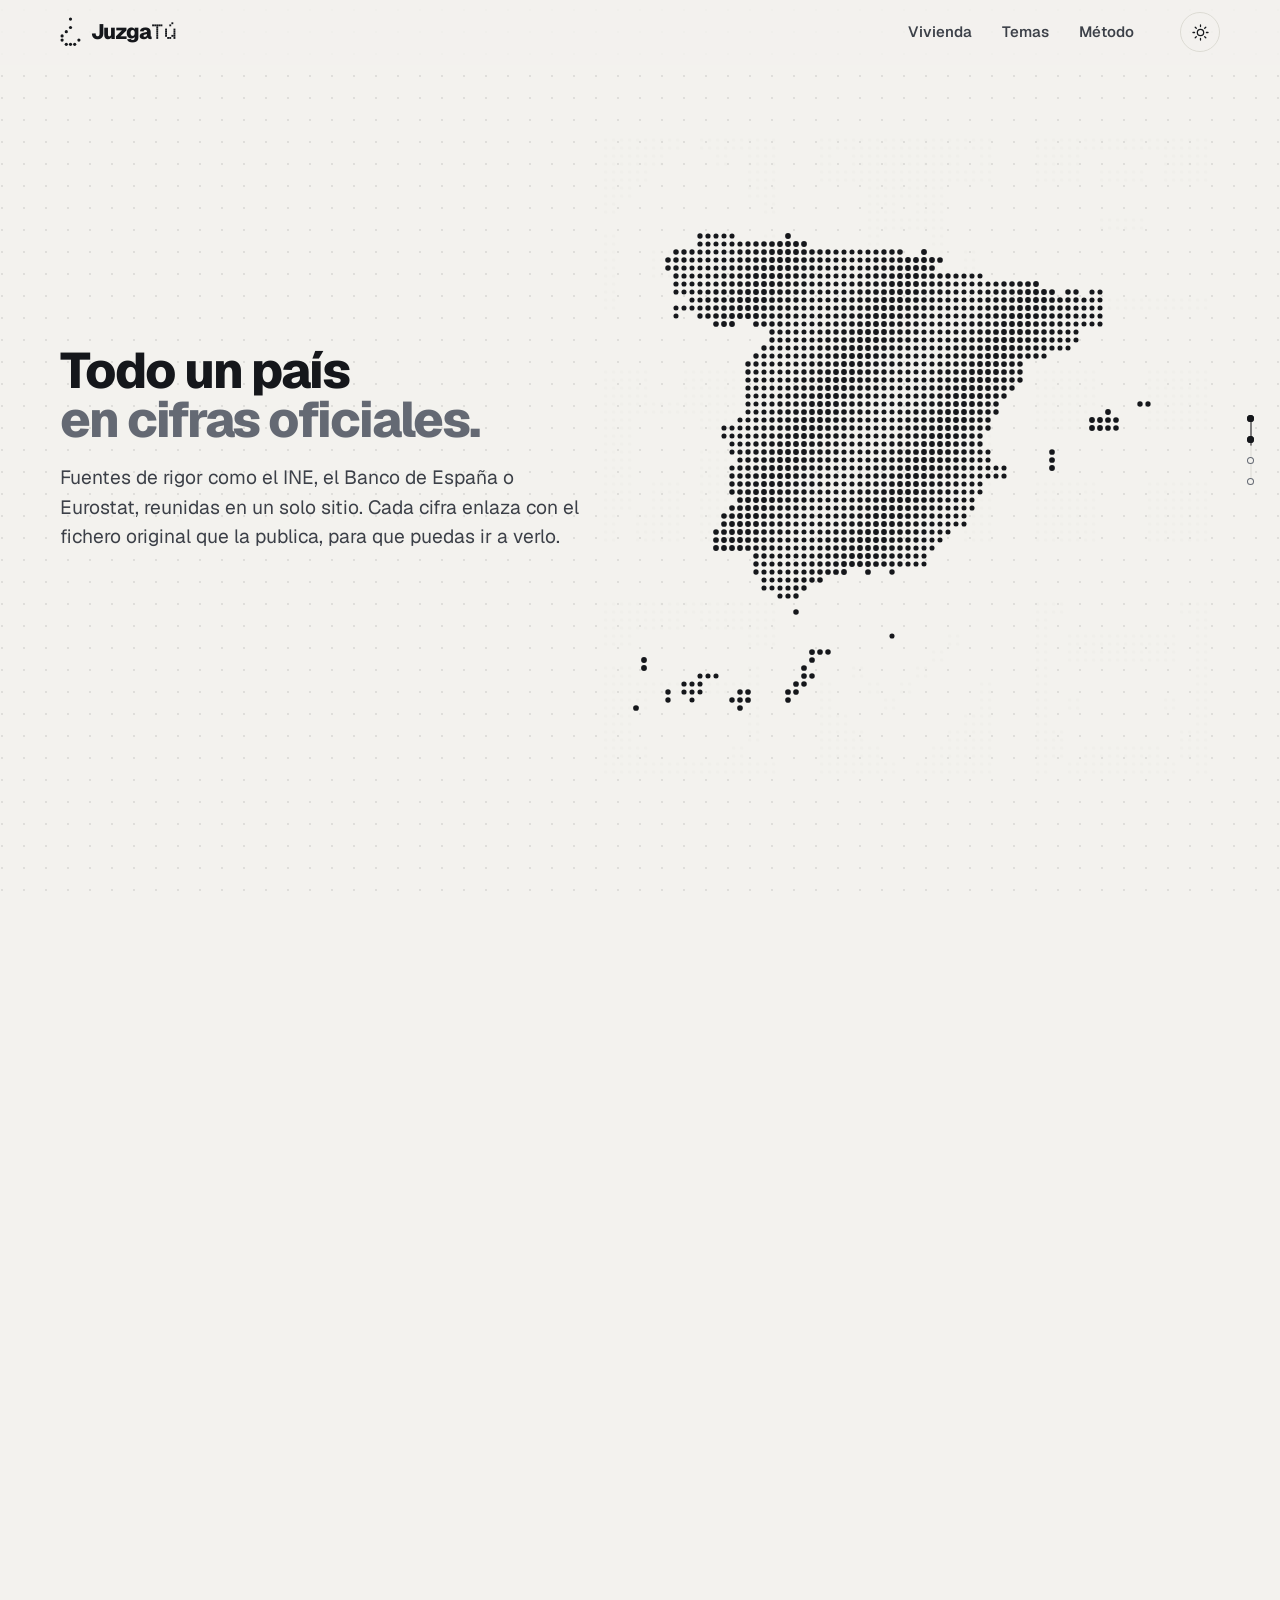
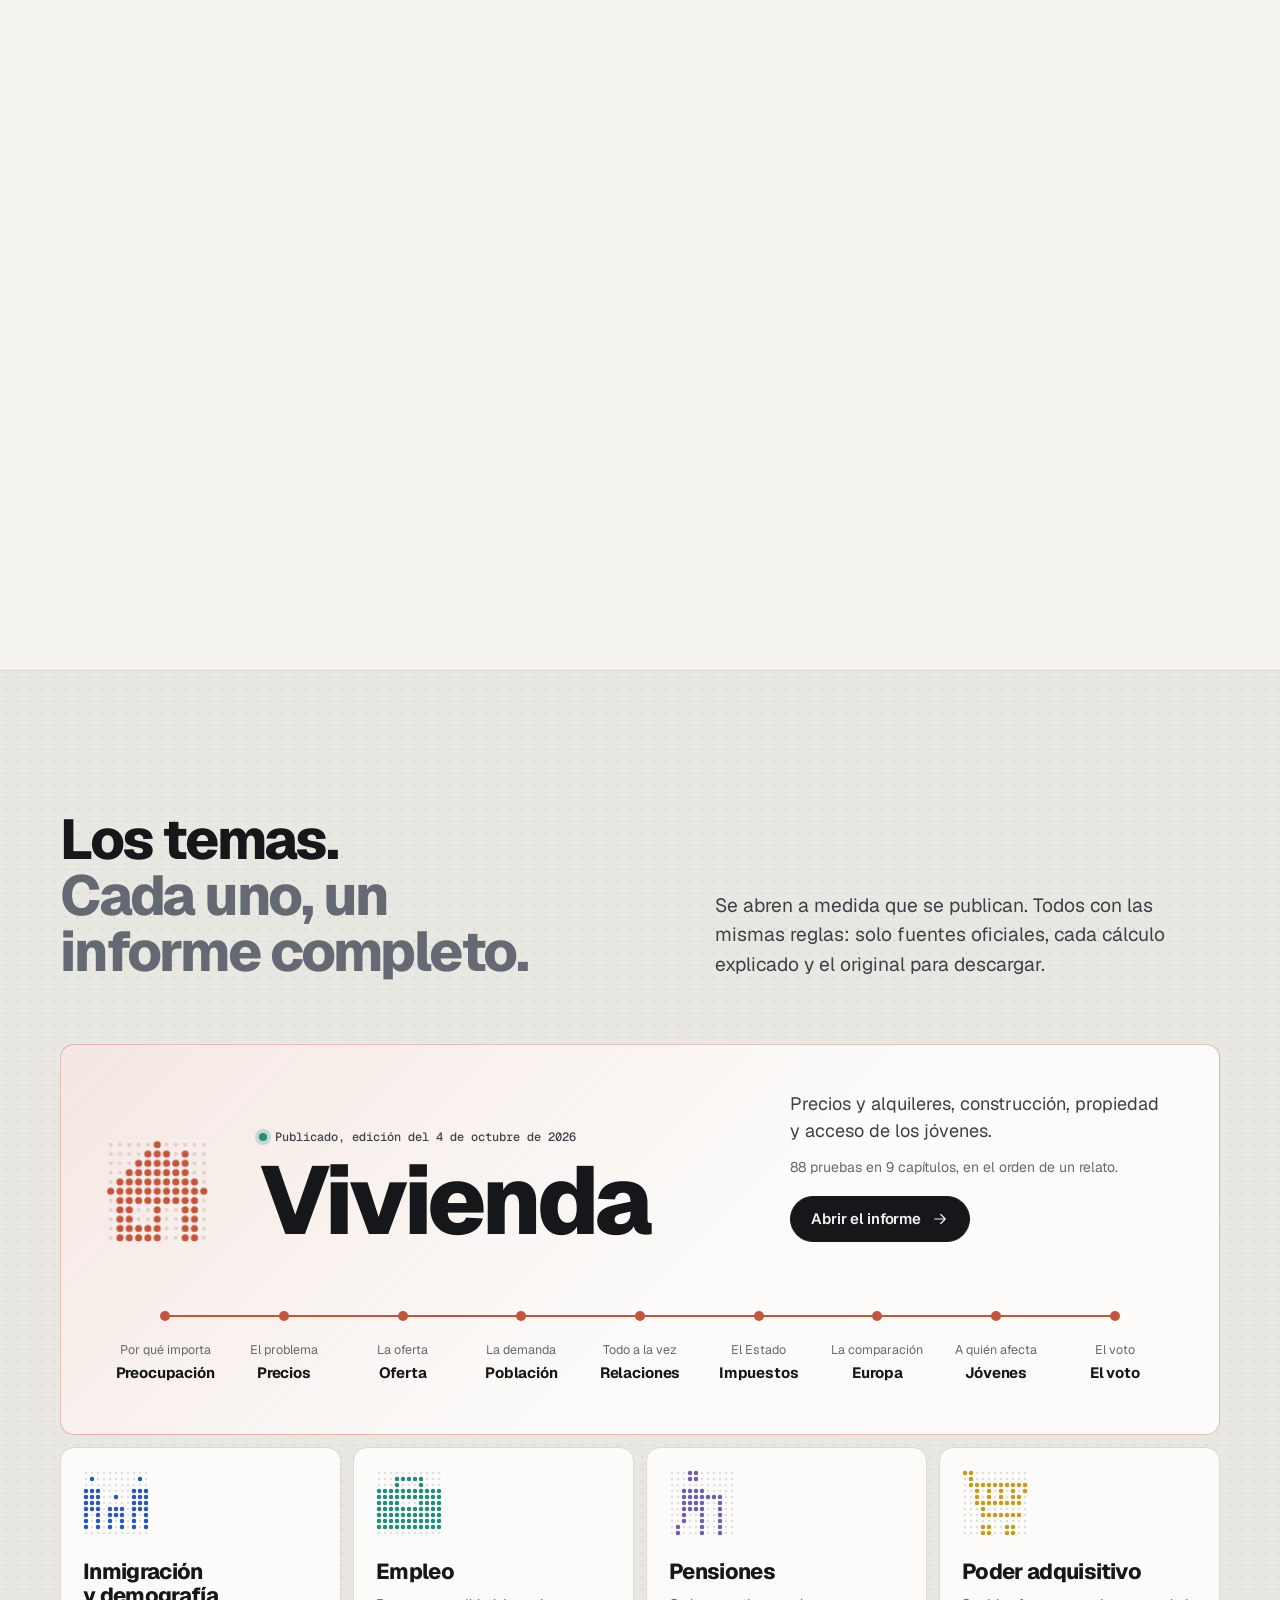
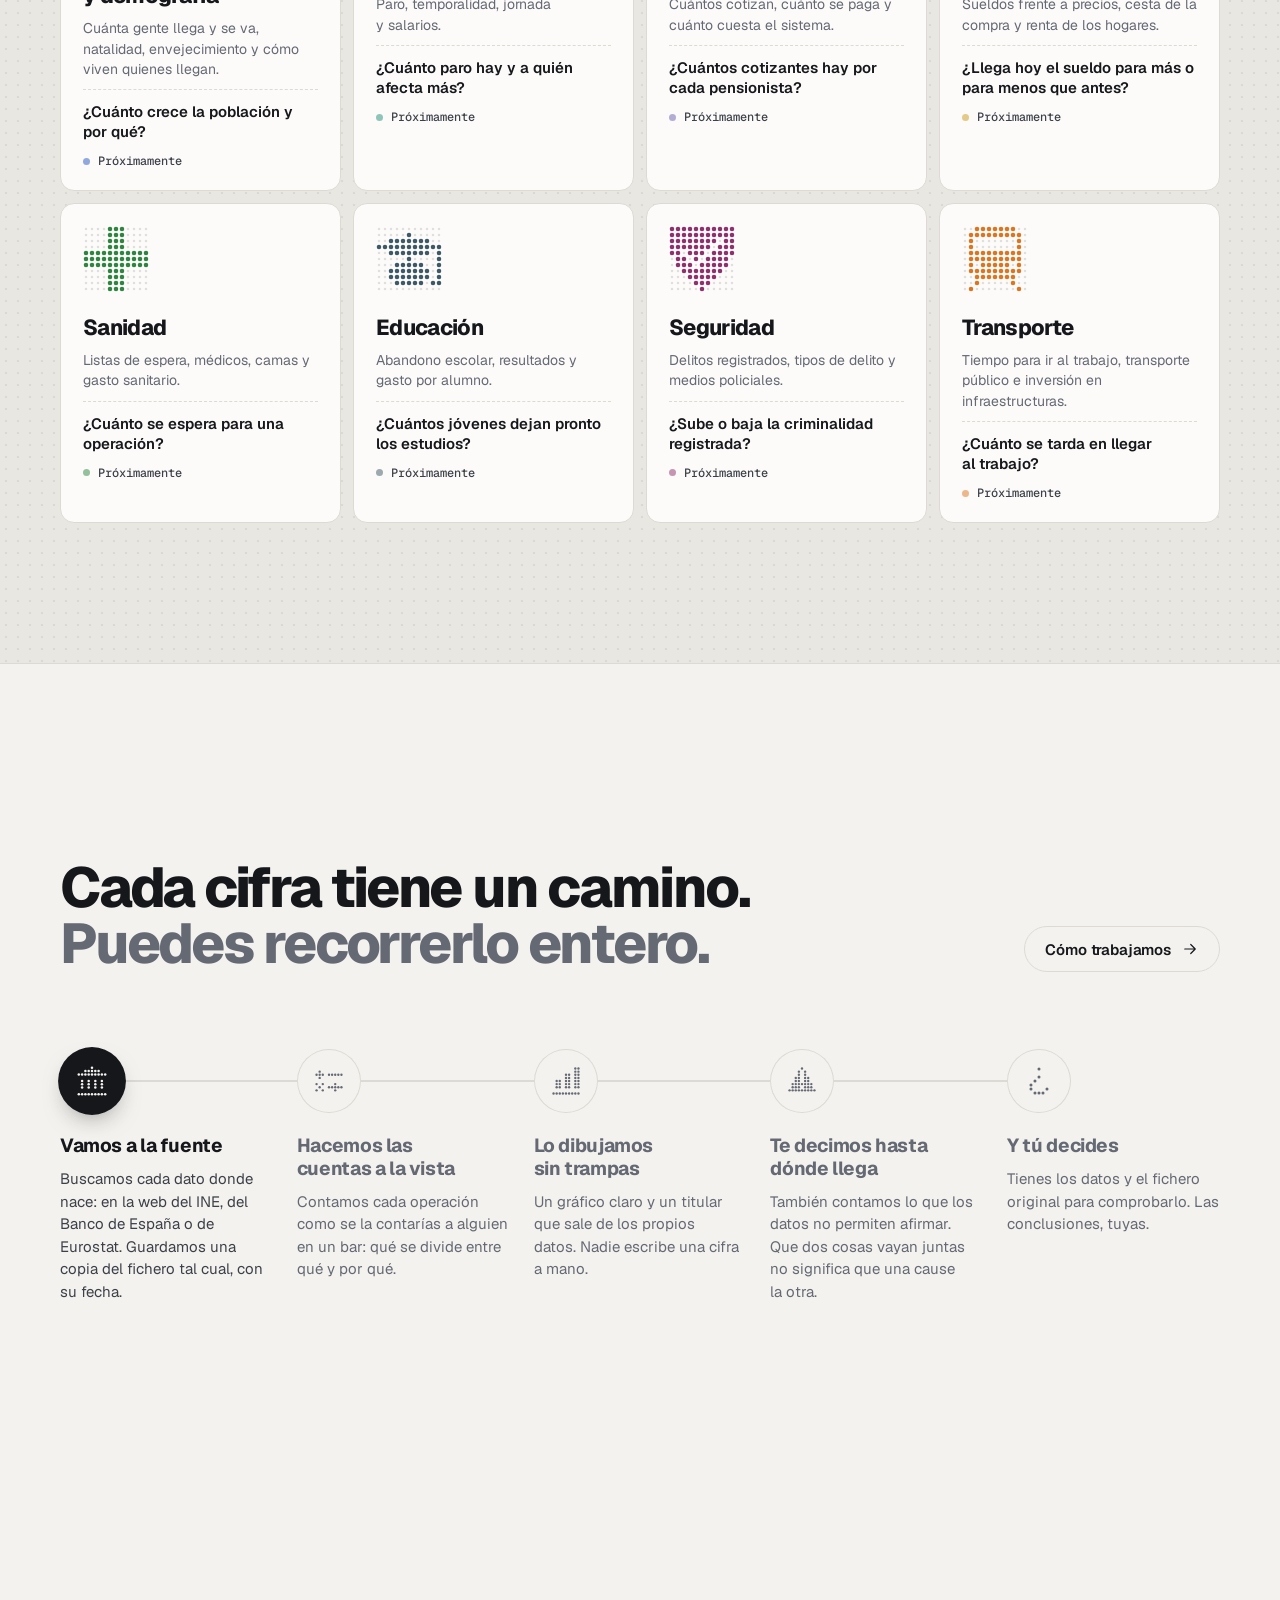
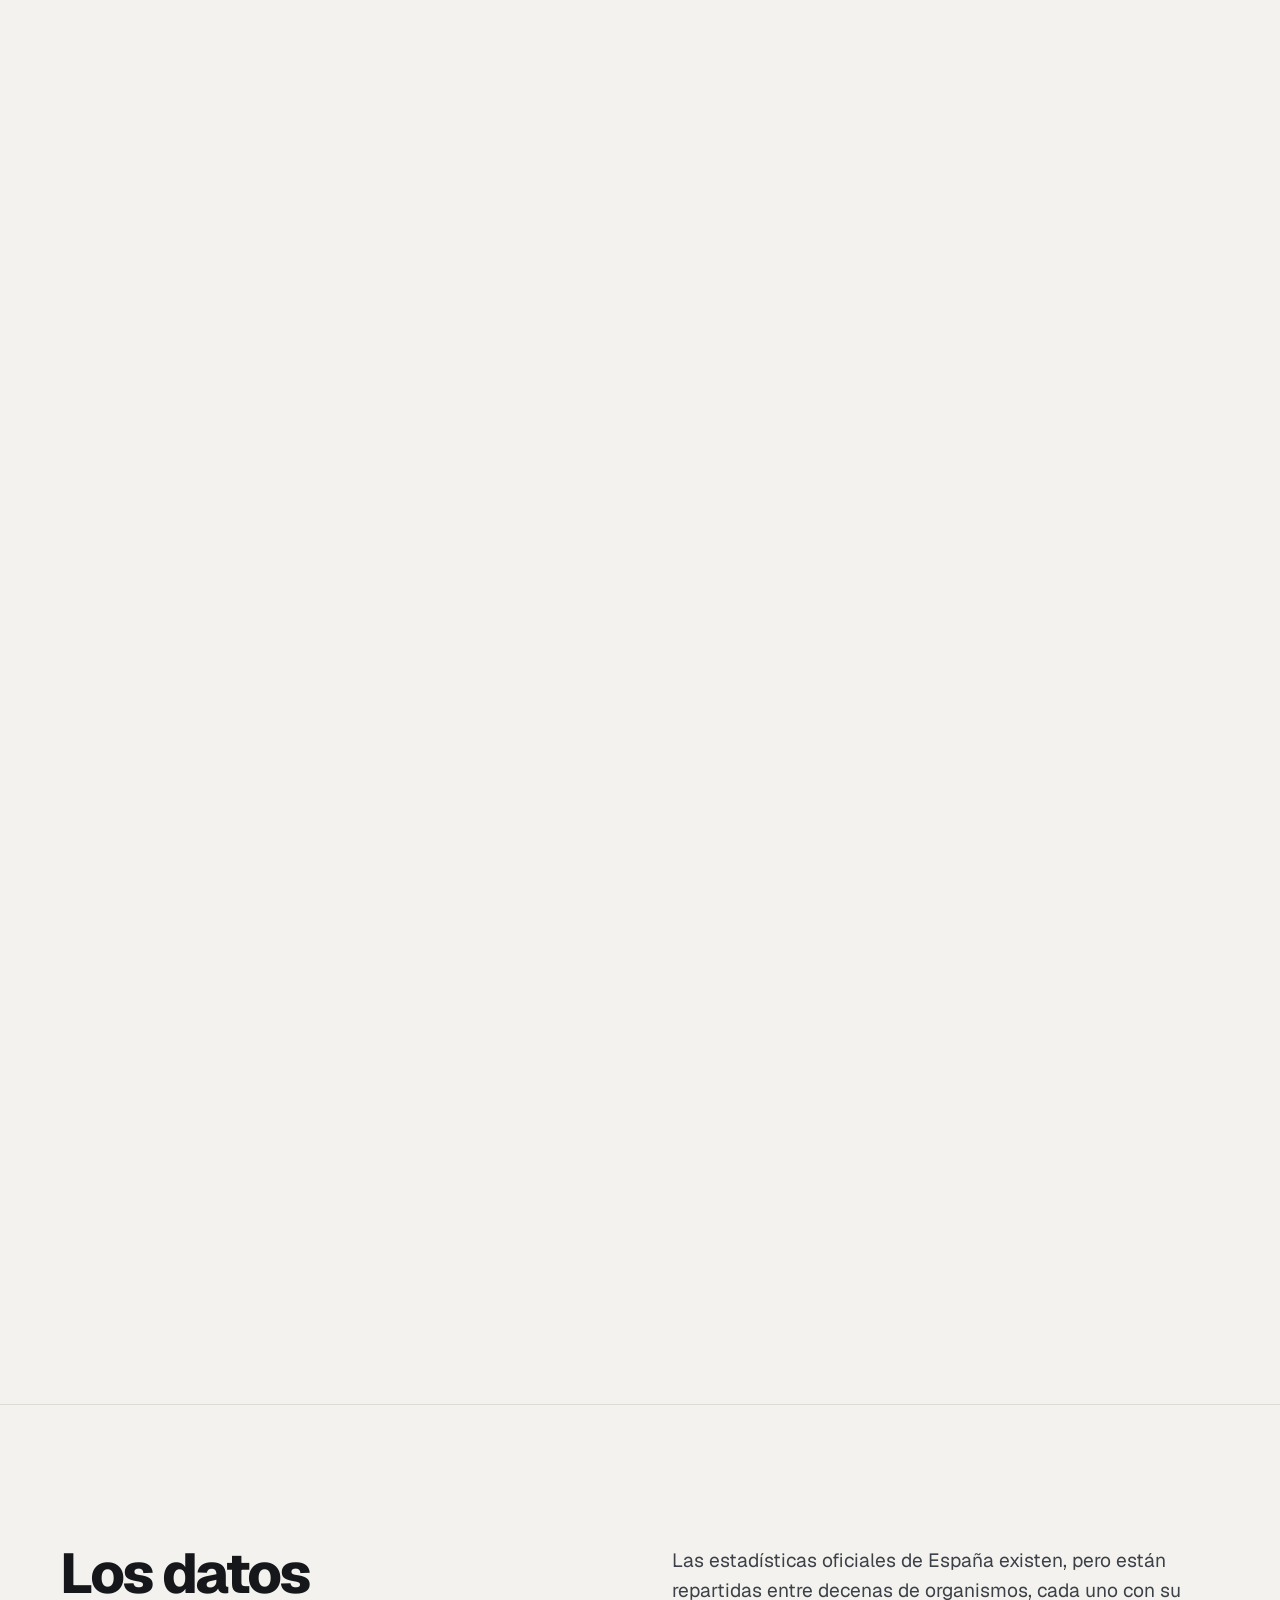
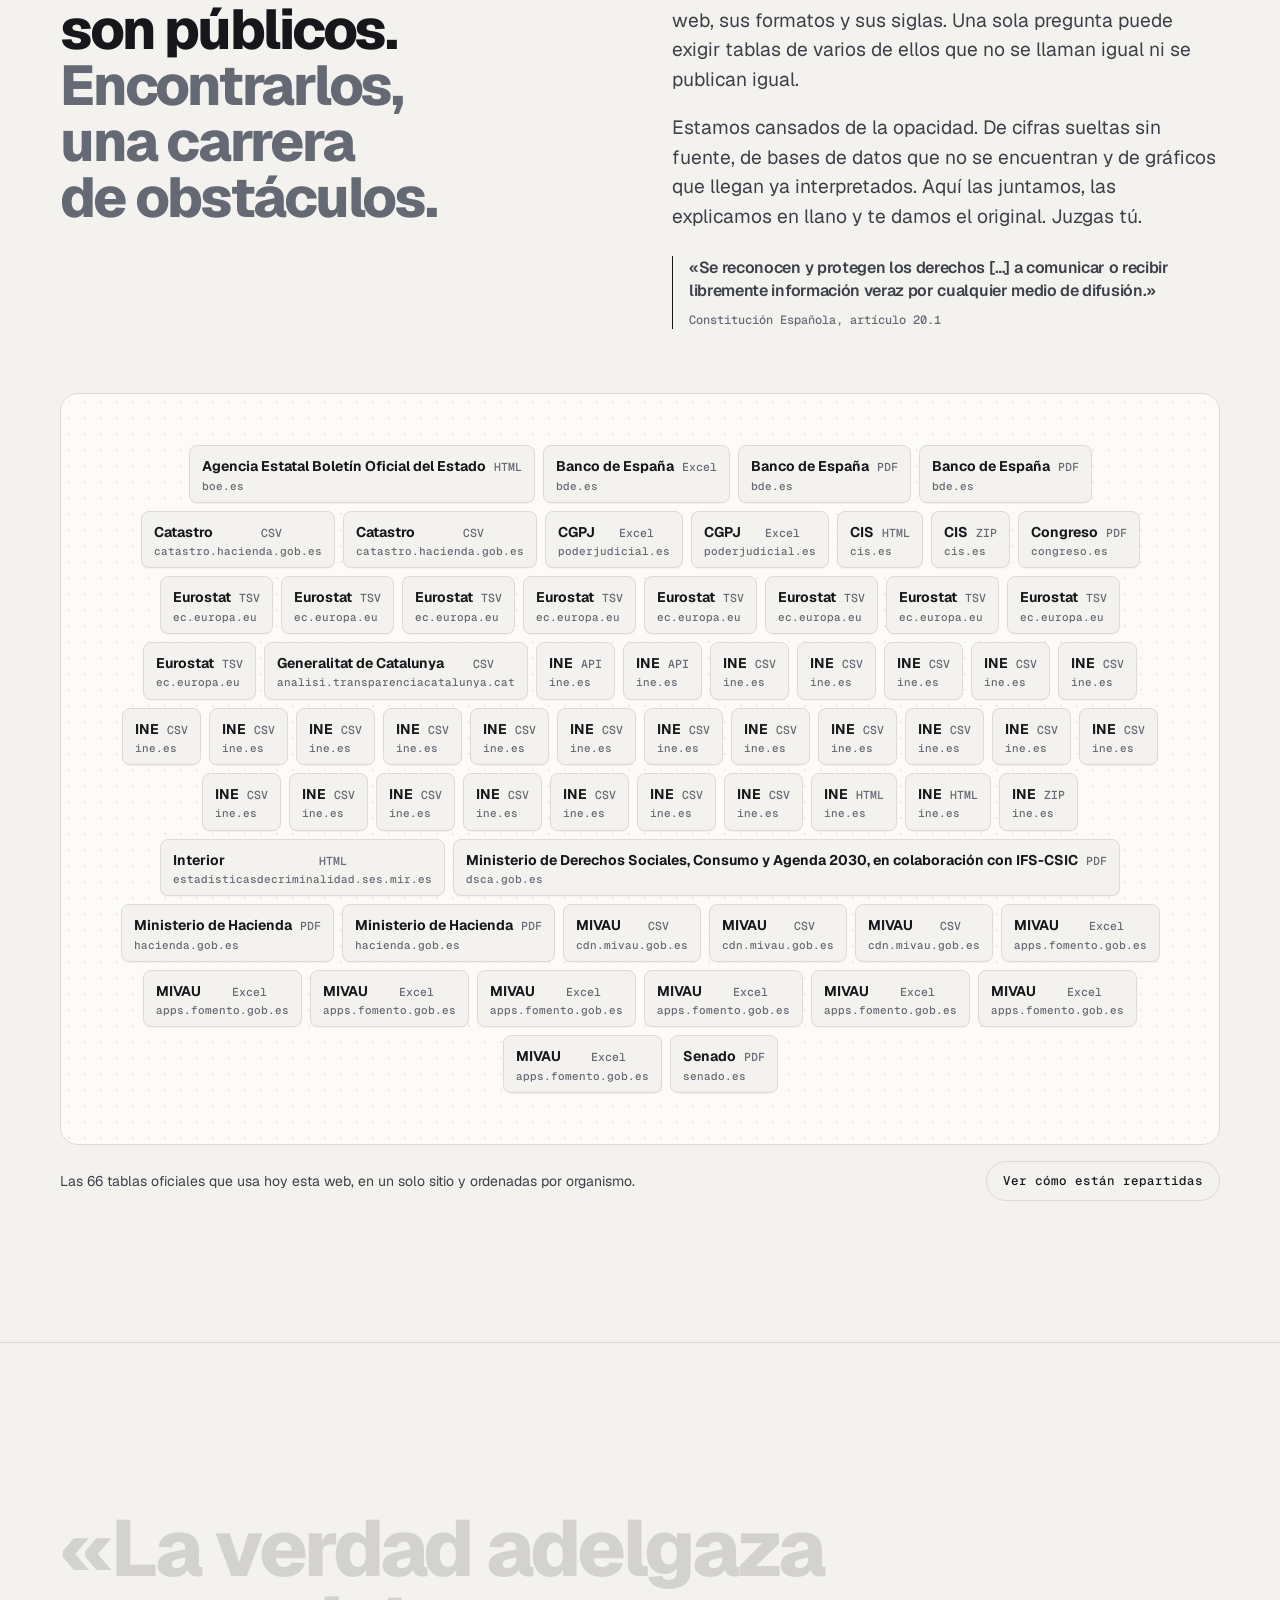
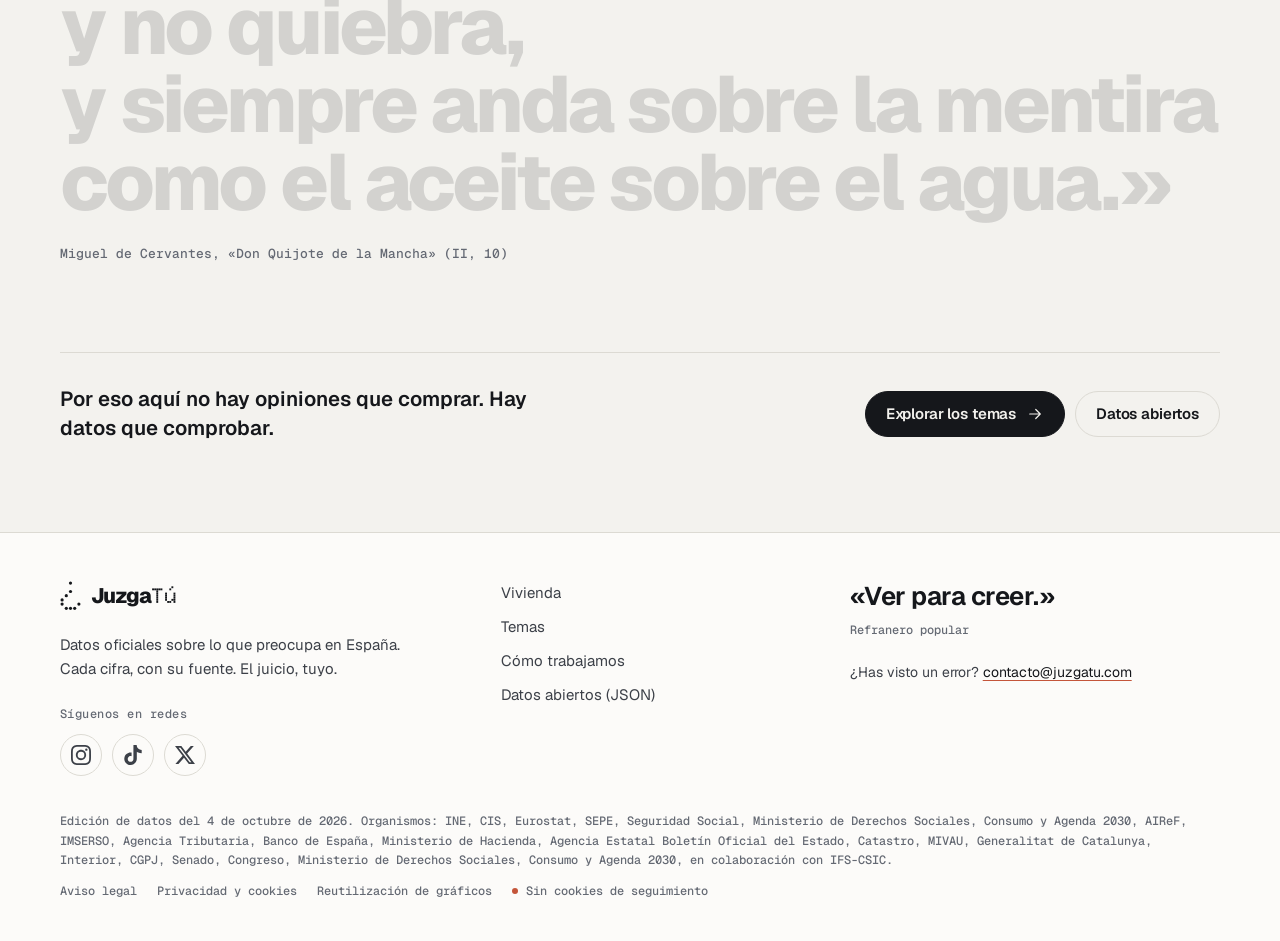
<file: index.html>
<!DOCTYPE html><html lang="es" class="astro-hkbrpulz"><head><meta charset="utf-8"><meta name="viewport" content="width=device-width, initial-scale=1, viewport-fit=cover"><title>JuzgaTú, datos oficiales de España con su fuente</title><meta name="description" content="Los datos oficiales sobre los temas que más preocupan en España: vivienda, inmigración, empleo, pensiones, sanidad, educación, seguridad y transporte. Gráficos claros y el fichero original de cada cifra."><link rel="canonical" href="https://juzgatu.com/"><meta property="og:type" content="website"><meta property="og:locale" content="es_ES"><meta property="og:site_name" content="JuzgaTú"><meta property="og:title" content="JuzgaTú, datos oficiales de España con su fuente"><meta property="og:description" content="Los datos oficiales sobre los temas que más preocupan en España: vivienda, inmigración, empleo, pensiones, sanidad, educación, seguridad y transporte. Gráficos claros y el fichero original de cada cifra."><meta property="og:url" content="https://juzgatu.com/"><meta property="og:image" content="https://juzgatu.com/compartir/juzgatu.jpg"><meta property="og:image:width" content="1200"><meta property="og:image:height" content="630"><meta property="og:image:alt" content="JuzgaTú, datos oficiales de España con su fuente"><meta name="twitter:card" content="summary_large_image"><link rel="sitemap" href="/sitemap.xml"><script type="application/ld+json">{"@context":"https://schema.org","@type":"WebSite","name":"JuzgaTú","url":"https://juzgatu.com/","inLanguage":"es-ES","description":"Datos oficiales de España con su fuente: gráficos claros y el fichero original de cada cifra.","publisher":{"@type":"Organization","name":"JuzgaTú","url":"https://juzgatu.com/","logo":"https://juzgatu.com/favicon.svg","sameAs":["https://www.instagram.com/juzgatu/","https://www.tiktok.com/@JuzgaTu","https://x.com/JuzgaTu"]}}</script><!-- Fondo del tema antes de cargar los estilos: el navegador nunca pinta su blanco por defecto al cambiar de página. --><meta name="color-scheme" content="light dark"><style>html{background:#f3f2ee}@media (prefers-color-scheme:dark){html:not([data-tema="claro"]){background:#111317}}html[data-tema="oscuro"]{background:#111317}</style><meta name="theme-color" media="(prefers-color-scheme: light)" content="#f3f2ee"><meta name="theme-color" media="(prefers-color-scheme: dark)" content="#111317"><!-- La primera pintura espera a tener el contenido principal: al cambiar de página no se ve una página a medias. --><link rel="expect" href="#contenido" blocking="render"><link rel="icon" href="/favicon.svg" type="image/svg+xml"><link rel="preload" href="/fuentes/geist.woff2" as="font" type="font/woff2" crossorigin><link rel="preload" href="/fuentes/doto-v2.woff2" as="font" type="font/woff2" crossorigin><!-- Tema antes de pintar, para que no haya destello. --><script>
      (() => {
        const r = document.documentElement;
        r.classList.add("js");
        try { const t = localStorage.getItem("juzgatu-tema"); if (t === "claro" || t === "oscuro") r.dataset.tema = t; } catch {}
        const m = matchMedia("(prefers-color-scheme: dark)");
        r.dataset.esquema = r.dataset.tema || (m.matches ? "oscuro" : "claro");
        // Volver a la misma página (p. ej. «Inicio» estando en la portada): la transición es solo un fundido, sin desplazamiento
        addEventListener("pagereveal", e => {
          try {
            const de = e.viewTransition && navigation.activation && navigation.activation.from;
            if (de && new URL(de.url).pathname === location.pathname) e.viewTransition.types.add("misma");
          } catch {}
        });
      })();
    </script><link rel="stylesheet" href="/_astro/Base.wthWQyot.css"><link rel="stylesheet" href="/_astro/index.QqpNznGr.css"><script type="module" src="/_astro/page.CMFgH77u.js"></script></head><body data-sitio="juzgatu.com" class="astro-hkbrpulz"><svg width="0" height="0" style="position:absolute" aria-hidden="true" focusable="false"><symbol id="i-flecha" viewBox="0 0 24 24"><path d="M5 12h14M13 6l6 6-6 6"/></symbol><symbol id="i-externo" viewBox="0 0 24 24"><path d="M14 5h5v5M19 5l-8 8M18 14v4a1 1 0 0 1-1 1H6a1 1 0 0 1-1-1V7a1 1 0 0 1 1-1h4"/></symbol><symbol id="i-lupa" viewBox="0 0 24 24"><circle cx="11" cy="11" r="6"/><path d="M20 20l-4.5-4.5"/></symbol><symbol id="i-tabla" viewBox="0 0 24 24"><rect x="4" y="5" width="16" height="14" rx="1.5"/><path d="M4 10h16M4 14.5h16M10 10v9"/></symbol><symbol id="i-descarga" viewBox="0 0 24 24"><path d="M12 4v11M7 10l5 5 5-5M5 19h14"/></symbol><symbol id="i-sol" viewBox="0 0 24 24"><circle cx="12" cy="12" r="4"/><path d="M12 2.5v2M12 19.5v2M2.5 12h2M19.5 12h2M5.3 5.3l1.4 1.4M17.3 17.3l1.4 1.4M5.3 18.7l1.4-1.4M17.3 6.7l1.4-1.4"/></symbol><symbol id="i-luna" viewBox="0 0 24 24"><path d="M19.5 14.5A8 8 0 0 1 9.5 4.5a8 8 0 1 0 10 10z"/></symbol><symbol id="i-cerrar" viewBox="0 0 24 24"><path d="M6 6l12 12M18 6L6 18"/></symbol><symbol id="i-imagen" viewBox="0 0 24 24"><rect x="4" y="5" width="16" height="14" rx="1.5"/><circle cx="9" cy="10" r="1.6"/><path d="M20 16l-4.5-4.5L7 19"/></symbol><symbol id="i-entender" viewBox="0 0 24 24"><path d="M9 18h6M10 21h4M12 3a6 6 0 0 0-3.5 10.9c.6.5 1 1.2 1 2.1V16h5v-.1c0-.9.4-1.6 1-2.1A6 6 0 0 0 12 3z"/></symbol><symbol id="i-verificado" viewBox="0 0 24 24"><path d="M12 3l7 3v5c0 4.5-3 8-7 10-4-2-7-5.5-7-10V6l7-3z"/><path d="M9 12l2.2 2.2L15.5 10"/></symbol><symbol id="i-copiar" viewBox="0 0 24 24"><rect x="8" y="8" width="11" height="11" rx="1.5"/><path d="M16 8V6a1 1 0 0 0-1-1H6a1 1 0 0 0-1 1v9a1 1 0 0 0 1 1h2"/></symbol></svg><a class="saltar astro-hkbrpulz" href="#contenido">Saltar al contenido</a><header class="cabecera astro-6y2w7637"><div class="envoltura fila astro-6y2w7637"><a class="marca astro-wrydisaj" href="/" aria-label="JuzgaTú, inicio"><svg class="puntos signo" viewBox="0 0 21 29.400000000000002" width="21" height="29.400000000000002" aria-hidden="true"><circle cx="10.5" cy="2.1" r="1.596" fill="var(--acento)" style="--i:2" class="on"></circle><circle cx="10.5" cy="10.5" r="1.596" fill="var(--acento)" style="--i:12" class="on"></circle><circle cx="6.300000000000001" cy="14.700000000000001" r="1.596" fill="var(--acento)" style="--i:16" class="on"></circle><circle cx="2.1" cy="18.900000000000002" r="1.596" fill="var(--acento)" style="--i:20" class="on"></circle><circle cx="2.1" cy="23.1" r="1.596" fill="var(--acento)" style="--i:25" class="on"></circle><circle cx="18.900000000000002" cy="23.1" r="1.596" fill="var(--acento)" style="--i:29" class="on"></circle><circle cx="6.300000000000001" cy="27.300000000000004" r="1.596" fill="var(--acento)" style="--i:31" class="on"></circle><circle cx="10.5" cy="27.300000000000004" r="1.596" fill="var(--acento)" style="--i:32" class="on"></circle><circle cx="14.700000000000001" cy="27.300000000000004" r="1.596" fill="var(--acento)" style="--i:33" class="on"></circle></svg><span class="nombre astro-wrydisaj">Juzga<b class="astro-wrydisaj">Tú</b></span></a><nav aria-label="Principal" class="astro-6y2w7637"><a href="/vivienda/" class="astro-6y2w7637">Vivienda</a><a href="/#temas" class="astro-6y2w7637">Temas</a><a href="/metodo/" class="astro-6y2w7637">Método</a></nav><button class="tema astro-6y2w7637" type="button" data-tema-boton aria-label="Cambiar entre tema claro y oscuro"><svg class="ico sol" aria-hidden="true"><use href="#i-sol"></use></svg><svg class="ico luna" aria-hidden="true"><use href="#i-luna"></use></svg></button></div></header><main id="contenido" class="astro-hkbrpulz"><section class="relato astro-lcdefpme" data-constelacion data-colores="teja,cobalto,triana,alhucema,albero,farmacia,pizarra,nazareno,butano" data-mapa="[[312,221],[327,221],[334,221],[293,228],[300,228],[308,228],[315,228],[323,228],[331,228],[338,228],[289,234],[296,234],[304,234],[312,234],[319,234],[327,234],[334,234],[285,241],[293,241],[300,241],[308,241],[315,241],[323,241],[331,241],[338,241],[346,241],[289,247],[296,247],[304,247],[312,247],[319,247],[327,247],[334,247],[342,247],[350,247],[293,254],[300,254],[308,254],[315,254],[323,254],[331,254],[289,261],[296,261],[304,261],[312,261],[319,261],[327,261],[300,267],[308,267],[315,267],[323,267],[331,267],[304,274],[300,280],[372,247],[380,247],[388,247],[395,247],[353,254],[361,254],[369,254],[376,254],[384,254],[357,261],[365,261],[372,261],[353,267],[361,267],[369,267],[357,274],[365,274],[353,280],[361,280],[357,287],[308,293],[304,300],[312,300],[308,307],[315,307],[296,313],[304,313],[312,313],[319,313],[327,313],[293,320],[300,320],[308,320],[315,320],[323,320],[281,326],[289,326],[296,326],[304,326],[312,326],[319,326],[285,333],[293,333],[300,333],[308,333],[315,333],[281,340],[289,340],[296,340],[304,340],[312,340],[285,346],[201,135],[205,142],[213,142],[201,149],[209,149],[217,149],[198,155],[205,155],[213,155],[220,155],[194,162],[201,162],[209,162],[217,162],[224,162],[182,168],[190,168],[198,168],[205,168],[213,168],[220,168],[228,168],[179,175],[186,175],[194,175],[201,175],[209,175],[217,175],[198,182],[205,182],[129,221],[137,221],[205,221],[213,221],[125,228],[133,228],[141,228],[194,228],[201,228],[209,228],[137,234],[144,234],[152,234],[160,234],[167,234],[175,234],[182,234],[190,234],[198,234],[205,234],[133,241],[141,241],[148,241],[156,241],[163,241],[171,241],[179,241],[186,241],[194,241],[201,241],[122,247],[129,247],[137,247],[144,247],[152,247],[160,247],[167,247],[175,247],[182,247],[190,247],[198,247],[125,254],[133,254],[141,254],[148,254],[156,254],[163,254],[171,254],[179,254],[186,254],[194,254],[122,261],[129,261],[137,261],[144,261],[152,261],[160,261],[167,261],[175,261],[182,261],[125,267],[133,267],[141,267],[148,267],[156,267],[163,267],[171,267],[179,267],[137,274],[144,274],[152,274],[160,274],[167,274],[175,274],[182,274],[148,280],[156,280],[163,280],[532,182],[540,182],[498,188],[486,195],[494,195],[502,195],[509,195],[483,201],[490,201],[498,201],[505,201],[479,208],[494,208],[502,208],[445,228],[441,234],[441,247],[448,76],[445,83],[452,83],[460,83],[448,89],[456,89],[464,89],[445,96],[452,96],[460,96],[441,103],[448,103],[456,103],[464,103],[471,103],[479,103],[437,109],[445,109],[452,109],[460,109],[467,109],[441,116],[448,116],[456,116],[464,116],[445,122],[452,122],[460,122],[247,43],[255,43],[262,43],[270,43],[243,50],[251,50],[258,50],[266,50],[274,50],[255,57],[262,57],[270,57],[236,63],[243,63],[251,63],[258,63],[266,63],[274,63],[289,63],[232,70],[239,70],[247,70],[255,70],[262,70],[270,70],[236,76],[243,76],[251,76],[258,76],[266,76],[274,76],[239,83],[247,83],[255,83],[262,83],[270,83],[243,89],[251,89],[258,89],[266,89],[274,89],[247,96],[255,96],[262,96],[270,96],[277,96],[243,103],[251,103],[258,103],[266,103],[247,109],[255,109],[262,109],[251,116],[160,168],[148,175],[156,175],[163,175],[137,182],[144,182],[152,182],[160,182],[167,182],[175,182],[182,182],[190,182],[141,188],[148,188],[156,188],[163,188],[171,188],[179,188],[186,188],[137,195],[144,195],[152,195],[160,195],[167,195],[175,195],[182,195],[133,201],[141,201],[148,201],[156,201],[163,201],[171,201],[179,201],[186,201],[114,208],[122,208],[129,208],[137,208],[144,208],[152,208],[160,208],[167,208],[175,208],[182,208],[190,208],[125,214],[133,214],[141,214],[148,214],[156,214],[163,214],[171,214],[179,214],[186,214],[194,214],[122,221],[144,221],[152,221],[160,221],[167,221],[175,221],[182,221],[190,221],[198,221],[148,228],[156,228],[163,228],[171,228],[179,228],[186,228],[152,340],[160,340],[167,340],[175,340],[182,340],[148,346],[156,346],[163,346],[171,346],[179,346],[186,346],[160,353],[167,353],[175,353],[182,353],[156,359],[163,359],[171,359],[179,359],[186,359],[160,366],[167,366],[175,366],[182,366],[190,366],[171,372],[179,372],[186,372],[380,155],[388,155],[395,155],[376,162],[384,162],[391,162],[399,162],[380,168],[388,168],[395,168],[376,175],[384,175],[391,175],[372,182],[380,182],[388,182],[361,188],[369,188],[376,188],[384,188],[365,195],[372,195],[380,195],[209,214],[224,214],[220,221],[228,221],[236,221],[266,221],[274,221],[217,228],[224,228],[232,228],[239,228],[247,228],[255,228],[262,228],[270,228],[277,228],[285,228],[213,234],[220,234],[228,234],[236,234],[243,234],[251,234],[258,234],[266,234],[274,234],[281,234],[209,241],[217,241],[224,241],[232,241],[239,241],[247,241],[255,241],[262,241],[270,241],[277,241],[205,247],[213,247],[220,247],[228,247],[236,247],[243,247],[251,247],[258,247],[266,247],[274,247],[281,247],[209,254],[217,254],[224,254],[232,254],[239,254],[247,254],[255,254],[262,254],[270,254],[277,254],[285,254],[220,261],[228,261],[236,261],[243,261],[251,261],[258,261],[266,261],[274,261],[281,261],[239,267],[201,254],[190,261],[198,261],[205,261],[213,261],[186,267],[194,267],[201,267],[209,267],[217,267],[224,267],[190,274],[198,274],[205,274],[213,274],[220,274],[228,274],[186,280],[194,280],[201,280],[209,280],[217,280],[224,280],[232,280],[190,287],[198,287],[205,287],[213,287],[220,287],[228,287],[194,293],[201,293],[209,293],[217,293],[224,293],[190,300],[205,300],[213,300],[220,300],[228,300],[209,307],[217,307],[224,307],[232,307],[213,313],[220,313],[228,313],[236,313],[217,320],[224,320],[106,10],[95,17],[103,17],[110,17],[91,24],[99,24],[106,24],[72,30],[80,30],[87,30],[95,30],[103,30],[61,37],[68,37],[76,37],[84,37],[91,37],[99,37],[57,43],[65,43],[72,43],[80,43],[87,43],[95,43],[103,43],[68,50],[76,50],[84,50],[91,50],[99,50],[65,57],[72,57],[308,162],[315,162],[296,168],[304,168],[312,168],[285,175],[293,175],[300,175],[308,175],[315,175],[323,175],[289,182],[296,182],[304,182],[312,182],[319,182],[327,182],[277,188],[285,188],[293,188],[300,188],[308,188],[315,188],[323,188],[331,188],[274,195],[281,195],[289,195],[296,195],[304,195],[312,195],[319,195],[327,195],[334,195],[342,195],[277,201],[285,201],[293,201],[300,201],[308,201],[315,201],[323,201],[331,201],[338,201],[281,208],[289,208],[296,208],[304,208],[312,208],[319,208],[327,208],[285,214],[293,214],[300,214],[308,214],[315,214],[323,214],[331,214],[281,221],[289,221],[296,221],[304,221],[319,221],[460,70],[467,70],[483,70],[490,70],[456,76],[464,76],[471,76],[479,76],[486,76],[467,83],[475,83],[483,83],[490,83],[471,89],[479,89],[486,89],[494,89],[467,96],[475,96],[483,96],[490,96],[296,287],[304,287],[285,293],[293,293],[300,293],[281,300],[289,300],[296,300],[270,307],[277,307],[285,307],[293,307],[300,307],[251,313],[258,313],[266,313],[274,313],[281,313],[289,313],[232,320],[239,320],[247,320],[255,320],[262,320],[270,320],[277,320],[285,320],[228,326],[236,326],[243,326],[251,326],[258,326],[266,326],[274,326],[232,333],[239,333],[247,333],[255,333],[262,333],[270,333],[277,333],[243,340],[251,340],[258,340],[266,340],[274,340],[262,346],[262,135],[270,135],[277,135],[285,135],[293,135],[266,142],[274,142],[281,142],[289,142],[296,142],[304,142],[312,142],[319,142],[262,149],[270,149],[277,149],[285,149],[293,149],[300,149],[308,149],[315,149],[323,149],[266,155],[274,155],[281,155],[289,155],[296,155],[304,155],[312,155],[319,155],[327,155],[270,162],[277,162],[285,162],[293,162],[300,162],[323,162],[274,168],[281,168],[289,168],[319,168],[277,175],[281,182],[315,30],[296,37],[304,37],[312,37],[293,43],[300,43],[308,43],[133,280],[141,280],[122,287],[129,287],[137,287],[144,287],[152,287],[118,293],[125,293],[133,293],[141,293],[148,293],[156,293],[114,300],[122,300],[129,300],[137,300],[110,307],[118,307],[125,307],[133,307],[141,307],[148,307],[114,313],[122,313],[129,313],[137,313],[144,313],[110,320],[118,320],[125,320],[133,320],[141,320],[148,320],[137,326],[144,326],[148,333],[353,57],[361,57],[369,57],[376,57],[350,63],[357,63],[365,63],[372,63],[380,63],[388,63],[395,63],[403,63],[353,70],[361,70],[369,70],[376,70],[384,70],[391,70],[399,70],[407,70],[357,76],[365,76],[372,76],[380,76],[388,76],[395,76],[403,76],[361,83],[369,83],[376,83],[384,83],[391,83],[399,83],[407,83],[357,89],[365,89],[372,89],[380,89],[388,89],[395,89],[403,89],[361,96],[369,96],[376,96],[384,96],[391,96],[399,96],[372,103],[380,103],[388,103],[395,103],[376,109],[384,109],[391,109],[380,116],[388,116],[395,116],[232,267],[247,267],[255,267],[262,267],[270,267],[277,267],[285,267],[293,267],[236,274],[243,274],[251,274],[258,274],[266,274],[274,274],[281,274],[289,274],[296,274],[239,280],[247,280],[255,280],[262,280],[270,280],[277,280],[285,280],[293,280],[236,287],[243,287],[251,287],[258,287],[266,287],[274,287],[281,287],[289,287],[232,293],[239,293],[247,293],[255,293],[262,293],[270,293],[277,293],[236,300],[243,300],[251,300],[258,300],[266,300],[274,300],[239,307],[247,307],[255,307],[262,307],[243,313],[171,43],[194,43],[201,43],[209,43],[152,50],[160,50],[167,50],[175,50],[182,50],[190,50],[198,50],[205,50],[141,57],[148,57],[156,57],[163,57],[171,57],[179,57],[186,57],[194,57],[201,57],[209,57],[137,63],[144,63],[152,63],[160,63],[167,63],[175,63],[182,63],[190,63],[198,63],[205,63],[148,70],[156,70],[163,70],[171,70],[179,70],[186,70],[194,70],[201,70],[209,70],[144,76],[152,76],[160,76],[167,76],[175,76],[182,76],[190,76],[198,76],[205,76],[148,83],[156,83],[163,83],[171,83],[179,83],[186,83],[190,89],[407,57],[414,57],[422,57],[410,63],[418,63],[426,63],[414,70],[422,70],[429,70],[437,70],[445,70],[410,76],[418,76],[426,76],[433,76],[441,76],[414,83],[422,83],[429,83],[437,83],[410,89],[418,89],[426,89],[433,89],[441,89],[407,96],[414,96],[422,96],[429,96],[437,96],[403,103],[410,103],[418,103],[426,103],[433,103],[399,109],[407,109],[414,109],[422,109],[429,109],[403,116],[410,116],[418,116],[399,122],[407,122],[277,70],[285,70],[281,76],[289,76],[296,76],[304,76],[277,83],[285,83],[293,83],[300,83],[308,83],[315,83],[281,89],[289,89],[304,89],[312,89],[308,96],[315,96],[114,10],[118,17],[125,17],[114,24],[122,24],[129,24],[110,30],[118,30],[125,30],[133,30],[106,37],[114,37],[122,37],[129,37],[137,37],[110,43],[118,43],[125,43],[133,43],[106,50],[114,50],[122,50],[129,50],[137,50],[110,57],[118,57],[125,57],[133,57],[106,63],[114,63],[122,63],[129,63],[110,70],[118,70],[125,70],[251,142],[258,142],[247,149],[255,149],[243,155],[251,155],[258,155],[232,162],[239,162],[247,162],[255,162],[262,162],[236,168],[243,168],[251,168],[258,168],[266,168],[224,175],[232,175],[239,175],[247,175],[255,175],[262,175],[270,175],[251,182],[258,182],[266,182],[274,182],[255,188],[262,188],[205,326],[213,326],[220,326],[201,333],[209,333],[217,333],[224,333],[190,340],[198,340],[205,340],[213,340],[220,340],[228,340],[236,340],[194,346],[201,346],[209,346],[217,346],[224,346],[232,346],[190,353],[198,353],[205,353],[213,353],[194,359],[338,254],[346,254],[334,261],[342,261],[350,261],[338,267],[346,267],[312,274],[319,274],[327,274],[334,274],[342,274],[350,274],[308,280],[315,280],[323,280],[331,280],[338,280],[346,280],[312,287],[319,287],[327,287],[334,287],[342,287],[350,287],[315,293],[323,293],[331,293],[338,293],[346,293],[353,293],[319,300],[327,300],[334,300],[342,300],[350,300],[357,300],[323,307],[331,307],[338,307],[319,37],[327,37],[315,43],[323,43],[304,50],[312,50],[319,50],[327,50],[334,50],[342,50],[350,50],[308,57],[315,57],[323,57],[331,57],[338,57],[346,57],[304,63],[312,63],[319,63],[327,63],[334,63],[300,70],[308,70],[315,70],[323,70],[331,70],[312,76],[319,76],[327,76],[334,76],[323,83],[331,83],[319,89],[327,89],[323,96],[331,96],[95,70],[103,70],[133,70],[141,70],[91,76],[99,76],[106,76],[114,76],[122,76],[129,76],[137,76],[95,83],[103,83],[110,83],[118,83],[125,83],[133,83],[99,89],[106,89],[114,89],[122,89],[129,89],[95,96],[110,96],[118,96],[125,96],[179,17],[137,24],[144,24],[152,24],[160,24],[167,24],[175,24],[182,24],[190,24],[198,24],[141,30],[148,30],[156,30],[163,30],[171,30],[179,30],[186,30],[194,30],[201,30],[209,30],[217,30],[144,37],[152,37],[160,37],[167,37],[175,37],[182,37],[190,37],[198,37],[205,37],[213,37],[141,43],[148,43],[156,43],[163,43],[179,43],[186,43],[144,50],[213,50],[220,50],[228,50],[217,57],[224,57],[232,57],[213,63],[220,63],[228,63],[217,70],[224,70],[213,76],[220,76],[228,76],[209,83],[217,83],[224,83],[232,83],[213,89],[220,89],[228,89],[236,89],[209,96],[217,96],[224,96],[232,96],[239,96],[213,103],[220,103],[228,103],[236,103],[80,57],[87,57],[95,57],[103,57],[76,63],[84,63],[91,63],[99,63],[72,70],[80,70],[87,70],[84,76],[72,83],[80,83],[87,83],[68,89],[152,129],[148,135],[156,135],[163,135],[171,135],[179,135],[186,135],[137,142],[144,142],[152,142],[160,142],[167,142],[175,142],[182,142],[190,142],[198,142],[141,149],[148,149],[156,149],[163,149],[171,149],[179,149],[186,149],[194,149],[144,155],[152,155],[160,155],[167,155],[175,155],[182,155],[190,155],[141,162],[148,162],[156,162],[163,162],[171,162],[179,162],[186,162],[144,168],[152,168],[167,168],[175,168],[141,175],[171,175],[224,30],[232,30],[239,30],[247,30],[255,30],[262,30],[270,30],[220,37],[228,37],[236,37],[243,37],[251,37],[258,37],[266,37],[217,43],[224,43],[232,43],[239,43],[236,50],[239,57],[247,57],[243,116],[232,122],[239,122],[247,122],[255,122],[262,122],[220,129],[228,129],[236,129],[243,129],[251,129],[258,129],[266,129],[217,135],[224,135],[232,135],[239,135],[247,135],[255,135],[220,142],[228,142],[236,142],[243,142],[224,149],[232,149],[239,149],[228,155],[236,155],[171,280],[179,280],[160,287],[167,287],[175,287],[182,287],[163,293],[171,293],[179,293],[186,293],[144,300],[152,300],[160,300],[167,300],[175,300],[182,300],[198,300],[156,307],[163,307],[171,307],[179,307],[186,307],[194,307],[201,307],[152,313],[160,313],[167,313],[175,313],[182,313],[190,313],[198,313],[205,313],[156,320],[163,320],[171,320],[179,320],[186,320],[194,320],[201,320],[209,320],[152,326],[160,326],[167,326],[175,326],[182,326],[190,326],[198,326],[156,333],[163,333],[171,333],[179,333],[186,333],[194,333],[296,89],[285,96],[293,96],[300,96],[274,103],[281,103],[289,103],[296,103],[304,103],[312,103],[270,109],[277,109],[285,109],[293,109],[300,109],[308,109],[315,109],[258,116],[266,116],[274,116],[281,116],[289,116],[296,116],[304,116],[312,116],[270,122],[277,122],[285,122],[293,122],[300,122],[308,122],[274,129],[281,129],[289,129],[296,129],[304,129],[300,135],[308,135],[426,116],[433,116],[414,122],[422,122],[429,122],[437,122],[403,129],[410,129],[418,129],[426,129],[433,129],[399,135],[407,135],[414,135],[422,135],[395,142],[403,142],[410,142],[399,149],[407,149],[403,155],[410,155],[346,135],[361,135],[369,135],[376,135],[384,135],[334,142],[342,142],[350,142],[357,142],[365,142],[372,142],[380,142],[388,142],[331,149],[338,149],[346,149],[353,149],[361,149],[369,149],[376,149],[384,149],[391,149],[334,155],[342,155],[350,155],[357,155],[365,155],[372,155],[331,162],[338,162],[346,162],[353,162],[361,162],[369,162],[327,168],[334,168],[342,168],[350,168],[357,168],[365,168],[372,168],[331,175],[338,175],[346,175],[353,175],[361,175],[369,175],[334,182],[342,182],[350,182],[357,182],[365,182],[346,188],[353,188],[357,195],[213,182],[220,182],[228,182],[236,182],[243,182],[194,188],[201,188],[209,188],[217,188],[224,188],[232,188],[239,188],[247,188],[270,188],[190,195],[198,195],[205,195],[213,195],[220,195],[228,195],[236,195],[243,195],[251,195],[258,195],[266,195],[194,201],[201,201],[209,201],[217,201],[224,201],[232,201],[239,201],[247,201],[255,201],[262,201],[270,201],[198,208],[205,208],[213,208],[220,208],[228,208],[236,208],[243,208],[251,208],[258,208],[266,208],[274,208],[201,214],[217,214],[232,214],[239,214],[247,214],[255,214],[262,214],[270,214],[277,214],[243,221],[251,221],[258,221],[338,188],[350,195],[346,201],[353,201],[361,201],[369,201],[376,201],[334,208],[342,208],[350,208],[357,208],[365,208],[372,208],[338,214],[346,214],[353,214],[361,214],[369,214],[342,221],[350,221],[357,221],[365,221],[372,221],[346,228],[353,228],[361,228],[369,228],[376,228],[342,234],[350,234],[357,234],[365,234],[372,234],[380,234],[353,241],[361,241],[369,241],[376,241],[384,241],[357,247],[365,247],[194,83],[201,83],[198,89],[205,89],[201,96],[198,103],[205,103],[194,109],[201,109],[209,109],[217,109],[224,109],[232,109],[239,109],[198,116],[205,116],[213,116],[220,116],[228,116],[236,116],[194,122],[201,122],[209,122],[217,122],[224,122],[198,129],[205,129],[213,129],[209,135],[277,30],[285,30],[293,30],[274,37],[281,37],[289,37],[285,43],[141,83],[137,89],[144,89],[152,89],[160,89],[167,89],[175,89],[182,89],[156,96],[163,96],[171,96],[179,96],[186,96],[194,96],[152,103],[160,103],[167,103],[175,103],[182,103],[190,103],[163,109],[171,109],[179,109],[186,109],[167,116],[175,116],[182,116],[190,116],[156,122],[163,122],[171,122],[179,122],[186,122],[160,129],[167,129],[175,129],[182,129],[190,129],[194,135],[342,63],[338,70],[346,70],[342,76],[350,76],[338,83],[346,83],[353,83],[334,89],[342,89],[350,89],[338,96],[346,96],[353,96],[319,103],[327,103],[334,103],[342,103],[350,103],[357,103],[365,103],[323,109],[331,109],[338,109],[346,109],[353,109],[361,109],[369,109],[319,116],[327,116],[334,116],[342,116],[350,116],[357,116],[365,116],[372,116],[315,122],[323,122],[331,122],[338,122],[346,122],[353,122],[361,122],[369,122],[376,122],[384,122],[391,122],[312,129],[319,129],[327,129],[334,129],[342,129],[350,129],[357,129],[365,129],[372,129],[380,129],[388,129],[395,129],[315,135],[323,135],[331,135],[338,135],[353,135],[391,135],[327,142],[186,386],[280,415],[277,43],[281,50],[289,50],[296,50],[277,57],[285,57],[293,57],[300,57],[281,63],[296,63],[293,70],[209,425],[217,425],[205,432],[198,445],[194,451],[201,451],[190,458],[198,458],[186,465],[129,471],[137,471],[182,471],[125,478],[133,478],[129,484],[34,438],[38,445],[95,451],[103,451],[76,458],[84,458],[91,458],[80,465],[87,465],[95,465],[61,471],[84,471],[30,484]]" style="--n:4" aria-labelledby="t-inicio"><div class="escenario astro-lcdefpme" data-escenario><canvas aria-hidden="true" class="astro-lcdefpme"></canvas><div class="envoltura textos astro-lcdefpme"><div class="escena activa astro-lcdefpme" data-escena data-forma="signo"><h1 id="t-inicio" class="astro-lcdefpme"><span class="astro-lcdefpme">¿Qué está pasando</span> <span class="astro-lcdefpme">en España?</span></h1><p class="entradilla astro-lcdefpme">Los temas que más preocupan, contados con estadísticas oficiales y con el fichero original de cada cifra a un clic. Sin consignas ni intermediarios.</p><p class="lema astro-lcdefpme">Las conclusiones, tuyas.</p><div class="botones astro-lcdefpme"><a class="boton astro-lcdefpme" href="#temas">Explorar los temas<svg class="ico" aria-hidden="true"><use href="#i-flecha"></use></svg></a><a class="boton secundario astro-lcdefpme" href="/metodo/">Cómo trabajamos</a></div></div><div class="escena astro-lcdefpme" data-escena data-forma="mapa"><h2 class="titulo-escena astro-lcdefpme"><span class="astro-lcdefpme">Todo un país</span> <span class="astro-lcdefpme">en cifras oficiales.</span></h2><p class="entradilla astro-lcdefpme">Fuentes de rigor como el INE, el Banco de España o Eurostat, reunidas en un solo sitio. Cada cifra enlaza con el fichero original que la publica, para que puedas ir a verlo.</p></div><div class="escena astro-lcdefpme" data-escena data-forma="temas"><h2 class="titulo-escena astro-lcdefpme"><span class="astro-lcdefpme">Los asuntos que más preocupan.</span> <span class="astro-lcdefpme">Uno a uno.</span></h2><p class="entradilla astro-lcdefpme">Vivienda ya está publicado. Los demás llegarán con el mismo método: fuentes oficiales, cálculos a la vista y lo que los datos no permiten afirmar.</p></div><div class="escena astro-lcdefpme" data-escena data-forma="texto" data-texto="TÚ" data-color="ciclo"><h2 class="titulo-escena astro-lcdefpme"><span class="astro-lcdefpme">Sin consignas.</span> <span class="astro-lcdefpme">Juzgas tú.</span></h2><p class="entradilla astro-lcdefpme">Mostramos lo que dicen las estadísticas oficiales y también lo que no permiten afirmar. Para cualquier opinión, con el original a un clic.</p><a class="boton astro-lcdefpme" href="#temas">Ver los temas<svg class="ico" aria-hidden="true"><use href="#i-flecha"></use></svg></a></div></div><ol class="etiquetas astro-lcdefpme" aria-label="Temas"><li data-etiqueta data-picto=".....#.....,....###.#..,...######..,..#######..,.#########.,###########,.#########.,.##..#..##.,.##..#..##.,.#####..##.,.#####..##." data-publicado style="--c: var(--teja-texto); --k:0" class="astro-lcdefpme"><a href="#tema-vivienda" tabindex="-1" class="astro-lcdefpme">Vivienda<small class="astro-lcdefpme">Publicado</small></a></li><li data-etiqueta data-picto="...........,.#.......#.,...........,###.....###,###..#..###,###.....###,###.###.###,#.#.###.#.#,#.#.#.#.#.#,#.#.#.#.#.#,..........." style="--c: var(--cobalto-texto); --k:1" class="astro-lcdefpme"><a href="#tema-inmigracion" tabindex="-1" class="astro-lcdefpme">Inmigración y demografía<small class="astro-lcdefpme">Próximamente</small></a></li><li data-etiqueta data-picto="...........,...#####...,...#...#...,###########,###########,####...####,###########,###########,###########,###########,..........." style="--c: var(--triana-texto); --k:2" class="astro-lcdefpme"><a href="#tema-empleo" tabindex="-1" class="astro-lcdefpme">Empleo<small class="astro-lcdefpme">Próximamente</small></a></li><li data-etiqueta data-picto="...##......,...##......,...........,..####.....,..#######..,..####..#..,..####..#..,..#..#..#..,..#..#..#..,.#...#..#..,.#...#..#.." style="--c: var(--alhucema-texto); --k:3" class="astro-lcdefpme"><a href="#tema-pensiones" tabindex="-1" class="astro-lcdefpme">Pensiones<small class="astro-lcdefpme">Próximamente</small></a></li><li data-etiqueta data-picto="##.........,.#.........,.##########,..#.#.#.#.#,..#.#.#.##.,..########.,...#.......,...#######.,...........,...##..##..,...##..##.." style="--c: var(--albero-texto); --k:4" class="astro-lcdefpme"><a href="#tema-poder-adquisitivo" tabindex="-1" class="astro-lcdefpme">Poder adquisitivo<small class="astro-lcdefpme">Próximamente</small></a></li><li data-etiqueta data-picto="....###....,....###....,....###....,....###....,###########,###########,###########,....###....,....###....,....###....,....###...." style="--c: var(--farmacia-texto); --k:5" class="astro-lcdefpme"><a href="#tema-sanidad" tabindex="-1" class="astro-lcdefpme">Sanidad<small class="astro-lcdefpme">Próximamente</small></a></li><li data-etiqueta data-picto="...........,.....#.....,..#######..,###########,..#######.#,.....#....#,...#####..#,..#######.#,..#######.#,...#####.##,..........." style="--c: var(--pizarra-texto); --k:6" class="astro-lcdefpme"><a href="#tema-educacion" tabindex="-1" class="astro-lcdefpme">Educación<small class="astro-lcdefpme">Próximamente</small></a></li><li data-etiqueta data-picto="###########,###########,########.##,#######.###,##.###.####,.##.#.####.,.###.#####.,..#######..,...#####...,....###....,.....#....." style="--c: var(--nazareno-texto); --k:7" class="astro-lcdefpme"><a href="#tema-seguridad" tabindex="-1" class="astro-lcdefpme">Seguridad<small class="astro-lcdefpme">Próximamente</small></a></li><li data-etiqueta data-picto="..#######..,.#########.,.#.......#.,.#.......#.,.#########.,.#########.,.#.#####.#.,.#########.,..#######..,..#.....#..,.#.......#." style="--c: var(--butano-texto); --k:8" class="astro-lcdefpme"><a href="#tema-transporte" tabindex="-1" class="astro-lcdefpme">Transporte<small class="astro-lcdefpme">Próximamente</small></a></li></ol><ol class="riel astro-lcdefpme" data-riel aria-hidden="true"><li class="astro-lcdefpme"></li><li class="astro-lcdefpme"></li><li class="astro-lcdefpme"></li><li class="astro-lcdefpme"></li></ol><p class="desliza astro-lcdefpme" aria-hidden="true"><i class="astro-lcdefpme"></i>Desliza</p></div></section><section class="temas astro-lcdefpme" id="temas" aria-labelledby="t-temas"><div class="envoltura astro-lcdefpme"><div class="temas-cab astro-lcdefpme" data-aparece><h2 id="t-temas" class="titulo-seccion astro-lcdefpme"><span class="astro-lcdefpme">Los temas.</span> <span class="astro-lcdefpme">Cada uno, un informe completo.</span></h2><p class="entradilla astro-lcdefpme">Se abren a medida que se publican. Todos con las mismas reglas: solo fuentes oficiales, cada cálculo explicado y el original para descargar.</p></div><ul class="fichas publicadas astro-lcdefpme"><li class="ficha publicada astro-lcdefpme" id="tema-vivienda" style="--c: var(--teja); --c-texto: var(--teja-texto)" data-acento="teja" data-foco data-aparece><div class="pub-cab astro-lcdefpme"><svg class="puntos picto-grande" viewBox="0 0 110 110" width="110" height="110" aria-hidden="true"><circle cx="5" cy="5" r="2.09" fill="currentColor" opacity="0.12"></circle><circle cx="15" cy="5" r="2.09" fill="currentColor" opacity="0.12"></circle><circle cx="25" cy="5" r="2.09" fill="currentColor" opacity="0.12"></circle><circle cx="35" cy="5" r="2.09" fill="currentColor" opacity="0.12"></circle><circle cx="45" cy="5" r="2.09" fill="currentColor" opacity="0.12"></circle><circle cx="55" cy="5" r="3.8" fill="var(--c)" style="--i:5; --dx:0.9px; --dy:-50.5px; --r:0.52" class="on"></circle><circle cx="65" cy="5" r="2.09" fill="currentColor" opacity="0.12"></circle><circle cx="75" cy="5" r="2.09" fill="currentColor" opacity="0.12"></circle><circle cx="85" cy="5" r="2.09" fill="currentColor" opacity="0.12"></circle><circle cx="95" cy="5" r="2.09" fill="currentColor" opacity="0.12"></circle><circle cx="105" cy="5" r="2.09" fill="currentColor" opacity="0.12"></circle><circle cx="5" cy="15" r="2.09" fill="currentColor" opacity="0.12"></circle><circle cx="15" cy="15" r="2.09" fill="currentColor" opacity="0.12"></circle><circle cx="25" cy="15" r="2.09" fill="currentColor" opacity="0.12"></circle><circle cx="35" cy="15" r="2.09" fill="currentColor" opacity="0.12"></circle><circle cx="45" cy="15" r="3.8" fill="var(--c)" style="--i:15; --dx:-19.6px; --dy:10.4px; --r:0.99" class="on"></circle><circle cx="55" cy="15" r="3.8" fill="var(--c)" style="--i:16; --dx:3.9px; --dy:51.3px; --r:0.71" class="on"></circle><circle cx="65" cy="15" r="3.8" fill="var(--c)" style="--i:17; --dx:66.5px; --dy:-5.3px; --r:0.87" class="on"></circle><circle cx="75" cy="15" r="2.09" fill="currentColor" opacity="0.12"></circle><circle cx="85" cy="15" r="3.8" fill="var(--c)" style="--i:19; --dx:38.7px; --dy:-43.6px; --r:0.04" class="on"></circle><circle cx="95" cy="15" r="2.09" fill="currentColor" opacity="0.12"></circle><circle cx="105" cy="15" r="2.09" fill="currentColor" opacity="0.12"></circle><circle cx="5" cy="25" r="2.09" fill="currentColor" opacity="0.12"></circle><circle cx="15" cy="25" r="2.09" fill="currentColor" opacity="0.12"></circle><circle cx="25" cy="25" r="2.09" fill="currentColor" opacity="0.12"></circle><circle cx="35" cy="25" r="3.8" fill="var(--c)" style="--i:25; --dx:3.8px; --dy:-38.2px; --r:0.91" class="on"></circle><circle cx="45" cy="25" r="3.8" fill="var(--c)" style="--i:26; --dx:22.6px; --dy:33.2px; --r:0.18" class="on"></circle><circle cx="55" cy="25" r="3.8" fill="var(--c)" style="--i:27; --dx:41.3px; --dy:-25.5px; --r:0.34" class="on"></circle><circle cx="65" cy="25" r="3.8" fill="var(--c)" style="--i:28; --dx:11.2px; --dy:23.1px; --r:0.56" class="on"></circle><circle cx="75" cy="25" r="3.8" fill="var(--c)" style="--i:29; --dx:-28.9px; --dy:43.2px; --r:0.37" class="on"></circle><circle cx="85" cy="25" r="3.8" fill="var(--c)" style="--i:30; --dx:-62.7px; --dy:-26.5px; --r:0.40" class="on"></circle><circle cx="95" cy="25" r="2.09" fill="currentColor" opacity="0.12"></circle><circle cx="105" cy="25" r="2.09" fill="currentColor" opacity="0.12"></circle><circle cx="5" cy="35" r="2.09" fill="currentColor" opacity="0.12"></circle><circle cx="15" cy="35" r="2.09" fill="currentColor" opacity="0.12"></circle><circle cx="25" cy="35" r="3.8" fill="var(--c)" style="--i:35; --dx:-33.2px; --dy:-40.0px; --r:0.25" class="on"></circle><circle cx="35" cy="35" r="3.8" fill="var(--c)" style="--i:36; --dx:23.3px; --dy:-5.9px; --r:0.26" class="on"></circle><circle cx="45" cy="35" r="3.8" fill="var(--c)" style="--i:37; --dx:0.3px; --dy:44.9px; --r:0.78" class="on"></circle><circle cx="55" cy="35" r="3.8" fill="var(--c)" style="--i:38; --dx:-4.6px; --dy:60.3px; --r:0.85" class="on"></circle><circle cx="65" cy="35" r="3.8" fill="var(--c)" style="--i:39; --dx:11.4px; --dy:-55.8px; --r:0.64" class="on"></circle><circle cx="75" cy="35" r="3.8" fill="var(--c)" style="--i:40; --dx:14.8px; --dy:-19.4px; --r:0.08" class="on"></circle><circle cx="85" cy="35" r="3.8" fill="var(--c)" style="--i:41; --dx:-26.6px; --dy:-32.1px; --r:0.50" class="on"></circle><circle cx="95" cy="35" r="2.09" fill="currentColor" opacity="0.12"></circle><circle cx="105" cy="35" r="2.09" fill="currentColor" opacity="0.12"></circle><circle cx="5" cy="45" r="2.09" fill="currentColor" opacity="0.12"></circle><circle cx="15" cy="45" r="3.8" fill="var(--c)" style="--i:45; --dx:-2.7px; --dy:-37.5px; --r:0.43" class="on"></circle><circle cx="25" cy="45" r="3.8" fill="var(--c)" style="--i:46; --dx:37.8px; --dy:23.5px; --r:0.99" class="on"></circle><circle cx="35" cy="45" r="3.8" fill="var(--c)" style="--i:47; --dx:-21.8px; --dy:9.7px; --r:0.91" class="on"></circle><circle cx="45" cy="45" r="3.8" fill="var(--c)" style="--i:48; --dx:65.2px; --dy:-6.1px; --r:0.48" class="on"></circle><circle cx="55" cy="45" r="3.8" fill="var(--c)" style="--i:49; --dx:29.0px; --dy:-19.0px; --r:0.35" class="on"></circle><circle cx="65" cy="45" r="3.8" fill="var(--c)" style="--i:50; --dx:-36.8px; --dy:4.3px; --r:0.49" class="on"></circle><circle cx="75" cy="45" r="3.8" fill="var(--c)" style="--i:51; --dx:-30.2px; --dy:40.9px; --r:0.08" class="on"></circle><circle cx="85" cy="45" r="3.8" fill="var(--c)" style="--i:52; --dx:-49.6px; --dy:2.8px; --r:0.91" class="on"></circle><circle cx="95" cy="45" r="3.8" fill="var(--c)" style="--i:53; --dx:40.5px; --dy:21.1px; --r:0.29" class="on"></circle><circle cx="105" cy="45" r="2.09" fill="currentColor" opacity="0.12"></circle><circle cx="5" cy="55" r="3.8" fill="var(--c)" style="--i:55; --dx:-18.2px; --dy:64.5px; --r:0.62" class="on"></circle><circle cx="15" cy="55" r="3.8" fill="var(--c)" style="--i:56; --dx:-36.7px; --dy:57.0px; --r:0.59" class="on"></circle><circle cx="25" cy="55" r="3.8" fill="var(--c)" style="--i:57; --dx:-20.0px; --dy:-18.1px; --r:0.51" class="on"></circle><circle cx="35" cy="55" r="3.8" fill="var(--c)" style="--i:58; --dx:-45.5px; --dy:-30.8px; --r:0.28" class="on"></circle><circle cx="45" cy="55" r="3.8" fill="var(--c)" style="--i:59; --dx:-24.0px; --dy:-2.1px; --r:0.94" class="on"></circle><circle cx="55" cy="55" r="3.8" fill="var(--c)" style="--i:60; --dx:-14.5px; --dy:67.8px; --r:0.96" class="on"></circle><circle cx="65" cy="55" r="3.8" fill="var(--c)" style="--i:61; --dx:43.3px; --dy:-17.1px; --r:0.14" class="on"></circle><circle cx="75" cy="55" r="3.8" fill="var(--c)" style="--i:62; --dx:38.5px; --dy:-11.0px; --r:0.70" class="on"></circle><circle cx="85" cy="55" r="3.8" fill="var(--c)" style="--i:63; --dx:31.9px; --dy:38.3px; --r:0.08" class="on"></circle><circle cx="95" cy="55" r="3.8" fill="var(--c)" style="--i:64; --dx:-13.2px; --dy:-40.2px; --r:0.99" class="on"></circle><circle cx="105" cy="55" r="3.8" fill="var(--c)" style="--i:65; --dx:37.6px; --dy:21.2px; --r:0.53" class="on"></circle><circle cx="5" cy="65" r="2.09" fill="currentColor" opacity="0.12"></circle><circle cx="15" cy="65" r="3.8" fill="var(--c)" style="--i:67; --dx:-55.3px; --dy:-11.1px; --r:0.60" class="on"></circle><circle cx="25" cy="65" r="3.8" fill="var(--c)" style="--i:68; --dx:-29.6px; --dy:21.6px; --r:0.45" class="on"></circle><circle cx="35" cy="65" r="3.8" fill="var(--c)" style="--i:69; --dx:-26.0px; --dy:-18.3px; --r:0.46" class="on"></circle><circle cx="45" cy="65" r="3.8" fill="var(--c)" style="--i:70; --dx:-57.7px; --dy:19.9px; --r:0.00" class="on"></circle><circle cx="55" cy="65" r="3.8" fill="var(--c)" style="--i:71; --dx:-67.3px; --dy:15.4px; --r:0.73" class="on"></circle><circle cx="65" cy="65" r="3.8" fill="var(--c)" style="--i:72; --dx:33.4px; --dy:1.0px; --r:0.33" class="on"></circle><circle cx="75" cy="65" r="3.8" fill="var(--c)" style="--i:73; --dx:-3.2px; --dy:-24.2px; --r:0.24" class="on"></circle><circle cx="85" cy="65" r="3.8" fill="var(--c)" style="--i:74; --dx:-23.2px; --dy:40.3px; --r:0.82" class="on"></circle><circle cx="95" cy="65" r="3.8" fill="var(--c)" style="--i:75; --dx:3.5px; --dy:38.8px; --r:0.98" class="on"></circle><circle cx="105" cy="65" r="2.09" fill="currentColor" opacity="0.12"></circle><circle cx="5" cy="75" r="2.09" fill="currentColor" opacity="0.12"></circle><circle cx="15" cy="75" r="3.8" fill="var(--c)" style="--i:78; --dx:-6.0px; --dy:50.7px; --r:0.53" class="on"></circle><circle cx="25" cy="75" r="3.8" fill="var(--c)" style="--i:79; --dx:43.3px; --dy:26.4px; --r:0.38" class="on"></circle><circle cx="35" cy="75" r="2.09" fill="currentColor" opacity="0.12"></circle><circle cx="45" cy="75" r="2.09" fill="currentColor" opacity="0.12"></circle><circle cx="55" cy="75" r="3.8" fill="var(--c)" style="--i:82; --dx:-20.0px; --dy:-44.8px; --r:0.62" class="on"></circle><circle cx="65" cy="75" r="2.09" fill="currentColor" opacity="0.12"></circle><circle cx="75" cy="75" r="2.09" fill="currentColor" opacity="0.12"></circle><circle cx="85" cy="75" r="3.8" fill="var(--c)" style="--i:85; --dx:-50.4px; --dy:-43.8px; --r:0.46" class="on"></circle><circle cx="95" cy="75" r="3.8" fill="var(--c)" style="--i:86; --dx:34.9px; --dy:37.1px; --r:0.58" class="on"></circle><circle cx="105" cy="75" r="2.09" fill="currentColor" opacity="0.12"></circle><circle cx="5" cy="85" r="2.09" fill="currentColor" opacity="0.12"></circle><circle cx="15" cy="85" r="3.8" fill="var(--c)" style="--i:89; --dx:17.4px; --dy:33.6px; --r:0.93" class="on"></circle><circle cx="25" cy="85" r="3.8" fill="var(--c)" style="--i:90; --dx:-8.6px; --dy:61.3px; --r:0.62" class="on"></circle><circle cx="35" cy="85" r="2.09" fill="currentColor" opacity="0.12"></circle><circle cx="45" cy="85" r="2.09" fill="currentColor" opacity="0.12"></circle><circle cx="55" cy="85" r="3.8" fill="var(--c)" style="--i:93; --dx:-25.8px; --dy:-42.2px; --r:0.36" class="on"></circle><circle cx="65" cy="85" r="2.09" fill="currentColor" opacity="0.12"></circle><circle cx="75" cy="85" r="2.09" fill="currentColor" opacity="0.12"></circle><circle cx="85" cy="85" r="3.8" fill="var(--c)" style="--i:96; --dx:34.0px; --dy:-54.3px; --r:0.27" class="on"></circle><circle cx="95" cy="85" r="3.8" fill="var(--c)" style="--i:97; --dx:-28.7px; --dy:7.6px; --r:0.59" class="on"></circle><circle cx="105" cy="85" r="2.09" fill="currentColor" opacity="0.12"></circle><circle cx="5" cy="95" r="2.09" fill="currentColor" opacity="0.12"></circle><circle cx="15" cy="95" r="3.8" fill="var(--c)" style="--i:100; --dx:56.3px; --dy:13.9px; --r:0.88" class="on"></circle><circle cx="25" cy="95" r="3.8" fill="var(--c)" style="--i:101; --dx:-14.3px; --dy:18.5px; --r:0.19" class="on"></circle><circle cx="35" cy="95" r="3.8" fill="var(--c)" style="--i:102; --dx:39.4px; --dy:-36.5px; --r:0.91" class="on"></circle><circle cx="45" cy="95" r="3.8" fill="var(--c)" style="--i:103; --dx:23.4px; --dy:62.8px; --r:0.65" class="on"></circle><circle cx="55" cy="95" r="3.8" fill="var(--c)" style="--i:104; --dx:41.2px; --dy:-26.2px; --r:0.76" class="on"></circle><circle cx="65" cy="95" r="2.09" fill="currentColor" opacity="0.12"></circle><circle cx="75" cy="95" r="2.09" fill="currentColor" opacity="0.12"></circle><circle cx="85" cy="95" r="3.8" fill="var(--c)" style="--i:107; --dx:46.5px; --dy:21.0px; --r:0.94" class="on"></circle><circle cx="95" cy="95" r="3.8" fill="var(--c)" style="--i:108; --dx:-31.0px; --dy:-60.7px; --r:0.58" class="on"></circle><circle cx="105" cy="95" r="2.09" fill="currentColor" opacity="0.12"></circle><circle cx="5" cy="105" r="2.09" fill="currentColor" opacity="0.12"></circle><circle cx="15" cy="105" r="3.8" fill="var(--c)" style="--i:111; --dx:-58.9px; --dy:-15.7px; --r:0.62" class="on"></circle><circle cx="25" cy="105" r="3.8" fill="var(--c)" style="--i:112; --dx:-43.6px; --dy:-48.4px; --r:0.96" class="on"></circle><circle cx="35" cy="105" r="3.8" fill="var(--c)" style="--i:113; --dx:-26.1px; --dy:-24.6px; --r:0.91" class="on"></circle><circle cx="45" cy="105" r="3.8" fill="var(--c)" style="--i:114; --dx:26.7px; --dy:-6.4px; --r:0.03" class="on"></circle><circle cx="55" cy="105" r="3.8" fill="var(--c)" style="--i:115; --dx:60.1px; --dy:-35.7px; --r:0.82" class="on"></circle><circle cx="65" cy="105" r="2.09" fill="currentColor" opacity="0.12"></circle><circle cx="75" cy="105" r="2.09" fill="currentColor" opacity="0.12"></circle><circle cx="85" cy="105" r="3.8" fill="var(--c)" style="--i:118; --dx:41.1px; --dy:-28.8px; --r:0.15" class="on"></circle><circle cx="95" cy="105" r="3.8" fill="var(--c)" style="--i:119; --dx:-23.8px; --dy:52.7px; --r:1.00" class="on"></circle><circle cx="105" cy="105" r="2.09" fill="currentColor" opacity="0.12"></circle></svg><div class="pub-titulo astro-lcdefpme"><p class="estado vivo astro-lcdefpme"><i aria-hidden="true" class="astro-lcdefpme"></i>Publicado, edición del 4 de octubre de 2026</p><h3 style="view-transition-name: pilar-vivienda" class="astro-lcdefpme"><a href="/vivienda/" class="astro-lcdefpme">Vivienda</a></h3></div><div class="pub-texto astro-lcdefpme"><p class="resumen astro-lcdefpme">Precios y alquileres, construcción, propiedad y acceso de los jóvenes.</p><p class="pub-cifras astro-lcdefpme">88 pruebas en 9 capítulos, en el orden de un relato.</p><a class="boton astro-lcdefpme" href="/vivienda/">Abrir el informe<svg class="ico" aria-hidden="true"><use href="#i-flecha"></use></svg></a></div></div><ol class="paradas astro-lcdefpme" style="--n:9" aria-label="Capítulos del informe de vivienda"><li style="--k:0" class="astro-lcdefpme"><a href="/vivienda/#sociedad" class="astro-lcdefpme"><i aria-hidden="true" class="astro-lcdefpme"></i><span class="rol astro-lcdefpme">Por qué importa</span><b class="astro-lcdefpme">Preocupación</b></a></li><li style="--k:1" class="astro-lcdefpme"><a href="/vivienda/#precios" class="astro-lcdefpme"><i aria-hidden="true" class="astro-lcdefpme"></i><span class="rol astro-lcdefpme">El problema</span><b class="astro-lcdefpme">Precios</b></a></li><li style="--k:2" class="astro-lcdefpme"><a href="/vivienda/#oferta" class="astro-lcdefpme"><i aria-hidden="true" class="astro-lcdefpme"></i><span class="rol astro-lcdefpme">La oferta</span><b class="astro-lcdefpme">Oferta</b></a></li><li style="--k:3" class="astro-lcdefpme"><a href="/vivienda/#poblacion" class="astro-lcdefpme"><i aria-hidden="true" class="astro-lcdefpme"></i><span class="rol astro-lcdefpme">La demanda</span><b class="astro-lcdefpme">Población</b></a></li><li style="--k:4" class="astro-lcdefpme"><a href="/vivienda/#balance" class="astro-lcdefpme"><i aria-hidden="true" class="astro-lcdefpme"></i><span class="rol astro-lcdefpme">Todo a la vez</span><b class="astro-lcdefpme">Relaciones</b></a></li><li style="--k:5" class="astro-lcdefpme"><a href="/vivienda/#impuestos" class="astro-lcdefpme"><i aria-hidden="true" class="astro-lcdefpme"></i><span class="rol astro-lcdefpme">El Estado</span><b class="astro-lcdefpme">Impuestos</b></a></li><li style="--k:6" class="astro-lcdefpme"><a href="/vivienda/#europa" class="astro-lcdefpme"><i aria-hidden="true" class="astro-lcdefpme"></i><span class="rol astro-lcdefpme">La comparación</span><b class="astro-lcdefpme">Europa</b></a></li><li style="--k:7" class="astro-lcdefpme"><a href="/vivienda/#generaciones" class="astro-lcdefpme"><i aria-hidden="true" class="astro-lcdefpme"></i><span class="rol astro-lcdefpme">A quién afecta</span><b class="astro-lcdefpme">Jóvenes</b></a></li><li style="--k:8" class="astro-lcdefpme"><a href="/vivienda/#voto" class="astro-lcdefpme"><i aria-hidden="true" class="astro-lcdefpme"></i><span class="rol astro-lcdefpme">El voto</span><b class="astro-lcdefpme">El voto</b></a></li></ol></li></ul><ul class="fichas proximas astro-lcdefpme" aria-label="Próximamente" tabindex="0"><li class="ficha astro-lcdefpme" id="tema-inmigracion" style="--c: var(--cobalto); --k:0; --i:0; --col:0" data-acento="cobalto" data-foco data-aparece><svg class="puntos picto" viewBox="0 0 66 66" width="66" height="66" aria-hidden="true"><circle cx="3" cy="3" r="1.2540000000000002" fill="currentColor" opacity="0.12"></circle><circle cx="9" cy="3" r="1.2540000000000002" fill="currentColor" opacity="0.12"></circle><circle cx="15" cy="3" r="1.2540000000000002" fill="currentColor" opacity="0.12"></circle><circle cx="21" cy="3" r="1.2540000000000002" fill="currentColor" opacity="0.12"></circle><circle cx="27" cy="3" r="1.2540000000000002" fill="currentColor" opacity="0.12"></circle><circle cx="33" cy="3" r="1.2540000000000002" fill="currentColor" opacity="0.12"></circle><circle cx="39" cy="3" r="1.2540000000000002" fill="currentColor" opacity="0.12"></circle><circle cx="45" cy="3" r="1.2540000000000002" fill="currentColor" opacity="0.12"></circle><circle cx="51" cy="3" r="1.2540000000000002" fill="currentColor" opacity="0.12"></circle><circle cx="57" cy="3" r="1.2540000000000002" fill="currentColor" opacity="0.12"></circle><circle cx="63" cy="3" r="1.2540000000000002" fill="currentColor" opacity="0.12"></circle><circle cx="3" cy="9" r="1.2540000000000002" fill="currentColor" opacity="0.12"></circle><circle cx="9" cy="9" r="2.2800000000000002" fill="var(--c)" style="--i:12; --dx:-27.1px; --dy:19.3px; --r:0.34" class="on"></circle><circle cx="15" cy="9" r="1.2540000000000002" fill="currentColor" opacity="0.12"></circle><circle cx="21" cy="9" r="1.2540000000000002" fill="currentColor" opacity="0.12"></circle><circle cx="27" cy="9" r="1.2540000000000002" fill="currentColor" opacity="0.12"></circle><circle cx="33" cy="9" r="1.2540000000000002" fill="currentColor" opacity="0.12"></circle><circle cx="39" cy="9" r="1.2540000000000002" fill="currentColor" opacity="0.12"></circle><circle cx="45" cy="9" r="1.2540000000000002" fill="currentColor" opacity="0.12"></circle><circle cx="51" cy="9" r="1.2540000000000002" fill="currentColor" opacity="0.12"></circle><circle cx="57" cy="9" r="2.2800000000000002" fill="var(--c)" style="--i:20; --dx:9.9px; --dy:-13.3px; --r:0.63" class="on"></circle><circle cx="63" cy="9" r="1.2540000000000002" fill="currentColor" opacity="0.12"></circle><circle cx="3" cy="15" r="1.2540000000000002" fill="currentColor" opacity="0.12"></circle><circle cx="9" cy="15" r="1.2540000000000002" fill="currentColor" opacity="0.12"></circle><circle cx="15" cy="15" r="1.2540000000000002" fill="currentColor" opacity="0.12"></circle><circle cx="21" cy="15" r="1.2540000000000002" fill="currentColor" opacity="0.12"></circle><circle cx="27" cy="15" r="1.2540000000000002" fill="currentColor" opacity="0.12"></circle><circle cx="33" cy="15" r="1.2540000000000002" fill="currentColor" opacity="0.12"></circle><circle cx="39" cy="15" r="1.2540000000000002" fill="currentColor" opacity="0.12"></circle><circle cx="45" cy="15" r="1.2540000000000002" fill="currentColor" opacity="0.12"></circle><circle cx="51" cy="15" r="1.2540000000000002" fill="currentColor" opacity="0.12"></circle><circle cx="57" cy="15" r="1.2540000000000002" fill="currentColor" opacity="0.12"></circle><circle cx="63" cy="15" r="1.2540000000000002" fill="currentColor" opacity="0.12"></circle><circle cx="3" cy="21" r="2.2800000000000002" fill="var(--c)" style="--i:33; --dx:-32.1px; --dy:-15.1px; --r:0.64" class="on"></circle><circle cx="9" cy="21" r="2.2800000000000002" fill="var(--c)" style="--i:34; --dx:28.3px; --dy:24.8px; --r:0.96" class="on"></circle><circle cx="15" cy="21" r="2.2800000000000002" fill="var(--c)" style="--i:35; --dx:-19.9px; --dy:-24.0px; --r:0.25" class="on"></circle><circle cx="21" cy="21" r="1.2540000000000002" fill="currentColor" opacity="0.12"></circle><circle cx="27" cy="21" r="1.2540000000000002" fill="currentColor" opacity="0.12"></circle><circle cx="33" cy="21" r="1.2540000000000002" fill="currentColor" opacity="0.12"></circle><circle cx="39" cy="21" r="1.2540000000000002" fill="currentColor" opacity="0.12"></circle><circle cx="45" cy="21" r="1.2540000000000002" fill="currentColor" opacity="0.12"></circle><circle cx="51" cy="21" r="2.2800000000000002" fill="var(--c)" style="--i:41; --dx:-16.0px; --dy:-19.2px; --r:0.50" class="on"></circle><circle cx="57" cy="21" r="2.2800000000000002" fill="var(--c)" style="--i:42; --dx:36.4px; --dy:20.0px; --r:0.81" class="on"></circle><circle cx="63" cy="21" r="2.2800000000000002" fill="var(--c)" style="--i:43; --dx:-39.2px; --dy:0.5px; --r:0.74" class="on"></circle><circle cx="3" cy="27" r="2.2800000000000002" fill="var(--c)" style="--i:44; --dx:9.5px; --dy:-24.7px; --r:0.09" class="on"></circle><circle cx="9" cy="27" r="2.2800000000000002" fill="var(--c)" style="--i:45; --dx:-1.6px; --dy:-22.5px; --r:0.43" class="on"></circle><circle cx="15" cy="27" r="2.2800000000000002" fill="var(--c)" style="--i:46; --dx:22.7px; --dy:14.1px; --r:0.99" class="on"></circle><circle cx="21" cy="27" r="1.2540000000000002" fill="currentColor" opacity="0.12"></circle><circle cx="27" cy="27" r="1.2540000000000002" fill="currentColor" opacity="0.12"></circle><circle cx="33" cy="27" r="2.2800000000000002" fill="var(--c)" style="--i:49; --dx:17.4px; --dy:-11.4px; --r:0.35" class="on"></circle><circle cx="39" cy="27" r="1.2540000000000002" fill="currentColor" opacity="0.12"></circle><circle cx="45" cy="27" r="1.2540000000000002" fill="currentColor" opacity="0.12"></circle><circle cx="51" cy="27" r="2.2800000000000002" fill="var(--c)" style="--i:52; --dx:-29.8px; --dy:1.7px; --r:0.91" class="on"></circle><circle cx="57" cy="27" r="2.2800000000000002" fill="var(--c)" style="--i:53; --dx:24.3px; --dy:12.7px; --r:0.29" class="on"></circle><circle cx="63" cy="27" r="2.2800000000000002" fill="var(--c)" style="--i:54; --dx:17.3px; --dy:-10.9px; --r:0.34" class="on"></circle><circle cx="3" cy="33" r="2.2800000000000002" fill="var(--c)" style="--i:55; --dx:-10.9px; --dy:38.7px; --r:0.62" class="on"></circle><circle cx="9" cy="33" r="2.2800000000000002" fill="var(--c)" style="--i:56; --dx:-22.0px; --dy:34.2px; --r:0.59" class="on"></circle><circle cx="15" cy="33" r="2.2800000000000002" fill="var(--c)" style="--i:57; --dx:-12.0px; --dy:-10.8px; --r:0.51" class="on"></circle><circle cx="21" cy="33" r="1.2540000000000002" fill="currentColor" opacity="0.12"></circle><circle cx="27" cy="33" r="1.2540000000000002" fill="currentColor" opacity="0.12"></circle><circle cx="33" cy="33" r="1.2540000000000002" fill="currentColor" opacity="0.12"></circle><circle cx="39" cy="33" r="1.2540000000000002" fill="currentColor" opacity="0.12"></circle><circle cx="45" cy="33" r="1.2540000000000002" fill="currentColor" opacity="0.12"></circle><circle cx="51" cy="33" r="2.2800000000000002" fill="var(--c)" style="--i:63; --dx:19.1px; --dy:23.0px; --r:0.08" class="on"></circle><circle cx="57" cy="33" r="2.2800000000000002" fill="var(--c)" style="--i:64; --dx:-7.9px; --dy:-24.1px; --r:0.99" class="on"></circle><circle cx="63" cy="33" r="2.2800000000000002" fill="var(--c)" style="--i:65; --dx:22.6px; --dy:12.7px; --r:0.53" class="on"></circle><circle cx="3" cy="39" r="2.2800000000000002" fill="var(--c)" style="--i:66; --dx:12.1px; --dy:-1.0px; --r:0.40" class="on"></circle><circle cx="9" cy="39" r="2.2800000000000002" fill="var(--c)" style="--i:67; --dx:-33.2px; --dy:-6.7px; --r:0.60" class="on"></circle><circle cx="15" cy="39" r="2.2800000000000002" fill="var(--c)" style="--i:68; --dx:-17.8px; --dy:12.9px; --r:0.45" class="on"></circle><circle cx="21" cy="39" r="1.2540000000000002" fill="currentColor" opacity="0.12"></circle><circle cx="27" cy="39" r="2.2800000000000002" fill="var(--c)" style="--i:70; --dx:-34.6px; --dy:11.9px; --r:0.00" class="on"></circle><circle cx="33" cy="39" r="2.2800000000000002" fill="var(--c)" style="--i:71; --dx:-40.4px; --dy:9.2px; --r:0.73" class="on"></circle><circle cx="39" cy="39" r="2.2800000000000002" fill="var(--c)" style="--i:72; --dx:20.0px; --dy:0.6px; --r:0.33" class="on"></circle><circle cx="45" cy="39" r="1.2540000000000002" fill="currentColor" opacity="0.12"></circle><circle cx="51" cy="39" r="2.2800000000000002" fill="var(--c)" style="--i:74; --dx:-13.9px; --dy:24.2px; --r:0.82" class="on"></circle><circle cx="57" cy="39" r="2.2800000000000002" fill="var(--c)" style="--i:75; --dx:2.1px; --dy:23.3px; --r:0.98" class="on"></circle><circle cx="63" cy="39" r="2.2800000000000002" fill="var(--c)" style="--i:76; --dx:13.8px; --dy:-29.4px; --r:0.27" class="on"></circle><circle cx="3" cy="45" r="2.2800000000000002" fill="var(--c)" style="--i:77; --dx:34.7px; --dy:-4.4px; --r:0.09" class="on"></circle><circle cx="9" cy="45" r="1.2540000000000002" fill="currentColor" opacity="0.12"></circle><circle cx="15" cy="45" r="2.2800000000000002" fill="var(--c)" style="--i:79; --dx:26.0px; --dy:15.8px; --r:0.38" class="on"></circle><circle cx="21" cy="45" r="1.2540000000000002" fill="currentColor" opacity="0.12"></circle><circle cx="27" cy="45" r="2.2800000000000002" fill="var(--c)" style="--i:81; --dx:-18.7px; --dy:17.7px; --r:0.77" class="on"></circle><circle cx="33" cy="45" r="2.2800000000000002" fill="var(--c)" style="--i:82; --dx:-12.0px; --dy:-26.9px; --r:0.62" class="on"></circle><circle cx="39" cy="45" r="2.2800000000000002" fill="var(--c)" style="--i:83; --dx:1.6px; --dy:-17.1px; --r:0.61" class="on"></circle><circle cx="45" cy="45" r="1.2540000000000002" fill="currentColor" opacity="0.12"></circle><circle cx="51" cy="45" r="2.2800000000000002" fill="var(--c)" style="--i:85; --dx:-30.2px; --dy:-26.3px; --r:0.46" class="on"></circle><circle cx="57" cy="45" r="1.2540000000000002" fill="currentColor" opacity="0.12"></circle><circle cx="63" cy="45" r="2.2800000000000002" fill="var(--c)" style="--i:87; --dx:-30.8px; --dy:8.2px; --r:0.17" class="on"></circle><circle cx="3" cy="51" r="2.2800000000000002" fill="var(--c)" style="--i:88; --dx:-32.4px; --dy:-18.3px; --r:0.27" class="on"></circle><circle cx="9" cy="51" r="1.2540000000000002" fill="currentColor" opacity="0.12"></circle><circle cx="15" cy="51" r="2.2800000000000002" fill="var(--c)" style="--i:90; --dx:-5.2px; --dy:36.8px; --r:0.62" class="on"></circle><circle cx="21" cy="51" r="1.2540000000000002" fill="currentColor" opacity="0.12"></circle><circle cx="27" cy="51" r="2.2800000000000002" fill="var(--c)" style="--i:92; --dx:-14.7px; --dy:-13.6px; --r:0.84" class="on"></circle><circle cx="33" cy="51" r="1.2540000000000002" fill="currentColor" opacity="0.12"></circle><circle cx="39" cy="51" r="2.2800000000000002" fill="var(--c)" style="--i:94; --dx:7.2px; --dy:-11.0px; --r:0.84" class="on"></circle><circle cx="45" cy="51" r="1.2540000000000002" fill="currentColor" opacity="0.12"></circle><circle cx="51" cy="51" r="2.2800000000000002" fill="var(--c)" style="--i:96; --dx:20.4px; --dy:-32.6px; --r:0.27" class="on"></circle><circle cx="57" cy="51" r="1.2540000000000002" fill="currentColor" opacity="0.12"></circle><circle cx="63" cy="51" r="2.2800000000000002" fill="var(--c)" style="--i:98; --dx:-4.5px; --dy:39.0px; --r:0.04" class="on"></circle><circle cx="3" cy="57" r="2.2800000000000002" fill="var(--c)" style="--i:99; --dx:-26.7px; --dy:-16.7px; --r:0.36" class="on"></circle><circle cx="9" cy="57" r="1.2540000000000002" fill="currentColor" opacity="0.12"></circle><circle cx="15" cy="57" r="2.2800000000000002" fill="var(--c)" style="--i:101; --dx:-8.6px; --dy:11.1px; --r:0.19" class="on"></circle><circle cx="21" cy="57" r="1.2540000000000002" fill="currentColor" opacity="0.12"></circle><circle cx="27" cy="57" r="2.2800000000000002" fill="var(--c)" style="--i:103; --dx:14.0px; --dy:37.7px; --r:0.65" class="on"></circle><circle cx="33" cy="57" r="1.2540000000000002" fill="currentColor" opacity="0.12"></circle><circle cx="39" cy="57" r="2.2800000000000002" fill="var(--c)" style="--i:105; --dx:-16.7px; --dy:-22.8px; --r:0.07" class="on"></circle><circle cx="45" cy="57" r="1.2540000000000002" fill="currentColor" opacity="0.12"></circle><circle cx="51" cy="57" r="2.2800000000000002" fill="var(--c)" style="--i:107; --dx:27.9px; --dy:12.6px; --r:0.94" class="on"></circle><circle cx="57" cy="57" r="1.2540000000000002" fill="currentColor" opacity="0.12"></circle><circle cx="63" cy="57" r="2.2800000000000002" fill="var(--c)" style="--i:109; --dx:36.7px; --dy:-14.5px; --r:0.54" class="on"></circle><circle cx="3" cy="63" r="1.2540000000000002" fill="currentColor" opacity="0.12"></circle><circle cx="9" cy="63" r="1.2540000000000002" fill="currentColor" opacity="0.12"></circle><circle cx="15" cy="63" r="1.2540000000000002" fill="currentColor" opacity="0.12"></circle><circle cx="21" cy="63" r="1.2540000000000002" fill="currentColor" opacity="0.12"></circle><circle cx="27" cy="63" r="1.2540000000000002" fill="currentColor" opacity="0.12"></circle><circle cx="33" cy="63" r="1.2540000000000002" fill="currentColor" opacity="0.12"></circle><circle cx="39" cy="63" r="1.2540000000000002" fill="currentColor" opacity="0.12"></circle><circle cx="45" cy="63" r="1.2540000000000002" fill="currentColor" opacity="0.12"></circle><circle cx="51" cy="63" r="1.2540000000000002" fill="currentColor" opacity="0.12"></circle><circle cx="57" cy="63" r="1.2540000000000002" fill="currentColor" opacity="0.12"></circle><circle cx="63" cy="63" r="1.2540000000000002" fill="currentColor" opacity="0.12"></circle></svg><h3 class="astro-lcdefpme">Inmigración y demografía</h3><p class="ficha-resumen astro-lcdefpme">Cuánta gente llega y se va, natalidad, envejecimiento y cómo viven quienes llegan.</p><p class="cartel astro-lcdefpme" aria-hidden="true" data-preguntas="[&quot;¿Cuánto crece la población y por qué?&quot;,&quot;¿Cuántos residentes nacieron fuera de España?&quot;,&quot;¿Cuántos niños nacen y cuánto envejecemos?&quot;]"><span class="ventana astro-lcdefpme"><span class="astro-lcdefpme">¿Cuánto crece la población y por qué?</span></span></p><ul class="solo-lectores astro-lcdefpme"><li class="astro-lcdefpme">¿Cuánto crece la población y por qué?</li><li class="astro-lcdefpme">¿Cuántos residentes nacieron fuera de España?</li><li class="astro-lcdefpme">¿Cuántos niños nacen y cuánto envejecemos?</li></ul><p class="estado astro-lcdefpme"><i aria-hidden="true" class="astro-lcdefpme"></i>Próximamente</p></li><li class="ficha astro-lcdefpme" id="tema-empleo" style="--c: var(--triana); --k:1; --i:1; --col:1" data-acento="triana" data-foco data-aparece><svg class="puntos picto" viewBox="0 0 66 66" width="66" height="66" aria-hidden="true"><circle cx="3" cy="3" r="1.2540000000000002" fill="currentColor" opacity="0.12"></circle><circle cx="9" cy="3" r="1.2540000000000002" fill="currentColor" opacity="0.12"></circle><circle cx="15" cy="3" r="1.2540000000000002" fill="currentColor" opacity="0.12"></circle><circle cx="21" cy="3" r="1.2540000000000002" fill="currentColor" opacity="0.12"></circle><circle cx="27" cy="3" r="1.2540000000000002" fill="currentColor" opacity="0.12"></circle><circle cx="33" cy="3" r="1.2540000000000002" fill="currentColor" opacity="0.12"></circle><circle cx="39" cy="3" r="1.2540000000000002" fill="currentColor" opacity="0.12"></circle><circle cx="45" cy="3" r="1.2540000000000002" fill="currentColor" opacity="0.12"></circle><circle cx="51" cy="3" r="1.2540000000000002" fill="currentColor" opacity="0.12"></circle><circle cx="57" cy="3" r="1.2540000000000002" fill="currentColor" opacity="0.12"></circle><circle cx="63" cy="3" r="1.2540000000000002" fill="currentColor" opacity="0.12"></circle><circle cx="3" cy="9" r="1.2540000000000002" fill="currentColor" opacity="0.12"></circle><circle cx="9" cy="9" r="1.2540000000000002" fill="currentColor" opacity="0.12"></circle><circle cx="15" cy="9" r="1.2540000000000002" fill="currentColor" opacity="0.12"></circle><circle cx="21" cy="9" r="2.2800000000000002" fill="var(--c)" style="--i:14; --dx:-20.3px; --dy:31.6px; --r:0.24" class="on"></circle><circle cx="27" cy="9" r="2.2800000000000002" fill="var(--c)" style="--i:15; --dx:-11.8px; --dy:6.2px; --r:0.99" class="on"></circle><circle cx="33" cy="9" r="2.2800000000000002" fill="var(--c)" style="--i:16; --dx:2.4px; --dy:30.8px; --r:0.71" class="on"></circle><circle cx="39" cy="9" r="2.2800000000000002" fill="var(--c)" style="--i:17; --dx:39.9px; --dy:-3.2px; --r:0.87" class="on"></circle><circle cx="45" cy="9" r="2.2800000000000002" fill="var(--c)" style="--i:18; --dx:-4.7px; --dy:-18.3px; --r:0.85" class="on"></circle><circle cx="51" cy="9" r="1.2540000000000002" fill="currentColor" opacity="0.12"></circle><circle cx="57" cy="9" r="1.2540000000000002" fill="currentColor" opacity="0.12"></circle><circle cx="63" cy="9" r="1.2540000000000002" fill="currentColor" opacity="0.12"></circle><circle cx="3" cy="15" r="1.2540000000000002" fill="currentColor" opacity="0.12"></circle><circle cx="9" cy="15" r="1.2540000000000002" fill="currentColor" opacity="0.12"></circle><circle cx="15" cy="15" r="1.2540000000000002" fill="currentColor" opacity="0.12"></circle><circle cx="21" cy="15" r="2.2800000000000002" fill="var(--c)" style="--i:25; --dx:2.3px; --dy:-22.9px; --r:0.91" class="on"></circle><circle cx="27" cy="15" r="1.2540000000000002" fill="currentColor" opacity="0.12"></circle><circle cx="33" cy="15" r="1.2540000000000002" fill="currentColor" opacity="0.12"></circle><circle cx="39" cy="15" r="1.2540000000000002" fill="currentColor" opacity="0.12"></circle><circle cx="45" cy="15" r="2.2800000000000002" fill="var(--c)" style="--i:29; --dx:-17.3px; --dy:25.9px; --r:0.37" class="on"></circle><circle cx="51" cy="15" r="1.2540000000000002" fill="currentColor" opacity="0.12"></circle><circle cx="57" cy="15" r="1.2540000000000002" fill="currentColor" opacity="0.12"></circle><circle cx="63" cy="15" r="1.2540000000000002" fill="currentColor" opacity="0.12"></circle><circle cx="3" cy="21" r="2.2800000000000002" fill="var(--c)" style="--i:33; --dx:-32.1px; --dy:-15.1px; --r:0.64" class="on"></circle><circle cx="9" cy="21" r="2.2800000000000002" fill="var(--c)" style="--i:34; --dx:28.3px; --dy:24.8px; --r:0.96" class="on"></circle><circle cx="15" cy="21" r="2.2800000000000002" fill="var(--c)" style="--i:35; --dx:-19.9px; --dy:-24.0px; --r:0.25" class="on"></circle><circle cx="21" cy="21" r="2.2800000000000002" fill="var(--c)" style="--i:36; --dx:14.0px; --dy:-3.5px; --r:0.26" class="on"></circle><circle cx="27" cy="21" r="2.2800000000000002" fill="var(--c)" style="--i:37; --dx:0.2px; --dy:26.9px; --r:0.78" class="on"></circle><circle cx="33" cy="21" r="2.2800000000000002" fill="var(--c)" style="--i:38; --dx:-2.8px; --dy:36.2px; --r:0.85" class="on"></circle><circle cx="39" cy="21" r="2.2800000000000002" fill="var(--c)" style="--i:39; --dx:6.9px; --dy:-33.5px; --r:0.64" class="on"></circle><circle cx="45" cy="21" r="2.2800000000000002" fill="var(--c)" style="--i:40; --dx:8.9px; --dy:-11.6px; --r:0.08" class="on"></circle><circle cx="51" cy="21" r="2.2800000000000002" fill="var(--c)" style="--i:41; --dx:-16.0px; --dy:-19.2px; --r:0.50" class="on"></circle><circle cx="57" cy="21" r="2.2800000000000002" fill="var(--c)" style="--i:42; --dx:36.4px; --dy:20.0px; --r:0.81" class="on"></circle><circle cx="63" cy="21" r="2.2800000000000002" fill="var(--c)" style="--i:43; --dx:-39.2px; --dy:0.5px; --r:0.74" class="on"></circle><circle cx="3" cy="27" r="2.2800000000000002" fill="var(--c)" style="--i:44; --dx:9.5px; --dy:-24.7px; --r:0.09" class="on"></circle><circle cx="9" cy="27" r="2.2800000000000002" fill="var(--c)" style="--i:45; --dx:-1.6px; --dy:-22.5px; --r:0.43" class="on"></circle><circle cx="15" cy="27" r="2.2800000000000002" fill="var(--c)" style="--i:46; --dx:22.7px; --dy:14.1px; --r:0.99" class="on"></circle><circle cx="21" cy="27" r="2.2800000000000002" fill="var(--c)" style="--i:47; --dx:-13.1px; --dy:5.8px; --r:0.91" class="on"></circle><circle cx="27" cy="27" r="2.2800000000000002" fill="var(--c)" style="--i:48; --dx:39.1px; --dy:-3.6px; --r:0.48" class="on"></circle><circle cx="33" cy="27" r="2.2800000000000002" fill="var(--c)" style="--i:49; --dx:17.4px; --dy:-11.4px; --r:0.35" class="on"></circle><circle cx="39" cy="27" r="2.2800000000000002" fill="var(--c)" style="--i:50; --dx:-22.1px; --dy:2.6px; --r:0.49" class="on"></circle><circle cx="45" cy="27" r="2.2800000000000002" fill="var(--c)" style="--i:51; --dx:-18.1px; --dy:24.5px; --r:0.08" class="on"></circle><circle cx="51" cy="27" r="2.2800000000000002" fill="var(--c)" style="--i:52; --dx:-29.8px; --dy:1.7px; --r:0.91" class="on"></circle><circle cx="57" cy="27" r="2.2800000000000002" fill="var(--c)" style="--i:53; --dx:24.3px; --dy:12.7px; --r:0.29" class="on"></circle><circle cx="63" cy="27" r="2.2800000000000002" fill="var(--c)" style="--i:54; --dx:17.3px; --dy:-10.9px; --r:0.34" class="on"></circle><circle cx="3" cy="33" r="2.2800000000000002" fill="var(--c)" style="--i:55; --dx:-10.9px; --dy:38.7px; --r:0.62" class="on"></circle><circle cx="9" cy="33" r="2.2800000000000002" fill="var(--c)" style="--i:56; --dx:-22.0px; --dy:34.2px; --r:0.59" class="on"></circle><circle cx="15" cy="33" r="2.2800000000000002" fill="var(--c)" style="--i:57; --dx:-12.0px; --dy:-10.8px; --r:0.51" class="on"></circle><circle cx="21" cy="33" r="2.2800000000000002" fill="var(--c)" style="--i:58; --dx:-27.3px; --dy:-18.5px; --r:0.28" class="on"></circle><circle cx="27" cy="33" r="1.2540000000000002" fill="currentColor" opacity="0.12"></circle><circle cx="33" cy="33" r="1.2540000000000002" fill="currentColor" opacity="0.12"></circle><circle cx="39" cy="33" r="1.2540000000000002" fill="currentColor" opacity="0.12"></circle><circle cx="45" cy="33" r="2.2800000000000002" fill="var(--c)" style="--i:62; --dx:23.1px; --dy:-6.6px; --r:0.70" class="on"></circle><circle cx="51" cy="33" r="2.2800000000000002" fill="var(--c)" style="--i:63; --dx:19.1px; --dy:23.0px; --r:0.08" class="on"></circle><circle cx="57" cy="33" r="2.2800000000000002" fill="var(--c)" style="--i:64; --dx:-7.9px; --dy:-24.1px; --r:0.99" class="on"></circle><circle cx="63" cy="33" r="2.2800000000000002" fill="var(--c)" style="--i:65; --dx:22.6px; --dy:12.7px; --r:0.53" class="on"></circle><circle cx="3" cy="39" r="2.2800000000000002" fill="var(--c)" style="--i:66; --dx:12.1px; --dy:-1.0px; --r:0.40" class="on"></circle><circle cx="9" cy="39" r="2.2800000000000002" fill="var(--c)" style="--i:67; --dx:-33.2px; --dy:-6.7px; --r:0.60" class="on"></circle><circle cx="15" cy="39" r="2.2800000000000002" fill="var(--c)" style="--i:68; --dx:-17.8px; --dy:12.9px; --r:0.45" class="on"></circle><circle cx="21" cy="39" r="2.2800000000000002" fill="var(--c)" style="--i:69; --dx:-15.6px; --dy:-11.0px; --r:0.46" class="on"></circle><circle cx="27" cy="39" r="2.2800000000000002" fill="var(--c)" style="--i:70; --dx:-34.6px; --dy:11.9px; --r:0.00" class="on"></circle><circle cx="33" cy="39" r="2.2800000000000002" fill="var(--c)" style="--i:71; --dx:-40.4px; --dy:9.2px; --r:0.73" class="on"></circle><circle cx="39" cy="39" r="2.2800000000000002" fill="var(--c)" style="--i:72; --dx:20.0px; --dy:0.6px; --r:0.33" class="on"></circle><circle cx="45" cy="39" r="2.2800000000000002" fill="var(--c)" style="--i:73; --dx:-1.9px; --dy:-14.5px; --r:0.24" class="on"></circle><circle cx="51" cy="39" r="2.2800000000000002" fill="var(--c)" style="--i:74; --dx:-13.9px; --dy:24.2px; --r:0.82" class="on"></circle><circle cx="57" cy="39" r="2.2800000000000002" fill="var(--c)" style="--i:75; --dx:2.1px; --dy:23.3px; --r:0.98" class="on"></circle><circle cx="63" cy="39" r="2.2800000000000002" fill="var(--c)" style="--i:76; --dx:13.8px; --dy:-29.4px; --r:0.27" class="on"></circle><circle cx="3" cy="45" r="2.2800000000000002" fill="var(--c)" style="--i:77; --dx:34.7px; --dy:-4.4px; --r:0.09" class="on"></circle><circle cx="9" cy="45" r="2.2800000000000002" fill="var(--c)" style="--i:78; --dx:-3.6px; --dy:30.4px; --r:0.53" class="on"></circle><circle cx="15" cy="45" r="2.2800000000000002" fill="var(--c)" style="--i:79; --dx:26.0px; --dy:15.8px; --r:0.38" class="on"></circle><circle cx="21" cy="45" r="2.2800000000000002" fill="var(--c)" style="--i:80; --dx:-15.6px; --dy:-3.0px; --r:0.68" class="on"></circle><circle cx="27" cy="45" r="2.2800000000000002" fill="var(--c)" style="--i:81; --dx:-18.7px; --dy:17.7px; --r:0.77" class="on"></circle><circle cx="33" cy="45" r="2.2800000000000002" fill="var(--c)" style="--i:82; --dx:-12.0px; --dy:-26.9px; --r:0.62" class="on"></circle><circle cx="39" cy="45" r="2.2800000000000002" fill="var(--c)" style="--i:83; --dx:1.6px; --dy:-17.1px; --r:0.61" class="on"></circle><circle cx="45" cy="45" r="2.2800000000000002" fill="var(--c)" style="--i:84; --dx:-14.6px; --dy:-14.0px; --r:0.13" class="on"></circle><circle cx="51" cy="45" r="2.2800000000000002" fill="var(--c)" style="--i:85; --dx:-30.2px; --dy:-26.3px; --r:0.46" class="on"></circle><circle cx="57" cy="45" r="2.2800000000000002" fill="var(--c)" style="--i:86; --dx:21.0px; --dy:22.2px; --r:0.58" class="on"></circle><circle cx="63" cy="45" r="2.2800000000000002" fill="var(--c)" style="--i:87; --dx:-30.8px; --dy:8.2px; --r:0.17" class="on"></circle><circle cx="3" cy="51" r="2.2800000000000002" fill="var(--c)" style="--i:88; --dx:-32.4px; --dy:-18.3px; --r:0.27" class="on"></circle><circle cx="9" cy="51" r="2.2800000000000002" fill="var(--c)" style="--i:89; --dx:10.4px; --dy:20.1px; --r:0.93" class="on"></circle><circle cx="15" cy="51" r="2.2800000000000002" fill="var(--c)" style="--i:90; --dx:-5.2px; --dy:36.8px; --r:0.62" class="on"></circle><circle cx="21" cy="51" r="2.2800000000000002" fill="var(--c)" style="--i:91; --dx:23.6px; --dy:-10.3px; --r:0.66" class="on"></circle><circle cx="27" cy="51" r="2.2800000000000002" fill="var(--c)" style="--i:92; --dx:-14.7px; --dy:-13.6px; --r:0.84" class="on"></circle><circle cx="33" cy="51" r="2.2800000000000002" fill="var(--c)" style="--i:93; --dx:-15.5px; --dy:-25.3px; --r:0.36" class="on"></circle><circle cx="39" cy="51" r="2.2800000000000002" fill="var(--c)" style="--i:94; --dx:7.2px; --dy:-11.0px; --r:0.84" class="on"></circle><circle cx="45" cy="51" r="2.2800000000000002" fill="var(--c)" style="--i:95; --dx:-14.0px; --dy:17.8px; --r:0.46" class="on"></circle><circle cx="51" cy="51" r="2.2800000000000002" fill="var(--c)" style="--i:96; --dx:20.4px; --dy:-32.6px; --r:0.27" class="on"></circle><circle cx="57" cy="51" r="2.2800000000000002" fill="var(--c)" style="--i:97; --dx:-17.2px; --dy:4.6px; --r:0.59" class="on"></circle><circle cx="63" cy="51" r="2.2800000000000002" fill="var(--c)" style="--i:98; --dx:-4.5px; --dy:39.0px; --r:0.04" class="on"></circle><circle cx="3" cy="57" r="2.2800000000000002" fill="var(--c)" style="--i:99; --dx:-26.7px; --dy:-16.7px; --r:0.36" class="on"></circle><circle cx="9" cy="57" r="2.2800000000000002" fill="var(--c)" style="--i:100; --dx:33.8px; --dy:8.3px; --r:0.88" class="on"></circle><circle cx="15" cy="57" r="2.2800000000000002" fill="var(--c)" style="--i:101; --dx:-8.6px; --dy:11.1px; --r:0.19" class="on"></circle><circle cx="21" cy="57" r="2.2800000000000002" fill="var(--c)" style="--i:102; --dx:23.7px; --dy:-21.9px; --r:0.91" class="on"></circle><circle cx="27" cy="57" r="2.2800000000000002" fill="var(--c)" style="--i:103; --dx:14.0px; --dy:37.7px; --r:0.65" class="on"></circle><circle cx="33" cy="57" r="2.2800000000000002" fill="var(--c)" style="--i:104; --dx:24.7px; --dy:-15.7px; --r:0.76" class="on"></circle><circle cx="39" cy="57" r="2.2800000000000002" fill="var(--c)" style="--i:105; --dx:-16.7px; --dy:-22.8px; --r:0.07" class="on"></circle><circle cx="45" cy="57" r="2.2800000000000002" fill="var(--c)" style="--i:106; --dx:1.8px; --dy:-30.9px; --r:0.67" class="on"></circle><circle cx="51" cy="57" r="2.2800000000000002" fill="var(--c)" style="--i:107; --dx:27.9px; --dy:12.6px; --r:0.94" class="on"></circle><circle cx="57" cy="57" r="2.2800000000000002" fill="var(--c)" style="--i:108; --dx:-18.6px; --dy:-36.4px; --r:0.58" class="on"></circle><circle cx="63" cy="57" r="2.2800000000000002" fill="var(--c)" style="--i:109; --dx:36.7px; --dy:-14.5px; --r:0.54" class="on"></circle><circle cx="3" cy="63" r="1.2540000000000002" fill="currentColor" opacity="0.12"></circle><circle cx="9" cy="63" r="1.2540000000000002" fill="currentColor" opacity="0.12"></circle><circle cx="15" cy="63" r="1.2540000000000002" fill="currentColor" opacity="0.12"></circle><circle cx="21" cy="63" r="1.2540000000000002" fill="currentColor" opacity="0.12"></circle><circle cx="27" cy="63" r="1.2540000000000002" fill="currentColor" opacity="0.12"></circle><circle cx="33" cy="63" r="1.2540000000000002" fill="currentColor" opacity="0.12"></circle><circle cx="39" cy="63" r="1.2540000000000002" fill="currentColor" opacity="0.12"></circle><circle cx="45" cy="63" r="1.2540000000000002" fill="currentColor" opacity="0.12"></circle><circle cx="51" cy="63" r="1.2540000000000002" fill="currentColor" opacity="0.12"></circle><circle cx="57" cy="63" r="1.2540000000000002" fill="currentColor" opacity="0.12"></circle><circle cx="63" cy="63" r="1.2540000000000002" fill="currentColor" opacity="0.12"></circle></svg><h3 class="astro-lcdefpme">Empleo</h3><p class="ficha-resumen astro-lcdefpme">Paro, temporalidad, jornada y salarios.</p><p class="cartel astro-lcdefpme" aria-hidden="true" data-preguntas="[&quot;¿Cuánto paro hay y a quién afecta más?&quot;,&quot;¿Cuánto empleo es temporal o a tiempo parcial?&quot;,&quot;¿Suben los salarios más que los precios?&quot;]"><span class="ventana astro-lcdefpme"><span class="astro-lcdefpme">¿Cuánto paro hay y a quién afecta más?</span></span></p><ul class="solo-lectores astro-lcdefpme"><li class="astro-lcdefpme">¿Cuánto paro hay y a quién afecta más?</li><li class="astro-lcdefpme">¿Cuánto empleo es temporal o a tiempo parcial?</li><li class="astro-lcdefpme">¿Suben los salarios más que los precios?</li></ul><p class="estado astro-lcdefpme"><i aria-hidden="true" class="astro-lcdefpme"></i>Próximamente</p></li><li class="ficha astro-lcdefpme" id="tema-pensiones" style="--c: var(--alhucema); --k:2; --i:2; --col:2" data-acento="alhucema" data-foco data-aparece><svg class="puntos picto" viewBox="0 0 66 66" width="66" height="66" aria-hidden="true"><circle cx="3" cy="3" r="1.2540000000000002" fill="currentColor" opacity="0.12"></circle><circle cx="9" cy="3" r="1.2540000000000002" fill="currentColor" opacity="0.12"></circle><circle cx="15" cy="3" r="1.2540000000000002" fill="currentColor" opacity="0.12"></circle><circle cx="21" cy="3" r="2.2800000000000002" fill="var(--c)" style="--i:3; --dx:-1.8px; --dy:12.5px; --r:0.75" class="on"></circle><circle cx="27" cy="3" r="2.2800000000000002" fill="var(--c)" style="--i:4; --dx:13.3px; --dy:-26.7px; --r:0.50" class="on"></circle><circle cx="33" cy="3" r="1.2540000000000002" fill="currentColor" opacity="0.12"></circle><circle cx="39" cy="3" r="1.2540000000000002" fill="currentColor" opacity="0.12"></circle><circle cx="45" cy="3" r="1.2540000000000002" fill="currentColor" opacity="0.12"></circle><circle cx="51" cy="3" r="1.2540000000000002" fill="currentColor" opacity="0.12"></circle><circle cx="57" cy="3" r="1.2540000000000002" fill="currentColor" opacity="0.12"></circle><circle cx="63" cy="3" r="1.2540000000000002" fill="currentColor" opacity="0.12"></circle><circle cx="3" cy="9" r="1.2540000000000002" fill="currentColor" opacity="0.12"></circle><circle cx="9" cy="9" r="1.2540000000000002" fill="currentColor" opacity="0.12"></circle><circle cx="15" cy="9" r="1.2540000000000002" fill="currentColor" opacity="0.12"></circle><circle cx="21" cy="9" r="2.2800000000000002" fill="var(--c)" style="--i:14; --dx:-20.3px; --dy:31.6px; --r:0.24" class="on"></circle><circle cx="27" cy="9" r="2.2800000000000002" fill="var(--c)" style="--i:15; --dx:-11.8px; --dy:6.2px; --r:0.99" class="on"></circle><circle cx="33" cy="9" r="1.2540000000000002" fill="currentColor" opacity="0.12"></circle><circle cx="39" cy="9" r="1.2540000000000002" fill="currentColor" opacity="0.12"></circle><circle cx="45" cy="9" r="1.2540000000000002" fill="currentColor" opacity="0.12"></circle><circle cx="51" cy="9" r="1.2540000000000002" fill="currentColor" opacity="0.12"></circle><circle cx="57" cy="9" r="1.2540000000000002" fill="currentColor" opacity="0.12"></circle><circle cx="63" cy="9" r="1.2540000000000002" fill="currentColor" opacity="0.12"></circle><circle cx="3" cy="15" r="1.2540000000000002" fill="currentColor" opacity="0.12"></circle><circle cx="9" cy="15" r="1.2540000000000002" fill="currentColor" opacity="0.12"></circle><circle cx="15" cy="15" r="1.2540000000000002" fill="currentColor" opacity="0.12"></circle><circle cx="21" cy="15" r="1.2540000000000002" fill="currentColor" opacity="0.12"></circle><circle cx="27" cy="15" r="1.2540000000000002" fill="currentColor" opacity="0.12"></circle><circle cx="33" cy="15" r="1.2540000000000002" fill="currentColor" opacity="0.12"></circle><circle cx="39" cy="15" r="1.2540000000000002" fill="currentColor" opacity="0.12"></circle><circle cx="45" cy="15" r="1.2540000000000002" fill="currentColor" opacity="0.12"></circle><circle cx="51" cy="15" r="1.2540000000000002" fill="currentColor" opacity="0.12"></circle><circle cx="57" cy="15" r="1.2540000000000002" fill="currentColor" opacity="0.12"></circle><circle cx="63" cy="15" r="1.2540000000000002" fill="currentColor" opacity="0.12"></circle><circle cx="3" cy="21" r="1.2540000000000002" fill="currentColor" opacity="0.12"></circle><circle cx="9" cy="21" r="1.2540000000000002" fill="currentColor" opacity="0.12"></circle><circle cx="15" cy="21" r="2.2800000000000002" fill="var(--c)" style="--i:35; --dx:-19.9px; --dy:-24.0px; --r:0.25" class="on"></circle><circle cx="21" cy="21" r="2.2800000000000002" fill="var(--c)" style="--i:36; --dx:14.0px; --dy:-3.5px; --r:0.26" class="on"></circle><circle cx="27" cy="21" r="2.2800000000000002" fill="var(--c)" style="--i:37; --dx:0.2px; --dy:26.9px; --r:0.78" class="on"></circle><circle cx="33" cy="21" r="2.2800000000000002" fill="var(--c)" style="--i:38; --dx:-2.8px; --dy:36.2px; --r:0.85" class="on"></circle><circle cx="39" cy="21" r="1.2540000000000002" fill="currentColor" opacity="0.12"></circle><circle cx="45" cy="21" r="1.2540000000000002" fill="currentColor" opacity="0.12"></circle><circle cx="51" cy="21" r="1.2540000000000002" fill="currentColor" opacity="0.12"></circle><circle cx="57" cy="21" r="1.2540000000000002" fill="currentColor" opacity="0.12"></circle><circle cx="63" cy="21" r="1.2540000000000002" fill="currentColor" opacity="0.12"></circle><circle cx="3" cy="27" r="1.2540000000000002" fill="currentColor" opacity="0.12"></circle><circle cx="9" cy="27" r="1.2540000000000002" fill="currentColor" opacity="0.12"></circle><circle cx="15" cy="27" r="2.2800000000000002" fill="var(--c)" style="--i:46; --dx:22.7px; --dy:14.1px; --r:0.99" class="on"></circle><circle cx="21" cy="27" r="2.2800000000000002" fill="var(--c)" style="--i:47; --dx:-13.1px; --dy:5.8px; --r:0.91" class="on"></circle><circle cx="27" cy="27" r="2.2800000000000002" fill="var(--c)" style="--i:48; --dx:39.1px; --dy:-3.6px; --r:0.48" class="on"></circle><circle cx="33" cy="27" r="2.2800000000000002" fill="var(--c)" style="--i:49; --dx:17.4px; --dy:-11.4px; --r:0.35" class="on"></circle><circle cx="39" cy="27" r="2.2800000000000002" fill="var(--c)" style="--i:50; --dx:-22.1px; --dy:2.6px; --r:0.49" class="on"></circle><circle cx="45" cy="27" r="2.2800000000000002" fill="var(--c)" style="--i:51; --dx:-18.1px; --dy:24.5px; --r:0.08" class="on"></circle><circle cx="51" cy="27" r="2.2800000000000002" fill="var(--c)" style="--i:52; --dx:-29.8px; --dy:1.7px; --r:0.91" class="on"></circle><circle cx="57" cy="27" r="1.2540000000000002" fill="currentColor" opacity="0.12"></circle><circle cx="63" cy="27" r="1.2540000000000002" fill="currentColor" opacity="0.12"></circle><circle cx="3" cy="33" r="1.2540000000000002" fill="currentColor" opacity="0.12"></circle><circle cx="9" cy="33" r="1.2540000000000002" fill="currentColor" opacity="0.12"></circle><circle cx="15" cy="33" r="2.2800000000000002" fill="var(--c)" style="--i:57; --dx:-12.0px; --dy:-10.8px; --r:0.51" class="on"></circle><circle cx="21" cy="33" r="2.2800000000000002" fill="var(--c)" style="--i:58; --dx:-27.3px; --dy:-18.5px; --r:0.28" class="on"></circle><circle cx="27" cy="33" r="2.2800000000000002" fill="var(--c)" style="--i:59; --dx:-14.4px; --dy:-1.2px; --r:0.94" class="on"></circle><circle cx="33" cy="33" r="2.2800000000000002" fill="var(--c)" style="--i:60; --dx:-8.7px; --dy:40.7px; --r:0.96" class="on"></circle><circle cx="39" cy="33" r="1.2540000000000002" fill="currentColor" opacity="0.12"></circle><circle cx="45" cy="33" r="1.2540000000000002" fill="currentColor" opacity="0.12"></circle><circle cx="51" cy="33" r="2.2800000000000002" fill="var(--c)" style="--i:63; --dx:19.1px; --dy:23.0px; --r:0.08" class="on"></circle><circle cx="57" cy="33" r="1.2540000000000002" fill="currentColor" opacity="0.12"></circle><circle cx="63" cy="33" r="1.2540000000000002" fill="currentColor" opacity="0.12"></circle><circle cx="3" cy="39" r="1.2540000000000002" fill="currentColor" opacity="0.12"></circle><circle cx="9" cy="39" r="1.2540000000000002" fill="currentColor" opacity="0.12"></circle><circle cx="15" cy="39" r="2.2800000000000002" fill="var(--c)" style="--i:68; --dx:-17.8px; --dy:12.9px; --r:0.45" class="on"></circle><circle cx="21" cy="39" r="2.2800000000000002" fill="var(--c)" style="--i:69; --dx:-15.6px; --dy:-11.0px; --r:0.46" class="on"></circle><circle cx="27" cy="39" r="2.2800000000000002" fill="var(--c)" style="--i:70; --dx:-34.6px; --dy:11.9px; --r:0.00" class="on"></circle><circle cx="33" cy="39" r="2.2800000000000002" fill="var(--c)" style="--i:71; --dx:-40.4px; --dy:9.2px; --r:0.73" class="on"></circle><circle cx="39" cy="39" r="1.2540000000000002" fill="currentColor" opacity="0.12"></circle><circle cx="45" cy="39" r="1.2540000000000002" fill="currentColor" opacity="0.12"></circle><circle cx="51" cy="39" r="2.2800000000000002" fill="var(--c)" style="--i:74; --dx:-13.9px; --dy:24.2px; --r:0.82" class="on"></circle><circle cx="57" cy="39" r="1.2540000000000002" fill="currentColor" opacity="0.12"></circle><circle cx="63" cy="39" r="1.2540000000000002" fill="currentColor" opacity="0.12"></circle><circle cx="3" cy="45" r="1.2540000000000002" fill="currentColor" opacity="0.12"></circle><circle cx="9" cy="45" r="1.2540000000000002" fill="currentColor" opacity="0.12"></circle><circle cx="15" cy="45" r="2.2800000000000002" fill="var(--c)" style="--i:79; --dx:26.0px; --dy:15.8px; --r:0.38" class="on"></circle><circle cx="21" cy="45" r="1.2540000000000002" fill="currentColor" opacity="0.12"></circle><circle cx="27" cy="45" r="1.2540000000000002" fill="currentColor" opacity="0.12"></circle><circle cx="33" cy="45" r="2.2800000000000002" fill="var(--c)" style="--i:82; --dx:-12.0px; --dy:-26.9px; --r:0.62" class="on"></circle><circle cx="39" cy="45" r="1.2540000000000002" fill="currentColor" opacity="0.12"></circle><circle cx="45" cy="45" r="1.2540000000000002" fill="currentColor" opacity="0.12"></circle><circle cx="51" cy="45" r="2.2800000000000002" fill="var(--c)" style="--i:85; --dx:-30.2px; --dy:-26.3px; --r:0.46" class="on"></circle><circle cx="57" cy="45" r="1.2540000000000002" fill="currentColor" opacity="0.12"></circle><circle cx="63" cy="45" r="1.2540000000000002" fill="currentColor" opacity="0.12"></circle><circle cx="3" cy="51" r="1.2540000000000002" fill="currentColor" opacity="0.12"></circle><circle cx="9" cy="51" r="1.2540000000000002" fill="currentColor" opacity="0.12"></circle><circle cx="15" cy="51" r="2.2800000000000002" fill="var(--c)" style="--i:90; --dx:-5.2px; --dy:36.8px; --r:0.62" class="on"></circle><circle cx="21" cy="51" r="1.2540000000000002" fill="currentColor" opacity="0.12"></circle><circle cx="27" cy="51" r="1.2540000000000002" fill="currentColor" opacity="0.12"></circle><circle cx="33" cy="51" r="2.2800000000000002" fill="var(--c)" style="--i:93; --dx:-15.5px; --dy:-25.3px; --r:0.36" class="on"></circle><circle cx="39" cy="51" r="1.2540000000000002" fill="currentColor" opacity="0.12"></circle><circle cx="45" cy="51" r="1.2540000000000002" fill="currentColor" opacity="0.12"></circle><circle cx="51" cy="51" r="2.2800000000000002" fill="var(--c)" style="--i:96; --dx:20.4px; --dy:-32.6px; --r:0.27" class="on"></circle><circle cx="57" cy="51" r="1.2540000000000002" fill="currentColor" opacity="0.12"></circle><circle cx="63" cy="51" r="1.2540000000000002" fill="currentColor" opacity="0.12"></circle><circle cx="3" cy="57" r="1.2540000000000002" fill="currentColor" opacity="0.12"></circle><circle cx="9" cy="57" r="2.2800000000000002" fill="var(--c)" style="--i:100; --dx:33.8px; --dy:8.3px; --r:0.88" class="on"></circle><circle cx="15" cy="57" r="1.2540000000000002" fill="currentColor" opacity="0.12"></circle><circle cx="21" cy="57" r="1.2540000000000002" fill="currentColor" opacity="0.12"></circle><circle cx="27" cy="57" r="1.2540000000000002" fill="currentColor" opacity="0.12"></circle><circle cx="33" cy="57" r="2.2800000000000002" fill="var(--c)" style="--i:104; --dx:24.7px; --dy:-15.7px; --r:0.76" class="on"></circle><circle cx="39" cy="57" r="1.2540000000000002" fill="currentColor" opacity="0.12"></circle><circle cx="45" cy="57" r="1.2540000000000002" fill="currentColor" opacity="0.12"></circle><circle cx="51" cy="57" r="2.2800000000000002" fill="var(--c)" style="--i:107; --dx:27.9px; --dy:12.6px; --r:0.94" class="on"></circle><circle cx="57" cy="57" r="1.2540000000000002" fill="currentColor" opacity="0.12"></circle><circle cx="63" cy="57" r="1.2540000000000002" fill="currentColor" opacity="0.12"></circle><circle cx="3" cy="63" r="1.2540000000000002" fill="currentColor" opacity="0.12"></circle><circle cx="9" cy="63" r="2.2800000000000002" fill="var(--c)" style="--i:111; --dx:-35.3px; --dy:-9.4px; --r:0.62" class="on"></circle><circle cx="15" cy="63" r="1.2540000000000002" fill="currentColor" opacity="0.12"></circle><circle cx="21" cy="63" r="1.2540000000000002" fill="currentColor" opacity="0.12"></circle><circle cx="27" cy="63" r="1.2540000000000002" fill="currentColor" opacity="0.12"></circle><circle cx="33" cy="63" r="2.2800000000000002" fill="var(--c)" style="--i:115; --dx:36.1px; --dy:-21.4px; --r:0.82" class="on"></circle><circle cx="39" cy="63" r="1.2540000000000002" fill="currentColor" opacity="0.12"></circle><circle cx="45" cy="63" r="1.2540000000000002" fill="currentColor" opacity="0.12"></circle><circle cx="51" cy="63" r="2.2800000000000002" fill="var(--c)" style="--i:118; --dx:24.6px; --dy:-17.3px; --r:0.15" class="on"></circle><circle cx="57" cy="63" r="1.2540000000000002" fill="currentColor" opacity="0.12"></circle><circle cx="63" cy="63" r="1.2540000000000002" fill="currentColor" opacity="0.12"></circle></svg><h3 class="astro-lcdefpme">Pensiones</h3><p class="ficha-resumen astro-lcdefpme">Cuántos cotizan, cuánto se paga y cuánto cuesta el sistema.</p><p class="cartel astro-lcdefpme" aria-hidden="true" data-preguntas="[&quot;¿Cuántos cotizantes hay por cada pensionista?&quot;,&quot;¿Cuánto cuestan las pensiones y cómo se pagan?&quot;,&quot;¿Mantienen las pensiones su poder de compra?&quot;]"><span class="ventana astro-lcdefpme"><span class="astro-lcdefpme">¿Cuántos cotizantes hay por cada pensionista?</span></span></p><ul class="solo-lectores astro-lcdefpme"><li class="astro-lcdefpme">¿Cuántos cotizantes hay por cada pensionista?</li><li class="astro-lcdefpme">¿Cuánto cuestan las pensiones y cómo se pagan?</li><li class="astro-lcdefpme">¿Mantienen las pensiones su poder de compra?</li></ul><p class="estado astro-lcdefpme"><i aria-hidden="true" class="astro-lcdefpme"></i>Próximamente</p></li><li class="ficha astro-lcdefpme" id="tema-poder-adquisitivo" style="--c: var(--albero); --k:3; --i:3; --col:3" data-acento="albero" data-foco data-aparece><svg class="puntos picto" viewBox="0 0 66 66" width="66" height="66" aria-hidden="true"><circle cx="3" cy="3" r="2.2800000000000002" fill="var(--c)" style="--i:0; --dx:-1.7px; --dy:-27.1px; --r:0.45" class="on"></circle><circle cx="9" cy="3" r="2.2800000000000002" fill="var(--c)" style="--i:1; --dx:-25.5px; --dy:-10.9px; --r:0.27" class="on"></circle><circle cx="15" cy="3" r="1.2540000000000002" fill="currentColor" opacity="0.12"></circle><circle cx="21" cy="3" r="1.2540000000000002" fill="currentColor" opacity="0.12"></circle><circle cx="27" cy="3" r="1.2540000000000002" fill="currentColor" opacity="0.12"></circle><circle cx="33" cy="3" r="1.2540000000000002" fill="currentColor" opacity="0.12"></circle><circle cx="39" cy="3" r="1.2540000000000002" fill="currentColor" opacity="0.12"></circle><circle cx="45" cy="3" r="1.2540000000000002" fill="currentColor" opacity="0.12"></circle><circle cx="51" cy="3" r="1.2540000000000002" fill="currentColor" opacity="0.12"></circle><circle cx="57" cy="3" r="1.2540000000000002" fill="currentColor" opacity="0.12"></circle><circle cx="63" cy="3" r="1.2540000000000002" fill="currentColor" opacity="0.12"></circle><circle cx="3" cy="9" r="1.2540000000000002" fill="currentColor" opacity="0.12"></circle><circle cx="9" cy="9" r="2.2800000000000002" fill="var(--c)" style="--i:12; --dx:-27.1px; --dy:19.3px; --r:0.34" class="on"></circle><circle cx="15" cy="9" r="1.2540000000000002" fill="currentColor" opacity="0.12"></circle><circle cx="21" cy="9" r="1.2540000000000002" fill="currentColor" opacity="0.12"></circle><circle cx="27" cy="9" r="1.2540000000000002" fill="currentColor" opacity="0.12"></circle><circle cx="33" cy="9" r="1.2540000000000002" fill="currentColor" opacity="0.12"></circle><circle cx="39" cy="9" r="1.2540000000000002" fill="currentColor" opacity="0.12"></circle><circle cx="45" cy="9" r="1.2540000000000002" fill="currentColor" opacity="0.12"></circle><circle cx="51" cy="9" r="1.2540000000000002" fill="currentColor" opacity="0.12"></circle><circle cx="57" cy="9" r="1.2540000000000002" fill="currentColor" opacity="0.12"></circle><circle cx="63" cy="9" r="1.2540000000000002" fill="currentColor" opacity="0.12"></circle><circle cx="3" cy="15" r="1.2540000000000002" fill="currentColor" opacity="0.12"></circle><circle cx="9" cy="15" r="2.2800000000000002" fill="var(--c)" style="--i:23; --dx:20.4px; --dy:-9.1px; --r:0.77" class="on"></circle><circle cx="15" cy="15" r="2.2800000000000002" fill="var(--c)" style="--i:24; --dx:4.0px; --dy:28.6px; --r:0.15" class="on"></circle><circle cx="21" cy="15" r="2.2800000000000002" fill="var(--c)" style="--i:25; --dx:2.3px; --dy:-22.9px; --r:0.91" class="on"></circle><circle cx="27" cy="15" r="2.2800000000000002" fill="var(--c)" style="--i:26; --dx:13.6px; --dy:19.9px; --r:0.18" class="on"></circle><circle cx="33" cy="15" r="2.2800000000000002" fill="var(--c)" style="--i:27; --dx:24.8px; --dy:-15.3px; --r:0.34" class="on"></circle><circle cx="39" cy="15" r="2.2800000000000002" fill="var(--c)" style="--i:28; --dx:6.7px; --dy:13.9px; --r:0.56" class="on"></circle><circle cx="45" cy="15" r="2.2800000000000002" fill="var(--c)" style="--i:29; --dx:-17.3px; --dy:25.9px; --r:0.37" class="on"></circle><circle cx="51" cy="15" r="2.2800000000000002" fill="var(--c)" style="--i:30; --dx:-37.6px; --dy:-15.9px; --r:0.40" class="on"></circle><circle cx="57" cy="15" r="2.2800000000000002" fill="var(--c)" style="--i:31; --dx:-13.1px; --dy:14.4px; --r:0.57" class="on"></circle><circle cx="63" cy="15" r="2.2800000000000002" fill="var(--c)" style="--i:32; --dx:-16.4px; --dy:11.2px; --r:0.11" class="on"></circle><circle cx="3" cy="21" r="1.2540000000000002" fill="currentColor" opacity="0.12"></circle><circle cx="9" cy="21" r="1.2540000000000002" fill="currentColor" opacity="0.12"></circle><circle cx="15" cy="21" r="2.2800000000000002" fill="var(--c)" style="--i:35; --dx:-19.9px; --dy:-24.0px; --r:0.25" class="on"></circle><circle cx="21" cy="21" r="1.2540000000000002" fill="currentColor" opacity="0.12"></circle><circle cx="27" cy="21" r="2.2800000000000002" fill="var(--c)" style="--i:37; --dx:0.2px; --dy:26.9px; --r:0.78" class="on"></circle><circle cx="33" cy="21" r="1.2540000000000002" fill="currentColor" opacity="0.12"></circle><circle cx="39" cy="21" r="2.2800000000000002" fill="var(--c)" style="--i:39; --dx:6.9px; --dy:-33.5px; --r:0.64" class="on"></circle><circle cx="45" cy="21" r="1.2540000000000002" fill="currentColor" opacity="0.12"></circle><circle cx="51" cy="21" r="2.2800000000000002" fill="var(--c)" style="--i:41; --dx:-16.0px; --dy:-19.2px; --r:0.50" class="on"></circle><circle cx="57" cy="21" r="1.2540000000000002" fill="currentColor" opacity="0.12"></circle><circle cx="63" cy="21" r="2.2800000000000002" fill="var(--c)" style="--i:43; --dx:-39.2px; --dy:0.5px; --r:0.74" class="on"></circle><circle cx="3" cy="27" r="1.2540000000000002" fill="currentColor" opacity="0.12"></circle><circle cx="9" cy="27" r="1.2540000000000002" fill="currentColor" opacity="0.12"></circle><circle cx="15" cy="27" r="2.2800000000000002" fill="var(--c)" style="--i:46; --dx:22.7px; --dy:14.1px; --r:0.99" class="on"></circle><circle cx="21" cy="27" r="1.2540000000000002" fill="currentColor" opacity="0.12"></circle><circle cx="27" cy="27" r="2.2800000000000002" fill="var(--c)" style="--i:48; --dx:39.1px; --dy:-3.6px; --r:0.48" class="on"></circle><circle cx="33" cy="27" r="1.2540000000000002" fill="currentColor" opacity="0.12"></circle><circle cx="39" cy="27" r="2.2800000000000002" fill="var(--c)" style="--i:50; --dx:-22.1px; --dy:2.6px; --r:0.49" class="on"></circle><circle cx="45" cy="27" r="1.2540000000000002" fill="currentColor" opacity="0.12"></circle><circle cx="51" cy="27" r="2.2800000000000002" fill="var(--c)" style="--i:52; --dx:-29.8px; --dy:1.7px; --r:0.91" class="on"></circle><circle cx="57" cy="27" r="2.2800000000000002" fill="var(--c)" style="--i:53; --dx:24.3px; --dy:12.7px; --r:0.29" class="on"></circle><circle cx="63" cy="27" r="1.2540000000000002" fill="currentColor" opacity="0.12"></circle><circle cx="3" cy="33" r="1.2540000000000002" fill="currentColor" opacity="0.12"></circle><circle cx="9" cy="33" r="1.2540000000000002" fill="currentColor" opacity="0.12"></circle><circle cx="15" cy="33" r="2.2800000000000002" fill="var(--c)" style="--i:57; --dx:-12.0px; --dy:-10.8px; --r:0.51" class="on"></circle><circle cx="21" cy="33" r="2.2800000000000002" fill="var(--c)" style="--i:58; --dx:-27.3px; --dy:-18.5px; --r:0.28" class="on"></circle><circle cx="27" cy="33" r="2.2800000000000002" fill="var(--c)" style="--i:59; --dx:-14.4px; --dy:-1.2px; --r:0.94" class="on"></circle><circle cx="33" cy="33" r="2.2800000000000002" fill="var(--c)" style="--i:60; --dx:-8.7px; --dy:40.7px; --r:0.96" class="on"></circle><circle cx="39" cy="33" r="2.2800000000000002" fill="var(--c)" style="--i:61; --dx:26.0px; --dy:-10.3px; --r:0.14" class="on"></circle><circle cx="45" cy="33" r="2.2800000000000002" fill="var(--c)" style="--i:62; --dx:23.1px; --dy:-6.6px; --r:0.70" class="on"></circle><circle cx="51" cy="33" r="2.2800000000000002" fill="var(--c)" style="--i:63; --dx:19.1px; --dy:23.0px; --r:0.08" class="on"></circle><circle cx="57" cy="33" r="2.2800000000000002" fill="var(--c)" style="--i:64; --dx:-7.9px; --dy:-24.1px; --r:0.99" class="on"></circle><circle cx="63" cy="33" r="1.2540000000000002" fill="currentColor" opacity="0.12"></circle><circle cx="3" cy="39" r="1.2540000000000002" fill="currentColor" opacity="0.12"></circle><circle cx="9" cy="39" r="1.2540000000000002" fill="currentColor" opacity="0.12"></circle><circle cx="15" cy="39" r="1.2540000000000002" fill="currentColor" opacity="0.12"></circle><circle cx="21" cy="39" r="2.2800000000000002" fill="var(--c)" style="--i:69; --dx:-15.6px; --dy:-11.0px; --r:0.46" class="on"></circle><circle cx="27" cy="39" r="1.2540000000000002" fill="currentColor" opacity="0.12"></circle><circle cx="33" cy="39" r="1.2540000000000002" fill="currentColor" opacity="0.12"></circle><circle cx="39" cy="39" r="1.2540000000000002" fill="currentColor" opacity="0.12"></circle><circle cx="45" cy="39" r="1.2540000000000002" fill="currentColor" opacity="0.12"></circle><circle cx="51" cy="39" r="1.2540000000000002" fill="currentColor" opacity="0.12"></circle><circle cx="57" cy="39" r="1.2540000000000002" fill="currentColor" opacity="0.12"></circle><circle cx="63" cy="39" r="1.2540000000000002" fill="currentColor" opacity="0.12"></circle><circle cx="3" cy="45" r="1.2540000000000002" fill="currentColor" opacity="0.12"></circle><circle cx="9" cy="45" r="1.2540000000000002" fill="currentColor" opacity="0.12"></circle><circle cx="15" cy="45" r="1.2540000000000002" fill="currentColor" opacity="0.12"></circle><circle cx="21" cy="45" r="2.2800000000000002" fill="var(--c)" style="--i:80; --dx:-15.6px; --dy:-3.0px; --r:0.68" class="on"></circle><circle cx="27" cy="45" r="2.2800000000000002" fill="var(--c)" style="--i:81; --dx:-18.7px; --dy:17.7px; --r:0.77" class="on"></circle><circle cx="33" cy="45" r="2.2800000000000002" fill="var(--c)" style="--i:82; --dx:-12.0px; --dy:-26.9px; --r:0.62" class="on"></circle><circle cx="39" cy="45" r="2.2800000000000002" fill="var(--c)" style="--i:83; --dx:1.6px; --dy:-17.1px; --r:0.61" class="on"></circle><circle cx="45" cy="45" r="2.2800000000000002" fill="var(--c)" style="--i:84; --dx:-14.6px; --dy:-14.0px; --r:0.13" class="on"></circle><circle cx="51" cy="45" r="2.2800000000000002" fill="var(--c)" style="--i:85; --dx:-30.2px; --dy:-26.3px; --r:0.46" class="on"></circle><circle cx="57" cy="45" r="2.2800000000000002" fill="var(--c)" style="--i:86; --dx:21.0px; --dy:22.2px; --r:0.58" class="on"></circle><circle cx="63" cy="45" r="1.2540000000000002" fill="currentColor" opacity="0.12"></circle><circle cx="3" cy="51" r="1.2540000000000002" fill="currentColor" opacity="0.12"></circle><circle cx="9" cy="51" r="1.2540000000000002" fill="currentColor" opacity="0.12"></circle><circle cx="15" cy="51" r="1.2540000000000002" fill="currentColor" opacity="0.12"></circle><circle cx="21" cy="51" r="1.2540000000000002" fill="currentColor" opacity="0.12"></circle><circle cx="27" cy="51" r="1.2540000000000002" fill="currentColor" opacity="0.12"></circle><circle cx="33" cy="51" r="1.2540000000000002" fill="currentColor" opacity="0.12"></circle><circle cx="39" cy="51" r="1.2540000000000002" fill="currentColor" opacity="0.12"></circle><circle cx="45" cy="51" r="1.2540000000000002" fill="currentColor" opacity="0.12"></circle><circle cx="51" cy="51" r="1.2540000000000002" fill="currentColor" opacity="0.12"></circle><circle cx="57" cy="51" r="1.2540000000000002" fill="currentColor" opacity="0.12"></circle><circle cx="63" cy="51" r="1.2540000000000002" fill="currentColor" opacity="0.12"></circle><circle cx="3" cy="57" r="1.2540000000000002" fill="currentColor" opacity="0.12"></circle><circle cx="9" cy="57" r="1.2540000000000002" fill="currentColor" opacity="0.12"></circle><circle cx="15" cy="57" r="1.2540000000000002" fill="currentColor" opacity="0.12"></circle><circle cx="21" cy="57" r="2.2800000000000002" fill="var(--c)" style="--i:102; --dx:23.7px; --dy:-21.9px; --r:0.91" class="on"></circle><circle cx="27" cy="57" r="2.2800000000000002" fill="var(--c)" style="--i:103; --dx:14.0px; --dy:37.7px; --r:0.65" class="on"></circle><circle cx="33" cy="57" r="1.2540000000000002" fill="currentColor" opacity="0.12"></circle><circle cx="39" cy="57" r="1.2540000000000002" fill="currentColor" opacity="0.12"></circle><circle cx="45" cy="57" r="2.2800000000000002" fill="var(--c)" style="--i:106; --dx:1.8px; --dy:-30.9px; --r:0.67" class="on"></circle><circle cx="51" cy="57" r="2.2800000000000002" fill="var(--c)" style="--i:107; --dx:27.9px; --dy:12.6px; --r:0.94" class="on"></circle><circle cx="57" cy="57" r="1.2540000000000002" fill="currentColor" opacity="0.12"></circle><circle cx="63" cy="57" r="1.2540000000000002" fill="currentColor" opacity="0.12"></circle><circle cx="3" cy="63" r="1.2540000000000002" fill="currentColor" opacity="0.12"></circle><circle cx="9" cy="63" r="1.2540000000000002" fill="currentColor" opacity="0.12"></circle><circle cx="15" cy="63" r="1.2540000000000002" fill="currentColor" opacity="0.12"></circle><circle cx="21" cy="63" r="2.2800000000000002" fill="var(--c)" style="--i:113; --dx:-15.7px; --dy:-14.7px; --r:0.91" class="on"></circle><circle cx="27" cy="63" r="2.2800000000000002" fill="var(--c)" style="--i:114; --dx:16.0px; --dy:-3.9px; --r:0.03" class="on"></circle><circle cx="33" cy="63" r="1.2540000000000002" fill="currentColor" opacity="0.12"></circle><circle cx="39" cy="63" r="1.2540000000000002" fill="currentColor" opacity="0.12"></circle><circle cx="45" cy="63" r="2.2800000000000002" fill="var(--c)" style="--i:117; --dx:14.3px; --dy:-30.9px; --r:0.32" class="on"></circle><circle cx="51" cy="63" r="2.2800000000000002" fill="var(--c)" style="--i:118; --dx:24.6px; --dy:-17.3px; --r:0.15" class="on"></circle><circle cx="57" cy="63" r="1.2540000000000002" fill="currentColor" opacity="0.12"></circle><circle cx="63" cy="63" r="1.2540000000000002" fill="currentColor" opacity="0.12"></circle></svg><h3 class="astro-lcdefpme">Poder adquisitivo</h3><p class="ficha-resumen astro-lcdefpme">Sueldos frente a precios, cesta de la compra y renta de los hogares.</p><p class="cartel astro-lcdefpme" aria-hidden="true" data-preguntas="[&quot;¿Llega hoy el sueldo para más o para menos que antes?&quot;,&quot;¿Cuánto ha subido la cesta de la compra?&quot;,&quot;¿Cómo cambia la renta de los hogares por región?&quot;]"><span class="ventana astro-lcdefpme"><span class="astro-lcdefpme">¿Llega hoy el sueldo para más o para menos que antes?</span></span></p><ul class="solo-lectores astro-lcdefpme"><li class="astro-lcdefpme">¿Llega hoy el sueldo para más o para menos que antes?</li><li class="astro-lcdefpme">¿Cuánto ha subido la cesta de la compra?</li><li class="astro-lcdefpme">¿Cómo cambia la renta de los hogares por región?</li></ul><p class="estado astro-lcdefpme"><i aria-hidden="true" class="astro-lcdefpme"></i>Próximamente</p></li><li class="ficha astro-lcdefpme" id="tema-sanidad" style="--c: var(--farmacia); --k:4; --i:0; --col:0" data-acento="farmacia" data-foco data-aparece><svg class="puntos picto" viewBox="0 0 66 66" width="66" height="66" aria-hidden="true"><circle cx="3" cy="3" r="1.2540000000000002" fill="currentColor" opacity="0.12"></circle><circle cx="9" cy="3" r="1.2540000000000002" fill="currentColor" opacity="0.12"></circle><circle cx="15" cy="3" r="1.2540000000000002" fill="currentColor" opacity="0.12"></circle><circle cx="21" cy="3" r="1.2540000000000002" fill="currentColor" opacity="0.12"></circle><circle cx="27" cy="3" r="2.2800000000000002" fill="var(--c)" style="--i:4; --dx:13.3px; --dy:-26.7px; --r:0.50" class="on"></circle><circle cx="33" cy="3" r="2.2800000000000002" fill="var(--c)" style="--i:5; --dx:0.5px; --dy:-30.3px; --r:0.52" class="on"></circle><circle cx="39" cy="3" r="2.2800000000000002" fill="var(--c)" style="--i:6; --dx:-24.0px; --dy:-0.6px; --r:0.52" class="on"></circle><circle cx="45" cy="3" r="1.2540000000000002" fill="currentColor" opacity="0.12"></circle><circle cx="51" cy="3" r="1.2540000000000002" fill="currentColor" opacity="0.12"></circle><circle cx="57" cy="3" r="1.2540000000000002" fill="currentColor" opacity="0.12"></circle><circle cx="63" cy="3" r="1.2540000000000002" fill="currentColor" opacity="0.12"></circle><circle cx="3" cy="9" r="1.2540000000000002" fill="currentColor" opacity="0.12"></circle><circle cx="9" cy="9" r="1.2540000000000002" fill="currentColor" opacity="0.12"></circle><circle cx="15" cy="9" r="1.2540000000000002" fill="currentColor" opacity="0.12"></circle><circle cx="21" cy="9" r="1.2540000000000002" fill="currentColor" opacity="0.12"></circle><circle cx="27" cy="9" r="2.2800000000000002" fill="var(--c)" style="--i:15; --dx:-11.8px; --dy:6.2px; --r:0.99" class="on"></circle><circle cx="33" cy="9" r="2.2800000000000002" fill="var(--c)" style="--i:16; --dx:2.4px; --dy:30.8px; --r:0.71" class="on"></circle><circle cx="39" cy="9" r="2.2800000000000002" fill="var(--c)" style="--i:17; --dx:39.9px; --dy:-3.2px; --r:0.87" class="on"></circle><circle cx="45" cy="9" r="1.2540000000000002" fill="currentColor" opacity="0.12"></circle><circle cx="51" cy="9" r="1.2540000000000002" fill="currentColor" opacity="0.12"></circle><circle cx="57" cy="9" r="1.2540000000000002" fill="currentColor" opacity="0.12"></circle><circle cx="63" cy="9" r="1.2540000000000002" fill="currentColor" opacity="0.12"></circle><circle cx="3" cy="15" r="1.2540000000000002" fill="currentColor" opacity="0.12"></circle><circle cx="9" cy="15" r="1.2540000000000002" fill="currentColor" opacity="0.12"></circle><circle cx="15" cy="15" r="1.2540000000000002" fill="currentColor" opacity="0.12"></circle><circle cx="21" cy="15" r="1.2540000000000002" fill="currentColor" opacity="0.12"></circle><circle cx="27" cy="15" r="2.2800000000000002" fill="var(--c)" style="--i:26; --dx:13.6px; --dy:19.9px; --r:0.18" class="on"></circle><circle cx="33" cy="15" r="2.2800000000000002" fill="var(--c)" style="--i:27; --dx:24.8px; --dy:-15.3px; --r:0.34" class="on"></circle><circle cx="39" cy="15" r="2.2800000000000002" fill="var(--c)" style="--i:28; --dx:6.7px; --dy:13.9px; --r:0.56" class="on"></circle><circle cx="45" cy="15" r="1.2540000000000002" fill="currentColor" opacity="0.12"></circle><circle cx="51" cy="15" r="1.2540000000000002" fill="currentColor" opacity="0.12"></circle><circle cx="57" cy="15" r="1.2540000000000002" fill="currentColor" opacity="0.12"></circle><circle cx="63" cy="15" r="1.2540000000000002" fill="currentColor" opacity="0.12"></circle><circle cx="3" cy="21" r="1.2540000000000002" fill="currentColor" opacity="0.12"></circle><circle cx="9" cy="21" r="1.2540000000000002" fill="currentColor" opacity="0.12"></circle><circle cx="15" cy="21" r="1.2540000000000002" fill="currentColor" opacity="0.12"></circle><circle cx="21" cy="21" r="1.2540000000000002" fill="currentColor" opacity="0.12"></circle><circle cx="27" cy="21" r="2.2800000000000002" fill="var(--c)" style="--i:37; --dx:0.2px; --dy:26.9px; --r:0.78" class="on"></circle><circle cx="33" cy="21" r="2.2800000000000002" fill="var(--c)" style="--i:38; --dx:-2.8px; --dy:36.2px; --r:0.85" class="on"></circle><circle cx="39" cy="21" r="2.2800000000000002" fill="var(--c)" style="--i:39; --dx:6.9px; --dy:-33.5px; --r:0.64" class="on"></circle><circle cx="45" cy="21" r="1.2540000000000002" fill="currentColor" opacity="0.12"></circle><circle cx="51" cy="21" r="1.2540000000000002" fill="currentColor" opacity="0.12"></circle><circle cx="57" cy="21" r="1.2540000000000002" fill="currentColor" opacity="0.12"></circle><circle cx="63" cy="21" r="1.2540000000000002" fill="currentColor" opacity="0.12"></circle><circle cx="3" cy="27" r="2.2800000000000002" fill="var(--c)" style="--i:44; --dx:9.5px; --dy:-24.7px; --r:0.09" class="on"></circle><circle cx="9" cy="27" r="2.2800000000000002" fill="var(--c)" style="--i:45; --dx:-1.6px; --dy:-22.5px; --r:0.43" class="on"></circle><circle cx="15" cy="27" r="2.2800000000000002" fill="var(--c)" style="--i:46; --dx:22.7px; --dy:14.1px; --r:0.99" class="on"></circle><circle cx="21" cy="27" r="2.2800000000000002" fill="var(--c)" style="--i:47; --dx:-13.1px; --dy:5.8px; --r:0.91" class="on"></circle><circle cx="27" cy="27" r="2.2800000000000002" fill="var(--c)" style="--i:48; --dx:39.1px; --dy:-3.6px; --r:0.48" class="on"></circle><circle cx="33" cy="27" r="2.2800000000000002" fill="var(--c)" style="--i:49; --dx:17.4px; --dy:-11.4px; --r:0.35" class="on"></circle><circle cx="39" cy="27" r="2.2800000000000002" fill="var(--c)" style="--i:50; --dx:-22.1px; --dy:2.6px; --r:0.49" class="on"></circle><circle cx="45" cy="27" r="2.2800000000000002" fill="var(--c)" style="--i:51; --dx:-18.1px; --dy:24.5px; --r:0.08" class="on"></circle><circle cx="51" cy="27" r="2.2800000000000002" fill="var(--c)" style="--i:52; --dx:-29.8px; --dy:1.7px; --r:0.91" class="on"></circle><circle cx="57" cy="27" r="2.2800000000000002" fill="var(--c)" style="--i:53; --dx:24.3px; --dy:12.7px; --r:0.29" class="on"></circle><circle cx="63" cy="27" r="2.2800000000000002" fill="var(--c)" style="--i:54; --dx:17.3px; --dy:-10.9px; --r:0.34" class="on"></circle><circle cx="3" cy="33" r="2.2800000000000002" fill="var(--c)" style="--i:55; --dx:-10.9px; --dy:38.7px; --r:0.62" class="on"></circle><circle cx="9" cy="33" r="2.2800000000000002" fill="var(--c)" style="--i:56; --dx:-22.0px; --dy:34.2px; --r:0.59" class="on"></circle><circle cx="15" cy="33" r="2.2800000000000002" fill="var(--c)" style="--i:57; --dx:-12.0px; --dy:-10.8px; --r:0.51" class="on"></circle><circle cx="21" cy="33" r="2.2800000000000002" fill="var(--c)" style="--i:58; --dx:-27.3px; --dy:-18.5px; --r:0.28" class="on"></circle><circle cx="27" cy="33" r="2.2800000000000002" fill="var(--c)" style="--i:59; --dx:-14.4px; --dy:-1.2px; --r:0.94" class="on"></circle><circle cx="33" cy="33" r="2.2800000000000002" fill="var(--c)" style="--i:60; --dx:-8.7px; --dy:40.7px; --r:0.96" class="on"></circle><circle cx="39" cy="33" r="2.2800000000000002" fill="var(--c)" style="--i:61; --dx:26.0px; --dy:-10.3px; --r:0.14" class="on"></circle><circle cx="45" cy="33" r="2.2800000000000002" fill="var(--c)" style="--i:62; --dx:23.1px; --dy:-6.6px; --r:0.70" class="on"></circle><circle cx="51" cy="33" r="2.2800000000000002" fill="var(--c)" style="--i:63; --dx:19.1px; --dy:23.0px; --r:0.08" class="on"></circle><circle cx="57" cy="33" r="2.2800000000000002" fill="var(--c)" style="--i:64; --dx:-7.9px; --dy:-24.1px; --r:0.99" class="on"></circle><circle cx="63" cy="33" r="2.2800000000000002" fill="var(--c)" style="--i:65; --dx:22.6px; --dy:12.7px; --r:0.53" class="on"></circle><circle cx="3" cy="39" r="2.2800000000000002" fill="var(--c)" style="--i:66; --dx:12.1px; --dy:-1.0px; --r:0.40" class="on"></circle><circle cx="9" cy="39" r="2.2800000000000002" fill="var(--c)" style="--i:67; --dx:-33.2px; --dy:-6.7px; --r:0.60" class="on"></circle><circle cx="15" cy="39" r="2.2800000000000002" fill="var(--c)" style="--i:68; --dx:-17.8px; --dy:12.9px; --r:0.45" class="on"></circle><circle cx="21" cy="39" r="2.2800000000000002" fill="var(--c)" style="--i:69; --dx:-15.6px; --dy:-11.0px; --r:0.46" class="on"></circle><circle cx="27" cy="39" r="2.2800000000000002" fill="var(--c)" style="--i:70; --dx:-34.6px; --dy:11.9px; --r:0.00" class="on"></circle><circle cx="33" cy="39" r="2.2800000000000002" fill="var(--c)" style="--i:71; --dx:-40.4px; --dy:9.2px; --r:0.73" class="on"></circle><circle cx="39" cy="39" r="2.2800000000000002" fill="var(--c)" style="--i:72; --dx:20.0px; --dy:0.6px; --r:0.33" class="on"></circle><circle cx="45" cy="39" r="2.2800000000000002" fill="var(--c)" style="--i:73; --dx:-1.9px; --dy:-14.5px; --r:0.24" class="on"></circle><circle cx="51" cy="39" r="2.2800000000000002" fill="var(--c)" style="--i:74; --dx:-13.9px; --dy:24.2px; --r:0.82" class="on"></circle><circle cx="57" cy="39" r="2.2800000000000002" fill="var(--c)" style="--i:75; --dx:2.1px; --dy:23.3px; --r:0.98" class="on"></circle><circle cx="63" cy="39" r="2.2800000000000002" fill="var(--c)" style="--i:76; --dx:13.8px; --dy:-29.4px; --r:0.27" class="on"></circle><circle cx="3" cy="45" r="1.2540000000000002" fill="currentColor" opacity="0.12"></circle><circle cx="9" cy="45" r="1.2540000000000002" fill="currentColor" opacity="0.12"></circle><circle cx="15" cy="45" r="1.2540000000000002" fill="currentColor" opacity="0.12"></circle><circle cx="21" cy="45" r="1.2540000000000002" fill="currentColor" opacity="0.12"></circle><circle cx="27" cy="45" r="2.2800000000000002" fill="var(--c)" style="--i:81; --dx:-18.7px; --dy:17.7px; --r:0.77" class="on"></circle><circle cx="33" cy="45" r="2.2800000000000002" fill="var(--c)" style="--i:82; --dx:-12.0px; --dy:-26.9px; --r:0.62" class="on"></circle><circle cx="39" cy="45" r="2.2800000000000002" fill="var(--c)" style="--i:83; --dx:1.6px; --dy:-17.1px; --r:0.61" class="on"></circle><circle cx="45" cy="45" r="1.2540000000000002" fill="currentColor" opacity="0.12"></circle><circle cx="51" cy="45" r="1.2540000000000002" fill="currentColor" opacity="0.12"></circle><circle cx="57" cy="45" r="1.2540000000000002" fill="currentColor" opacity="0.12"></circle><circle cx="63" cy="45" r="1.2540000000000002" fill="currentColor" opacity="0.12"></circle><circle cx="3" cy="51" r="1.2540000000000002" fill="currentColor" opacity="0.12"></circle><circle cx="9" cy="51" r="1.2540000000000002" fill="currentColor" opacity="0.12"></circle><circle cx="15" cy="51" r="1.2540000000000002" fill="currentColor" opacity="0.12"></circle><circle cx="21" cy="51" r="1.2540000000000002" fill="currentColor" opacity="0.12"></circle><circle cx="27" cy="51" r="2.2800000000000002" fill="var(--c)" style="--i:92; --dx:-14.7px; --dy:-13.6px; --r:0.84" class="on"></circle><circle cx="33" cy="51" r="2.2800000000000002" fill="var(--c)" style="--i:93; --dx:-15.5px; --dy:-25.3px; --r:0.36" class="on"></circle><circle cx="39" cy="51" r="2.2800000000000002" fill="var(--c)" style="--i:94; --dx:7.2px; --dy:-11.0px; --r:0.84" class="on"></circle><circle cx="45" cy="51" r="1.2540000000000002" fill="currentColor" opacity="0.12"></circle><circle cx="51" cy="51" r="1.2540000000000002" fill="currentColor" opacity="0.12"></circle><circle cx="57" cy="51" r="1.2540000000000002" fill="currentColor" opacity="0.12"></circle><circle cx="63" cy="51" r="1.2540000000000002" fill="currentColor" opacity="0.12"></circle><circle cx="3" cy="57" r="1.2540000000000002" fill="currentColor" opacity="0.12"></circle><circle cx="9" cy="57" r="1.2540000000000002" fill="currentColor" opacity="0.12"></circle><circle cx="15" cy="57" r="1.2540000000000002" fill="currentColor" opacity="0.12"></circle><circle cx="21" cy="57" r="1.2540000000000002" fill="currentColor" opacity="0.12"></circle><circle cx="27" cy="57" r="2.2800000000000002" fill="var(--c)" style="--i:103; --dx:14.0px; --dy:37.7px; --r:0.65" class="on"></circle><circle cx="33" cy="57" r="2.2800000000000002" fill="var(--c)" style="--i:104; --dx:24.7px; --dy:-15.7px; --r:0.76" class="on"></circle><circle cx="39" cy="57" r="2.2800000000000002" fill="var(--c)" style="--i:105; --dx:-16.7px; --dy:-22.8px; --r:0.07" class="on"></circle><circle cx="45" cy="57" r="1.2540000000000002" fill="currentColor" opacity="0.12"></circle><circle cx="51" cy="57" r="1.2540000000000002" fill="currentColor" opacity="0.12"></circle><circle cx="57" cy="57" r="1.2540000000000002" fill="currentColor" opacity="0.12"></circle><circle cx="63" cy="57" r="1.2540000000000002" fill="currentColor" opacity="0.12"></circle><circle cx="3" cy="63" r="1.2540000000000002" fill="currentColor" opacity="0.12"></circle><circle cx="9" cy="63" r="1.2540000000000002" fill="currentColor" opacity="0.12"></circle><circle cx="15" cy="63" r="1.2540000000000002" fill="currentColor" opacity="0.12"></circle><circle cx="21" cy="63" r="1.2540000000000002" fill="currentColor" opacity="0.12"></circle><circle cx="27" cy="63" r="2.2800000000000002" fill="var(--c)" style="--i:114; --dx:16.0px; --dy:-3.9px; --r:0.03" class="on"></circle><circle cx="33" cy="63" r="2.2800000000000002" fill="var(--c)" style="--i:115; --dx:36.1px; --dy:-21.4px; --r:0.82" class="on"></circle><circle cx="39" cy="63" r="2.2800000000000002" fill="var(--c)" style="--i:116; --dx:29.2px; --dy:5.6px; --r:0.90" class="on"></circle><circle cx="45" cy="63" r="1.2540000000000002" fill="currentColor" opacity="0.12"></circle><circle cx="51" cy="63" r="1.2540000000000002" fill="currentColor" opacity="0.12"></circle><circle cx="57" cy="63" r="1.2540000000000002" fill="currentColor" opacity="0.12"></circle><circle cx="63" cy="63" r="1.2540000000000002" fill="currentColor" opacity="0.12"></circle></svg><h3 class="astro-lcdefpme">Sanidad</h3><p class="ficha-resumen astro-lcdefpme">Listas de espera, médicos, camas y gasto sanitario.</p><p class="cartel astro-lcdefpme" aria-hidden="true" data-preguntas="[&quot;¿Cuánto se espera para una operación?&quot;,&quot;¿Cuántos médicos hay por cada mil habitantes?&quot;,&quot;¿Cuánto se gasta en sanidad por habitante y región?&quot;]"><span class="ventana astro-lcdefpme"><span class="astro-lcdefpme">¿Cuánto se espera para una operación?</span></span></p><ul class="solo-lectores astro-lcdefpme"><li class="astro-lcdefpme">¿Cuánto se espera para una operación?</li><li class="astro-lcdefpme">¿Cuántos médicos hay por cada mil habitantes?</li><li class="astro-lcdefpme">¿Cuánto se gasta en sanidad por habitante y región?</li></ul><p class="estado astro-lcdefpme"><i aria-hidden="true" class="astro-lcdefpme"></i>Próximamente</p></li><li class="ficha astro-lcdefpme" id="tema-educacion" style="--c: var(--pizarra); --k:5; --i:1; --col:1" data-acento="pizarra" data-foco data-aparece><svg class="puntos picto" viewBox="0 0 66 66" width="66" height="66" aria-hidden="true"><circle cx="3" cy="3" r="1.2540000000000002" fill="currentColor" opacity="0.12"></circle><circle cx="9" cy="3" r="1.2540000000000002" fill="currentColor" opacity="0.12"></circle><circle cx="15" cy="3" r="1.2540000000000002" fill="currentColor" opacity="0.12"></circle><circle cx="21" cy="3" r="1.2540000000000002" fill="currentColor" opacity="0.12"></circle><circle cx="27" cy="3" r="1.2540000000000002" fill="currentColor" opacity="0.12"></circle><circle cx="33" cy="3" r="1.2540000000000002" fill="currentColor" opacity="0.12"></circle><circle cx="39" cy="3" r="1.2540000000000002" fill="currentColor" opacity="0.12"></circle><circle cx="45" cy="3" r="1.2540000000000002" fill="currentColor" opacity="0.12"></circle><circle cx="51" cy="3" r="1.2540000000000002" fill="currentColor" opacity="0.12"></circle><circle cx="57" cy="3" r="1.2540000000000002" fill="currentColor" opacity="0.12"></circle><circle cx="63" cy="3" r="1.2540000000000002" fill="currentColor" opacity="0.12"></circle><circle cx="3" cy="9" r="1.2540000000000002" fill="currentColor" opacity="0.12"></circle><circle cx="9" cy="9" r="1.2540000000000002" fill="currentColor" opacity="0.12"></circle><circle cx="15" cy="9" r="1.2540000000000002" fill="currentColor" opacity="0.12"></circle><circle cx="21" cy="9" r="1.2540000000000002" fill="currentColor" opacity="0.12"></circle><circle cx="27" cy="9" r="1.2540000000000002" fill="currentColor" opacity="0.12"></circle><circle cx="33" cy="9" r="2.2800000000000002" fill="var(--c)" style="--i:16; --dx:2.4px; --dy:30.8px; --r:0.71" class="on"></circle><circle cx="39" cy="9" r="1.2540000000000002" fill="currentColor" opacity="0.12"></circle><circle cx="45" cy="9" r="1.2540000000000002" fill="currentColor" opacity="0.12"></circle><circle cx="51" cy="9" r="1.2540000000000002" fill="currentColor" opacity="0.12"></circle><circle cx="57" cy="9" r="1.2540000000000002" fill="currentColor" opacity="0.12"></circle><circle cx="63" cy="9" r="1.2540000000000002" fill="currentColor" opacity="0.12"></circle><circle cx="3" cy="15" r="1.2540000000000002" fill="currentColor" opacity="0.12"></circle><circle cx="9" cy="15" r="1.2540000000000002" fill="currentColor" opacity="0.12"></circle><circle cx="15" cy="15" r="2.2800000000000002" fill="var(--c)" style="--i:24; --dx:4.0px; --dy:28.6px; --r:0.15" class="on"></circle><circle cx="21" cy="15" r="2.2800000000000002" fill="var(--c)" style="--i:25; --dx:2.3px; --dy:-22.9px; --r:0.91" class="on"></circle><circle cx="27" cy="15" r="2.2800000000000002" fill="var(--c)" style="--i:26; --dx:13.6px; --dy:19.9px; --r:0.18" class="on"></circle><circle cx="33" cy="15" r="2.2800000000000002" fill="var(--c)" style="--i:27; --dx:24.8px; --dy:-15.3px; --r:0.34" class="on"></circle><circle cx="39" cy="15" r="2.2800000000000002" fill="var(--c)" style="--i:28; --dx:6.7px; --dy:13.9px; --r:0.56" class="on"></circle><circle cx="45" cy="15" r="2.2800000000000002" fill="var(--c)" style="--i:29; --dx:-17.3px; --dy:25.9px; --r:0.37" class="on"></circle><circle cx="51" cy="15" r="2.2800000000000002" fill="var(--c)" style="--i:30; --dx:-37.6px; --dy:-15.9px; --r:0.40" class="on"></circle><circle cx="57" cy="15" r="1.2540000000000002" fill="currentColor" opacity="0.12"></circle><circle cx="63" cy="15" r="1.2540000000000002" fill="currentColor" opacity="0.12"></circle><circle cx="3" cy="21" r="2.2800000000000002" fill="var(--c)" style="--i:33; --dx:-32.1px; --dy:-15.1px; --r:0.64" class="on"></circle><circle cx="9" cy="21" r="2.2800000000000002" fill="var(--c)" style="--i:34; --dx:28.3px; --dy:24.8px; --r:0.96" class="on"></circle><circle cx="15" cy="21" r="2.2800000000000002" fill="var(--c)" style="--i:35; --dx:-19.9px; --dy:-24.0px; --r:0.25" class="on"></circle><circle cx="21" cy="21" r="2.2800000000000002" fill="var(--c)" style="--i:36; --dx:14.0px; --dy:-3.5px; --r:0.26" class="on"></circle><circle cx="27" cy="21" r="2.2800000000000002" fill="var(--c)" style="--i:37; --dx:0.2px; --dy:26.9px; --r:0.78" class="on"></circle><circle cx="33" cy="21" r="2.2800000000000002" fill="var(--c)" style="--i:38; --dx:-2.8px; --dy:36.2px; --r:0.85" class="on"></circle><circle cx="39" cy="21" r="2.2800000000000002" fill="var(--c)" style="--i:39; --dx:6.9px; --dy:-33.5px; --r:0.64" class="on"></circle><circle cx="45" cy="21" r="2.2800000000000002" fill="var(--c)" style="--i:40; --dx:8.9px; --dy:-11.6px; --r:0.08" class="on"></circle><circle cx="51" cy="21" r="2.2800000000000002" fill="var(--c)" style="--i:41; --dx:-16.0px; --dy:-19.2px; --r:0.50" class="on"></circle><circle cx="57" cy="21" r="2.2800000000000002" fill="var(--c)" style="--i:42; --dx:36.4px; --dy:20.0px; --r:0.81" class="on"></circle><circle cx="63" cy="21" r="2.2800000000000002" fill="var(--c)" style="--i:43; --dx:-39.2px; --dy:0.5px; --r:0.74" class="on"></circle><circle cx="3" cy="27" r="1.2540000000000002" fill="currentColor" opacity="0.12"></circle><circle cx="9" cy="27" r="1.2540000000000002" fill="currentColor" opacity="0.12"></circle><circle cx="15" cy="27" r="2.2800000000000002" fill="var(--c)" style="--i:46; --dx:22.7px; --dy:14.1px; --r:0.99" class="on"></circle><circle cx="21" cy="27" r="2.2800000000000002" fill="var(--c)" style="--i:47; --dx:-13.1px; --dy:5.8px; --r:0.91" class="on"></circle><circle cx="27" cy="27" r="2.2800000000000002" fill="var(--c)" style="--i:48; --dx:39.1px; --dy:-3.6px; --r:0.48" class="on"></circle><circle cx="33" cy="27" r="2.2800000000000002" fill="var(--c)" style="--i:49; --dx:17.4px; --dy:-11.4px; --r:0.35" class="on"></circle><circle cx="39" cy="27" r="2.2800000000000002" fill="var(--c)" style="--i:50; --dx:-22.1px; --dy:2.6px; --r:0.49" class="on"></circle><circle cx="45" cy="27" r="2.2800000000000002" fill="var(--c)" style="--i:51; --dx:-18.1px; --dy:24.5px; --r:0.08" class="on"></circle><circle cx="51" cy="27" r="2.2800000000000002" fill="var(--c)" style="--i:52; --dx:-29.8px; --dy:1.7px; --r:0.91" class="on"></circle><circle cx="57" cy="27" r="1.2540000000000002" fill="currentColor" opacity="0.12"></circle><circle cx="63" cy="27" r="2.2800000000000002" fill="var(--c)" style="--i:54; --dx:17.3px; --dy:-10.9px; --r:0.34" class="on"></circle><circle cx="3" cy="33" r="1.2540000000000002" fill="currentColor" opacity="0.12"></circle><circle cx="9" cy="33" r="1.2540000000000002" fill="currentColor" opacity="0.12"></circle><circle cx="15" cy="33" r="1.2540000000000002" fill="currentColor" opacity="0.12"></circle><circle cx="21" cy="33" r="1.2540000000000002" fill="currentColor" opacity="0.12"></circle><circle cx="27" cy="33" r="1.2540000000000002" fill="currentColor" opacity="0.12"></circle><circle cx="33" cy="33" r="2.2800000000000002" fill="var(--c)" style="--i:60; --dx:-8.7px; --dy:40.7px; --r:0.96" class="on"></circle><circle cx="39" cy="33" r="1.2540000000000002" fill="currentColor" opacity="0.12"></circle><circle cx="45" cy="33" r="1.2540000000000002" fill="currentColor" opacity="0.12"></circle><circle cx="51" cy="33" r="1.2540000000000002" fill="currentColor" opacity="0.12"></circle><circle cx="57" cy="33" r="1.2540000000000002" fill="currentColor" opacity="0.12"></circle><circle cx="63" cy="33" r="2.2800000000000002" fill="var(--c)" style="--i:65; --dx:22.6px; --dy:12.7px; --r:0.53" class="on"></circle><circle cx="3" cy="39" r="1.2540000000000002" fill="currentColor" opacity="0.12"></circle><circle cx="9" cy="39" r="1.2540000000000002" fill="currentColor" opacity="0.12"></circle><circle cx="15" cy="39" r="1.2540000000000002" fill="currentColor" opacity="0.12"></circle><circle cx="21" cy="39" r="2.2800000000000002" fill="var(--c)" style="--i:69; --dx:-15.6px; --dy:-11.0px; --r:0.46" class="on"></circle><circle cx="27" cy="39" r="2.2800000000000002" fill="var(--c)" style="--i:70; --dx:-34.6px; --dy:11.9px; --r:0.00" class="on"></circle><circle cx="33" cy="39" r="2.2800000000000002" fill="var(--c)" style="--i:71; --dx:-40.4px; --dy:9.2px; --r:0.73" class="on"></circle><circle cx="39" cy="39" r="2.2800000000000002" fill="var(--c)" style="--i:72; --dx:20.0px; --dy:0.6px; --r:0.33" class="on"></circle><circle cx="45" cy="39" r="2.2800000000000002" fill="var(--c)" style="--i:73; --dx:-1.9px; --dy:-14.5px; --r:0.24" class="on"></circle><circle cx="51" cy="39" r="1.2540000000000002" fill="currentColor" opacity="0.12"></circle><circle cx="57" cy="39" r="1.2540000000000002" fill="currentColor" opacity="0.12"></circle><circle cx="63" cy="39" r="2.2800000000000002" fill="var(--c)" style="--i:76; --dx:13.8px; --dy:-29.4px; --r:0.27" class="on"></circle><circle cx="3" cy="45" r="1.2540000000000002" fill="currentColor" opacity="0.12"></circle><circle cx="9" cy="45" r="1.2540000000000002" fill="currentColor" opacity="0.12"></circle><circle cx="15" cy="45" r="2.2800000000000002" fill="var(--c)" style="--i:79; --dx:26.0px; --dy:15.8px; --r:0.38" class="on"></circle><circle cx="21" cy="45" r="2.2800000000000002" fill="var(--c)" style="--i:80; --dx:-15.6px; --dy:-3.0px; --r:0.68" class="on"></circle><circle cx="27" cy="45" r="2.2800000000000002" fill="var(--c)" style="--i:81; --dx:-18.7px; --dy:17.7px; --r:0.77" class="on"></circle><circle cx="33" cy="45" r="2.2800000000000002" fill="var(--c)" style="--i:82; --dx:-12.0px; --dy:-26.9px; --r:0.62" class="on"></circle><circle cx="39" cy="45" r="2.2800000000000002" fill="var(--c)" style="--i:83; --dx:1.6px; --dy:-17.1px; --r:0.61" class="on"></circle><circle cx="45" cy="45" r="2.2800000000000002" fill="var(--c)" style="--i:84; --dx:-14.6px; --dy:-14.0px; --r:0.13" class="on"></circle><circle cx="51" cy="45" r="2.2800000000000002" fill="var(--c)" style="--i:85; --dx:-30.2px; --dy:-26.3px; --r:0.46" class="on"></circle><circle cx="57" cy="45" r="1.2540000000000002" fill="currentColor" opacity="0.12"></circle><circle cx="63" cy="45" r="2.2800000000000002" fill="var(--c)" style="--i:87; --dx:-30.8px; --dy:8.2px; --r:0.17" class="on"></circle><circle cx="3" cy="51" r="1.2540000000000002" fill="currentColor" opacity="0.12"></circle><circle cx="9" cy="51" r="1.2540000000000002" fill="currentColor" opacity="0.12"></circle><circle cx="15" cy="51" r="2.2800000000000002" fill="var(--c)" style="--i:90; --dx:-5.2px; --dy:36.8px; --r:0.62" class="on"></circle><circle cx="21" cy="51" r="2.2800000000000002" fill="var(--c)" style="--i:91; --dx:23.6px; --dy:-10.3px; --r:0.66" class="on"></circle><circle cx="27" cy="51" r="2.2800000000000002" fill="var(--c)" style="--i:92; --dx:-14.7px; --dy:-13.6px; --r:0.84" class="on"></circle><circle cx="33" cy="51" r="2.2800000000000002" fill="var(--c)" style="--i:93; --dx:-15.5px; --dy:-25.3px; --r:0.36" class="on"></circle><circle cx="39" cy="51" r="2.2800000000000002" fill="var(--c)" style="--i:94; --dx:7.2px; --dy:-11.0px; --r:0.84" class="on"></circle><circle cx="45" cy="51" r="2.2800000000000002" fill="var(--c)" style="--i:95; --dx:-14.0px; --dy:17.8px; --r:0.46" class="on"></circle><circle cx="51" cy="51" r="2.2800000000000002" fill="var(--c)" style="--i:96; --dx:20.4px; --dy:-32.6px; --r:0.27" class="on"></circle><circle cx="57" cy="51" r="1.2540000000000002" fill="currentColor" opacity="0.12"></circle><circle cx="63" cy="51" r="2.2800000000000002" fill="var(--c)" style="--i:98; --dx:-4.5px; --dy:39.0px; --r:0.04" class="on"></circle><circle cx="3" cy="57" r="1.2540000000000002" fill="currentColor" opacity="0.12"></circle><circle cx="9" cy="57" r="1.2540000000000002" fill="currentColor" opacity="0.12"></circle><circle cx="15" cy="57" r="1.2540000000000002" fill="currentColor" opacity="0.12"></circle><circle cx="21" cy="57" r="2.2800000000000002" fill="var(--c)" style="--i:102; --dx:23.7px; --dy:-21.9px; --r:0.91" class="on"></circle><circle cx="27" cy="57" r="2.2800000000000002" fill="var(--c)" style="--i:103; --dx:14.0px; --dy:37.7px; --r:0.65" class="on"></circle><circle cx="33" cy="57" r="2.2800000000000002" fill="var(--c)" style="--i:104; --dx:24.7px; --dy:-15.7px; --r:0.76" class="on"></circle><circle cx="39" cy="57" r="2.2800000000000002" fill="var(--c)" style="--i:105; --dx:-16.7px; --dy:-22.8px; --r:0.07" class="on"></circle><circle cx="45" cy="57" r="2.2800000000000002" fill="var(--c)" style="--i:106; --dx:1.8px; --dy:-30.9px; --r:0.67" class="on"></circle><circle cx="51" cy="57" r="1.2540000000000002" fill="currentColor" opacity="0.12"></circle><circle cx="57" cy="57" r="2.2800000000000002" fill="var(--c)" style="--i:108; --dx:-18.6px; --dy:-36.4px; --r:0.58" class="on"></circle><circle cx="63" cy="57" r="2.2800000000000002" fill="var(--c)" style="--i:109; --dx:36.7px; --dy:-14.5px; --r:0.54" class="on"></circle><circle cx="3" cy="63" r="1.2540000000000002" fill="currentColor" opacity="0.12"></circle><circle cx="9" cy="63" r="1.2540000000000002" fill="currentColor" opacity="0.12"></circle><circle cx="15" cy="63" r="1.2540000000000002" fill="currentColor" opacity="0.12"></circle><circle cx="21" cy="63" r="1.2540000000000002" fill="currentColor" opacity="0.12"></circle><circle cx="27" cy="63" r="1.2540000000000002" fill="currentColor" opacity="0.12"></circle><circle cx="33" cy="63" r="1.2540000000000002" fill="currentColor" opacity="0.12"></circle><circle cx="39" cy="63" r="1.2540000000000002" fill="currentColor" opacity="0.12"></circle><circle cx="45" cy="63" r="1.2540000000000002" fill="currentColor" opacity="0.12"></circle><circle cx="51" cy="63" r="1.2540000000000002" fill="currentColor" opacity="0.12"></circle><circle cx="57" cy="63" r="1.2540000000000002" fill="currentColor" opacity="0.12"></circle><circle cx="63" cy="63" r="1.2540000000000002" fill="currentColor" opacity="0.12"></circle></svg><h3 class="astro-lcdefpme">Educación</h3><p class="ficha-resumen astro-lcdefpme">Abandono escolar, resultados y gasto por alumno.</p><p class="cartel astro-lcdefpme" aria-hidden="true" data-preguntas="[&quot;¿Cuántos jóvenes dejan pronto los estudios?&quot;,&quot;¿Qué nivel tienen los alumnos frente a Europa?&quot;,&quot;¿Cuánto se invierte por alumno en cada comunidad?&quot;]"><span class="ventana astro-lcdefpme"><span class="astro-lcdefpme">¿Cuántos jóvenes dejan pronto los estudios?</span></span></p><ul class="solo-lectores astro-lcdefpme"><li class="astro-lcdefpme">¿Cuántos jóvenes dejan pronto los estudios?</li><li class="astro-lcdefpme">¿Qué nivel tienen los alumnos frente a Europa?</li><li class="astro-lcdefpme">¿Cuánto se invierte por alumno en cada comunidad?</li></ul><p class="estado astro-lcdefpme"><i aria-hidden="true" class="astro-lcdefpme"></i>Próximamente</p></li><li class="ficha astro-lcdefpme" id="tema-seguridad" style="--c: var(--nazareno); --k:6; --i:2; --col:2" data-acento="nazareno" data-foco data-aparece><svg class="puntos picto" viewBox="0 0 66 66" width="66" height="66" aria-hidden="true"><circle cx="3" cy="3" r="2.2800000000000002" fill="var(--c)" style="--i:0; --dx:-1.7px; --dy:-27.1px; --r:0.45" class="on"></circle><circle cx="9" cy="3" r="2.2800000000000002" fill="var(--c)" style="--i:1; --dx:-25.5px; --dy:-10.9px; --r:0.27" class="on"></circle><circle cx="15" cy="3" r="2.2800000000000002" fill="var(--c)" style="--i:2; --dx:-26.5px; --dy:7.8px; --r:0.82" class="on"></circle><circle cx="21" cy="3" r="2.2800000000000002" fill="var(--c)" style="--i:3; --dx:-1.8px; --dy:12.5px; --r:0.75" class="on"></circle><circle cx="27" cy="3" r="2.2800000000000002" fill="var(--c)" style="--i:4; --dx:13.3px; --dy:-26.7px; --r:0.50" class="on"></circle><circle cx="33" cy="3" r="2.2800000000000002" fill="var(--c)" style="--i:5; --dx:0.5px; --dy:-30.3px; --r:0.52" class="on"></circle><circle cx="39" cy="3" r="2.2800000000000002" fill="var(--c)" style="--i:6; --dx:-24.0px; --dy:-0.6px; --r:0.52" class="on"></circle><circle cx="45" cy="3" r="2.2800000000000002" fill="var(--c)" style="--i:7; --dx:-37.1px; --dy:-5.5px; --r:0.02" class="on"></circle><circle cx="51" cy="3" r="2.2800000000000002" fill="var(--c)" style="--i:8; --dx:-22.0px; --dy:-3.0px; --r:0.59" class="on"></circle><circle cx="57" cy="3" r="2.2800000000000002" fill="var(--c)" style="--i:9; --dx:24.5px; --dy:3.1px; --r:0.61" class="on"></circle><circle cx="63" cy="3" r="2.2800000000000002" fill="var(--c)" style="--i:10; --dx:-16.0px; --dy:-10.5px; --r:0.40" class="on"></circle><circle cx="3" cy="9" r="2.2800000000000002" fill="var(--c)" style="--i:11; --dx:-31.9px; --dy:-26.8px; --r:0.85" class="on"></circle><circle cx="9" cy="9" r="2.2800000000000002" fill="var(--c)" style="--i:12; --dx:-27.1px; --dy:19.3px; --r:0.34" class="on"></circle><circle cx="15" cy="9" r="2.2800000000000002" fill="var(--c)" style="--i:13; --dx:22.1px; --dy:-30.8px; --r:0.42" class="on"></circle><circle cx="21" cy="9" r="2.2800000000000002" fill="var(--c)" style="--i:14; --dx:-20.3px; --dy:31.6px; --r:0.24" class="on"></circle><circle cx="27" cy="9" r="2.2800000000000002" fill="var(--c)" style="--i:15; --dx:-11.8px; --dy:6.2px; --r:0.99" class="on"></circle><circle cx="33" cy="9" r="2.2800000000000002" fill="var(--c)" style="--i:16; --dx:2.4px; --dy:30.8px; --r:0.71" class="on"></circle><circle cx="39" cy="9" r="2.2800000000000002" fill="var(--c)" style="--i:17; --dx:39.9px; --dy:-3.2px; --r:0.87" class="on"></circle><circle cx="45" cy="9" r="2.2800000000000002" fill="var(--c)" style="--i:18; --dx:-4.7px; --dy:-18.3px; --r:0.85" class="on"></circle><circle cx="51" cy="9" r="2.2800000000000002" fill="var(--c)" style="--i:19; --dx:23.2px; --dy:-26.2px; --r:0.04" class="on"></circle><circle cx="57" cy="9" r="2.2800000000000002" fill="var(--c)" style="--i:20; --dx:9.9px; --dy:-13.3px; --r:0.63" class="on"></circle><circle cx="63" cy="9" r="2.2800000000000002" fill="var(--c)" style="--i:21; --dx:37.9px; --dy:10.6px; --r:0.93" class="on"></circle><circle cx="3" cy="15" r="2.2800000000000002" fill="var(--c)" style="--i:22; --dx:-12.0px; --dy:-12.5px; --r:0.23" class="on"></circle><circle cx="9" cy="15" r="2.2800000000000002" fill="var(--c)" style="--i:23; --dx:20.4px; --dy:-9.1px; --r:0.77" class="on"></circle><circle cx="15" cy="15" r="2.2800000000000002" fill="var(--c)" style="--i:24; --dx:4.0px; --dy:28.6px; --r:0.15" class="on"></circle><circle cx="21" cy="15" r="2.2800000000000002" fill="var(--c)" style="--i:25; --dx:2.3px; --dy:-22.9px; --r:0.91" class="on"></circle><circle cx="27" cy="15" r="2.2800000000000002" fill="var(--c)" style="--i:26; --dx:13.6px; --dy:19.9px; --r:0.18" class="on"></circle><circle cx="33" cy="15" r="2.2800000000000002" fill="var(--c)" style="--i:27; --dx:24.8px; --dy:-15.3px; --r:0.34" class="on"></circle><circle cx="39" cy="15" r="2.2800000000000002" fill="var(--c)" style="--i:28; --dx:6.7px; --dy:13.9px; --r:0.56" class="on"></circle><circle cx="45" cy="15" r="2.2800000000000002" fill="var(--c)" style="--i:29; --dx:-17.3px; --dy:25.9px; --r:0.37" class="on"></circle><circle cx="51" cy="15" r="1.2540000000000002" fill="currentColor" opacity="0.12"></circle><circle cx="57" cy="15" r="2.2800000000000002" fill="var(--c)" style="--i:31; --dx:-13.1px; --dy:14.4px; --r:0.57" class="on"></circle><circle cx="63" cy="15" r="2.2800000000000002" fill="var(--c)" style="--i:32; --dx:-16.4px; --dy:11.2px; --r:0.11" class="on"></circle><circle cx="3" cy="21" r="2.2800000000000002" fill="var(--c)" style="--i:33; --dx:-32.1px; --dy:-15.1px; --r:0.64" class="on"></circle><circle cx="9" cy="21" r="2.2800000000000002" fill="var(--c)" style="--i:34; --dx:28.3px; --dy:24.8px; --r:0.96" class="on"></circle><circle cx="15" cy="21" r="2.2800000000000002" fill="var(--c)" style="--i:35; --dx:-19.9px; --dy:-24.0px; --r:0.25" class="on"></circle><circle cx="21" cy="21" r="2.2800000000000002" fill="var(--c)" style="--i:36; --dx:14.0px; --dy:-3.5px; --r:0.26" class="on"></circle><circle cx="27" cy="21" r="2.2800000000000002" fill="var(--c)" style="--i:37; --dx:0.2px; --dy:26.9px; --r:0.78" class="on"></circle><circle cx="33" cy="21" r="2.2800000000000002" fill="var(--c)" style="--i:38; --dx:-2.8px; --dy:36.2px; --r:0.85" class="on"></circle><circle cx="39" cy="21" r="2.2800000000000002" fill="var(--c)" style="--i:39; --dx:6.9px; --dy:-33.5px; --r:0.64" class="on"></circle><circle cx="45" cy="21" r="1.2540000000000002" fill="currentColor" opacity="0.12"></circle><circle cx="51" cy="21" r="2.2800000000000002" fill="var(--c)" style="--i:41; --dx:-16.0px; --dy:-19.2px; --r:0.50" class="on"></circle><circle cx="57" cy="21" r="2.2800000000000002" fill="var(--c)" style="--i:42; --dx:36.4px; --dy:20.0px; --r:0.81" class="on"></circle><circle cx="63" cy="21" r="2.2800000000000002" fill="var(--c)" style="--i:43; --dx:-39.2px; --dy:0.5px; --r:0.74" class="on"></circle><circle cx="3" cy="27" r="2.2800000000000002" fill="var(--c)" style="--i:44; --dx:9.5px; --dy:-24.7px; --r:0.09" class="on"></circle><circle cx="9" cy="27" r="2.2800000000000002" fill="var(--c)" style="--i:45; --dx:-1.6px; --dy:-22.5px; --r:0.43" class="on"></circle><circle cx="15" cy="27" r="1.2540000000000002" fill="currentColor" opacity="0.12"></circle><circle cx="21" cy="27" r="2.2800000000000002" fill="var(--c)" style="--i:47; --dx:-13.1px; --dy:5.8px; --r:0.91" class="on"></circle><circle cx="27" cy="27" r="2.2800000000000002" fill="var(--c)" style="--i:48; --dx:39.1px; --dy:-3.6px; --r:0.48" class="on"></circle><circle cx="33" cy="27" r="2.2800000000000002" fill="var(--c)" style="--i:49; --dx:17.4px; --dy:-11.4px; --r:0.35" class="on"></circle><circle cx="39" cy="27" r="1.2540000000000002" fill="currentColor" opacity="0.12"></circle><circle cx="45" cy="27" r="2.2800000000000002" fill="var(--c)" style="--i:51; --dx:-18.1px; --dy:24.5px; --r:0.08" class="on"></circle><circle cx="51" cy="27" r="2.2800000000000002" fill="var(--c)" style="--i:52; --dx:-29.8px; --dy:1.7px; --r:0.91" class="on"></circle><circle cx="57" cy="27" r="2.2800000000000002" fill="var(--c)" style="--i:53; --dx:24.3px; --dy:12.7px; --r:0.29" class="on"></circle><circle cx="63" cy="27" r="2.2800000000000002" fill="var(--c)" style="--i:54; --dx:17.3px; --dy:-10.9px; --r:0.34" class="on"></circle><circle cx="3" cy="33" r="1.2540000000000002" fill="currentColor" opacity="0.12"></circle><circle cx="9" cy="33" r="2.2800000000000002" fill="var(--c)" style="--i:56; --dx:-22.0px; --dy:34.2px; --r:0.59" class="on"></circle><circle cx="15" cy="33" r="2.2800000000000002" fill="var(--c)" style="--i:57; --dx:-12.0px; --dy:-10.8px; --r:0.51" class="on"></circle><circle cx="21" cy="33" r="1.2540000000000002" fill="currentColor" opacity="0.12"></circle><circle cx="27" cy="33" r="2.2800000000000002" fill="var(--c)" style="--i:59; --dx:-14.4px; --dy:-1.2px; --r:0.94" class="on"></circle><circle cx="33" cy="33" r="1.2540000000000002" fill="currentColor" opacity="0.12"></circle><circle cx="39" cy="33" r="2.2800000000000002" fill="var(--c)" style="--i:61; --dx:26.0px; --dy:-10.3px; --r:0.14" class="on"></circle><circle cx="45" cy="33" r="2.2800000000000002" fill="var(--c)" style="--i:62; --dx:23.1px; --dy:-6.6px; --r:0.70" class="on"></circle><circle cx="51" cy="33" r="2.2800000000000002" fill="var(--c)" style="--i:63; --dx:19.1px; --dy:23.0px; --r:0.08" class="on"></circle><circle cx="57" cy="33" r="2.2800000000000002" fill="var(--c)" style="--i:64; --dx:-7.9px; --dy:-24.1px; --r:0.99" class="on"></circle><circle cx="63" cy="33" r="1.2540000000000002" fill="currentColor" opacity="0.12"></circle><circle cx="3" cy="39" r="1.2540000000000002" fill="currentColor" opacity="0.12"></circle><circle cx="9" cy="39" r="2.2800000000000002" fill="var(--c)" style="--i:67; --dx:-33.2px; --dy:-6.7px; --r:0.60" class="on"></circle><circle cx="15" cy="39" r="2.2800000000000002" fill="var(--c)" style="--i:68; --dx:-17.8px; --dy:12.9px; --r:0.45" class="on"></circle><circle cx="21" cy="39" r="2.2800000000000002" fill="var(--c)" style="--i:69; --dx:-15.6px; --dy:-11.0px; --r:0.46" class="on"></circle><circle cx="27" cy="39" r="1.2540000000000002" fill="currentColor" opacity="0.12"></circle><circle cx="33" cy="39" r="2.2800000000000002" fill="var(--c)" style="--i:71; --dx:-40.4px; --dy:9.2px; --r:0.73" class="on"></circle><circle cx="39" cy="39" r="2.2800000000000002" fill="var(--c)" style="--i:72; --dx:20.0px; --dy:0.6px; --r:0.33" class="on"></circle><circle cx="45" cy="39" r="2.2800000000000002" fill="var(--c)" style="--i:73; --dx:-1.9px; --dy:-14.5px; --r:0.24" class="on"></circle><circle cx="51" cy="39" r="2.2800000000000002" fill="var(--c)" style="--i:74; --dx:-13.9px; --dy:24.2px; --r:0.82" class="on"></circle><circle cx="57" cy="39" r="2.2800000000000002" fill="var(--c)" style="--i:75; --dx:2.1px; --dy:23.3px; --r:0.98" class="on"></circle><circle cx="63" cy="39" r="1.2540000000000002" fill="currentColor" opacity="0.12"></circle><circle cx="3" cy="45" r="1.2540000000000002" fill="currentColor" opacity="0.12"></circle><circle cx="9" cy="45" r="1.2540000000000002" fill="currentColor" opacity="0.12"></circle><circle cx="15" cy="45" r="2.2800000000000002" fill="var(--c)" style="--i:79; --dx:26.0px; --dy:15.8px; --r:0.38" class="on"></circle><circle cx="21" cy="45" r="2.2800000000000002" fill="var(--c)" style="--i:80; --dx:-15.6px; --dy:-3.0px; --r:0.68" class="on"></circle><circle cx="27" cy="45" r="2.2800000000000002" fill="var(--c)" style="--i:81; --dx:-18.7px; --dy:17.7px; --r:0.77" class="on"></circle><circle cx="33" cy="45" r="2.2800000000000002" fill="var(--c)" style="--i:82; --dx:-12.0px; --dy:-26.9px; --r:0.62" class="on"></circle><circle cx="39" cy="45" r="2.2800000000000002" fill="var(--c)" style="--i:83; --dx:1.6px; --dy:-17.1px; --r:0.61" class="on"></circle><circle cx="45" cy="45" r="2.2800000000000002" fill="var(--c)" style="--i:84; --dx:-14.6px; --dy:-14.0px; --r:0.13" class="on"></circle><circle cx="51" cy="45" r="2.2800000000000002" fill="var(--c)" style="--i:85; --dx:-30.2px; --dy:-26.3px; --r:0.46" class="on"></circle><circle cx="57" cy="45" r="1.2540000000000002" fill="currentColor" opacity="0.12"></circle><circle cx="63" cy="45" r="1.2540000000000002" fill="currentColor" opacity="0.12"></circle><circle cx="3" cy="51" r="1.2540000000000002" fill="currentColor" opacity="0.12"></circle><circle cx="9" cy="51" r="1.2540000000000002" fill="currentColor" opacity="0.12"></circle><circle cx="15" cy="51" r="1.2540000000000002" fill="currentColor" opacity="0.12"></circle><circle cx="21" cy="51" r="2.2800000000000002" fill="var(--c)" style="--i:91; --dx:23.6px; --dy:-10.3px; --r:0.66" class="on"></circle><circle cx="27" cy="51" r="2.2800000000000002" fill="var(--c)" style="--i:92; --dx:-14.7px; --dy:-13.6px; --r:0.84" class="on"></circle><circle cx="33" cy="51" r="2.2800000000000002" fill="var(--c)" style="--i:93; --dx:-15.5px; --dy:-25.3px; --r:0.36" class="on"></circle><circle cx="39" cy="51" r="2.2800000000000002" fill="var(--c)" style="--i:94; --dx:7.2px; --dy:-11.0px; --r:0.84" class="on"></circle><circle cx="45" cy="51" r="2.2800000000000002" fill="var(--c)" style="--i:95; --dx:-14.0px; --dy:17.8px; --r:0.46" class="on"></circle><circle cx="51" cy="51" r="1.2540000000000002" fill="currentColor" opacity="0.12"></circle><circle cx="57" cy="51" r="1.2540000000000002" fill="currentColor" opacity="0.12"></circle><circle cx="63" cy="51" r="1.2540000000000002" fill="currentColor" opacity="0.12"></circle><circle cx="3" cy="57" r="1.2540000000000002" fill="currentColor" opacity="0.12"></circle><circle cx="9" cy="57" r="1.2540000000000002" fill="currentColor" opacity="0.12"></circle><circle cx="15" cy="57" r="1.2540000000000002" fill="currentColor" opacity="0.12"></circle><circle cx="21" cy="57" r="1.2540000000000002" fill="currentColor" opacity="0.12"></circle><circle cx="27" cy="57" r="2.2800000000000002" fill="var(--c)" style="--i:103; --dx:14.0px; --dy:37.7px; --r:0.65" class="on"></circle><circle cx="33" cy="57" r="2.2800000000000002" fill="var(--c)" style="--i:104; --dx:24.7px; --dy:-15.7px; --r:0.76" class="on"></circle><circle cx="39" cy="57" r="2.2800000000000002" fill="var(--c)" style="--i:105; --dx:-16.7px; --dy:-22.8px; --r:0.07" class="on"></circle><circle cx="45" cy="57" r="1.2540000000000002" fill="currentColor" opacity="0.12"></circle><circle cx="51" cy="57" r="1.2540000000000002" fill="currentColor" opacity="0.12"></circle><circle cx="57" cy="57" r="1.2540000000000002" fill="currentColor" opacity="0.12"></circle><circle cx="63" cy="57" r="1.2540000000000002" fill="currentColor" opacity="0.12"></circle><circle cx="3" cy="63" r="1.2540000000000002" fill="currentColor" opacity="0.12"></circle><circle cx="9" cy="63" r="1.2540000000000002" fill="currentColor" opacity="0.12"></circle><circle cx="15" cy="63" r="1.2540000000000002" fill="currentColor" opacity="0.12"></circle><circle cx="21" cy="63" r="1.2540000000000002" fill="currentColor" opacity="0.12"></circle><circle cx="27" cy="63" r="1.2540000000000002" fill="currentColor" opacity="0.12"></circle><circle cx="33" cy="63" r="2.2800000000000002" fill="var(--c)" style="--i:115; --dx:36.1px; --dy:-21.4px; --r:0.82" class="on"></circle><circle cx="39" cy="63" r="1.2540000000000002" fill="currentColor" opacity="0.12"></circle><circle cx="45" cy="63" r="1.2540000000000002" fill="currentColor" opacity="0.12"></circle><circle cx="51" cy="63" r="1.2540000000000002" fill="currentColor" opacity="0.12"></circle><circle cx="57" cy="63" r="1.2540000000000002" fill="currentColor" opacity="0.12"></circle><circle cx="63" cy="63" r="1.2540000000000002" fill="currentColor" opacity="0.12"></circle></svg><h3 class="astro-lcdefpme">Seguridad</h3><p class="ficha-resumen astro-lcdefpme">Delitos registrados, tipos de delito y medios policiales.</p><p class="cartel astro-lcdefpme" aria-hidden="true" data-preguntas="[&quot;¿Sube o baja la criminalidad registrada?&quot;,&quot;¿Qué delitos crecen más?&quot;,&quot;¿Cuántos agentes hay por habitante?&quot;]"><span class="ventana astro-lcdefpme"><span class="astro-lcdefpme">¿Sube o baja la criminalidad registrada?</span></span></p><ul class="solo-lectores astro-lcdefpme"><li class="astro-lcdefpme">¿Sube o baja la criminalidad registrada?</li><li class="astro-lcdefpme">¿Qué delitos crecen más?</li><li class="astro-lcdefpme">¿Cuántos agentes hay por habitante?</li></ul><p class="estado astro-lcdefpme"><i aria-hidden="true" class="astro-lcdefpme"></i>Próximamente</p></li><li class="ficha astro-lcdefpme" id="tema-transporte" style="--c: var(--butano); --k:7; --i:3; --col:3" data-acento="butano" data-foco data-aparece><svg class="puntos picto" viewBox="0 0 66 66" width="66" height="66" aria-hidden="true"><circle cx="3" cy="3" r="1.2540000000000002" fill="currentColor" opacity="0.12"></circle><circle cx="9" cy="3" r="1.2540000000000002" fill="currentColor" opacity="0.12"></circle><circle cx="15" cy="3" r="2.2800000000000002" fill="var(--c)" style="--i:2; --dx:-26.5px; --dy:7.8px; --r:0.82" class="on"></circle><circle cx="21" cy="3" r="2.2800000000000002" fill="var(--c)" style="--i:3; --dx:-1.8px; --dy:12.5px; --r:0.75" class="on"></circle><circle cx="27" cy="3" r="2.2800000000000002" fill="var(--c)" style="--i:4; --dx:13.3px; --dy:-26.7px; --r:0.50" class="on"></circle><circle cx="33" cy="3" r="2.2800000000000002" fill="var(--c)" style="--i:5; --dx:0.5px; --dy:-30.3px; --r:0.52" class="on"></circle><circle cx="39" cy="3" r="2.2800000000000002" fill="var(--c)" style="--i:6; --dx:-24.0px; --dy:-0.6px; --r:0.52" class="on"></circle><circle cx="45" cy="3" r="2.2800000000000002" fill="var(--c)" style="--i:7; --dx:-37.1px; --dy:-5.5px; --r:0.02" class="on"></circle><circle cx="51" cy="3" r="2.2800000000000002" fill="var(--c)" style="--i:8; --dx:-22.0px; --dy:-3.0px; --r:0.59" class="on"></circle><circle cx="57" cy="3" r="1.2540000000000002" fill="currentColor" opacity="0.12"></circle><circle cx="63" cy="3" r="1.2540000000000002" fill="currentColor" opacity="0.12"></circle><circle cx="3" cy="9" r="1.2540000000000002" fill="currentColor" opacity="0.12"></circle><circle cx="9" cy="9" r="2.2800000000000002" fill="var(--c)" style="--i:12; --dx:-27.1px; --dy:19.3px; --r:0.34" class="on"></circle><circle cx="15" cy="9" r="2.2800000000000002" fill="var(--c)" style="--i:13; --dx:22.1px; --dy:-30.8px; --r:0.42" class="on"></circle><circle cx="21" cy="9" r="2.2800000000000002" fill="var(--c)" style="--i:14; --dx:-20.3px; --dy:31.6px; --r:0.24" class="on"></circle><circle cx="27" cy="9" r="2.2800000000000002" fill="var(--c)" style="--i:15; --dx:-11.8px; --dy:6.2px; --r:0.99" class="on"></circle><circle cx="33" cy="9" r="2.2800000000000002" fill="var(--c)" style="--i:16; --dx:2.4px; --dy:30.8px; --r:0.71" class="on"></circle><circle cx="39" cy="9" r="2.2800000000000002" fill="var(--c)" style="--i:17; --dx:39.9px; --dy:-3.2px; --r:0.87" class="on"></circle><circle cx="45" cy="9" r="2.2800000000000002" fill="var(--c)" style="--i:18; --dx:-4.7px; --dy:-18.3px; --r:0.85" class="on"></circle><circle cx="51" cy="9" r="2.2800000000000002" fill="var(--c)" style="--i:19; --dx:23.2px; --dy:-26.2px; --r:0.04" class="on"></circle><circle cx="57" cy="9" r="2.2800000000000002" fill="var(--c)" style="--i:20; --dx:9.9px; --dy:-13.3px; --r:0.63" class="on"></circle><circle cx="63" cy="9" r="1.2540000000000002" fill="currentColor" opacity="0.12"></circle><circle cx="3" cy="15" r="1.2540000000000002" fill="currentColor" opacity="0.12"></circle><circle cx="9" cy="15" r="2.2800000000000002" fill="var(--c)" style="--i:23; --dx:20.4px; --dy:-9.1px; --r:0.77" class="on"></circle><circle cx="15" cy="15" r="1.2540000000000002" fill="currentColor" opacity="0.12"></circle><circle cx="21" cy="15" r="1.2540000000000002" fill="currentColor" opacity="0.12"></circle><circle cx="27" cy="15" r="1.2540000000000002" fill="currentColor" opacity="0.12"></circle><circle cx="33" cy="15" r="1.2540000000000002" fill="currentColor" opacity="0.12"></circle><circle cx="39" cy="15" r="1.2540000000000002" fill="currentColor" opacity="0.12"></circle><circle cx="45" cy="15" r="1.2540000000000002" fill="currentColor" opacity="0.12"></circle><circle cx="51" cy="15" r="1.2540000000000002" fill="currentColor" opacity="0.12"></circle><circle cx="57" cy="15" r="2.2800000000000002" fill="var(--c)" style="--i:31; --dx:-13.1px; --dy:14.4px; --r:0.57" class="on"></circle><circle cx="63" cy="15" r="1.2540000000000002" fill="currentColor" opacity="0.12"></circle><circle cx="3" cy="21" r="1.2540000000000002" fill="currentColor" opacity="0.12"></circle><circle cx="9" cy="21" r="2.2800000000000002" fill="var(--c)" style="--i:34; --dx:28.3px; --dy:24.8px; --r:0.96" class="on"></circle><circle cx="15" cy="21" r="1.2540000000000002" fill="currentColor" opacity="0.12"></circle><circle cx="21" cy="21" r="1.2540000000000002" fill="currentColor" opacity="0.12"></circle><circle cx="27" cy="21" r="1.2540000000000002" fill="currentColor" opacity="0.12"></circle><circle cx="33" cy="21" r="1.2540000000000002" fill="currentColor" opacity="0.12"></circle><circle cx="39" cy="21" r="1.2540000000000002" fill="currentColor" opacity="0.12"></circle><circle cx="45" cy="21" r="1.2540000000000002" fill="currentColor" opacity="0.12"></circle><circle cx="51" cy="21" r="1.2540000000000002" fill="currentColor" opacity="0.12"></circle><circle cx="57" cy="21" r="2.2800000000000002" fill="var(--c)" style="--i:42; --dx:36.4px; --dy:20.0px; --r:0.81" class="on"></circle><circle cx="63" cy="21" r="1.2540000000000002" fill="currentColor" opacity="0.12"></circle><circle cx="3" cy="27" r="1.2540000000000002" fill="currentColor" opacity="0.12"></circle><circle cx="9" cy="27" r="2.2800000000000002" fill="var(--c)" style="--i:45; --dx:-1.6px; --dy:-22.5px; --r:0.43" class="on"></circle><circle cx="15" cy="27" r="2.2800000000000002" fill="var(--c)" style="--i:46; --dx:22.7px; --dy:14.1px; --r:0.99" class="on"></circle><circle cx="21" cy="27" r="2.2800000000000002" fill="var(--c)" style="--i:47; --dx:-13.1px; --dy:5.8px; --r:0.91" class="on"></circle><circle cx="27" cy="27" r="2.2800000000000002" fill="var(--c)" style="--i:48; --dx:39.1px; --dy:-3.6px; --r:0.48" class="on"></circle><circle cx="33" cy="27" r="2.2800000000000002" fill="var(--c)" style="--i:49; --dx:17.4px; --dy:-11.4px; --r:0.35" class="on"></circle><circle cx="39" cy="27" r="2.2800000000000002" fill="var(--c)" style="--i:50; --dx:-22.1px; --dy:2.6px; --r:0.49" class="on"></circle><circle cx="45" cy="27" r="2.2800000000000002" fill="var(--c)" style="--i:51; --dx:-18.1px; --dy:24.5px; --r:0.08" class="on"></circle><circle cx="51" cy="27" r="2.2800000000000002" fill="var(--c)" style="--i:52; --dx:-29.8px; --dy:1.7px; --r:0.91" class="on"></circle><circle cx="57" cy="27" r="2.2800000000000002" fill="var(--c)" style="--i:53; --dx:24.3px; --dy:12.7px; --r:0.29" class="on"></circle><circle cx="63" cy="27" r="1.2540000000000002" fill="currentColor" opacity="0.12"></circle><circle cx="3" cy="33" r="1.2540000000000002" fill="currentColor" opacity="0.12"></circle><circle cx="9" cy="33" r="2.2800000000000002" fill="var(--c)" style="--i:56; --dx:-22.0px; --dy:34.2px; --r:0.59" class="on"></circle><circle cx="15" cy="33" r="2.2800000000000002" fill="var(--c)" style="--i:57; --dx:-12.0px; --dy:-10.8px; --r:0.51" class="on"></circle><circle cx="21" cy="33" r="2.2800000000000002" fill="var(--c)" style="--i:58; --dx:-27.3px; --dy:-18.5px; --r:0.28" class="on"></circle><circle cx="27" cy="33" r="2.2800000000000002" fill="var(--c)" style="--i:59; --dx:-14.4px; --dy:-1.2px; --r:0.94" class="on"></circle><circle cx="33" cy="33" r="2.2800000000000002" fill="var(--c)" style="--i:60; --dx:-8.7px; --dy:40.7px; --r:0.96" class="on"></circle><circle cx="39" cy="33" r="2.2800000000000002" fill="var(--c)" style="--i:61; --dx:26.0px; --dy:-10.3px; --r:0.14" class="on"></circle><circle cx="45" cy="33" r="2.2800000000000002" fill="var(--c)" style="--i:62; --dx:23.1px; --dy:-6.6px; --r:0.70" class="on"></circle><circle cx="51" cy="33" r="2.2800000000000002" fill="var(--c)" style="--i:63; --dx:19.1px; --dy:23.0px; --r:0.08" class="on"></circle><circle cx="57" cy="33" r="2.2800000000000002" fill="var(--c)" style="--i:64; --dx:-7.9px; --dy:-24.1px; --r:0.99" class="on"></circle><circle cx="63" cy="33" r="1.2540000000000002" fill="currentColor" opacity="0.12"></circle><circle cx="3" cy="39" r="1.2540000000000002" fill="currentColor" opacity="0.12"></circle><circle cx="9" cy="39" r="2.2800000000000002" fill="var(--c)" style="--i:67; --dx:-33.2px; --dy:-6.7px; --r:0.60" class="on"></circle><circle cx="15" cy="39" r="1.2540000000000002" fill="currentColor" opacity="0.12"></circle><circle cx="21" cy="39" r="2.2800000000000002" fill="var(--c)" style="--i:69; --dx:-15.6px; --dy:-11.0px; --r:0.46" class="on"></circle><circle cx="27" cy="39" r="2.2800000000000002" fill="var(--c)" style="--i:70; --dx:-34.6px; --dy:11.9px; --r:0.00" class="on"></circle><circle cx="33" cy="39" r="2.2800000000000002" fill="var(--c)" style="--i:71; --dx:-40.4px; --dy:9.2px; --r:0.73" class="on"></circle><circle cx="39" cy="39" r="2.2800000000000002" fill="var(--c)" style="--i:72; --dx:20.0px; --dy:0.6px; --r:0.33" class="on"></circle><circle cx="45" cy="39" r="2.2800000000000002" fill="var(--c)" style="--i:73; --dx:-1.9px; --dy:-14.5px; --r:0.24" class="on"></circle><circle cx="51" cy="39" r="1.2540000000000002" fill="currentColor" opacity="0.12"></circle><circle cx="57" cy="39" r="2.2800000000000002" fill="var(--c)" style="--i:75; --dx:2.1px; --dy:23.3px; --r:0.98" class="on"></circle><circle cx="63" cy="39" r="1.2540000000000002" fill="currentColor" opacity="0.12"></circle><circle cx="3" cy="45" r="1.2540000000000002" fill="currentColor" opacity="0.12"></circle><circle cx="9" cy="45" r="2.2800000000000002" fill="var(--c)" style="--i:78; --dx:-3.6px; --dy:30.4px; --r:0.53" class="on"></circle><circle cx="15" cy="45" r="2.2800000000000002" fill="var(--c)" style="--i:79; --dx:26.0px; --dy:15.8px; --r:0.38" class="on"></circle><circle cx="21" cy="45" r="2.2800000000000002" fill="var(--c)" style="--i:80; --dx:-15.6px; --dy:-3.0px; --r:0.68" class="on"></circle><circle cx="27" cy="45" r="2.2800000000000002" fill="var(--c)" style="--i:81; --dx:-18.7px; --dy:17.7px; --r:0.77" class="on"></circle><circle cx="33" cy="45" r="2.2800000000000002" fill="var(--c)" style="--i:82; --dx:-12.0px; --dy:-26.9px; --r:0.62" class="on"></circle><circle cx="39" cy="45" r="2.2800000000000002" fill="var(--c)" style="--i:83; --dx:1.6px; --dy:-17.1px; --r:0.61" class="on"></circle><circle cx="45" cy="45" r="2.2800000000000002" fill="var(--c)" style="--i:84; --dx:-14.6px; --dy:-14.0px; --r:0.13" class="on"></circle><circle cx="51" cy="45" r="2.2800000000000002" fill="var(--c)" style="--i:85; --dx:-30.2px; --dy:-26.3px; --r:0.46" class="on"></circle><circle cx="57" cy="45" r="2.2800000000000002" fill="var(--c)" style="--i:86; --dx:21.0px; --dy:22.2px; --r:0.58" class="on"></circle><circle cx="63" cy="45" r="1.2540000000000002" fill="currentColor" opacity="0.12"></circle><circle cx="3" cy="51" r="1.2540000000000002" fill="currentColor" opacity="0.12"></circle><circle cx="9" cy="51" r="1.2540000000000002" fill="currentColor" opacity="0.12"></circle><circle cx="15" cy="51" r="2.2800000000000002" fill="var(--c)" style="--i:90; --dx:-5.2px; --dy:36.8px; --r:0.62" class="on"></circle><circle cx="21" cy="51" r="2.2800000000000002" fill="var(--c)" style="--i:91; --dx:23.6px; --dy:-10.3px; --r:0.66" class="on"></circle><circle cx="27" cy="51" r="2.2800000000000002" fill="var(--c)" style="--i:92; --dx:-14.7px; --dy:-13.6px; --r:0.84" class="on"></circle><circle cx="33" cy="51" r="2.2800000000000002" fill="var(--c)" style="--i:93; --dx:-15.5px; --dy:-25.3px; --r:0.36" class="on"></circle><circle cx="39" cy="51" r="2.2800000000000002" fill="var(--c)" style="--i:94; --dx:7.2px; --dy:-11.0px; --r:0.84" class="on"></circle><circle cx="45" cy="51" r="2.2800000000000002" fill="var(--c)" style="--i:95; --dx:-14.0px; --dy:17.8px; --r:0.46" class="on"></circle><circle cx="51" cy="51" r="2.2800000000000002" fill="var(--c)" style="--i:96; --dx:20.4px; --dy:-32.6px; --r:0.27" class="on"></circle><circle cx="57" cy="51" r="1.2540000000000002" fill="currentColor" opacity="0.12"></circle><circle cx="63" cy="51" r="1.2540000000000002" fill="currentColor" opacity="0.12"></circle><circle cx="3" cy="57" r="1.2540000000000002" fill="currentColor" opacity="0.12"></circle><circle cx="9" cy="57" r="1.2540000000000002" fill="currentColor" opacity="0.12"></circle><circle cx="15" cy="57" r="2.2800000000000002" fill="var(--c)" style="--i:101; --dx:-8.6px; --dy:11.1px; --r:0.19" class="on"></circle><circle cx="21" cy="57" r="1.2540000000000002" fill="currentColor" opacity="0.12"></circle><circle cx="27" cy="57" r="1.2540000000000002" fill="currentColor" opacity="0.12"></circle><circle cx="33" cy="57" r="1.2540000000000002" fill="currentColor" opacity="0.12"></circle><circle cx="39" cy="57" r="1.2540000000000002" fill="currentColor" opacity="0.12"></circle><circle cx="45" cy="57" r="1.2540000000000002" fill="currentColor" opacity="0.12"></circle><circle cx="51" cy="57" r="2.2800000000000002" fill="var(--c)" style="--i:107; --dx:27.9px; --dy:12.6px; --r:0.94" class="on"></circle><circle cx="57" cy="57" r="1.2540000000000002" fill="currentColor" opacity="0.12"></circle><circle cx="63" cy="57" r="1.2540000000000002" fill="currentColor" opacity="0.12"></circle><circle cx="3" cy="63" r="1.2540000000000002" fill="currentColor" opacity="0.12"></circle><circle cx="9" cy="63" r="2.2800000000000002" fill="var(--c)" style="--i:111; --dx:-35.3px; --dy:-9.4px; --r:0.62" class="on"></circle><circle cx="15" cy="63" r="1.2540000000000002" fill="currentColor" opacity="0.12"></circle><circle cx="21" cy="63" r="1.2540000000000002" fill="currentColor" opacity="0.12"></circle><circle cx="27" cy="63" r="1.2540000000000002" fill="currentColor" opacity="0.12"></circle><circle cx="33" cy="63" r="1.2540000000000002" fill="currentColor" opacity="0.12"></circle><circle cx="39" cy="63" r="1.2540000000000002" fill="currentColor" opacity="0.12"></circle><circle cx="45" cy="63" r="1.2540000000000002" fill="currentColor" opacity="0.12"></circle><circle cx="51" cy="63" r="1.2540000000000002" fill="currentColor" opacity="0.12"></circle><circle cx="57" cy="63" r="2.2800000000000002" fill="var(--c)" style="--i:119; --dx:-14.3px; --dy:31.6px; --r:1.00" class="on"></circle><circle cx="63" cy="63" r="1.2540000000000002" fill="currentColor" opacity="0.12"></circle></svg><h3 class="astro-lcdefpme">Transporte</h3><p class="ficha-resumen astro-lcdefpme">Tiempo para ir al trabajo, transporte público e inversión en infraestructuras.</p><p class="cartel astro-lcdefpme" aria-hidden="true" data-preguntas="[&quot;¿Cuánto se tarda en llegar al trabajo?&quot;,&quot;¿Ha subido el transporte más que el resto de precios?&quot;,&quot;¿Cuánto se invierte en trenes y carreteras por comunidad?&quot;]"><span class="ventana astro-lcdefpme"><span class="astro-lcdefpme">¿Cuánto se tarda en llegar al trabajo?</span></span></p><ul class="solo-lectores astro-lcdefpme"><li class="astro-lcdefpme">¿Cuánto se tarda en llegar al trabajo?</li><li class="astro-lcdefpme">¿Ha subido el transporte más que el resto de precios?</li><li class="astro-lcdefpme">¿Cuánto se invierte en trenes y carreteras por comunidad?</li></ul><p class="estado astro-lcdefpme"><i aria-hidden="true" class="astro-lcdefpme"></i>Próximamente</p></li></ul></div></section><section class="camino astro-lcdefpme" aria-labelledby="t-camino"><div class="envoltura astro-lcdefpme"><div class="camino-cab astro-lcdefpme" data-aparece><h2 id="t-camino" class="titulo-seccion astro-lcdefpme"><span class="astro-lcdefpme">Cada cifra tiene un camino.</span> <span class="astro-lcdefpme">Puedes recorrerlo entero.</span></h2><a class="boton secundario astro-lcdefpme" href="/metodo/">Cómo trabajamos<svg class="ico" aria-hidden="true"><use href="#i-flecha"></use></svg></a></div><div class="estaciones-caja astro-lcdefpme" data-progreso="camino"><span class="via astro-lcdefpme" aria-hidden="true"><span class="dato astro-lcdefpme"></span></span><ol class="estaciones astro-lcdefpme" style="--n:5"><li style="--k:0" data-estacion class="astro-lcdefpme"><span class="parada astro-lcdefpme"><svg class="puntos icono-paso" viewBox="0 0 45 45" width="45" height="45" aria-hidden="true"><circle cx="22.5" cy="2.5" r="1.9" fill="currentColor" style="--i:4" class="on"></circle><circle cx="12.5" cy="7.5" r="1.9" fill="currentColor" style="--i:11" class="on"></circle><circle cx="17.5" cy="7.5" r="1.9" fill="currentColor" style="--i:12" class="on"></circle><circle cx="22.5" cy="7.5" r="1.9" fill="currentColor" style="--i:13" class="on"></circle><circle cx="27.5" cy="7.5" r="1.9" fill="currentColor" style="--i:14" class="on"></circle><circle cx="32.5" cy="7.5" r="1.9" fill="currentColor" style="--i:15" class="on"></circle><circle cx="2.5" cy="12.5" r="1.9" fill="currentColor" style="--i:18" class="on"></circle><circle cx="7.5" cy="12.5" r="1.9" fill="currentColor" style="--i:19" class="on"></circle><circle cx="12.5" cy="12.5" r="1.9" fill="currentColor" style="--i:20" class="on"></circle><circle cx="17.5" cy="12.5" r="1.9" fill="currentColor" style="--i:21" class="on"></circle><circle cx="22.5" cy="12.5" r="1.9" fill="currentColor" style="--i:22" class="on"></circle><circle cx="27.5" cy="12.5" r="1.9" fill="currentColor" style="--i:23" class="on"></circle><circle cx="32.5" cy="12.5" r="1.9" fill="currentColor" style="--i:24" class="on"></circle><circle cx="37.5" cy="12.5" r="1.9" fill="currentColor" style="--i:25" class="on"></circle><circle cx="42.5" cy="12.5" r="1.9" fill="currentColor" style="--i:26" class="on"></circle><circle cx="7.5" cy="22.5" r="1.9" fill="currentColor" style="--i:37" class="on"></circle><circle cx="17.5" cy="22.5" r="1.9" fill="currentColor" style="--i:39" class="on"></circle><circle cx="27.5" cy="22.5" r="1.9" fill="currentColor" style="--i:41" class="on"></circle><circle cx="37.5" cy="22.5" r="1.9" fill="currentColor" style="--i:43" class="on"></circle><circle cx="7.5" cy="27.5" r="1.9" fill="currentColor" style="--i:46" class="on"></circle><circle cx="17.5" cy="27.5" r="1.9" fill="currentColor" style="--i:48" class="on"></circle><circle cx="27.5" cy="27.5" r="1.9" fill="currentColor" style="--i:50" class="on"></circle><circle cx="37.5" cy="27.5" r="1.9" fill="currentColor" style="--i:52" class="on"></circle><circle cx="7.5" cy="32.5" r="1.9" fill="currentColor" style="--i:55" class="on"></circle><circle cx="17.5" cy="32.5" r="1.9" fill="currentColor" style="--i:57" class="on"></circle><circle cx="27.5" cy="32.5" r="1.9" fill="currentColor" style="--i:59" class="on"></circle><circle cx="37.5" cy="32.5" r="1.9" fill="currentColor" style="--i:61" class="on"></circle><circle cx="2.5" cy="42.5" r="1.9" fill="currentColor" style="--i:72" class="on"></circle><circle cx="7.5" cy="42.5" r="1.9" fill="currentColor" style="--i:73" class="on"></circle><circle cx="12.5" cy="42.5" r="1.9" fill="currentColor" style="--i:74" class="on"></circle><circle cx="17.5" cy="42.5" r="1.9" fill="currentColor" style="--i:75" class="on"></circle><circle cx="22.5" cy="42.5" r="1.9" fill="currentColor" style="--i:76" class="on"></circle><circle cx="27.5" cy="42.5" r="1.9" fill="currentColor" style="--i:77" class="on"></circle><circle cx="32.5" cy="42.5" r="1.9" fill="currentColor" style="--i:78" class="on"></circle><circle cx="37.5" cy="42.5" r="1.9" fill="currentColor" style="--i:79" class="on"></circle><circle cx="42.5" cy="42.5" r="1.9" fill="currentColor" style="--i:80" class="on"></circle></svg></span><h3 class="astro-lcdefpme">Vamos a la fuente</h3><p class="astro-lcdefpme">Buscamos cada dato donde nace: en la web del INE, del Banco de España o de Eurostat. Guardamos una copia del fichero tal cual, con su fecha.</p></li><li style="--k:1" data-estacion class="astro-lcdefpme"><span class="parada astro-lcdefpme"><svg class="puntos icono-paso" viewBox="0 0 45 45" width="45" height="45" aria-hidden="true"><circle cx="7.5" cy="7.5" r="1.9" fill="currentColor" style="--i:10" class="on"></circle><circle cx="2.5" cy="12.5" r="1.9" fill="currentColor" style="--i:18" class="on"></circle><circle cx="7.5" cy="12.5" r="1.9" fill="currentColor" style="--i:19" class="on"></circle><circle cx="12.5" cy="12.5" r="1.9" fill="currentColor" style="--i:20" class="on"></circle><circle cx="22.5" cy="12.5" r="1.9" fill="currentColor" style="--i:22" class="on"></circle><circle cx="27.5" cy="12.5" r="1.9" fill="currentColor" style="--i:23" class="on"></circle><circle cx="32.5" cy="12.5" r="1.9" fill="currentColor" style="--i:24" class="on"></circle><circle cx="37.5" cy="12.5" r="1.9" fill="currentColor" style="--i:25" class="on"></circle><circle cx="42.5" cy="12.5" r="1.9" fill="currentColor" style="--i:26" class="on"></circle><circle cx="7.5" cy="17.5" r="1.9" fill="currentColor" style="--i:28" class="on"></circle><circle cx="2.5" cy="27.5" r="1.9" fill="currentColor" style="--i:45" class="on"></circle><circle cx="12.5" cy="27.5" r="1.9" fill="currentColor" style="--i:47" class="on"></circle><circle cx="32.5" cy="27.5" r="1.9" fill="currentColor" style="--i:51" class="on"></circle><circle cx="7.5" cy="32.5" r="1.9" fill="currentColor" style="--i:55" class="on"></circle><circle cx="22.5" cy="32.5" r="1.9" fill="currentColor" style="--i:58" class="on"></circle><circle cx="27.5" cy="32.5" r="1.9" fill="currentColor" style="--i:59" class="on"></circle><circle cx="32.5" cy="32.5" r="1.9" fill="currentColor" style="--i:60" class="on"></circle><circle cx="37.5" cy="32.5" r="1.9" fill="currentColor" style="--i:61" class="on"></circle><circle cx="42.5" cy="32.5" r="1.9" fill="currentColor" style="--i:62" class="on"></circle><circle cx="2.5" cy="37.5" r="1.9" fill="currentColor" style="--i:63" class="on"></circle><circle cx="12.5" cy="37.5" r="1.9" fill="currentColor" style="--i:65" class="on"></circle><circle cx="32.5" cy="37.5" r="1.9" fill="currentColor" style="--i:69" class="on"></circle></svg></span><h3 class="astro-lcdefpme">Hacemos las cuentas a la vista</h3><p class="astro-lcdefpme">Contamos cada operación como se la contarías a alguien en un bar: qué se divide entre qué y por qué.</p></li><li style="--k:2" data-estacion class="astro-lcdefpme"><span class="parada astro-lcdefpme"><svg class="puntos icono-paso" viewBox="0 0 45 45" width="45" height="45" aria-hidden="true"><circle cx="37.5" cy="2.5" r="1.9" fill="currentColor" style="--i:7" class="on"></circle><circle cx="42.5" cy="2.5" r="1.9" fill="currentColor" style="--i:8" class="on"></circle><circle cx="37.5" cy="7.5" r="1.9" fill="currentColor" style="--i:16" class="on"></circle><circle cx="42.5" cy="7.5" r="1.9" fill="currentColor" style="--i:17" class="on"></circle><circle cx="22.5" cy="12.5" r="1.9" fill="currentColor" style="--i:22" class="on"></circle><circle cx="27.5" cy="12.5" r="1.9" fill="currentColor" style="--i:23" class="on"></circle><circle cx="37.5" cy="12.5" r="1.9" fill="currentColor" style="--i:25" class="on"></circle><circle cx="42.5" cy="12.5" r="1.9" fill="currentColor" style="--i:26" class="on"></circle><circle cx="22.5" cy="17.5" r="1.9" fill="currentColor" style="--i:31" class="on"></circle><circle cx="27.5" cy="17.5" r="1.9" fill="currentColor" style="--i:32" class="on"></circle><circle cx="37.5" cy="17.5" r="1.9" fill="currentColor" style="--i:34" class="on"></circle><circle cx="42.5" cy="17.5" r="1.9" fill="currentColor" style="--i:35" class="on"></circle><circle cx="7.5" cy="22.5" r="1.9" fill="currentColor" style="--i:37" class="on"></circle><circle cx="12.5" cy="22.5" r="1.9" fill="currentColor" style="--i:38" class="on"></circle><circle cx="22.5" cy="22.5" r="1.9" fill="currentColor" style="--i:40" class="on"></circle><circle cx="27.5" cy="22.5" r="1.9" fill="currentColor" style="--i:41" class="on"></circle><circle cx="37.5" cy="22.5" r="1.9" fill="currentColor" style="--i:43" class="on"></circle><circle cx="42.5" cy="22.5" r="1.9" fill="currentColor" style="--i:44" class="on"></circle><circle cx="7.5" cy="27.5" r="1.9" fill="currentColor" style="--i:46" class="on"></circle><circle cx="12.5" cy="27.5" r="1.9" fill="currentColor" style="--i:47" class="on"></circle><circle cx="22.5" cy="27.5" r="1.9" fill="currentColor" style="--i:49" class="on"></circle><circle cx="27.5" cy="27.5" r="1.9" fill="currentColor" style="--i:50" class="on"></circle><circle cx="37.5" cy="27.5" r="1.9" fill="currentColor" style="--i:52" class="on"></circle><circle cx="42.5" cy="27.5" r="1.9" fill="currentColor" style="--i:53" class="on"></circle><circle cx="7.5" cy="32.5" r="1.9" fill="currentColor" style="--i:55" class="on"></circle><circle cx="12.5" cy="32.5" r="1.9" fill="currentColor" style="--i:56" class="on"></circle><circle cx="22.5" cy="32.5" r="1.9" fill="currentColor" style="--i:58" class="on"></circle><circle cx="27.5" cy="32.5" r="1.9" fill="currentColor" style="--i:59" class="on"></circle><circle cx="37.5" cy="32.5" r="1.9" fill="currentColor" style="--i:61" class="on"></circle><circle cx="42.5" cy="32.5" r="1.9" fill="currentColor" style="--i:62" class="on"></circle><circle cx="2.5" cy="42.5" r="1.9" fill="currentColor" style="--i:72" class="on"></circle><circle cx="7.5" cy="42.5" r="1.9" fill="currentColor" style="--i:73" class="on"></circle><circle cx="12.5" cy="42.5" r="1.9" fill="currentColor" style="--i:74" class="on"></circle><circle cx="17.5" cy="42.5" r="1.9" fill="currentColor" style="--i:75" class="on"></circle><circle cx="22.5" cy="42.5" r="1.9" fill="currentColor" style="--i:76" class="on"></circle><circle cx="27.5" cy="42.5" r="1.9" fill="currentColor" style="--i:77" class="on"></circle><circle cx="32.5" cy="42.5" r="1.9" fill="currentColor" style="--i:78" class="on"></circle><circle cx="37.5" cy="42.5" r="1.9" fill="currentColor" style="--i:79" class="on"></circle><circle cx="42.5" cy="42.5" r="1.9" fill="currentColor" style="--i:80" class="on"></circle></svg></span><h3 class="astro-lcdefpme">Lo dibujamos sin trampas</h3><p class="astro-lcdefpme">Un gráfico claro y un titular que sale de los propios datos. Nadie escribe una cifra a mano.</p></li><li style="--k:3" data-estacion class="astro-lcdefpme"><span class="parada astro-lcdefpme"><svg class="puntos icono-paso" viewBox="0 0 45 45" width="45" height="45" aria-hidden="true"><circle cx="22.5" cy="2.5" r="1.9" fill="currentColor" style="--i:4" class="on"></circle><circle cx="17.5" cy="7.5" r="1.9" fill="currentColor" style="--i:12" class="on"></circle><circle cx="27.5" cy="7.5" r="1.9" fill="currentColor" style="--i:14" class="on"></circle><circle cx="17.5" cy="12.5" r="1.9" fill="currentColor" style="--i:21" class="on"></circle><circle cx="27.5" cy="12.5" r="1.9" fill="currentColor" style="--i:23" class="on"></circle><circle cx="12.5" cy="17.5" r="1.9" fill="currentColor" style="--i:29" class="on"></circle><circle cx="17.5" cy="17.5" r="1.9" fill="currentColor" style="--i:30" class="on"></circle><circle cx="27.5" cy="17.5" r="1.9" fill="currentColor" style="--i:32" class="on"></circle><circle cx="32.5" cy="17.5" r="1.9" fill="currentColor" style="--i:33" class="on"></circle><circle cx="12.5" cy="22.5" r="1.9" fill="currentColor" style="--i:38" class="on"></circle><circle cx="17.5" cy="22.5" r="1.9" fill="currentColor" style="--i:39" class="on"></circle><circle cx="27.5" cy="22.5" r="1.9" fill="currentColor" style="--i:41" class="on"></circle><circle cx="32.5" cy="22.5" r="1.9" fill="currentColor" style="--i:42" class="on"></circle><circle cx="7.5" cy="27.5" r="1.9" fill="currentColor" style="--i:46" class="on"></circle><circle cx="12.5" cy="27.5" r="1.9" fill="currentColor" style="--i:47" class="on"></circle><circle cx="17.5" cy="27.5" r="1.9" fill="currentColor" style="--i:48" class="on"></circle><circle cx="22.5" cy="27.5" r="1.9" fill="currentColor" style="--i:49" class="on"></circle><circle cx="27.5" cy="27.5" r="1.9" fill="currentColor" style="--i:50" class="on"></circle><circle cx="32.5" cy="27.5" r="1.9" fill="currentColor" style="--i:51" class="on"></circle><circle cx="37.5" cy="27.5" r="1.9" fill="currentColor" style="--i:52" class="on"></circle><circle cx="7.5" cy="32.5" r="1.9" fill="currentColor" style="--i:55" class="on"></circle><circle cx="12.5" cy="32.5" r="1.9" fill="currentColor" style="--i:56" class="on"></circle><circle cx="17.5" cy="32.5" r="1.9" fill="currentColor" style="--i:57" class="on"></circle><circle cx="27.5" cy="32.5" r="1.9" fill="currentColor" style="--i:59" class="on"></circle><circle cx="32.5" cy="32.5" r="1.9" fill="currentColor" style="--i:60" class="on"></circle><circle cx="37.5" cy="32.5" r="1.9" fill="currentColor" style="--i:61" class="on"></circle><circle cx="2.5" cy="37.5" r="1.9" fill="currentColor" style="--i:63" class="on"></circle><circle cx="7.5" cy="37.5" r="1.9" fill="currentColor" style="--i:64" class="on"></circle><circle cx="12.5" cy="37.5" r="1.9" fill="currentColor" style="--i:65" class="on"></circle><circle cx="17.5" cy="37.5" r="1.9" fill="currentColor" style="--i:66" class="on"></circle><circle cx="22.5" cy="37.5" r="1.9" fill="currentColor" style="--i:67" class="on"></circle><circle cx="27.5" cy="37.5" r="1.9" fill="currentColor" style="--i:68" class="on"></circle><circle cx="32.5" cy="37.5" r="1.9" fill="currentColor" style="--i:69" class="on"></circle><circle cx="37.5" cy="37.5" r="1.9" fill="currentColor" style="--i:70" class="on"></circle><circle cx="42.5" cy="37.5" r="1.9" fill="currentColor" style="--i:71" class="on"></circle></svg></span><h3 class="astro-lcdefpme">Te decimos hasta dónde llega</h3><p class="astro-lcdefpme">También contamos lo que los datos no permiten afirmar. Que dos cosas vayan juntas no significa que una cause la otra.</p></li><li style="--k:4" data-estacion class="astro-lcdefpme"><span class="parada astro-lcdefpme"><svg class="puntos icono-paso" viewBox="0 0 25 35" width="25" height="35" aria-hidden="true"><circle cx="12.5" cy="2.5" r="1.9" fill="currentColor" style="--i:2" class="on"></circle><circle cx="12.5" cy="12.5" r="1.9" fill="currentColor" style="--i:12" class="on"></circle><circle cx="7.5" cy="17.5" r="1.9" fill="currentColor" style="--i:16" class="on"></circle><circle cx="2.5" cy="22.5" r="1.9" fill="currentColor" style="--i:20" class="on"></circle><circle cx="2.5" cy="27.5" r="1.9" fill="currentColor" style="--i:25" class="on"></circle><circle cx="22.5" cy="27.5" r="1.9" fill="currentColor" style="--i:29" class="on"></circle><circle cx="7.5" cy="32.5" r="1.9" fill="currentColor" style="--i:31" class="on"></circle><circle cx="12.5" cy="32.5" r="1.9" fill="currentColor" style="--i:32" class="on"></circle><circle cx="17.5" cy="32.5" r="1.9" fill="currentColor" style="--i:33" class="on"></circle></svg></span><h3 class="astro-lcdefpme">Y tú decides</h3><p class="astro-lcdefpme">Tienes los datos y el fichero original para comprobarlo. Las conclusiones, tuyas.</p></li></ol></div></div></section><section class="opacidad astro-lcdefpme" aria-labelledby="t-opacidad"><div class="envoltura astro-lcdefpme"><div class="op-cab astro-lcdefpme" data-aparece><h2 id="t-opacidad" class="titulo-seccion astro-lcdefpme"><span class="astro-lcdefpme">Los datos son públicos.</span><span class="astro-lcdefpme">Encontrarlos, una carrera de obstáculos.</span></h2><div class="op-texto astro-lcdefpme"><p class="entradilla astro-lcdefpme">Las estadísticas oficiales de España existen, pero están repartidas entre decenas de organismos, cada uno con su web, sus formatos y sus siglas. Una sola pregunta puede exigir tablas de varios de ellos que no se llaman igual ni se publican igual.</p><p class="entradilla astro-lcdefpme">Estamos cansados de la opacidad. De cifras sueltas sin fuente, de bases de datos que no se encuentran y de gráficos que llegan ya interpretados. Aquí las juntamos, las explicamos en llano y te damos el original. Juzgas tú.</p><figure class="cita ley astro-lcdefpme"><blockquote class="astro-lcdefpme">Se reconocen y protegen los derechos […] a comunicar o recibir libremente información veraz por cualquier medio de difusión.</blockquote><figcaption class="astro-lcdefpme">Constitución Española, artículo 20.1</figcaption></figure></div></div><figure class="mesa-caja astro-lcdefpme" data-aparece><div class="mesa astro-lcdefpme" data-mesa><span class="tabla astro-lcdefpme" style="--dx:9.6; --dy:-15.3; --giro:-3.2deg; --k:0"><b class="astro-lcdefpme">Agencia Estatal Boletín Oficial del Estado</b><span class="astro-lcdefpme">HTML</span><small class="astro-lcdefpme">boe.es</small></span><span class="tabla astro-lcdefpme" style="--dx:2.6; --dy:-4.9; --giro:-8.1deg; --k:1"><b class="astro-lcdefpme">Banco de España</b><span class="astro-lcdefpme">Excel</span><small class="astro-lcdefpme">bde.es</small></span><span class="tabla astro-lcdefpme" style="--dx:-1.8; --dy:-5.9; --giro:16.1deg; --k:2"><b class="astro-lcdefpme">Banco de España</b><span class="astro-lcdefpme">PDF</span><small class="astro-lcdefpme">bde.es</small></span><span class="tabla astro-lcdefpme" style="--dx:-9.1; --dy:15.9; --giro:4.7deg; --k:3"><b class="astro-lcdefpme">Banco de España</b><span class="astro-lcdefpme">PDF</span><small class="astro-lcdefpme">bde.es</small></span><span class="tabla astro-lcdefpme" style="--dx:12.9; --dy:1.4; --giro:16.3deg; --k:4"><b class="astro-lcdefpme">Catastro</b><span class="astro-lcdefpme">CSV</span><small class="astro-lcdefpme">catastro.hacienda.gob.es</small></span><span class="tabla astro-lcdefpme" style="--dx:10.1; --dy:2.5; --giro:7.5deg; --k:5"><b class="astro-lcdefpme">Catastro</b><span class="astro-lcdefpme">CSV</span><small class="astro-lcdefpme">catastro.hacienda.gob.es</small></span><span class="tabla astro-lcdefpme" style="--dx:0.2; --dy:2.4; --giro:-15.2deg; --k:6"><b class="astro-lcdefpme">CGPJ</b><span class="astro-lcdefpme">Excel</span><small class="astro-lcdefpme">poderjudicial.es</small></span><span class="tabla astro-lcdefpme" style="--dx:0.9; --dy:2.7; --giro:13.8deg; --k:7"><b class="astro-lcdefpme">CGPJ</b><span class="astro-lcdefpme">Excel</span><small class="astro-lcdefpme">poderjudicial.es</small></span><span class="tabla astro-lcdefpme" style="--dx:0.9; --dy:2.5; --giro:-17.6deg; --k:8"><b class="astro-lcdefpme">CIS</b><span class="astro-lcdefpme">HTML</span><small class="astro-lcdefpme">cis.es</small></span><span class="tabla astro-lcdefpme" style="--dx:-19.2; --dy:-4.4; --giro:-8.5deg; --k:9"><b class="astro-lcdefpme">CIS</b><span class="astro-lcdefpme">ZIP</span><small class="astro-lcdefpme">cis.es</small></span><span class="tabla astro-lcdefpme" style="--dx:3.7; --dy:15.0; --giro:9.6deg; --k:10"><b class="astro-lcdefpme">Congreso</b><span class="astro-lcdefpme">PDF</span><small class="astro-lcdefpme">congreso.es</small></span><span class="tabla astro-lcdefpme" style="--dx:4.4; --dy:11.2; --giro:5.3deg; --k:11"><b class="astro-lcdefpme">Eurostat</b><span class="astro-lcdefpme">TSV</span><small class="astro-lcdefpme">ec.europa.eu</small></span><span class="tabla astro-lcdefpme" style="--dx:-3.9; --dy:-10.9; --giro:-14.7deg; --k:12"><b class="astro-lcdefpme">Eurostat</b><span class="astro-lcdefpme">TSV</span><small class="astro-lcdefpme">ec.europa.eu</small></span><span class="tabla astro-lcdefpme" style="--dx:14.0; --dy:8.9; --giro:-17.5deg; --k:13"><b class="astro-lcdefpme">Eurostat</b><span class="astro-lcdefpme">TSV</span><small class="astro-lcdefpme">ec.europa.eu</small></span><span class="tabla astro-lcdefpme" style="--dx:-6.4; --dy:6.0; --giro:-11.7deg; --k:14"><b class="astro-lcdefpme">Eurostat</b><span class="astro-lcdefpme">TSV</span><small class="astro-lcdefpme">ec.europa.eu</small></span><span class="tabla astro-lcdefpme" style="--dx:-3.1; --dy:16.5; --giro:-0.4deg; --k:15"><b class="astro-lcdefpme">Eurostat</b><span class="astro-lcdefpme">TSV</span><small class="astro-lcdefpme">ec.europa.eu</small></span><span class="tabla astro-lcdefpme" style="--dx:-10.5; --dy:-1.6; --giro:-2.4deg; --k:16"><b class="astro-lcdefpme">Eurostat</b><span class="astro-lcdefpme">TSV</span><small class="astro-lcdefpme">ec.europa.eu</small></span><span class="tabla astro-lcdefpme" style="--dx:19.5; --dy:15.3; --giro:-13.7deg; --k:17"><b class="astro-lcdefpme">Eurostat</b><span class="astro-lcdefpme">TSV</span><small class="astro-lcdefpme">ec.europa.eu</small></span><span class="tabla astro-lcdefpme" style="--dx:8.4; --dy:0.0; --giro:-18.9deg; --k:18"><b class="astro-lcdefpme">Eurostat</b><span class="astro-lcdefpme">TSV</span><small class="astro-lcdefpme">ec.europa.eu</small></span><span class="tabla astro-lcdefpme" style="--dx:14.6; --dy:0.9; --giro:-14.5deg; --k:19"><b class="astro-lcdefpme">Eurostat</b><span class="astro-lcdefpme">TSV</span><small class="astro-lcdefpme">ec.europa.eu</small></span><span class="tabla astro-lcdefpme" style="--dx:14.1; --dy:-0.1; --giro:4.9deg; --k:20"><b class="astro-lcdefpme">Generalitat de Catalunya</b><span class="astro-lcdefpme">CSV</span><small class="astro-lcdefpme">analisi.transparenciacatalunya.cat</small></span><span class="tabla astro-lcdefpme" style="--dx:-18.3; --dy:-14.3; --giro:11.6deg; --k:21"><b class="astro-lcdefpme">INE</b><span class="astro-lcdefpme">API</span><small class="astro-lcdefpme">ine.es</small></span><span class="tabla astro-lcdefpme" style="--dx:5.1; --dy:-15.0; --giro:-12.3deg; --k:22"><b class="astro-lcdefpme">INE</b><span class="astro-lcdefpme">API</span><small class="astro-lcdefpme">ine.es</small></span><span class="tabla astro-lcdefpme" style="--dx:17.3; --dy:-3.2; --giro:-13.0deg; --k:23"><b class="astro-lcdefpme">INE</b><span class="astro-lcdefpme">CSV</span><small class="astro-lcdefpme">ine.es</small></span><span class="tabla astro-lcdefpme" style="--dx:-10.9; --dy:13.6; --giro:-16.1deg; --k:24"><b class="astro-lcdefpme">INE</b><span class="astro-lcdefpme">CSV</span><small class="astro-lcdefpme">ine.es</small></span><span class="tabla astro-lcdefpme" style="--dx:10.6; --dy:2.7; --giro:19.7deg; --k:25"><b class="astro-lcdefpme">INE</b><span class="astro-lcdefpme">CSV</span><small class="astro-lcdefpme">ine.es</small></span><span class="tabla astro-lcdefpme" style="--dx:-13.8; --dy:-12.7; --giro:-17.1deg; --k:26"><b class="astro-lcdefpme">INE</b><span class="astro-lcdefpme">CSV</span><small class="astro-lcdefpme">ine.es</small></span><span class="tabla astro-lcdefpme" style="--dx:16.5; --dy:1.6; --giro:12.1deg; --k:27"><b class="astro-lcdefpme">INE</b><span class="astro-lcdefpme">CSV</span><small class="astro-lcdefpme">ine.es</small></span><span class="tabla astro-lcdefpme" style="--dx:-12.9; --dy:9.7; --giro:-4.5deg; --k:28"><b class="astro-lcdefpme">INE</b><span class="astro-lcdefpme">CSV</span><small class="astro-lcdefpme">ine.es</small></span><span class="tabla astro-lcdefpme" style="--dx:-6.3; --dy:-17.5; --giro:10.1deg; --k:29"><b class="astro-lcdefpme">INE</b><span class="astro-lcdefpme">CSV</span><small class="astro-lcdefpme">ine.es</small></span><span class="tabla astro-lcdefpme" style="--dx:2.5; --dy:4.7; --giro:13.5deg; --k:30"><b class="astro-lcdefpme">INE</b><span class="astro-lcdefpme">CSV</span><small class="astro-lcdefpme">ine.es</small></span><span class="tabla astro-lcdefpme" style="--dx:-5.3; --dy:-16.7; --giro:-0.1deg; --k:31"><b class="astro-lcdefpme">INE</b><span class="astro-lcdefpme">CSV</span><small class="astro-lcdefpme">ine.es</small></span><span class="tabla astro-lcdefpme" style="--dx:-3.8; --dy:-3.8; --giro:-13.8deg; --k:32"><b class="astro-lcdefpme">INE</b><span class="astro-lcdefpme">CSV</span><small class="astro-lcdefpme">ine.es</small></span><span class="tabla astro-lcdefpme" style="--dx:2.8; --dy:-11.0; --giro:-4.5deg; --k:33"><b class="astro-lcdefpme">INE</b><span class="astro-lcdefpme">CSV</span><small class="astro-lcdefpme">ine.es</small></span><span class="tabla astro-lcdefpme" style="--dx:-15.4; --dy:8.2; --giro:7.7deg; --k:34"><b class="astro-lcdefpme">INE</b><span class="astro-lcdefpme">CSV</span><small class="astro-lcdefpme">ine.es</small></span><span class="tabla astro-lcdefpme" style="--dx:5.6; --dy:8.0; --giro:17.3deg; --k:35"><b class="astro-lcdefpme">INE</b><span class="astro-lcdefpme">CSV</span><small class="astro-lcdefpme">ine.es</small></span><span class="tabla astro-lcdefpme" style="--dx:18.4; --dy:11.2; --giro:-14.5deg; --k:36"><b class="astro-lcdefpme">INE</b><span class="astro-lcdefpme">CSV</span><small class="astro-lcdefpme">ine.es</small></span><span class="tabla astro-lcdefpme" style="--dx:-10.0; --dy:-1.4; --giro:6.9deg; --k:37"><b class="astro-lcdefpme">INE</b><span class="astro-lcdefpme">CSV</span><small class="astro-lcdefpme">ine.es</small></span><span class="tabla astro-lcdefpme" style="--dx:-9.5; --dy:-2.3; --giro:-5.6deg; --k:38"><b class="astro-lcdefpme">INE</b><span class="astro-lcdefpme">CSV</span><small class="astro-lcdefpme">ine.es</small></span><span class="tabla astro-lcdefpme" style="--dx:11.3; --dy:-2.6; --giro:-5.3deg; --k:39"><b class="astro-lcdefpme">INE</b><span class="astro-lcdefpme">CSV</span><small class="astro-lcdefpme">ine.es</small></span><span class="tabla astro-lcdefpme" style="--dx:14.2; --dy:-2.9; --giro:6.7deg; --k:40"><b class="astro-lcdefpme">INE</b><span class="astro-lcdefpme">CSV</span><small class="astro-lcdefpme">ine.es</small></span><span class="tabla astro-lcdefpme" style="--dx:5.6; --dy:-14.5; --giro:-16.8deg; --k:41"><b class="astro-lcdefpme">INE</b><span class="astro-lcdefpme">CSV</span><small class="astro-lcdefpme">ine.es</small></span><span class="tabla astro-lcdefpme" style="--dx:-16.8; --dy:0.0; --giro:-17.8deg; --k:42"><b class="astro-lcdefpme">INE</b><span class="astro-lcdefpme">CSV</span><small class="astro-lcdefpme">ine.es</small></span><span class="tabla astro-lcdefpme" style="--dx:-0.1; --dy:-0.4; --giro:-10.5deg; --k:43"><b class="astro-lcdefpme">INE</b><span class="astro-lcdefpme">CSV</span><small class="astro-lcdefpme">ine.es</small></span><span class="tabla astro-lcdefpme" style="--dx:12.3; --dy:16.1; --giro:-3.5deg; --k:44"><b class="astro-lcdefpme">INE</b><span class="astro-lcdefpme">CSV</span><small class="astro-lcdefpme">ine.es</small></span><span class="tabla astro-lcdefpme" style="--dx:9.5; --dy:-9.4; --giro:-7.9deg; --k:45"><b class="astro-lcdefpme">INE</b><span class="astro-lcdefpme">CSV</span><small class="astro-lcdefpme">ine.es</small></span><span class="tabla astro-lcdefpme" style="--dx:-16.5; --dy:17.2; --giro:-5.3deg; --k:46"><b class="astro-lcdefpme">INE</b><span class="astro-lcdefpme">CSV</span><small class="astro-lcdefpme">ine.es</small></span><span class="tabla astro-lcdefpme" style="--dx:-2.7; --dy:5.4; --giro:-4.1deg; --k:47"><b class="astro-lcdefpme">INE</b><span class="astro-lcdefpme">HTML</span><small class="astro-lcdefpme">ine.es</small></span><span class="tabla astro-lcdefpme" style="--dx:19.4; --dy:9.1; --giro:4.4deg; --k:48"><b class="astro-lcdefpme">INE</b><span class="astro-lcdefpme">HTML</span><small class="astro-lcdefpme">ine.es</small></span><span class="tabla astro-lcdefpme" style="--dx:16.3; --dy:4.9; --giro:-7.7deg; --k:49"><b class="astro-lcdefpme">INE</b><span class="astro-lcdefpme">ZIP</span><small class="astro-lcdefpme">ine.es</small></span><span class="tabla astro-lcdefpme" style="--dx:-0.7; --dy:-3.7; --giro:0.7deg; --k:50"><b class="astro-lcdefpme">Interior</b><span class="astro-lcdefpme">HTML</span><small class="astro-lcdefpme">estadisticasdecriminalidad.ses.mir.es</small></span><span class="tabla astro-lcdefpme" style="--dx:-6.0; --dy:-2.5; --giro:4.1deg; --k:51"><b class="astro-lcdefpme">Ministerio de Derechos Sociales, Consumo y Agenda 2030, en colaboración con IFS-CSIC</b><span class="astro-lcdefpme">PDF</span><small class="astro-lcdefpme">dsca.gob.es</small></span><span class="tabla astro-lcdefpme" style="--dx:-0.4; --dy:-13.4; --giro:3.7deg; --k:52"><b class="astro-lcdefpme">Ministerio de Hacienda</b><span class="astro-lcdefpme">PDF</span><small class="astro-lcdefpme">hacienda.gob.es</small></span><span class="tabla astro-lcdefpme" style="--dx:-16.9; --dy:-4.3; --giro:14.4deg; --k:53"><b class="astro-lcdefpme">Ministerio de Hacienda</b><span class="astro-lcdefpme">PDF</span><small class="astro-lcdefpme">hacienda.gob.es</small></span><span class="tabla astro-lcdefpme" style="--dx:16.4; --dy:5.3; --giro:8.5deg; --k:54"><b class="astro-lcdefpme">MIVAU</b><span class="astro-lcdefpme">CSV</span><small class="astro-lcdefpme">cdn.mivau.gob.es</small></span><span class="tabla astro-lcdefpme" style="--dx:-8.3; --dy:14.6; --giro:-15.4deg; --k:55"><b class="astro-lcdefpme">MIVAU</b><span class="astro-lcdefpme">CSV</span><small class="astro-lcdefpme">cdn.mivau.gob.es</small></span><span class="tabla astro-lcdefpme" style="--dx:-6.4; --dy:4.9; --giro:4.7deg; --k:56"><b class="astro-lcdefpme">MIVAU</b><span class="astro-lcdefpme">CSV</span><small class="astro-lcdefpme">cdn.mivau.gob.es</small></span><span class="tabla astro-lcdefpme" style="--dx:4.7; --dy:-10.5; --giro:1.2deg; --k:57"><b class="astro-lcdefpme">MIVAU</b><span class="astro-lcdefpme">Excel</span><small class="astro-lcdefpme">apps.fomento.gob.es</small></span><span class="tabla astro-lcdefpme" style="--dx:3.8; --dy:14.5; --giro:19.9deg; --k:58"><b class="astro-lcdefpme">MIVAU</b><span class="astro-lcdefpme">Excel</span><small class="astro-lcdefpme">apps.fomento.gob.es</small></span><span class="tabla astro-lcdefpme" style="--dx:0.5; --dy:14.3; --giro:-5.5deg; --k:59"><b class="astro-lcdefpme">MIVAU</b><span class="astro-lcdefpme">Excel</span><small class="astro-lcdefpme">apps.fomento.gob.es</small></span><span class="tabla astro-lcdefpme" style="--dx:-8.7; --dy:13.7; --giro:-17.9deg; --k:60"><b class="astro-lcdefpme">MIVAU</b><span class="astro-lcdefpme">Excel</span><small class="astro-lcdefpme">apps.fomento.gob.es</small></span><span class="tabla astro-lcdefpme" style="--dx:17.6; --dy:-0.5; --giro:15.8deg; --k:61"><b class="astro-lcdefpme">MIVAU</b><span class="astro-lcdefpme">Excel</span><small class="astro-lcdefpme">apps.fomento.gob.es</small></span><span class="tabla astro-lcdefpme" style="--dx:18.2; --dy:-7.9; --giro:18.3deg; --k:62"><b class="astro-lcdefpme">MIVAU</b><span class="astro-lcdefpme">Excel</span><small class="astro-lcdefpme">apps.fomento.gob.es</small></span><span class="tabla astro-lcdefpme" style="--dx:-14.4; --dy:10.9; --giro:14.0deg; --k:63"><b class="astro-lcdefpme">MIVAU</b><span class="astro-lcdefpme">Excel</span><small class="astro-lcdefpme">apps.fomento.gob.es</small></span><span class="tabla astro-lcdefpme" style="--dx:8.0; --dy:6.6; --giro:11.7deg; --k:64"><b class="astro-lcdefpme">MIVAU</b><span class="astro-lcdefpme">Excel</span><small class="astro-lcdefpme">apps.fomento.gob.es</small></span><span class="tabla astro-lcdefpme" style="--dx:-16.7; --dy:0.5; --giro:-6.4deg; --k:65"><b class="astro-lcdefpme">Senado</b><span class="astro-lcdefpme">PDF</span><small class="astro-lcdefpme">senado.es</small></span></div><figcaption class="astro-lcdefpme"><p class="leyenda-mesa astro-lcdefpme" aria-live="polite"><span class="si-orden astro-lcdefpme">Las 66 tablas oficiales que usa hoy esta web, en un solo sitio y ordenadas por organismo.</span><span class="si-desorden astro-lcdefpme">Así están: 15 webs y formatos HTML, Excel, PDF, CSV, ZIP, TSV y API.</span></p><button type="button" class="alternar astro-lcdefpme" data-alternar aria-pressed="true">Ver cómo están repartidas</button></figcaption></figure></div></section><section class="cierre astro-lcdefpme" aria-labelledby="t-cierre" data-progreso="cita"><div class="envoltura astro-lcdefpme"><figure class="cita verso astro-lcdefpme" style="--n:18"><blockquote id="t-cierre" class="astro-lcdefpme"><span class="linea astro-lcdefpme"><span class="palabra astro-lcdefpme" style="--i:0">La</span> <span class="palabra astro-lcdefpme" style="--i:1">verdad</span> <span class="palabra astro-lcdefpme" style="--i:2">adelgaza</span> <span class="palabra astro-lcdefpme" style="--i:3">y</span> <span class="palabra astro-lcdefpme" style="--i:4">no</span> <span class="palabra astro-lcdefpme" style="--i:5">quiebra,</span> </span><span class="linea astro-lcdefpme"><span class="palabra astro-lcdefpme" style="--i:6">y</span> <span class="palabra astro-lcdefpme" style="--i:7">siempre</span> <span class="palabra astro-lcdefpme" style="--i:8">anda</span> <span class="palabra astro-lcdefpme" style="--i:9">sobre</span> <span class="palabra astro-lcdefpme" style="--i:10">la</span> <span class="palabra astro-lcdefpme" style="--i:11">mentira</span> </span><span class="linea astro-lcdefpme"><span class="palabra astro-lcdefpme" style="--i:12">como</span> <span class="palabra astro-lcdefpme" style="--i:13">el</span> <span class="palabra astro-lcdefpme" style="--i:14">aceite</span> <span class="palabra astro-lcdefpme" style="--i:15">sobre</span> <span class="palabra astro-lcdefpme" style="--i:16">el</span> <span class="palabra astro-lcdefpme" style="--i:17">agua.</span> </span></blockquote><figcaption class="astro-lcdefpme">Miguel de Cervantes, «Don Quijote de la Mancha» (II, 10)</figcaption></figure><div class="cierre-accion astro-lcdefpme" data-aparece><p class="astro-lcdefpme">Por eso aquí no hay opiniones que comprar. Hay datos que comprobar.</p><div class="botones astro-lcdefpme"><a class="boton astro-lcdefpme" href="#temas">Explorar los temas<svg class="ico" aria-hidden="true"><use href="#i-flecha"></use></svg></a><a class="boton secundario astro-lcdefpme" href="/datos/vivienda.json">Datos abiertos</a></div></div></div></section></main><footer class="pie astro-u77toawe"><div class="envoltura rejilla astro-u77toawe"><div class="firma astro-u77toawe"><a class="marca astro-wrydisaj" href="/" aria-label="JuzgaTú, inicio"><svg class="puntos signo" viewBox="0 0 21 29.400000000000002" width="21" height="29.400000000000002" aria-hidden="true"><circle cx="10.5" cy="2.1" r="1.596" fill="var(--acento)" style="--i:2" class="on"></circle><circle cx="10.5" cy="10.5" r="1.596" fill="var(--acento)" style="--i:12" class="on"></circle><circle cx="6.300000000000001" cy="14.700000000000001" r="1.596" fill="var(--acento)" style="--i:16" class="on"></circle><circle cx="2.1" cy="18.900000000000002" r="1.596" fill="var(--acento)" style="--i:20" class="on"></circle><circle cx="2.1" cy="23.1" r="1.596" fill="var(--acento)" style="--i:25" class="on"></circle><circle cx="18.900000000000002" cy="23.1" r="1.596" fill="var(--acento)" style="--i:29" class="on"></circle><circle cx="6.300000000000001" cy="27.300000000000004" r="1.596" fill="var(--acento)" style="--i:31" class="on"></circle><circle cx="10.5" cy="27.300000000000004" r="1.596" fill="var(--acento)" style="--i:32" class="on"></circle><circle cx="14.700000000000001" cy="27.300000000000004" r="1.596" fill="var(--acento)" style="--i:33" class="on"></circle></svg><span class="nombre astro-wrydisaj">Juzga<b class="astro-wrydisaj">Tú</b></span></a><p class="astro-u77toawe">Datos oficiales sobre lo que preocupa en España. Cada cifra, con su fuente. El juicio, tuyo.</p><div class="siguenos astro-u77toawe"><p class="astro-u77toawe">Síguenos en redes</p><ul class="redes astro-o2uavecd"><li class="astro-o2uavecd"><a href="https://www.instagram.com/juzgatu/" class="red red-instagram astro-o2uavecd" rel="me noopener" target="_blank" aria-label="Instagram: @juzgatu"><span class="logo astro-o2uavecd" aria-hidden="true"><svg viewBox="0 0 24 24" width="20" height="20" class="astro-o2uavecd"><defs class="astro-o2uavecd"><radialGradient id="ig-degradado" cx="0.3" cy="1.07" r="1.3" class="astro-o2uavecd"><stop offset="0" stop-color="#fdf497" class="astro-o2uavecd"></stop><stop offset="0.1" stop-color="#fdf497" class="astro-o2uavecd"></stop><stop offset="0.5" stop-color="#fd5949" class="astro-o2uavecd"></stop><stop offset="0.68" stop-color="#d6249f" class="astro-o2uavecd"></stop><stop offset="1" stop-color="#285AEB" class="astro-o2uavecd"></stop></radialGradient></defs><path class="trazo astro-o2uavecd" d="M7.0301.084c-1.2768.0602-2.1487.264-2.911.5634-.7888.3075-1.4575.72-2.1228 1.3877-.6652.6677-1.075 1.3368-1.3802 2.127-.2954.7638-.4956 1.6365-.552 2.914-.0564 1.2775-.0689 1.6882-.0626 4.947.0062 3.2586.0206 3.6671.0825 4.9473.061 1.2765.264 2.1482.5635 2.9107.308.7889.72 1.4573 1.388 2.1228.6679.6655 1.3365 1.0743 2.1285 1.38.7632.295 1.6361.4961 2.9134.552 1.2773.056 1.6884.069 4.9462.0627 3.2578-.0062 3.668-.0207 4.9478-.0814 1.28-.0607 2.147-.2652 2.9098-.5633.7889-.3086 1.4578-.72 2.1228-1.3881.665-.6682 1.0745-1.3378 1.3795-2.1284.2957-.7632.4966-1.636.552-2.9124.056-1.2809.0692-1.6898.063-4.948-.0063-3.2583-.021-3.6668-.0817-4.9465-.0607-1.2797-.264-2.1487-.5633-2.9117-.3084-.7889-.72-1.4568-1.3876-2.1228C21.2982 1.33 20.628.9208 19.8378.6165 19.074.321 18.2017.1197 16.9244.0645 15.6471.0093 15.236-.005 11.977.0014 8.718.0076 8.31.0215 7.0301.0839m.1402 21.6932c-1.17-.0509-1.8053-.2453-2.2287-.408-.5606-.216-.96-.4771-1.3819-.895-.422-.4178-.6811-.8186-.9-1.378-.1644-.4234-.3624-1.058-.4171-2.228-.0595-1.2645-.072-1.6442-.079-4.848-.007-3.2037.0053-3.583.0607-4.848.05-1.169.2456-1.805.408-2.2282.216-.5613.4762-.96.895-1.3816.4188-.4217.8184-.6814 1.3783-.9003.423-.1651 1.0575-.3614 2.227-.4171 1.2655-.06 1.6447-.072 4.848-.079 3.2033-.007 3.5835.005 4.8495.0608 1.169.0508 1.8053.2445 2.228.408.5608.216.96.4754 1.3816.895.4217.4194.6816.8176.9005 1.3787.1653.4217.3617 1.056.4169 2.2263.0602 1.2655.0739 1.645.0796 4.848.0058 3.203-.0055 3.5834-.061 4.848-.051 1.17-.245 1.8055-.408 2.2294-.216.5604-.4763.96-.8954 1.3814-.419.4215-.8181.6811-1.3783.9-.4224.1649-1.0577.3617-2.2262.4174-1.2656.0595-1.6448.072-4.8493.079-3.2045.007-3.5825-.006-4.848-.0608M16.953 5.5864A1.44 1.44 0 1 0 18.39 4.144a1.44 1.44 0 0 0-1.437 1.4424M5.8385 12.012c.0067 3.4032 2.7706 6.1557 6.173 6.1493 3.4026-.0065 6.157-2.7701 6.1506-6.1733-.0065-3.4032-2.771-6.1565-6.174-6.1498-3.403.0067-6.156 2.771-6.1496 6.1738M8 12.0077a4 4 0 1 1 4.008 3.9921A3.9996 3.9996 0 0 1 8 12.0077"></path></svg></span></a></li><li class="astro-o2uavecd"><a href="https://www.tiktok.com/@JuzgaTu" class="red red-tiktok astro-o2uavecd" rel="me noopener" target="_blank" aria-label="TikTok: @JuzgaTu"><span class="logo astro-o2uavecd" aria-hidden="true"><svg viewBox="0 0 24 24" width="20" height="20" class="astro-o2uavecd"><path class="tt-cian astro-o2uavecd" d="M12.525.02c1.31-.02 2.61-.01 3.91-.02.08 1.53.63 3.09 1.75 4.17 1.12 1.11 2.7 1.62 4.24 1.79v4.03c-1.44-.05-2.89-.35-4.2-.97-.57-.26-1.1-.59-1.62-.93-.01 2.92.01 5.84-.02 8.75-.08 1.4-.54 2.79-1.35 3.94-1.31 1.92-3.58 3.17-5.91 3.21-1.43.08-2.86-.31-4.08-1.03-2.02-1.19-3.44-3.37-3.65-5.71-.02-.5-.03-1-.01-1.49.18-1.9 1.12-3.72 2.58-4.96 1.66-1.44 3.98-2.13 6.15-1.72.02 1.48-.04 2.96-.04 4.44-.99-.32-2.15-.23-3.02.37-.63.41-1.11 1.04-1.36 1.75-.21.51-.15 1.07-.14 1.61.24 1.64 1.82 3.02 3.5 2.87 1.12-.01 2.19-.66 2.77-1.61.19-.33.4-.67.41-1.06.1-1.79.06-3.57.07-5.36.01-4.03-.01-8.05.02-12.07z"></path><path class="tt-rojo astro-o2uavecd" d="M12.525.02c1.31-.02 2.61-.01 3.91-.02.08 1.53.63 3.09 1.75 4.17 1.12 1.11 2.7 1.62 4.24 1.79v4.03c-1.44-.05-2.89-.35-4.2-.97-.57-.26-1.1-.59-1.62-.93-.01 2.92.01 5.84-.02 8.75-.08 1.4-.54 2.79-1.35 3.94-1.31 1.92-3.58 3.17-5.91 3.21-1.43.08-2.86-.31-4.08-1.03-2.02-1.19-3.44-3.37-3.65-5.71-.02-.5-.03-1-.01-1.49.18-1.9 1.12-3.72 2.58-4.96 1.66-1.44 3.98-2.13 6.15-1.72.02 1.48-.04 2.96-.04 4.44-.99-.32-2.15-.23-3.02.37-.63.41-1.11 1.04-1.36 1.75-.21.51-.15 1.07-.14 1.61.24 1.64 1.82 3.02 3.5 2.87 1.12-.01 2.19-.66 2.77-1.61.19-.33.4-.67.41-1.06.1-1.79.06-3.57.07-5.36.01-4.03-.01-8.05.02-12.07z"></path><path class="trazo astro-o2uavecd" d="M12.525.02c1.31-.02 2.61-.01 3.91-.02.08 1.53.63 3.09 1.75 4.17 1.12 1.11 2.7 1.62 4.24 1.79v4.03c-1.44-.05-2.89-.35-4.2-.97-.57-.26-1.1-.59-1.62-.93-.01 2.92.01 5.84-.02 8.75-.08 1.4-.54 2.79-1.35 3.94-1.31 1.92-3.58 3.17-5.91 3.21-1.43.08-2.86-.31-4.08-1.03-2.02-1.19-3.44-3.37-3.65-5.71-.02-.5-.03-1-.01-1.49.18-1.9 1.12-3.72 2.58-4.96 1.66-1.44 3.98-2.13 6.15-1.72.02 1.48-.04 2.96-.04 4.44-.99-.32-2.15-.23-3.02.37-.63.41-1.11 1.04-1.36 1.75-.21.51-.15 1.07-.14 1.61.24 1.64 1.82 3.02 3.5 2.87 1.12-.01 2.19-.66 2.77-1.61.19-.33.4-.67.41-1.06.1-1.79.06-3.57.07-5.36.01-4.03-.01-8.05.02-12.07z"></path></svg></span></a></li><li class="astro-o2uavecd"><a href="https://x.com/JuzgaTu" class="red red-x astro-o2uavecd" rel="me noopener" target="_blank" aria-label="X: @JuzgaTu"><span class="logo astro-o2uavecd" aria-hidden="true"><svg viewBox="0 0 24 24" width="20" height="20" class="astro-o2uavecd"><path class="trazo astro-o2uavecd" d="M18.901 1.153h3.68l-8.04 9.19L24 22.846h-7.406l-5.8-7.584-6.638 7.584H.474l8.6-9.83L0 1.154h7.594l5.243 6.932ZM17.61 20.644h2.039L6.486 3.24H4.298Z"></path></svg></span></a></li></ul></div></div><nav aria-label="Pie" class="astro-u77toawe"><a href="/vivienda/" class="astro-u77toawe">Vivienda</a><a href="/#temas" class="astro-u77toawe">Temas</a><a href="/metodo/" class="astro-u77toawe">Cómo trabajamos</a><a href="/datos/vivienda.json" download class="astro-u77toawe">Datos abiertos (JSON)</a></nav><div class="lado astro-u77toawe"><figure class="cita astro-u77toawe"><blockquote class="astro-u77toawe">Ver para creer.</blockquote><figcaption class="astro-u77toawe">Refranero popular</figcaption></figure><p class="errata astro-u77toawe">¿Has visto un error? <a href="mailto:contacto@juzgatu.com?subject=Errata%20en%20JuzgaT%C3%BA" class="astro-u77toawe">contacto@juzgatu.com</a></p></div></div><div class="envoltura legal astro-u77toawe"><p class="astro-u77toawe">Edición de datos del 4 de octubre de 2026. Organismos: INE, CIS, Eurostat, SEPE, Seguridad Social, Ministerio de Derechos Sociales, Consumo y Agenda 2030, AIReF, IMSERSO, Agencia Tributaria, Banco de España, Ministerio de Hacienda, Agencia Estatal Boletín Oficial del Estado, Catastro, MIVAU, Generalitat de Catalunya, Interior, CGPJ, Senado, Congreso, Ministerio de Derechos Sociales, Consumo y Agenda 2030, en colaboración con IFS-CSIC.</p><p class="enlaces-legales astro-u77toawe"><a href="/aviso-legal/" class="astro-u77toawe">Aviso legal</a><a href="/privacidad/" class="astro-u77toawe">Privacidad y cookies</a><a href="/aviso-legal/#reutilizar" class="astro-u77toawe">Reutilización de gráficos</a><span class="astro-u77toawe">Sin cookies de seguimiento</span></p></div></footer><script type="module">var e=document.documentElement,t=matchMedia(`(prefers-reduced-motion: reduce)`),n=matchMedia(`(prefers-color-scheme: dark)`);function r(){let t=e.dataset.tema||(n.matches?`oscuro`:`claro`);e.dataset.esquema!==t&&(e.dataset.esquema=t,window.dispatchEvent(new CustomEvent(`juzgatu:tema`)))}document.querySelector(`[data-tema-boton]`)?.addEventListener(`click`,()=>{e.dataset.tema=e.dataset.esquema===`oscuro`?`claro`:`oscuro`;try{localStorage.setItem(`juzgatu-tema`,e.dataset.tema)}catch{}r()}),n.addEventListener(`change`,r);var i=null,a=()=>{let e=scrollY>8;e!==i&&(i=e,document.body.classList.toggle(`con-scroll`,e))};addEventListener(`scroll`,a,{passive:!0}),a();var o=new IntersectionObserver(e=>{for(let t of e)t.isIntersecting&&(t.target.classList.add(`visto`),o.unobserve(t.target))},{rootMargin:`0px 0px -3% 0px`});document.querySelectorAll(`[data-aparece]`).forEach(e=>o.observe(e));var s=`0123456789`;function c(e){let n=e.dataset.cifra||e.textContent||``;if(t.matches)return;let r=performance.now(),i=t=>{let a=Math.min(1,(t-r)/900);e.textContent=[...n].map((e,t)=>a>=(t+1)/(n.length+1)||!s.includes(e)?e:s[Math.floor(Math.random()*10)]).join(``),a<1?requestAnimationFrame(i):e.textContent=n};requestAnimationFrame(i)}var l=new IntersectionObserver(e=>{for(let t of e)t.isIntersecting&&(c(t.target),l.unobserve(t.target))},{threshold:.6});document.querySelectorAll(`[data-cifra]`).forEach(e=>l.observe(e));var u=()=>document.querySelector(`.cabecera`)?.offsetHeight??64,d=e=>{try{return e.length>1?document.getElementById(decodeURIComponent(e.slice(1))):null}catch{return null}},f=e=>Math.max(0,e.getBoundingClientRect().top+scrollY-u()-(e.tagName===`SECTION`?0:12)),p=(t,n)=>{e.toggleAttribute(`data-saltando`,t),dispatchEvent(new CustomEvent(`juzgatu:salto`,{detail:{activo:t,destino:n}}))},m=0;function h(e,n){let r=e.closest(`details`);r&&!r.open&&(r.open=!0);let i=++m;if(!n||t.matches)scrollTo({top:f(e),behavior:`auto`});else{let t=f(e),n=innerHeight,r=t-scrollY,a=Math.abs(r)>n*2.5;p(!0,e),a&&scrollTo({top:t-Math.sign(r)*n*1.5,behavior:`auto`}),scrollTo({top:f(e),behavior:`smooth`});let o=!1,s=()=>{o=!0},c={passive:!0};for(let e of[`wheel`,`touchstart`,`keydown`])addEventListener(e,s,c);let l=scrollY,u=0,d=0,h=performance.now(),g=()=>{if(i!==m)return _(!1);if(u=Math.abs(scrollY-l)<.5?u+1:0,l=scrollY,u<4&&performance.now()-h<4e3)return requestAnimationFrame(g);let t=f(e);if(!o&&Math.abs(t-scrollY)>1&&d++<3)return scrollTo({top:t,behavior:`auto`}),u=0,requestAnimationFrame(g);_(!0)},_=e=>{for(let e of[`wheel`,`touchstart`,`keydown`])removeEventListener(e,s);e&&p(!1)};requestAnimationFrame(g)}e.matches(`a, button, input, select, textarea, [tabindex]`)||(e.setAttribute(`tabindex`,`-1`),e.dataset.ancla=``),e.focus({preventScroll:!0})}document.addEventListener(`click`,e=>{if(e.defaultPrevented||e.button!==0||e.metaKey||e.ctrlKey||e.shiftKey||e.altKey)return;let t=e.target.closest(`a[href*='#']`),n=t?.getAttribute(`href`);if(!t||!n||t.getAttribute(`target`)===`_blank`)return;let r=new URL(n,location.href);if(r.origin!==location.origin||r.pathname!==location.pathname)return;let i=d(r.hash);i&&(e.preventDefault(),location.hash!==r.hash&&history.pushState(null,``,r.hash),h(i,!0))});function g(){let e=d(location.hash);if(!e)return;let t=!1,n=()=>{t=!0};for(let e of[`wheel`,`touchstart`,`keydown`,`pointerdown`])addEventListener(e,n,{once:!0,passive:!0});h(e,!1);let r=new ResizeObserver(()=>{!t&&Math.abs(f(e)-scrollY)>1&&scrollTo({top:f(e),behavior:`auto`})});r.observe(document.body);let i=()=>setTimeout(()=>r.disconnect(),600);document.readyState===`complete`?i():addEventListener(`load`,i,{once:!0}),setTimeout(()=>r.disconnect(),4e3)}g();</script></body></html><script type="module" src="/_astro/index.astro_astro_type_script_index_0_lang.c6PAtEMQ.js"></script>
</file>
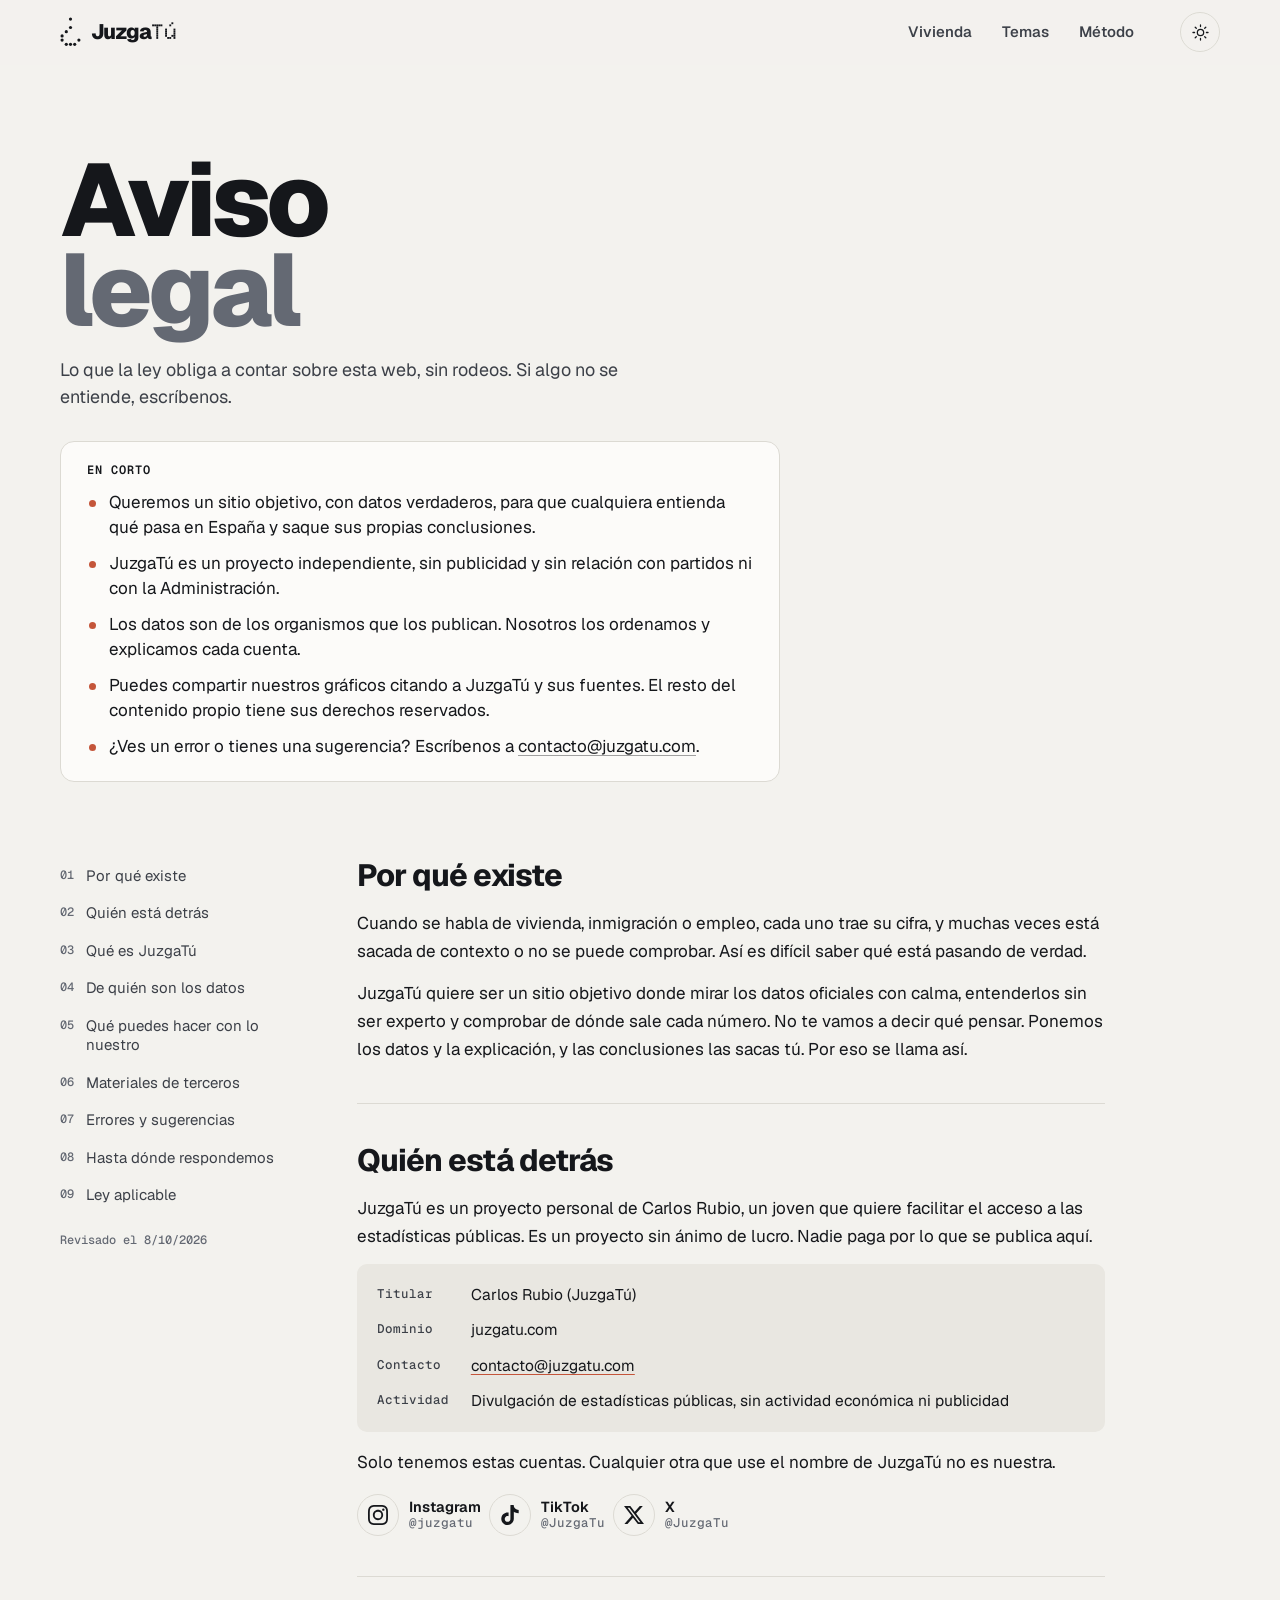
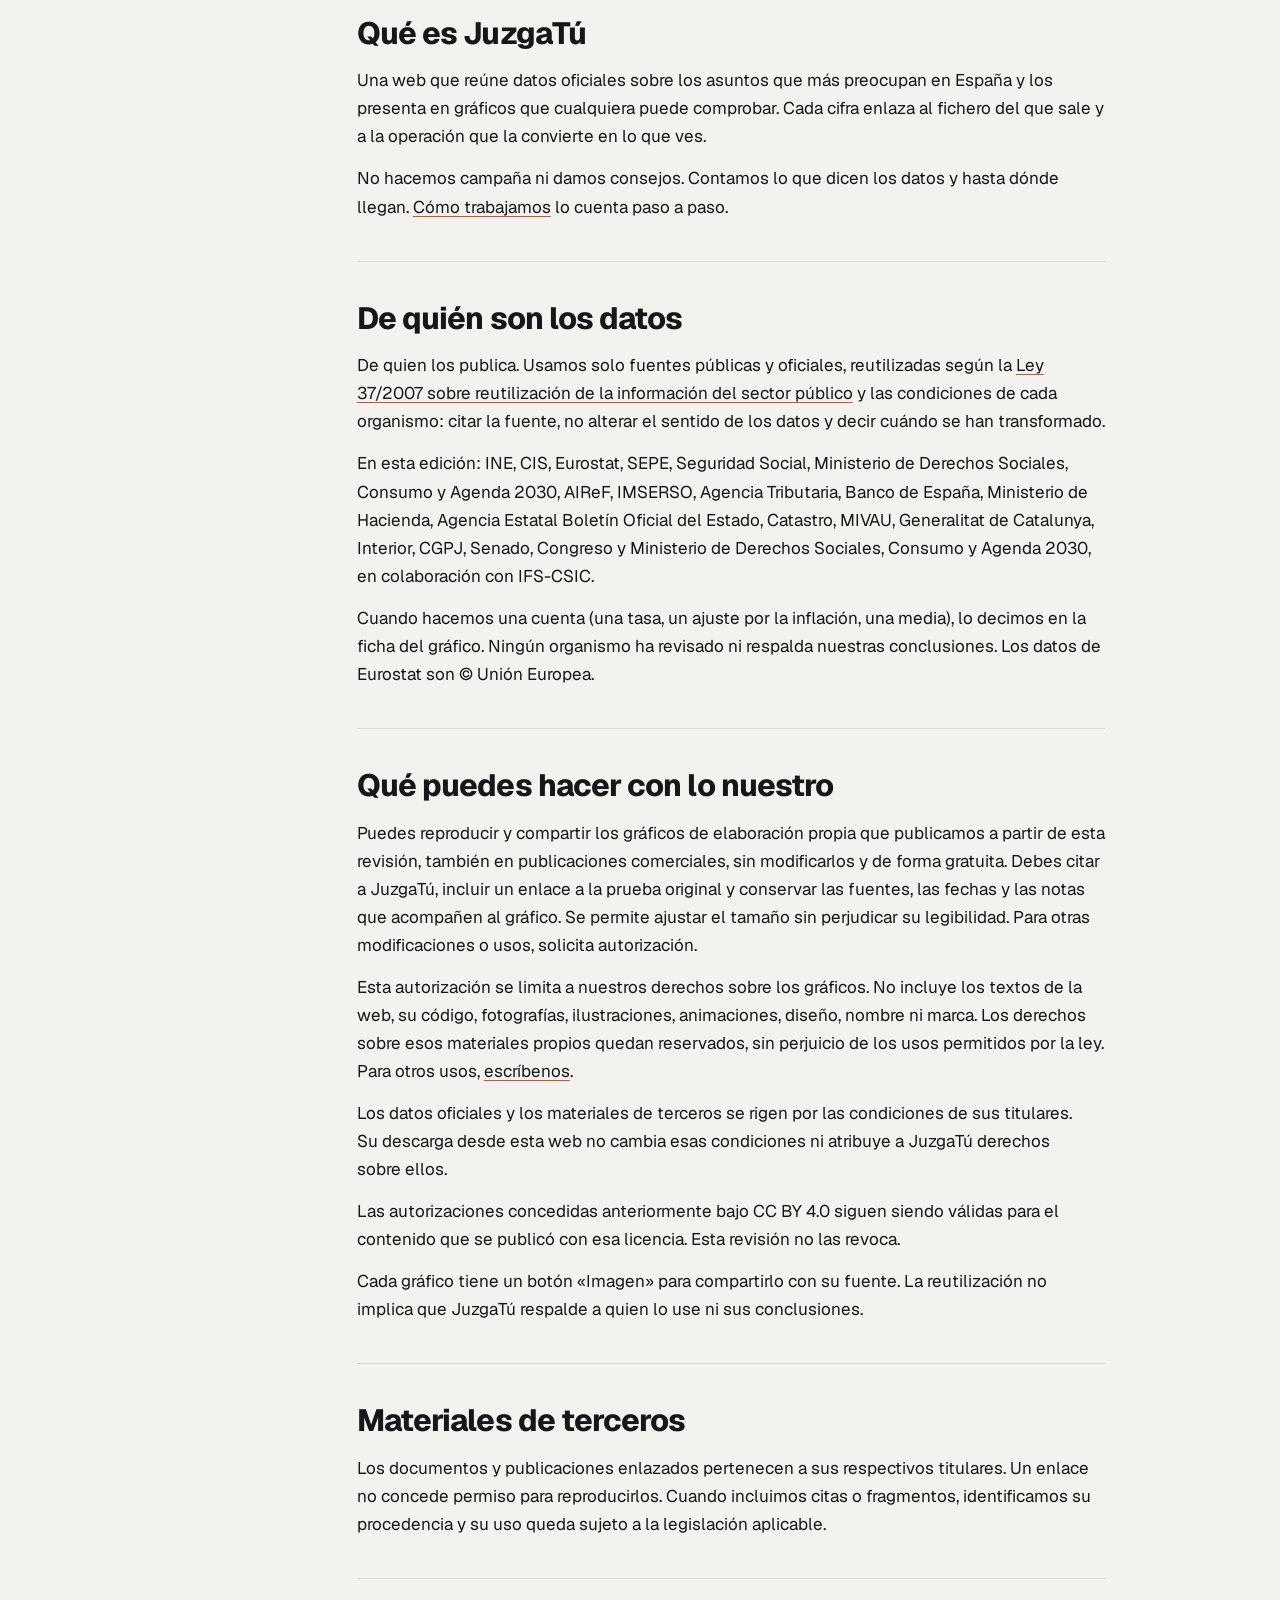
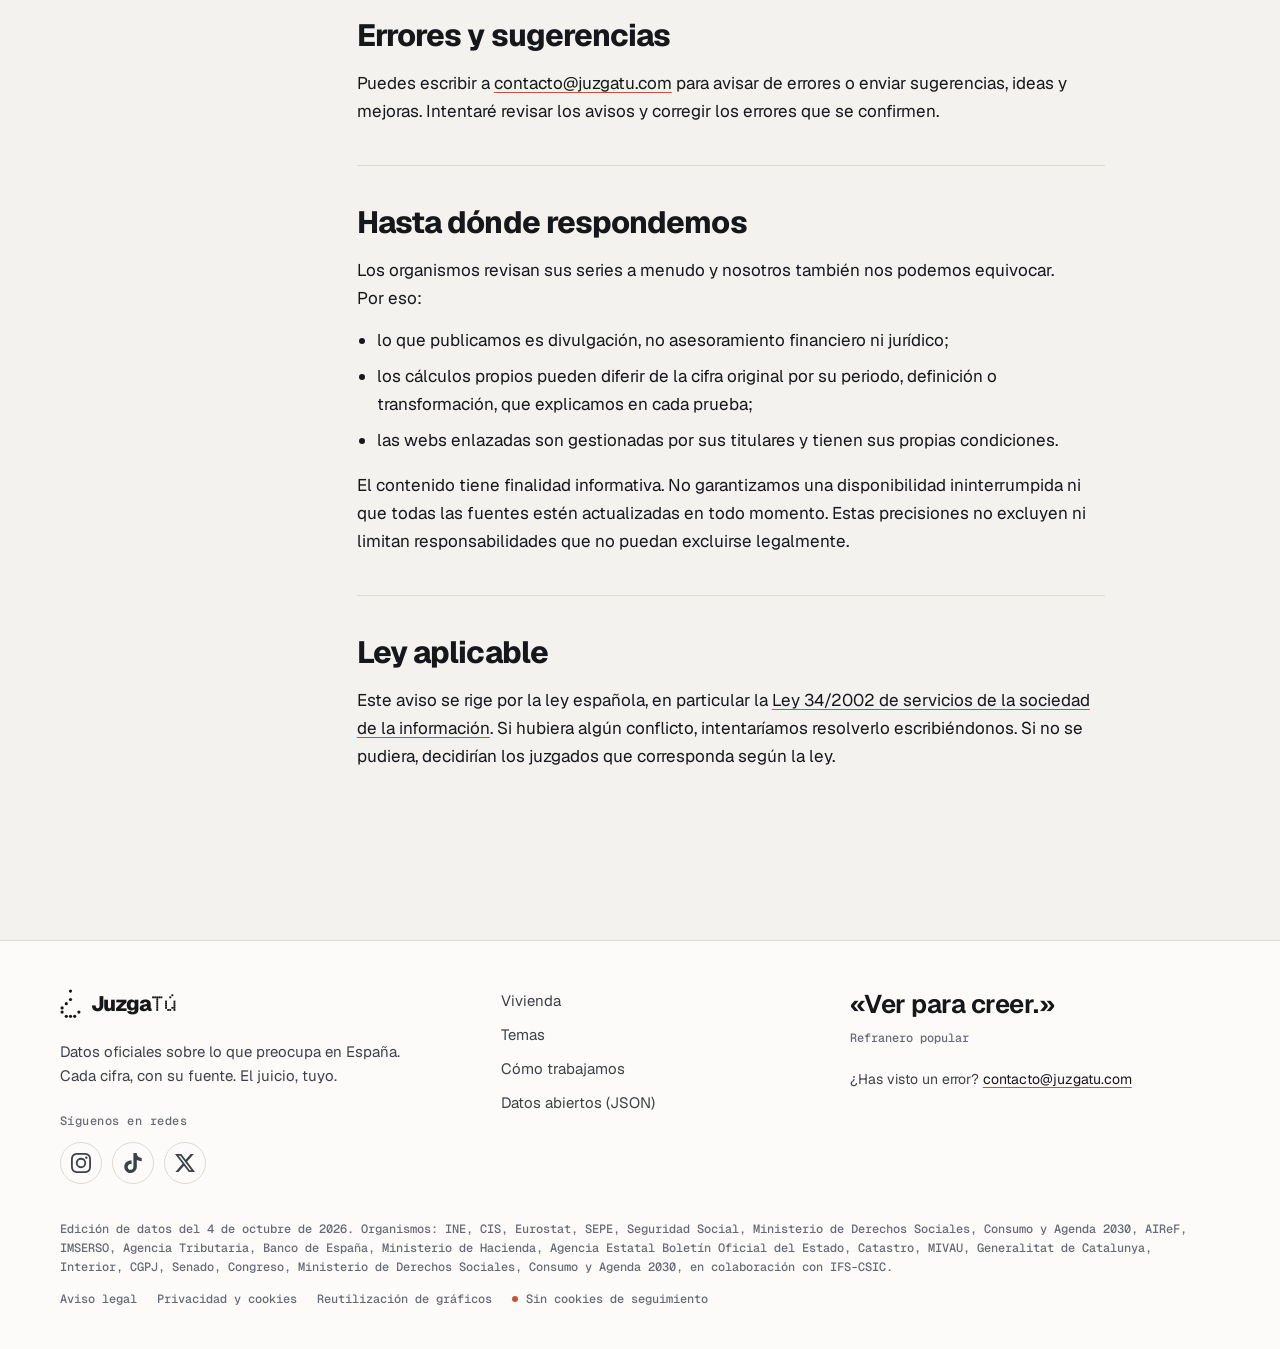
<file: aviso-legal/index.html>
<!DOCTYPE html><html lang="es" class="astro-hkbrpulz"><head><meta charset="utf-8"><meta name="viewport" content="width=device-width, initial-scale=1, viewport-fit=cover"><title>Aviso legal | JuzgaTú</title><meta name="description" content="Quién está detrás de JuzgaTú, de dónde salen los datos, qué puedes hacer con ellos y cómo avisarnos de un error."><link rel="canonical" href="https://juzgatu.com/aviso-legal/"><meta property="og:type" content="website"><meta property="og:locale" content="es_ES"><meta property="og:site_name" content="JuzgaTú"><meta property="og:title" content="Aviso legal | JuzgaTú"><meta property="og:description" content="Quién está detrás de JuzgaTú, de dónde salen los datos, qué puedes hacer con ellos y cómo avisarnos de un error."><meta property="og:url" content="https://juzgatu.com/aviso-legal/"><meta property="og:image" content="https://juzgatu.com/compartir/juzgatu.jpg"><meta property="og:image:width" content="1200"><meta property="og:image:height" content="630"><meta property="og:image:alt" content="Aviso legal | JuzgaTú"><meta name="twitter:card" content="summary_large_image"><link rel="sitemap" href="/sitemap.xml"><script type="application/ld+json">{"@context":"https://schema.org","@type":"WebSite","name":"JuzgaTú","url":"https://juzgatu.com/","inLanguage":"es-ES","description":"Datos oficiales de España con su fuente: gráficos claros y el fichero original de cada cifra.","publisher":{"@type":"Organization","name":"JuzgaTú","url":"https://juzgatu.com/","logo":"https://juzgatu.com/favicon.svg","sameAs":["https://www.instagram.com/juzgatu/","https://www.tiktok.com/@JuzgaTu","https://x.com/JuzgaTu"]}}</script><!-- Fondo del tema antes de cargar los estilos: el navegador nunca pinta su blanco por defecto al cambiar de página. --><meta name="color-scheme" content="light dark"><style>html{background:#f3f2ee}@media (prefers-color-scheme:dark){html:not([data-tema="claro"]){background:#111317}}html[data-tema="oscuro"]{background:#111317}</style><meta name="theme-color" media="(prefers-color-scheme: light)" content="#f3f2ee"><meta name="theme-color" media="(prefers-color-scheme: dark)" content="#111317"><!-- La primera pintura espera a tener el contenido principal: al cambiar de página no se ve una página a medias. --><link rel="expect" href="#contenido" blocking="render"><link rel="icon" href="/favicon.svg" type="image/svg+xml"><link rel="preload" href="/fuentes/geist.woff2" as="font" type="font/woff2" crossorigin><link rel="preload" href="/fuentes/doto-v2.woff2" as="font" type="font/woff2" crossorigin><!-- Tema antes de pintar, para que no haya destello. --><script>
      (() => {
        const r = document.documentElement;
        r.classList.add("js");
        try { const t = localStorage.getItem("juzgatu-tema"); if (t === "claro" || t === "oscuro") r.dataset.tema = t; } catch {}
        const m = matchMedia("(prefers-color-scheme: dark)");
        r.dataset.esquema = r.dataset.tema || (m.matches ? "oscuro" : "claro");
        // Volver a la misma página (p. ej. «Inicio» estando en la portada): la transición es solo un fundido, sin desplazamiento
        addEventListener("pagereveal", e => {
          try {
            const de = e.viewTransition && navigation.activation && navigation.activation.from;
            if (de && new URL(de.url).pathname === location.pathname) e.viewTransition.types.add("misma");
          } catch {}
        });
      })();
    </script><link rel="stylesheet" href="/_astro/Base.wthWQyot.css"><style>.legal-cabeza.astro-sb6l2mzp{gap:22px;padding-top:clamp(40px,7vw,96px);display:grid}h1.astro-sb6l2mzp{letter-spacing:-.04em;font-size:clamp(48px,8vw,112px);font-weight:820;line-height:.88}h1.astro-sb6l2mzp span.astro-sb6l2mzp{display:block}h1.astro-sb6l2mzp span.astro-sb6l2mzp+span.astro-sb6l2mzp{color:var(--gris)}.entradilla.astro-sb6l2mzp{max-width:58ch;color:var(--tinta-2);font-size:clamp(17px,1.4vw,20px);line-height:1.5}.en-corto.astro-sb6l2mzp{background:var(--papel);border:1px solid var(--linea);border-radius:14px;max-width:720px;margin-top:8px;padding:22px 26px}.en-corto.astro-sb6l2mzp h2.astro-sb6l2mzp{font:600 12px/1 var(--f-mono);letter-spacing:.08em;text-transform:uppercase;color:var(--acento-texto,var(--teja));margin-bottom:14px}.en-corto.astro-sb6l2mzp ul.astro-sb6l2mzp{gap:10px;margin:0;padding:0;list-style:none;display:grid}.en-corto.astro-sb6l2mzp li.astro-sb6l2mzp{padding-left:22px;line-height:1.5;position:relative}.en-corto.astro-sb6l2mzp li.astro-sb6l2mzp:before{content:"";background:var(--teja);border-radius:50%;width:7px;height:7px;position:absolute;top:.62em;left:2px}.legal-cuerpo.astro-sb6l2mzp{grid-template-columns:220px minmax(0,68ch);align-items:start;gap:clamp(32px,6vw,96px);padding-block:clamp(48px,6vw,88px) 0;display:grid}.legal-indice.astro-sb6l2mzp{top:calc(var(--cabecera-h,64px) + 28px);position:sticky}.legal-indice.astro-sb6l2mzp ol.astro-sb6l2mzp{gap:4px;margin:0;padding:0;list-style:none;display:grid}.legal-indice.astro-sb6l2mzp a.astro-sb6l2mzp{color:var(--tinta-2);gap:12px;padding:7px 0;font-size:15px;line-height:1.3;text-decoration:none;display:flex}.legal-indice.astro-sb6l2mzp b.astro-sb6l2mzp{font:500 12px/1.6 var(--f-mono);color:var(--gris)}@media (hover:hover){.legal-indice.astro-sb6l2mzp a.astro-sb6l2mzp:hover{color:var(--tinta)}}.revisado.astro-sb6l2mzp{font:500 12px/1.4 var(--f-mono);color:var(--gris);margin-top:20px}.legal-texto.astro-sb6l2mzp{font-size:17px;line-height:1.65}.legal-texto.astro-sb6l2mzp section{border-bottom:1px solid var(--linea);margin-bottom:40px;padding-bottom:40px}.legal-texto.astro-sb6l2mzp section:last-child{border-bottom:0}.legal-texto.astro-sb6l2mzp h2{letter-spacing:-.03em;margin-bottom:16px;font-size:clamp(24px,2.4vw,32px);line-height:1.1}.legal-texto.astro-sb6l2mzp h3{margin:26px 0 8px;font-size:18px}.legal-texto.astro-sb6l2mzp p+p,.legal-texto.astro-sb6l2mzp p+ul,.legal-texto.astro-sb6l2mzp ul+p,.legal-texto.astro-sb6l2mzp dl+p{margin-top:14px}.legal-texto.astro-sb6l2mzp ul{gap:8px;margin-top:12px;padding-left:20px;display:grid}.legal-texto.astro-sb6l2mzp a{color:inherit;text-decoration-color:var(--teja);text-underline-offset:3px}.legal-texto.astro-sb6l2mzp dl{background:var(--suave);border-radius:10px;grid-template-columns:max-content 1fr;gap:10px 22px;margin-top:14px;padding:18px 20px;font-size:15.5px;display:grid}.legal-texto.astro-sb6l2mzp dt{font:500 12.5px/1.9 var(--f-mono);color:var(--tinta-2)}.legal-texto.astro-sb6l2mzp dd{margin:0}.legal-texto.astro-sb6l2mzp code{font:500 .9em var(--f-mono);background:var(--suave);border-radius:4px;padding:1px 6px}.legal-texto.astro-sb6l2mzp ul.redes-legal{margin-top:18px;padding:0;display:flex}.legal-texto.astro-sb6l2mzp .nota{border-left:2px solid var(--teja);color:var(--tinta-2);margin-top:16px;padding-left:14px;font-size:15.5px}@media (width<=860px){.legal-cuerpo.astro-sb6l2mzp{grid-template-columns:1fr}.legal-indice.astro-sb6l2mzp{position:static}.legal-indice.astro-sb6l2mzp ol.astro-sb6l2mzp{grid-template-columns:repeat(auto-fill,minmax(150px,1fr))}.legal-texto.astro-sb6l2mzp dl{grid-template-columns:1fr;gap:2px 0}.legal-texto.astro-sb6l2mzp dd{margin-bottom:8px}}
</style><script type="module" src="/_astro/page.CMFgH77u.js"></script></head><body data-sitio="juzgatu.com" class="astro-hkbrpulz"><svg width="0" height="0" style="position:absolute" aria-hidden="true" focusable="false"><symbol id="i-flecha" viewBox="0 0 24 24"><path d="M5 12h14M13 6l6 6-6 6"/></symbol><symbol id="i-externo" viewBox="0 0 24 24"><path d="M14 5h5v5M19 5l-8 8M18 14v4a1 1 0 0 1-1 1H6a1 1 0 0 1-1-1V7a1 1 0 0 1 1-1h4"/></symbol><symbol id="i-lupa" viewBox="0 0 24 24"><circle cx="11" cy="11" r="6"/><path d="M20 20l-4.5-4.5"/></symbol><symbol id="i-tabla" viewBox="0 0 24 24"><rect x="4" y="5" width="16" height="14" rx="1.5"/><path d="M4 10h16M4 14.5h16M10 10v9"/></symbol><symbol id="i-descarga" viewBox="0 0 24 24"><path d="M12 4v11M7 10l5 5 5-5M5 19h14"/></symbol><symbol id="i-sol" viewBox="0 0 24 24"><circle cx="12" cy="12" r="4"/><path d="M12 2.5v2M12 19.5v2M2.5 12h2M19.5 12h2M5.3 5.3l1.4 1.4M17.3 17.3l1.4 1.4M5.3 18.7l1.4-1.4M17.3 6.7l1.4-1.4"/></symbol><symbol id="i-luna" viewBox="0 0 24 24"><path d="M19.5 14.5A8 8 0 0 1 9.5 4.5a8 8 0 1 0 10 10z"/></symbol><symbol id="i-cerrar" viewBox="0 0 24 24"><path d="M6 6l12 12M18 6L6 18"/></symbol><symbol id="i-imagen" viewBox="0 0 24 24"><rect x="4" y="5" width="16" height="14" rx="1.5"/><circle cx="9" cy="10" r="1.6"/><path d="M20 16l-4.5-4.5L7 19"/></symbol><symbol id="i-entender" viewBox="0 0 24 24"><path d="M9 18h6M10 21h4M12 3a6 6 0 0 0-3.5 10.9c.6.5 1 1.2 1 2.1V16h5v-.1c0-.9.4-1.6 1-2.1A6 6 0 0 0 12 3z"/></symbol><symbol id="i-verificado" viewBox="0 0 24 24"><path d="M12 3l7 3v5c0 4.5-3 8-7 10-4-2-7-5.5-7-10V6l7-3z"/><path d="M9 12l2.2 2.2L15.5 10"/></symbol><symbol id="i-copiar" viewBox="0 0 24 24"><rect x="8" y="8" width="11" height="11" rx="1.5"/><path d="M16 8V6a1 1 0 0 0-1-1H6a1 1 0 0 0-1 1v9a1 1 0 0 0 1 1h2"/></symbol></svg><a class="saltar astro-hkbrpulz" href="#contenido">Saltar al contenido</a><header class="cabecera astro-6y2w7637"><div class="envoltura fila astro-6y2w7637"><a class="marca astro-wrydisaj" href="/" aria-label="JuzgaTú, inicio"><svg class="puntos signo" viewBox="0 0 21 29.400000000000002" width="21" height="29.400000000000002" aria-hidden="true"><circle cx="10.5" cy="2.1" r="1.596" fill="var(--acento)" style="--i:2" class="on"></circle><circle cx="10.5" cy="10.5" r="1.596" fill="var(--acento)" style="--i:12" class="on"></circle><circle cx="6.300000000000001" cy="14.700000000000001" r="1.596" fill="var(--acento)" style="--i:16" class="on"></circle><circle cx="2.1" cy="18.900000000000002" r="1.596" fill="var(--acento)" style="--i:20" class="on"></circle><circle cx="2.1" cy="23.1" r="1.596" fill="var(--acento)" style="--i:25" class="on"></circle><circle cx="18.900000000000002" cy="23.1" r="1.596" fill="var(--acento)" style="--i:29" class="on"></circle><circle cx="6.300000000000001" cy="27.300000000000004" r="1.596" fill="var(--acento)" style="--i:31" class="on"></circle><circle cx="10.5" cy="27.300000000000004" r="1.596" fill="var(--acento)" style="--i:32" class="on"></circle><circle cx="14.700000000000001" cy="27.300000000000004" r="1.596" fill="var(--acento)" style="--i:33" class="on"></circle></svg><span class="nombre astro-wrydisaj">Juzga<b class="astro-wrydisaj">Tú</b></span></a><nav aria-label="Principal" class="astro-6y2w7637"><a href="/vivienda/" class="astro-6y2w7637">Vivienda</a><a href="/#temas" class="astro-6y2w7637">Temas</a><a href="/metodo/" class="astro-6y2w7637">Método</a></nav><button class="tema astro-6y2w7637" type="button" data-tema-boton aria-label="Cambiar entre tema claro y oscuro"><svg class="ico sol" aria-hidden="true"><use href="#i-sol"></use></svg><svg class="ico luna" aria-hidden="true"><use href="#i-luna"></use></svg></button></div></header><main id="contenido" class="astro-hkbrpulz"><section class="envoltura legal-cabeza astro-sb6l2mzp"><h1 data-aparece class="astro-sb6l2mzp"><span class="astro-sb6l2mzp">Aviso</span> <span class="astro-sb6l2mzp">legal</span></h1><p class="entradilla astro-sb6l2mzp" data-aparece style="--i:1">Lo que la ley obliga a contar sobre esta web, sin rodeos. Si algo no se entiende, escríbenos.</p><aside class="en-corto astro-sb6l2mzp" data-aparece style="--i:2" aria-labelledby="t-corto"><h2 id="t-corto" class="astro-sb6l2mzp">En corto</h2><ul class="astro-sb6l2mzp"><li class="astro-sb6l2mzp">Queremos un sitio objetivo, con datos verdaderos, para que cualquiera entienda qué pasa en España y saque sus propias conclusiones.</li><li class="astro-sb6l2mzp">JuzgaTú es un proyecto independiente, sin publicidad y sin relación con partidos ni con la Administración.</li><li class="astro-sb6l2mzp">Los datos son de los organismos que los publican. Nosotros los ordenamos y explicamos cada cuenta.</li><li class="astro-sb6l2mzp">Puedes compartir nuestros gráficos citando a JuzgaTú y sus fuentes. El resto del contenido propio tiene sus derechos reservados.</li><li class="astro-sb6l2mzp">¿Ves un error o tienes una sugerencia? Escríbenos a <a href="mailto:contacto@juzgatu.com">contacto@juzgatu.com</a>.</li></ul></aside></section><div class="envoltura legal-cuerpo astro-sb6l2mzp"><nav class="legal-indice astro-sb6l2mzp" aria-label="Apartados"><ol class="astro-sb6l2mzp"><li class="astro-sb6l2mzp"><a href="#por-que" class="astro-sb6l2mzp"><b class="astro-sb6l2mzp">01</b>Por qué existe</a></li><li class="astro-sb6l2mzp"><a href="#quien" class="astro-sb6l2mzp"><b class="astro-sb6l2mzp">02</b>Quién está detrás</a></li><li class="astro-sb6l2mzp"><a href="#que-es" class="astro-sb6l2mzp"><b class="astro-sb6l2mzp">03</b>Qué es JuzgaTú</a></li><li class="astro-sb6l2mzp"><a href="#datos" class="astro-sb6l2mzp"><b class="astro-sb6l2mzp">04</b>De quién son los datos</a></li><li class="astro-sb6l2mzp"><a href="#reutilizar" class="astro-sb6l2mzp"><b class="astro-sb6l2mzp">05</b>Qué puedes hacer con lo nuestro</a></li><li class="astro-sb6l2mzp"><a href="#prensa" class="astro-sb6l2mzp"><b class="astro-sb6l2mzp">06</b>Materiales de terceros</a></li><li class="astro-sb6l2mzp"><a href="#errores" class="astro-sb6l2mzp"><b class="astro-sb6l2mzp">07</b>Errores y sugerencias</a></li><li class="astro-sb6l2mzp"><a href="#responsabilidad" class="astro-sb6l2mzp"><b class="astro-sb6l2mzp">08</b>Hasta dónde respondemos</a></li><li class="astro-sb6l2mzp"><a href="#ley" class="astro-sb6l2mzp"><b class="astro-sb6l2mzp">09</b>Ley aplicable</a></li></ol><p class="revisado astro-sb6l2mzp">Revisado el 8/10/2026</p></nav><article class="legal-texto astro-sb6l2mzp"><section id="por-que"><h2>Por qué existe</h2><p>Cuando se habla de vivienda, inmigración o empleo, cada uno trae su cifra, y muchas veces está sacada de contexto o no se puede comprobar. Así es difícil saber qué está pasando de verdad.</p><p>JuzgaTú quiere ser un sitio objetivo donde mirar los datos oficiales con calma, entenderlos sin ser experto y comprobar de dónde sale cada número. No te vamos a decir qué pensar. Ponemos los datos y la explicación, y las conclusiones las sacas tú. Por eso se llama así.</p></section><section id="quien"><h2>Quién está detrás</h2><p>JuzgaTú es un proyecto personal de Carlos Rubio, un joven que quiere facilitar el acceso a las estadísticas públicas. Es un proyecto sin ánimo de lucro. Nadie paga por lo que se publica aquí.</p><dl><dt>Titular</dt><dd>Carlos Rubio (JuzgaTú)</dd><dt>Dominio</dt><dd>juzgatu.com</dd><dt>Contacto</dt><dd><a href="mailto:contacto@juzgatu.com">contacto@juzgatu.com</a></dd><dt>Actividad</dt><dd>Divulgación de estadísticas públicas, sin actividad económica ni publicidad</dd></dl><p>Solo tenemos estas cuentas. Cualquier otra que use el nombre de JuzgaTú no es nuestra.</p><ul class="redes redes-legal con-nombre astro-o2uavecd"><li class="astro-o2uavecd"><a href="https://www.instagram.com/juzgatu/" class="red red-instagram astro-o2uavecd" rel="me noopener" target="_blank"><span class="logo astro-o2uavecd" aria-hidden="true"><svg viewBox="0 0 24 24" width="20" height="20" class="astro-o2uavecd"><defs class="astro-o2uavecd"><radialGradient id="ig-degradado" cx="0.3" cy="1.07" r="1.3" class="astro-o2uavecd"><stop offset="0" stop-color="#fdf497" class="astro-o2uavecd"></stop><stop offset="0.1" stop-color="#fdf497" class="astro-o2uavecd"></stop><stop offset="0.5" stop-color="#fd5949" class="astro-o2uavecd"></stop><stop offset="0.68" stop-color="#d6249f" class="astro-o2uavecd"></stop><stop offset="1" stop-color="#285AEB" class="astro-o2uavecd"></stop></radialGradient></defs><path class="trazo astro-o2uavecd" d="M7.0301.084c-1.2768.0602-2.1487.264-2.911.5634-.7888.3075-1.4575.72-2.1228 1.3877-.6652.6677-1.075 1.3368-1.3802 2.127-.2954.7638-.4956 1.6365-.552 2.914-.0564 1.2775-.0689 1.6882-.0626 4.947.0062 3.2586.0206 3.6671.0825 4.9473.061 1.2765.264 2.1482.5635 2.9107.308.7889.72 1.4573 1.388 2.1228.6679.6655 1.3365 1.0743 2.1285 1.38.7632.295 1.6361.4961 2.9134.552 1.2773.056 1.6884.069 4.9462.0627 3.2578-.0062 3.668-.0207 4.9478-.0814 1.28-.0607 2.147-.2652 2.9098-.5633.7889-.3086 1.4578-.72 2.1228-1.3881.665-.6682 1.0745-1.3378 1.3795-2.1284.2957-.7632.4966-1.636.552-2.9124.056-1.2809.0692-1.6898.063-4.948-.0063-3.2583-.021-3.6668-.0817-4.9465-.0607-1.2797-.264-2.1487-.5633-2.9117-.3084-.7889-.72-1.4568-1.3876-2.1228C21.2982 1.33 20.628.9208 19.8378.6165 19.074.321 18.2017.1197 16.9244.0645 15.6471.0093 15.236-.005 11.977.0014 8.718.0076 8.31.0215 7.0301.0839m.1402 21.6932c-1.17-.0509-1.8053-.2453-2.2287-.408-.5606-.216-.96-.4771-1.3819-.895-.422-.4178-.6811-.8186-.9-1.378-.1644-.4234-.3624-1.058-.4171-2.228-.0595-1.2645-.072-1.6442-.079-4.848-.007-3.2037.0053-3.583.0607-4.848.05-1.169.2456-1.805.408-2.2282.216-.5613.4762-.96.895-1.3816.4188-.4217.8184-.6814 1.3783-.9003.423-.1651 1.0575-.3614 2.227-.4171 1.2655-.06 1.6447-.072 4.848-.079 3.2033-.007 3.5835.005 4.8495.0608 1.169.0508 1.8053.2445 2.228.408.5608.216.96.4754 1.3816.895.4217.4194.6816.8176.9005 1.3787.1653.4217.3617 1.056.4169 2.2263.0602 1.2655.0739 1.645.0796 4.848.0058 3.203-.0055 3.5834-.061 4.848-.051 1.17-.245 1.8055-.408 2.2294-.216.5604-.4763.96-.8954 1.3814-.419.4215-.8181.6811-1.3783.9-.4224.1649-1.0577.3617-2.2262.4174-1.2656.0595-1.6448.072-4.8493.079-3.2045.007-3.5825-.006-4.848-.0608M16.953 5.5864A1.44 1.44 0 1 0 18.39 4.144a1.44 1.44 0 0 0-1.437 1.4424M5.8385 12.012c.0067 3.4032 2.7706 6.1557 6.173 6.1493 3.4026-.0065 6.157-2.7701 6.1506-6.1733-.0065-3.4032-2.771-6.1565-6.174-6.1498-3.403.0067-6.156 2.771-6.1496 6.1738M8 12.0077a4 4 0 1 1 4.008 3.9921A3.9996 3.9996 0 0 1 8 12.0077"></path></svg></span><span class="texto astro-o2uavecd"><b class="astro-o2uavecd">Instagram</b> <span class="astro-o2uavecd">@juzgatu</span></span></a></li><li class="astro-o2uavecd"><a href="https://www.tiktok.com/@JuzgaTu" class="red red-tiktok astro-o2uavecd" rel="me noopener" target="_blank"><span class="logo astro-o2uavecd" aria-hidden="true"><svg viewBox="0 0 24 24" width="20" height="20" class="astro-o2uavecd"><path class="tt-cian astro-o2uavecd" d="M12.525.02c1.31-.02 2.61-.01 3.91-.02.08 1.53.63 3.09 1.75 4.17 1.12 1.11 2.7 1.62 4.24 1.79v4.03c-1.44-.05-2.89-.35-4.2-.97-.57-.26-1.1-.59-1.62-.93-.01 2.92.01 5.84-.02 8.75-.08 1.4-.54 2.79-1.35 3.94-1.31 1.92-3.58 3.17-5.91 3.21-1.43.08-2.86-.31-4.08-1.03-2.02-1.19-3.44-3.37-3.65-5.71-.02-.5-.03-1-.01-1.49.18-1.9 1.12-3.72 2.58-4.96 1.66-1.44 3.98-2.13 6.15-1.72.02 1.48-.04 2.96-.04 4.44-.99-.32-2.15-.23-3.02.37-.63.41-1.11 1.04-1.36 1.75-.21.51-.15 1.07-.14 1.61.24 1.64 1.82 3.02 3.5 2.87 1.12-.01 2.19-.66 2.77-1.61.19-.33.4-.67.41-1.06.1-1.79.06-3.57.07-5.36.01-4.03-.01-8.05.02-12.07z"></path><path class="tt-rojo astro-o2uavecd" d="M12.525.02c1.31-.02 2.61-.01 3.91-.02.08 1.53.63 3.09 1.75 4.17 1.12 1.11 2.7 1.62 4.24 1.79v4.03c-1.44-.05-2.89-.35-4.2-.97-.57-.26-1.1-.59-1.62-.93-.01 2.92.01 5.84-.02 8.75-.08 1.4-.54 2.79-1.35 3.94-1.31 1.92-3.58 3.17-5.91 3.21-1.43.08-2.86-.31-4.08-1.03-2.02-1.19-3.44-3.37-3.65-5.71-.02-.5-.03-1-.01-1.49.18-1.9 1.12-3.72 2.58-4.96 1.66-1.44 3.98-2.13 6.15-1.72.02 1.48-.04 2.96-.04 4.44-.99-.32-2.15-.23-3.02.37-.63.41-1.11 1.04-1.36 1.75-.21.51-.15 1.07-.14 1.61.24 1.64 1.82 3.02 3.5 2.87 1.12-.01 2.19-.66 2.77-1.61.19-.33.4-.67.41-1.06.1-1.79.06-3.57.07-5.36.01-4.03-.01-8.05.02-12.07z"></path><path class="trazo astro-o2uavecd" d="M12.525.02c1.31-.02 2.61-.01 3.91-.02.08 1.53.63 3.09 1.75 4.17 1.12 1.11 2.7 1.62 4.24 1.79v4.03c-1.44-.05-2.89-.35-4.2-.97-.57-.26-1.1-.59-1.62-.93-.01 2.92.01 5.84-.02 8.75-.08 1.4-.54 2.79-1.35 3.94-1.31 1.92-3.58 3.17-5.91 3.21-1.43.08-2.86-.31-4.08-1.03-2.02-1.19-3.44-3.37-3.65-5.71-.02-.5-.03-1-.01-1.49.18-1.9 1.12-3.72 2.58-4.96 1.66-1.44 3.98-2.13 6.15-1.72.02 1.48-.04 2.96-.04 4.44-.99-.32-2.15-.23-3.02.37-.63.41-1.11 1.04-1.36 1.75-.21.51-.15 1.07-.14 1.61.24 1.64 1.82 3.02 3.5 2.87 1.12-.01 2.19-.66 2.77-1.61.19-.33.4-.67.41-1.06.1-1.79.06-3.57.07-5.36.01-4.03-.01-8.05.02-12.07z"></path></svg></span><span class="texto astro-o2uavecd"><b class="astro-o2uavecd">TikTok</b> <span class="astro-o2uavecd">@JuzgaTu</span></span></a></li><li class="astro-o2uavecd"><a href="https://x.com/JuzgaTu" class="red red-x astro-o2uavecd" rel="me noopener" target="_blank"><span class="logo astro-o2uavecd" aria-hidden="true"><svg viewBox="0 0 24 24" width="20" height="20" class="astro-o2uavecd"><path class="trazo astro-o2uavecd" d="M18.901 1.153h3.68l-8.04 9.19L24 22.846h-7.406l-5.8-7.584-6.638 7.584H.474l8.6-9.83L0 1.154h7.594l5.243 6.932ZM17.61 20.644h2.039L6.486 3.24H4.298Z"></path></svg></span><span class="texto astro-o2uavecd"><b class="astro-o2uavecd">X</b> <span class="astro-o2uavecd">@JuzgaTu</span></span></a></li></ul></section><section id="que-es"><h2>Qué es JuzgaTú</h2><p>Una web que reúne datos oficiales sobre los asuntos que más preocupan en España y los presenta en gráficos que cualquiera puede comprobar. Cada cifra enlaza al fichero del que sale y a la operación que la convierte en lo que ves.</p><p>No hacemos campaña ni damos consejos. Contamos lo que dicen los datos y hasta dónde llegan. <a href="/metodo/">Cómo trabajamos</a> lo cuenta paso a paso.</p></section><section id="datos"><h2>De quién son los datos</h2><p>De quien los publica. Usamos solo fuentes públicas y oficiales, reutilizadas según la <a href="https://www.boe.es/buscar/act.php?id=BOE-A-2007-20555">Ley 37/2007 sobre reutilización de la información del sector público</a> y las condiciones de cada organismo: citar la fuente, no alterar el sentido de los datos y decir cuándo se han transformado.</p><p>En esta edición: INE, CIS, Eurostat, SEPE, Seguridad Social, Ministerio de Derechos Sociales, Consumo y Agenda 2030, AIReF, IMSERSO, Agencia Tributaria, Banco de España, Ministerio de Hacienda, Agencia Estatal Boletín Oficial del Estado, Catastro, MIVAU, Generalitat de Catalunya, Interior, CGPJ, Senado, Congreso y Ministerio de Derechos Sociales, Consumo y Agenda 2030, en colaboración con IFS-CSIC.</p><p>Cuando hacemos una cuenta (una tasa, un ajuste por la inflación, una media), lo decimos en la ficha del gráfico. Ningún organismo ha revisado ni respalda nuestras conclusiones. Los datos de Eurostat son © Unión Europea.</p></section><section id="reutilizar"><h2>Qué puedes hacer con lo nuestro</h2><p>Puedes reproducir y compartir los gráficos de elaboración propia que publicamos a partir de esta revisión, también en publicaciones comerciales, sin modificarlos y de forma gratuita. Debes citar a JuzgaTú, incluir un enlace a la prueba original y conservar las fuentes, las fechas y las notas que acompañen al gráfico. Se permite ajustar el tamaño sin perjudicar su legibilidad. Para otras modificaciones o usos, solicita autorización.</p><p>Esta autorización se limita a nuestros derechos sobre los gráficos. No incluye los textos de la web, su código, fotografías, ilustraciones, animaciones, diseño, nombre ni marca. Los derechos sobre esos materiales propios quedan reservados, sin perjuicio de los usos permitidos por la ley. Para otros usos, <a href="mailto:contacto@juzgatu.com">escríbenos</a>.</p><p>Los datos oficiales y los materiales de terceros se rigen por las condiciones de sus titulares. Su descarga desde esta web no cambia esas condiciones ni atribuye a JuzgaTú derechos sobre ellos.</p><p>Las autorizaciones concedidas anteriormente bajo CC BY 4.0 siguen siendo válidas para el contenido que se publicó con esa licencia. Esta revisión no las revoca.</p><p>Cada gráfico tiene un botón «Imagen» para compartirlo con su fuente. La reutilización no implica que JuzgaTú respalde a quien lo use ni sus conclusiones.</p></section><section id="prensa"><h2>Materiales de terceros</h2><p>Los documentos y publicaciones enlazados pertenecen a sus respectivos titulares. Un enlace no concede permiso para reproducirlos. Cuando incluimos citas o fragmentos, identificamos su procedencia y su uso queda sujeto a la legislación aplicable.</p></section><section id="errores"><h2>Errores y sugerencias</h2><p>Puedes escribir a <a href="mailto:contacto@juzgatu.com">contacto@juzgatu.com</a> para avisar de errores o enviar sugerencias, ideas y mejoras. Intentaré revisar los avisos y corregir los errores que se confirmen.</p></section><section id="responsabilidad"><h2>Hasta dónde respondemos</h2><p>Los organismos revisan sus series a menudo y nosotros también nos podemos equivocar. Por eso:</p><ul><li>lo que publicamos es divulgación, no asesoramiento financiero ni jurídico;</li><li>los cálculos propios pueden diferir de la cifra original por su periodo, definición o transformación, que explicamos en cada prueba;</li><li>las webs enlazadas son gestionadas por sus titulares y tienen sus propias condiciones.</li></ul><p>El contenido tiene finalidad informativa. No garantizamos una disponibilidad ininterrumpida ni que todas las fuentes estén actualizadas en todo momento. Estas precisiones no excluyen ni limitan responsabilidades que no puedan excluirse legalmente.</p></section><section id="ley"><h2>Ley aplicable</h2><p>Este aviso se rige por la ley española, en particular la <a href="https://www.boe.es/buscar/act.php?id=BOE-A-2002-13758">Ley 34/2002 de servicios de la sociedad de la información</a>. Si hubiera algún conflicto, intentaríamos resolverlo escribiéndonos. Si no se pudiera, decidirían los juzgados que corresponda según la ley.</p></section></article></div></main><footer class="pie astro-u77toawe"><div class="envoltura rejilla astro-u77toawe"><div class="firma astro-u77toawe"><a class="marca astro-wrydisaj" href="/" aria-label="JuzgaTú, inicio"><svg class="puntos signo" viewBox="0 0 21 29.400000000000002" width="21" height="29.400000000000002" aria-hidden="true"><circle cx="10.5" cy="2.1" r="1.596" fill="var(--acento)" style="--i:2" class="on"></circle><circle cx="10.5" cy="10.5" r="1.596" fill="var(--acento)" style="--i:12" class="on"></circle><circle cx="6.300000000000001" cy="14.700000000000001" r="1.596" fill="var(--acento)" style="--i:16" class="on"></circle><circle cx="2.1" cy="18.900000000000002" r="1.596" fill="var(--acento)" style="--i:20" class="on"></circle><circle cx="2.1" cy="23.1" r="1.596" fill="var(--acento)" style="--i:25" class="on"></circle><circle cx="18.900000000000002" cy="23.1" r="1.596" fill="var(--acento)" style="--i:29" class="on"></circle><circle cx="6.300000000000001" cy="27.300000000000004" r="1.596" fill="var(--acento)" style="--i:31" class="on"></circle><circle cx="10.5" cy="27.300000000000004" r="1.596" fill="var(--acento)" style="--i:32" class="on"></circle><circle cx="14.700000000000001" cy="27.300000000000004" r="1.596" fill="var(--acento)" style="--i:33" class="on"></circle></svg><span class="nombre astro-wrydisaj">Juzga<b class="astro-wrydisaj">Tú</b></span></a><p class="astro-u77toawe">Datos oficiales sobre lo que preocupa en España. Cada cifra, con su fuente. El juicio, tuyo.</p><div class="siguenos astro-u77toawe"><p class="astro-u77toawe">Síguenos en redes</p><ul class="redes astro-o2uavecd"><li class="astro-o2uavecd"><a href="https://www.instagram.com/juzgatu/" class="red red-instagram astro-o2uavecd" rel="me noopener" target="_blank" aria-label="Instagram: @juzgatu"><span class="logo astro-o2uavecd" aria-hidden="true"><svg viewBox="0 0 24 24" width="20" height="20" class="astro-o2uavecd"><defs class="astro-o2uavecd"><radialGradient id="ig-degradado" cx="0.3" cy="1.07" r="1.3" class="astro-o2uavecd"><stop offset="0" stop-color="#fdf497" class="astro-o2uavecd"></stop><stop offset="0.1" stop-color="#fdf497" class="astro-o2uavecd"></stop><stop offset="0.5" stop-color="#fd5949" class="astro-o2uavecd"></stop><stop offset="0.68" stop-color="#d6249f" class="astro-o2uavecd"></stop><stop offset="1" stop-color="#285AEB" class="astro-o2uavecd"></stop></radialGradient></defs><path class="trazo astro-o2uavecd" d="M7.0301.084c-1.2768.0602-2.1487.264-2.911.5634-.7888.3075-1.4575.72-2.1228 1.3877-.6652.6677-1.075 1.3368-1.3802 2.127-.2954.7638-.4956 1.6365-.552 2.914-.0564 1.2775-.0689 1.6882-.0626 4.947.0062 3.2586.0206 3.6671.0825 4.9473.061 1.2765.264 2.1482.5635 2.9107.308.7889.72 1.4573 1.388 2.1228.6679.6655 1.3365 1.0743 2.1285 1.38.7632.295 1.6361.4961 2.9134.552 1.2773.056 1.6884.069 4.9462.0627 3.2578-.0062 3.668-.0207 4.9478-.0814 1.28-.0607 2.147-.2652 2.9098-.5633.7889-.3086 1.4578-.72 2.1228-1.3881.665-.6682 1.0745-1.3378 1.3795-2.1284.2957-.7632.4966-1.636.552-2.9124.056-1.2809.0692-1.6898.063-4.948-.0063-3.2583-.021-3.6668-.0817-4.9465-.0607-1.2797-.264-2.1487-.5633-2.9117-.3084-.7889-.72-1.4568-1.3876-2.1228C21.2982 1.33 20.628.9208 19.8378.6165 19.074.321 18.2017.1197 16.9244.0645 15.6471.0093 15.236-.005 11.977.0014 8.718.0076 8.31.0215 7.0301.0839m.1402 21.6932c-1.17-.0509-1.8053-.2453-2.2287-.408-.5606-.216-.96-.4771-1.3819-.895-.422-.4178-.6811-.8186-.9-1.378-.1644-.4234-.3624-1.058-.4171-2.228-.0595-1.2645-.072-1.6442-.079-4.848-.007-3.2037.0053-3.583.0607-4.848.05-1.169.2456-1.805.408-2.2282.216-.5613.4762-.96.895-1.3816.4188-.4217.8184-.6814 1.3783-.9003.423-.1651 1.0575-.3614 2.227-.4171 1.2655-.06 1.6447-.072 4.848-.079 3.2033-.007 3.5835.005 4.8495.0608 1.169.0508 1.8053.2445 2.228.408.5608.216.96.4754 1.3816.895.4217.4194.6816.8176.9005 1.3787.1653.4217.3617 1.056.4169 2.2263.0602 1.2655.0739 1.645.0796 4.848.0058 3.203-.0055 3.5834-.061 4.848-.051 1.17-.245 1.8055-.408 2.2294-.216.5604-.4763.96-.8954 1.3814-.419.4215-.8181.6811-1.3783.9-.4224.1649-1.0577.3617-2.2262.4174-1.2656.0595-1.6448.072-4.8493.079-3.2045.007-3.5825-.006-4.848-.0608M16.953 5.5864A1.44 1.44 0 1 0 18.39 4.144a1.44 1.44 0 0 0-1.437 1.4424M5.8385 12.012c.0067 3.4032 2.7706 6.1557 6.173 6.1493 3.4026-.0065 6.157-2.7701 6.1506-6.1733-.0065-3.4032-2.771-6.1565-6.174-6.1498-3.403.0067-6.156 2.771-6.1496 6.1738M8 12.0077a4 4 0 1 1 4.008 3.9921A3.9996 3.9996 0 0 1 8 12.0077"></path></svg></span></a></li><li class="astro-o2uavecd"><a href="https://www.tiktok.com/@JuzgaTu" class="red red-tiktok astro-o2uavecd" rel="me noopener" target="_blank" aria-label="TikTok: @JuzgaTu"><span class="logo astro-o2uavecd" aria-hidden="true"><svg viewBox="0 0 24 24" width="20" height="20" class="astro-o2uavecd"><path class="tt-cian astro-o2uavecd" d="M12.525.02c1.31-.02 2.61-.01 3.91-.02.08 1.53.63 3.09 1.75 4.17 1.12 1.11 2.7 1.62 4.24 1.79v4.03c-1.44-.05-2.89-.35-4.2-.97-.57-.26-1.1-.59-1.62-.93-.01 2.92.01 5.84-.02 8.75-.08 1.4-.54 2.79-1.35 3.94-1.31 1.92-3.58 3.17-5.91 3.21-1.43.08-2.86-.31-4.08-1.03-2.02-1.19-3.44-3.37-3.65-5.71-.02-.5-.03-1-.01-1.49.18-1.9 1.12-3.72 2.58-4.96 1.66-1.44 3.98-2.13 6.15-1.72.02 1.48-.04 2.96-.04 4.44-.99-.32-2.15-.23-3.02.37-.63.41-1.11 1.04-1.36 1.75-.21.51-.15 1.07-.14 1.61.24 1.64 1.82 3.02 3.5 2.87 1.12-.01 2.19-.66 2.77-1.61.19-.33.4-.67.41-1.06.1-1.79.06-3.57.07-5.36.01-4.03-.01-8.05.02-12.07z"></path><path class="tt-rojo astro-o2uavecd" d="M12.525.02c1.31-.02 2.61-.01 3.91-.02.08 1.53.63 3.09 1.75 4.17 1.12 1.11 2.7 1.62 4.24 1.79v4.03c-1.44-.05-2.89-.35-4.2-.97-.57-.26-1.1-.59-1.62-.93-.01 2.92.01 5.84-.02 8.75-.08 1.4-.54 2.79-1.35 3.94-1.31 1.92-3.58 3.17-5.91 3.21-1.43.08-2.86-.31-4.08-1.03-2.02-1.19-3.44-3.37-3.65-5.71-.02-.5-.03-1-.01-1.49.18-1.9 1.12-3.72 2.58-4.96 1.66-1.44 3.98-2.13 6.15-1.72.02 1.48-.04 2.96-.04 4.44-.99-.32-2.15-.23-3.02.37-.63.41-1.11 1.04-1.36 1.75-.21.51-.15 1.07-.14 1.61.24 1.64 1.82 3.02 3.5 2.87 1.12-.01 2.19-.66 2.77-1.61.19-.33.4-.67.41-1.06.1-1.79.06-3.57.07-5.36.01-4.03-.01-8.05.02-12.07z"></path><path class="trazo astro-o2uavecd" d="M12.525.02c1.31-.02 2.61-.01 3.91-.02.08 1.53.63 3.09 1.75 4.17 1.12 1.11 2.7 1.62 4.24 1.79v4.03c-1.44-.05-2.89-.35-4.2-.97-.57-.26-1.1-.59-1.62-.93-.01 2.92.01 5.84-.02 8.75-.08 1.4-.54 2.79-1.35 3.94-1.31 1.92-3.58 3.17-5.91 3.21-1.43.08-2.86-.31-4.08-1.03-2.02-1.19-3.44-3.37-3.65-5.71-.02-.5-.03-1-.01-1.49.18-1.9 1.12-3.72 2.58-4.96 1.66-1.44 3.98-2.13 6.15-1.72.02 1.48-.04 2.96-.04 4.44-.99-.32-2.15-.23-3.02.37-.63.41-1.11 1.04-1.36 1.75-.21.51-.15 1.07-.14 1.61.24 1.64 1.82 3.02 3.5 2.87 1.12-.01 2.19-.66 2.77-1.61.19-.33.4-.67.41-1.06.1-1.79.06-3.57.07-5.36.01-4.03-.01-8.05.02-12.07z"></path></svg></span></a></li><li class="astro-o2uavecd"><a href="https://x.com/JuzgaTu" class="red red-x astro-o2uavecd" rel="me noopener" target="_blank" aria-label="X: @JuzgaTu"><span class="logo astro-o2uavecd" aria-hidden="true"><svg viewBox="0 0 24 24" width="20" height="20" class="astro-o2uavecd"><path class="trazo astro-o2uavecd" d="M18.901 1.153h3.68l-8.04 9.19L24 22.846h-7.406l-5.8-7.584-6.638 7.584H.474l8.6-9.83L0 1.154h7.594l5.243 6.932ZM17.61 20.644h2.039L6.486 3.24H4.298Z"></path></svg></span></a></li></ul></div></div><nav aria-label="Pie" class="astro-u77toawe"><a href="/vivienda/" class="astro-u77toawe">Vivienda</a><a href="/#temas" class="astro-u77toawe">Temas</a><a href="/metodo/" class="astro-u77toawe">Cómo trabajamos</a><a href="/datos/vivienda.json" download class="astro-u77toawe">Datos abiertos (JSON)</a></nav><div class="lado astro-u77toawe"><figure class="cita astro-u77toawe"><blockquote class="astro-u77toawe">Ver para creer.</blockquote><figcaption class="astro-u77toawe">Refranero popular</figcaption></figure><p class="errata astro-u77toawe">¿Has visto un error? <a href="mailto:contacto@juzgatu.com?subject=Errata%20en%20JuzgaT%C3%BA" class="astro-u77toawe">contacto@juzgatu.com</a></p></div></div><div class="envoltura legal astro-u77toawe"><p class="astro-u77toawe">Edición de datos del 4 de octubre de 2026. Organismos: INE, CIS, Eurostat, SEPE, Seguridad Social, Ministerio de Derechos Sociales, Consumo y Agenda 2030, AIReF, IMSERSO, Agencia Tributaria, Banco de España, Ministerio de Hacienda, Agencia Estatal Boletín Oficial del Estado, Catastro, MIVAU, Generalitat de Catalunya, Interior, CGPJ, Senado, Congreso, Ministerio de Derechos Sociales, Consumo y Agenda 2030, en colaboración con IFS-CSIC.</p><p class="enlaces-legales astro-u77toawe"><a href="/aviso-legal/" class="astro-u77toawe">Aviso legal</a><a href="/privacidad/" class="astro-u77toawe">Privacidad y cookies</a><a href="/aviso-legal/#reutilizar" class="astro-u77toawe">Reutilización de gráficos</a><span class="astro-u77toawe">Sin cookies de seguimiento</span></p></div></footer><script type="module">var e=document.documentElement,t=matchMedia(`(prefers-reduced-motion: reduce)`),n=matchMedia(`(prefers-color-scheme: dark)`);function r(){let t=e.dataset.tema||(n.matches?`oscuro`:`claro`);e.dataset.esquema!==t&&(e.dataset.esquema=t,window.dispatchEvent(new CustomEvent(`juzgatu:tema`)))}document.querySelector(`[data-tema-boton]`)?.addEventListener(`click`,()=>{e.dataset.tema=e.dataset.esquema===`oscuro`?`claro`:`oscuro`;try{localStorage.setItem(`juzgatu-tema`,e.dataset.tema)}catch{}r()}),n.addEventListener(`change`,r);var i=null,a=()=>{let e=scrollY>8;e!==i&&(i=e,document.body.classList.toggle(`con-scroll`,e))};addEventListener(`scroll`,a,{passive:!0}),a();var o=new IntersectionObserver(e=>{for(let t of e)t.isIntersecting&&(t.target.classList.add(`visto`),o.unobserve(t.target))},{rootMargin:`0px 0px -3% 0px`});document.querySelectorAll(`[data-aparece]`).forEach(e=>o.observe(e));var s=`0123456789`;function c(e){let n=e.dataset.cifra||e.textContent||``;if(t.matches)return;let r=performance.now(),i=t=>{let a=Math.min(1,(t-r)/900);e.textContent=[...n].map((e,t)=>a>=(t+1)/(n.length+1)||!s.includes(e)?e:s[Math.floor(Math.random()*10)]).join(``),a<1?requestAnimationFrame(i):e.textContent=n};requestAnimationFrame(i)}var l=new IntersectionObserver(e=>{for(let t of e)t.isIntersecting&&(c(t.target),l.unobserve(t.target))},{threshold:.6});document.querySelectorAll(`[data-cifra]`).forEach(e=>l.observe(e));var u=()=>document.querySelector(`.cabecera`)?.offsetHeight??64,d=e=>{try{return e.length>1?document.getElementById(decodeURIComponent(e.slice(1))):null}catch{return null}},f=e=>Math.max(0,e.getBoundingClientRect().top+scrollY-u()-(e.tagName===`SECTION`?0:12)),p=(t,n)=>{e.toggleAttribute(`data-saltando`,t),dispatchEvent(new CustomEvent(`juzgatu:salto`,{detail:{activo:t,destino:n}}))},m=0;function h(e,n){let r=e.closest(`details`);r&&!r.open&&(r.open=!0);let i=++m;if(!n||t.matches)scrollTo({top:f(e),behavior:`auto`});else{let t=f(e),n=innerHeight,r=t-scrollY,a=Math.abs(r)>n*2.5;p(!0,e),a&&scrollTo({top:t-Math.sign(r)*n*1.5,behavior:`auto`}),scrollTo({top:f(e),behavior:`smooth`});let o=!1,s=()=>{o=!0},c={passive:!0};for(let e of[`wheel`,`touchstart`,`keydown`])addEventListener(e,s,c);let l=scrollY,u=0,d=0,h=performance.now(),g=()=>{if(i!==m)return _(!1);if(u=Math.abs(scrollY-l)<.5?u+1:0,l=scrollY,u<4&&performance.now()-h<4e3)return requestAnimationFrame(g);let t=f(e);if(!o&&Math.abs(t-scrollY)>1&&d++<3)return scrollTo({top:t,behavior:`auto`}),u=0,requestAnimationFrame(g);_(!0)},_=e=>{for(let e of[`wheel`,`touchstart`,`keydown`])removeEventListener(e,s);e&&p(!1)};requestAnimationFrame(g)}e.matches(`a, button, input, select, textarea, [tabindex]`)||(e.setAttribute(`tabindex`,`-1`),e.dataset.ancla=``),e.focus({preventScroll:!0})}document.addEventListener(`click`,e=>{if(e.defaultPrevented||e.button!==0||e.metaKey||e.ctrlKey||e.shiftKey||e.altKey)return;let t=e.target.closest(`a[href*='#']`),n=t?.getAttribute(`href`);if(!t||!n||t.getAttribute(`target`)===`_blank`)return;let r=new URL(n,location.href);if(r.origin!==location.origin||r.pathname!==location.pathname)return;let i=d(r.hash);i&&(e.preventDefault(),location.hash!==r.hash&&history.pushState(null,``,r.hash),h(i,!0))});function g(){let e=d(location.hash);if(!e)return;let t=!1,n=()=>{t=!0};for(let e of[`wheel`,`touchstart`,`keydown`,`pointerdown`])addEventListener(e,n,{once:!0,passive:!0});h(e,!1);let r=new ResizeObserver(()=>{!t&&Math.abs(f(e)-scrollY)>1&&scrollTo({top:f(e),behavior:`auto`})});r.observe(document.body);let i=()=>setTimeout(()=>r.disconnect(),600);document.readyState===`complete`?i():addEventListener(`load`,i,{once:!0}),setTimeout(()=>r.disconnect(),4e3)}g();</script></body></html>
</file>
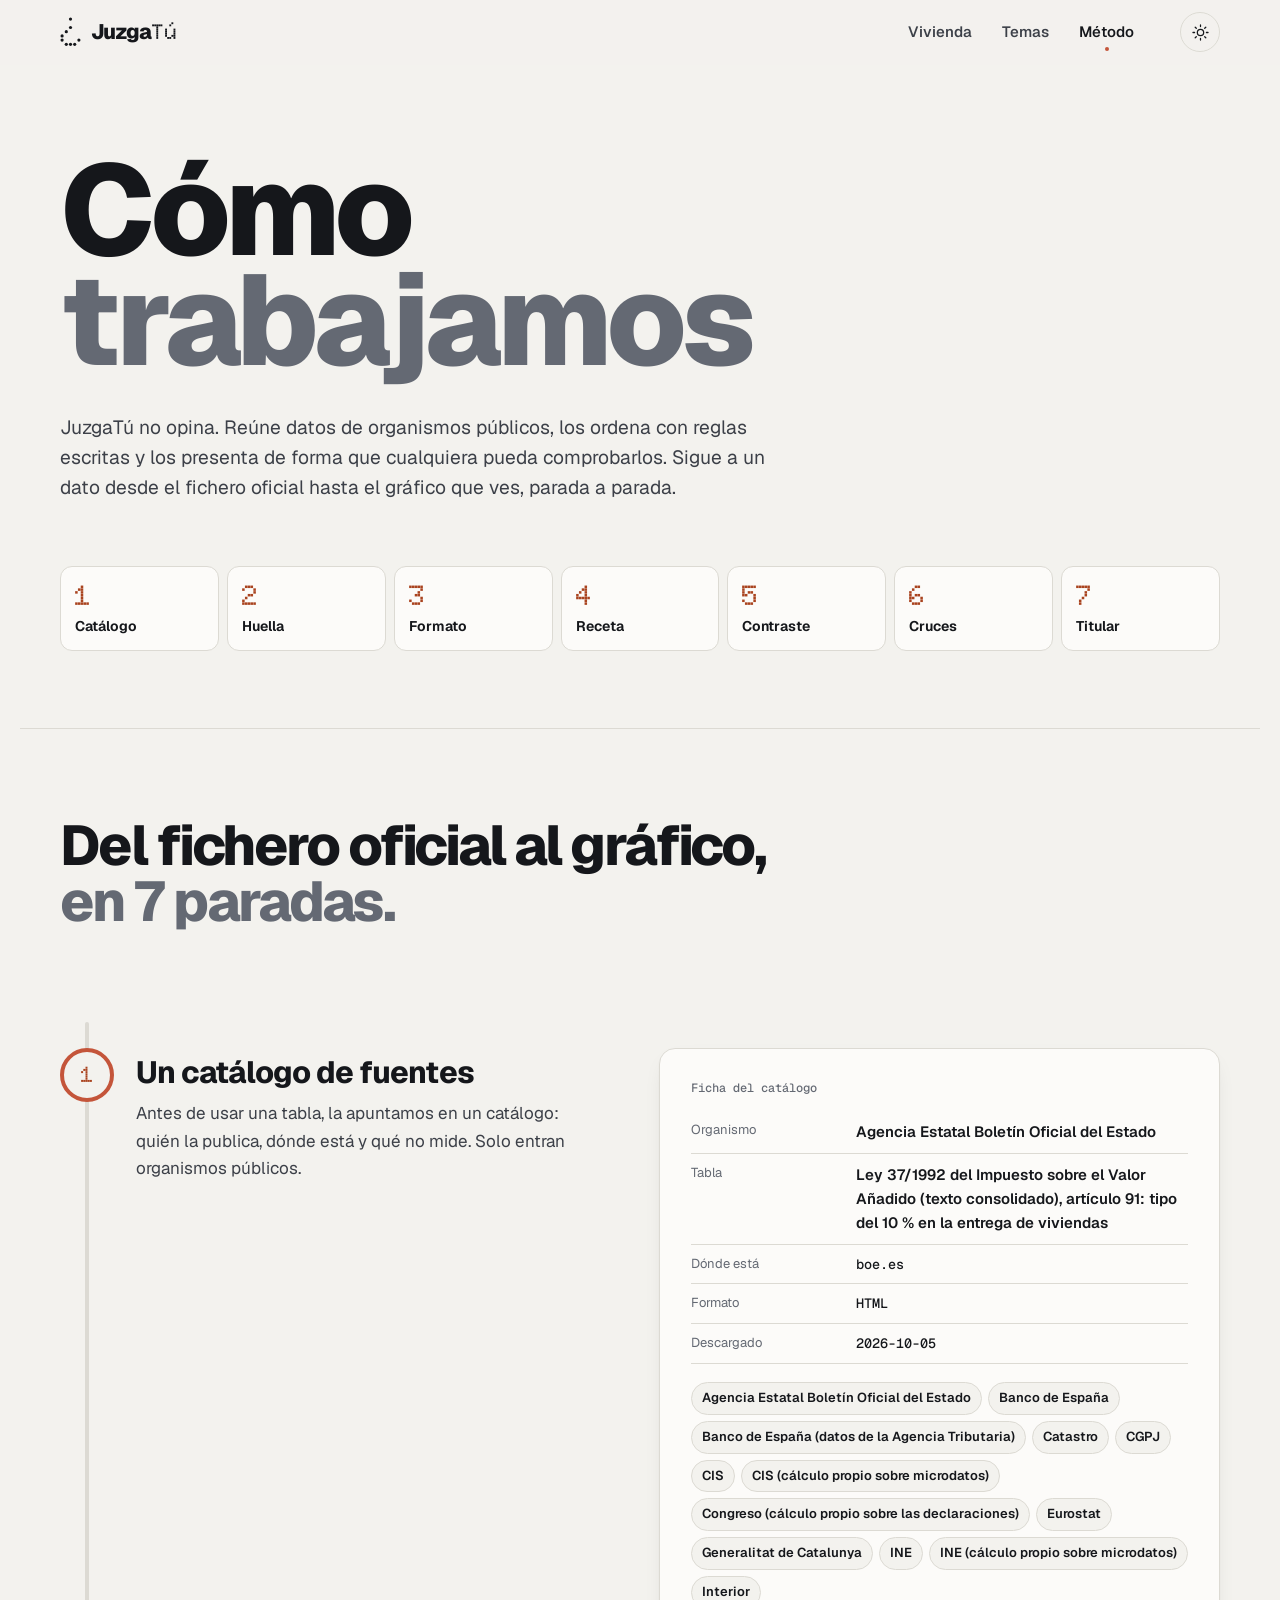
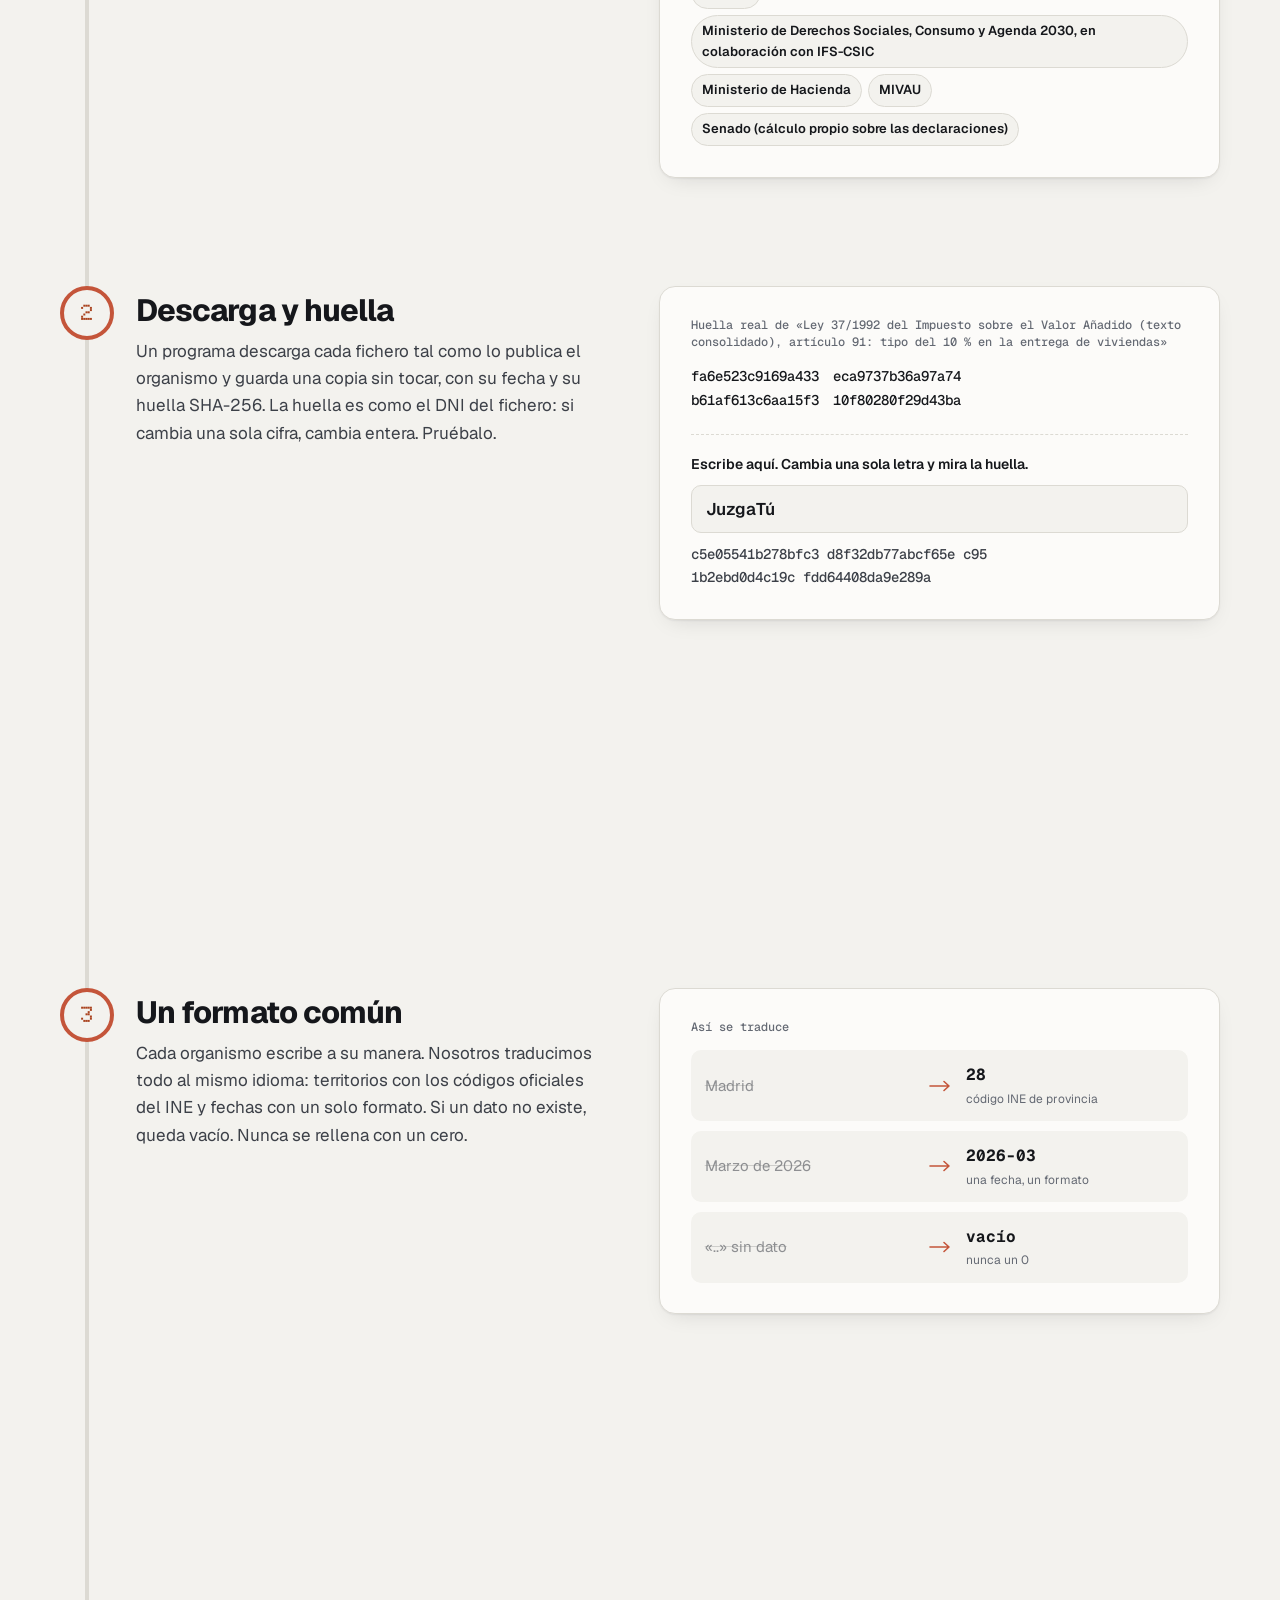
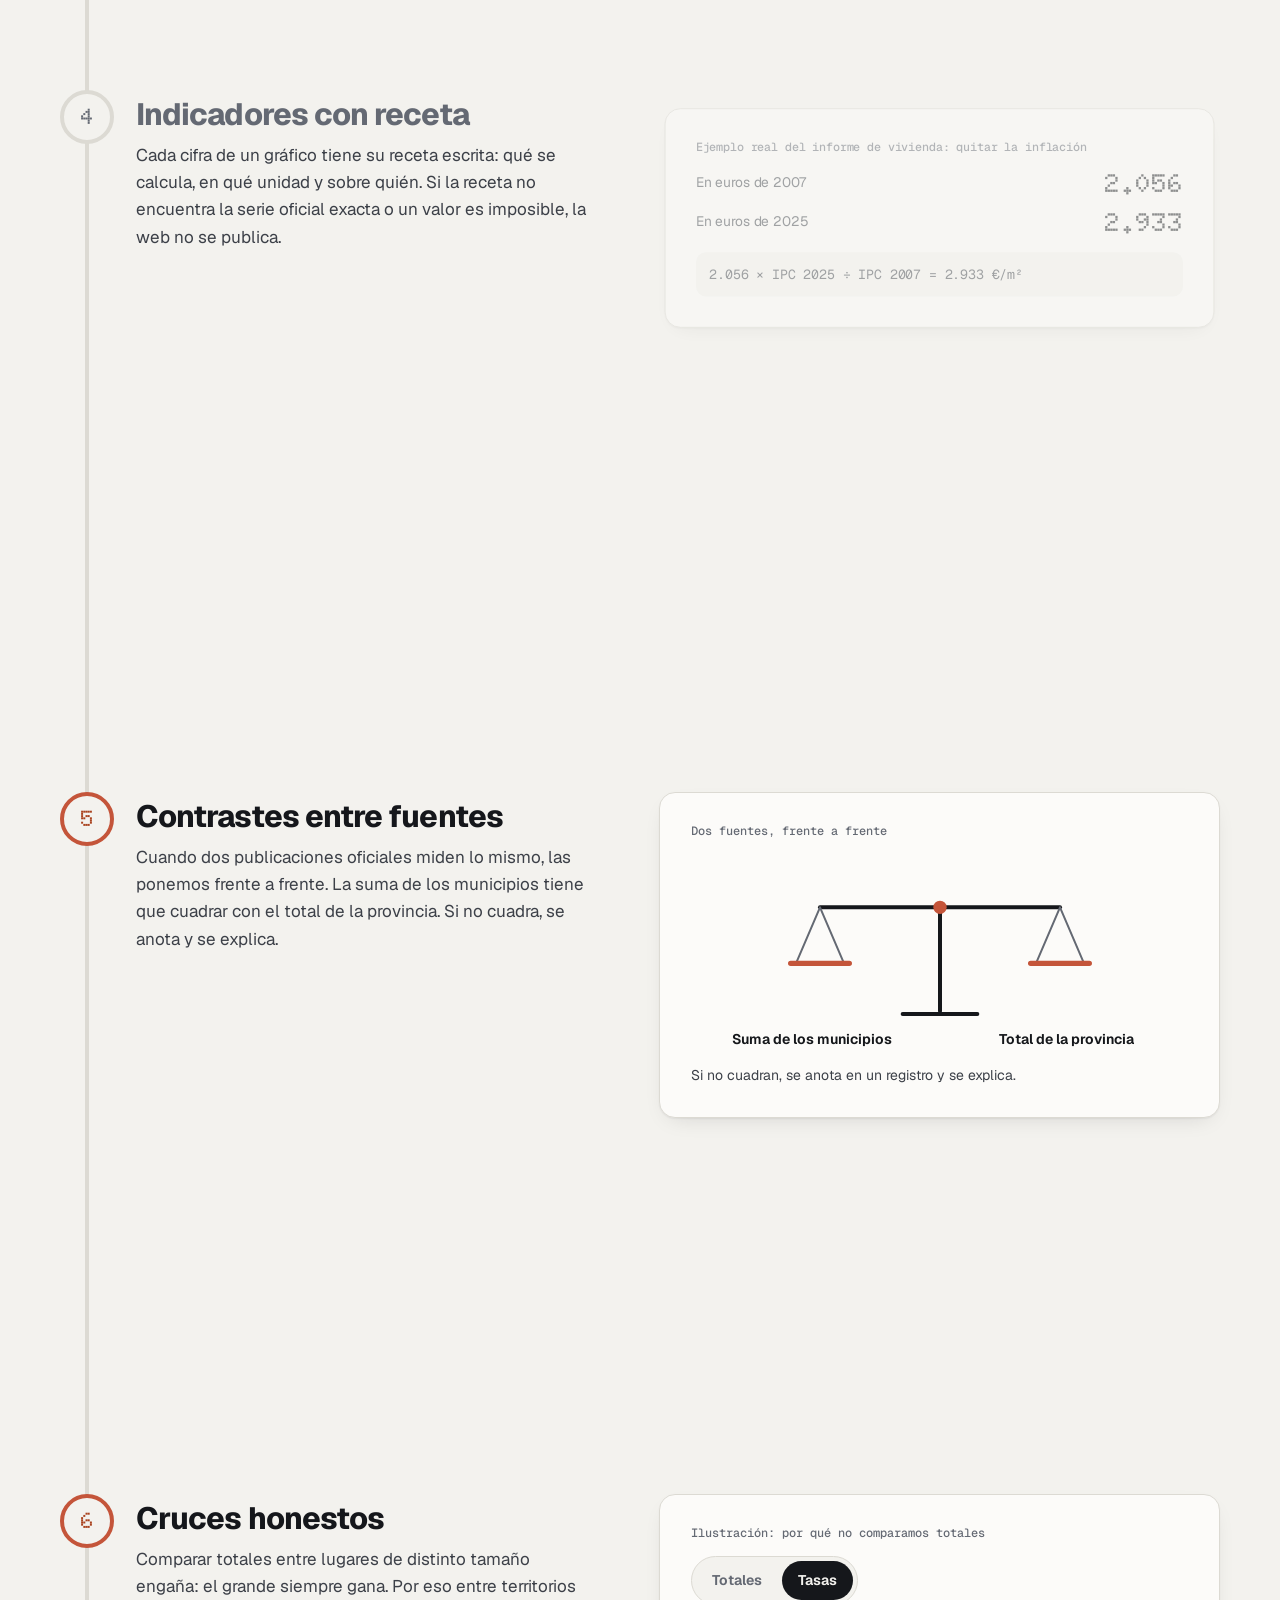
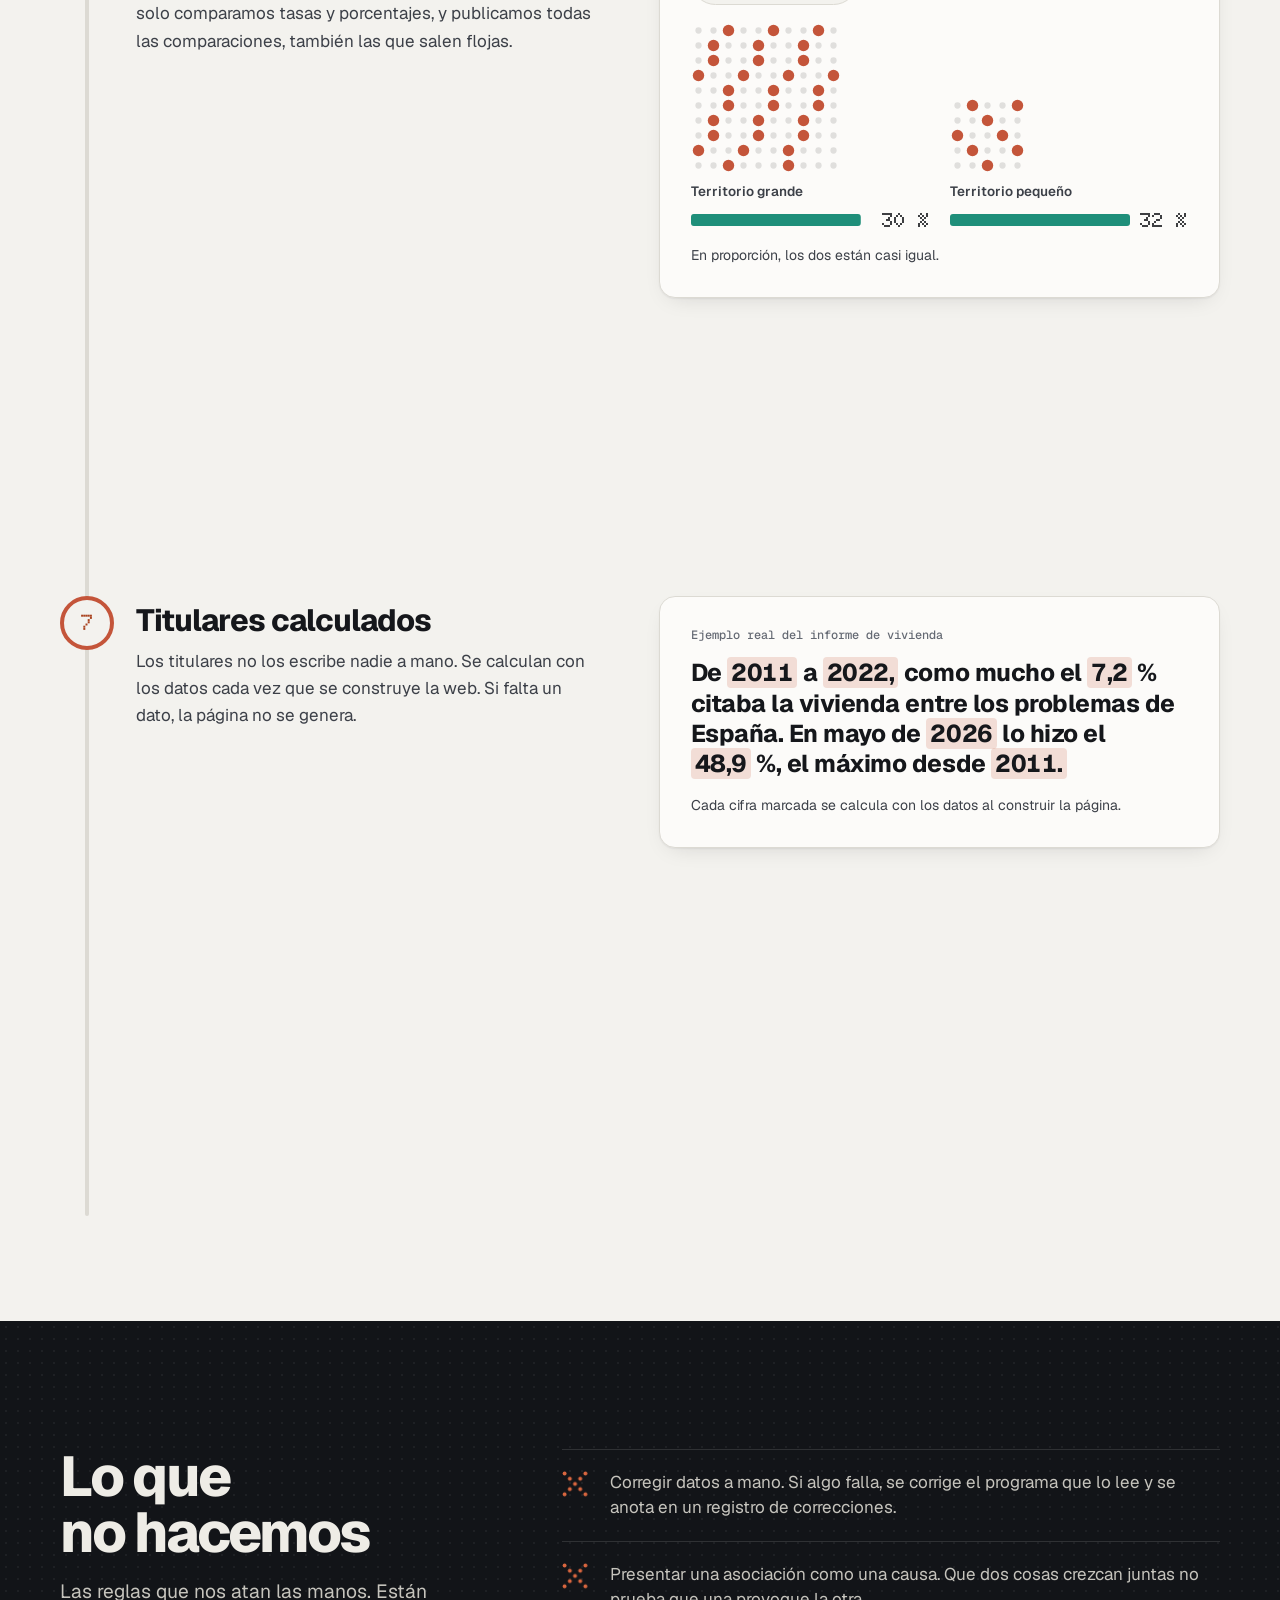
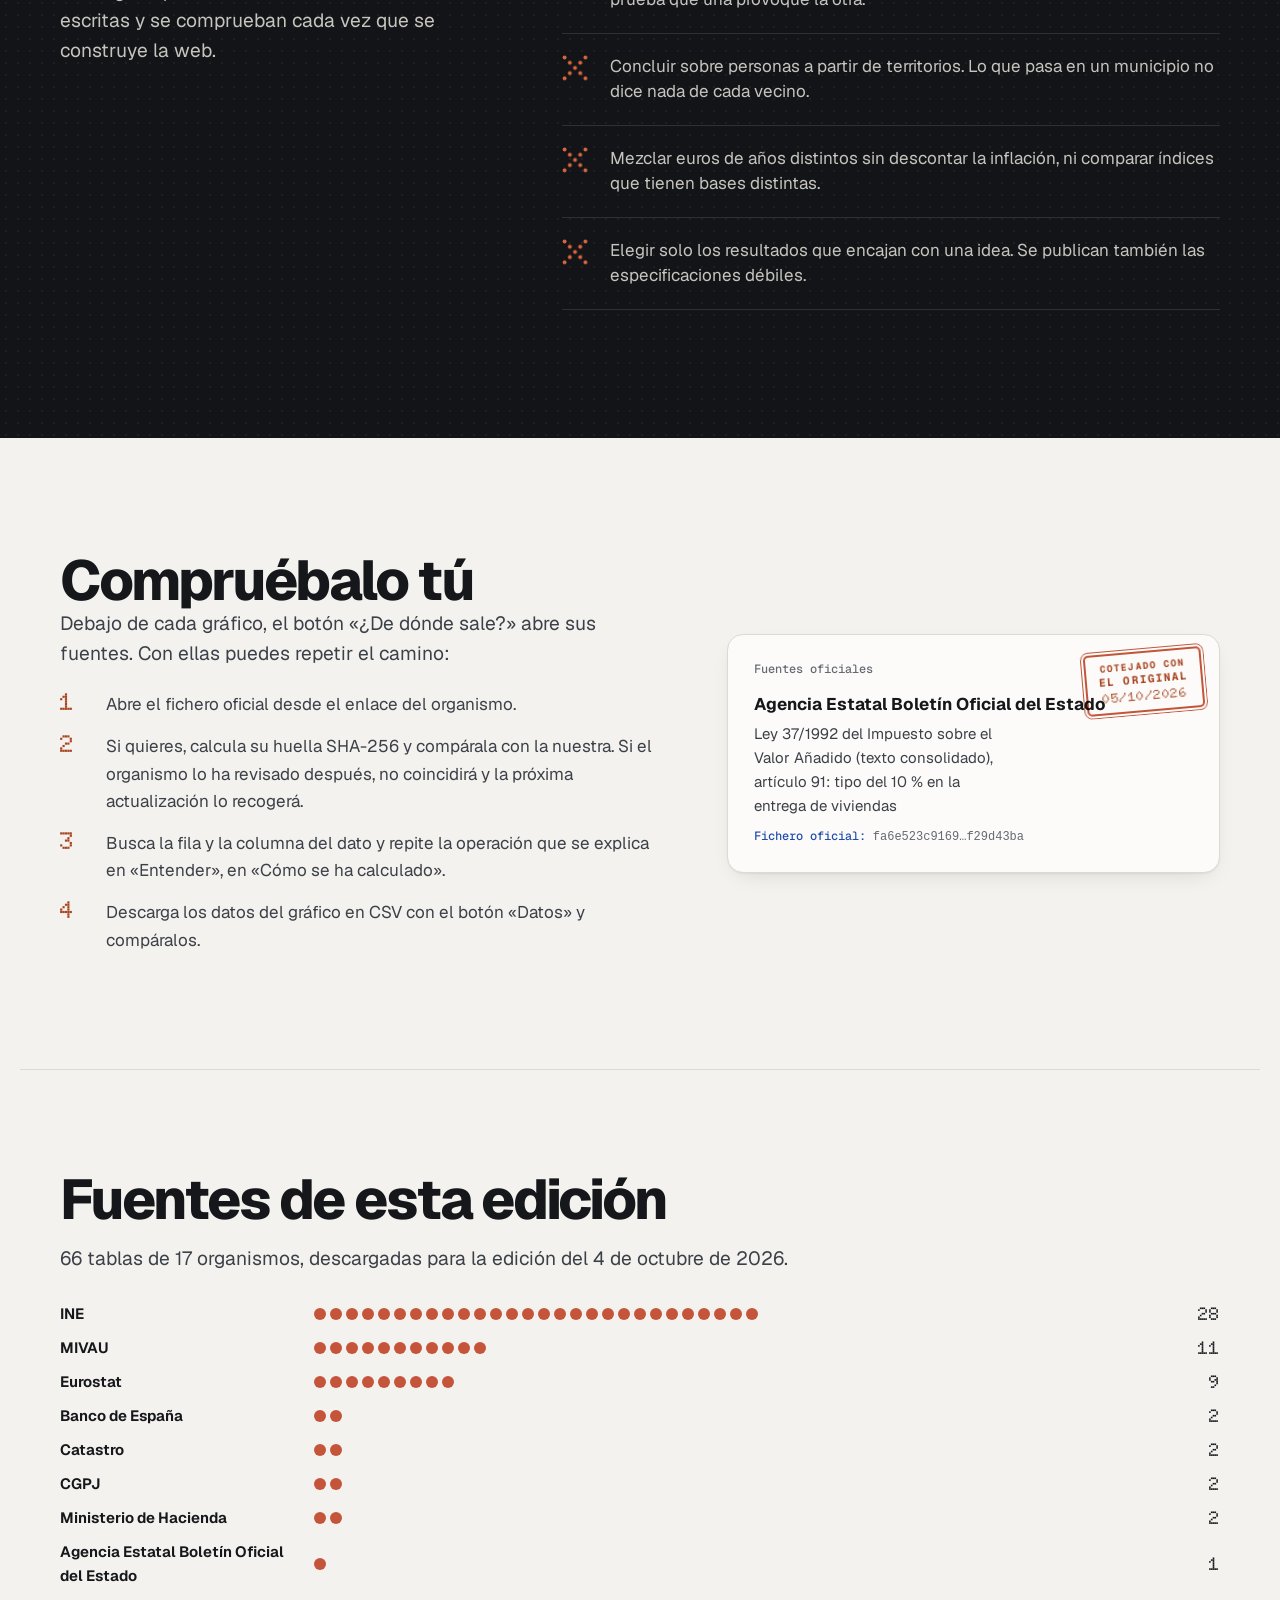
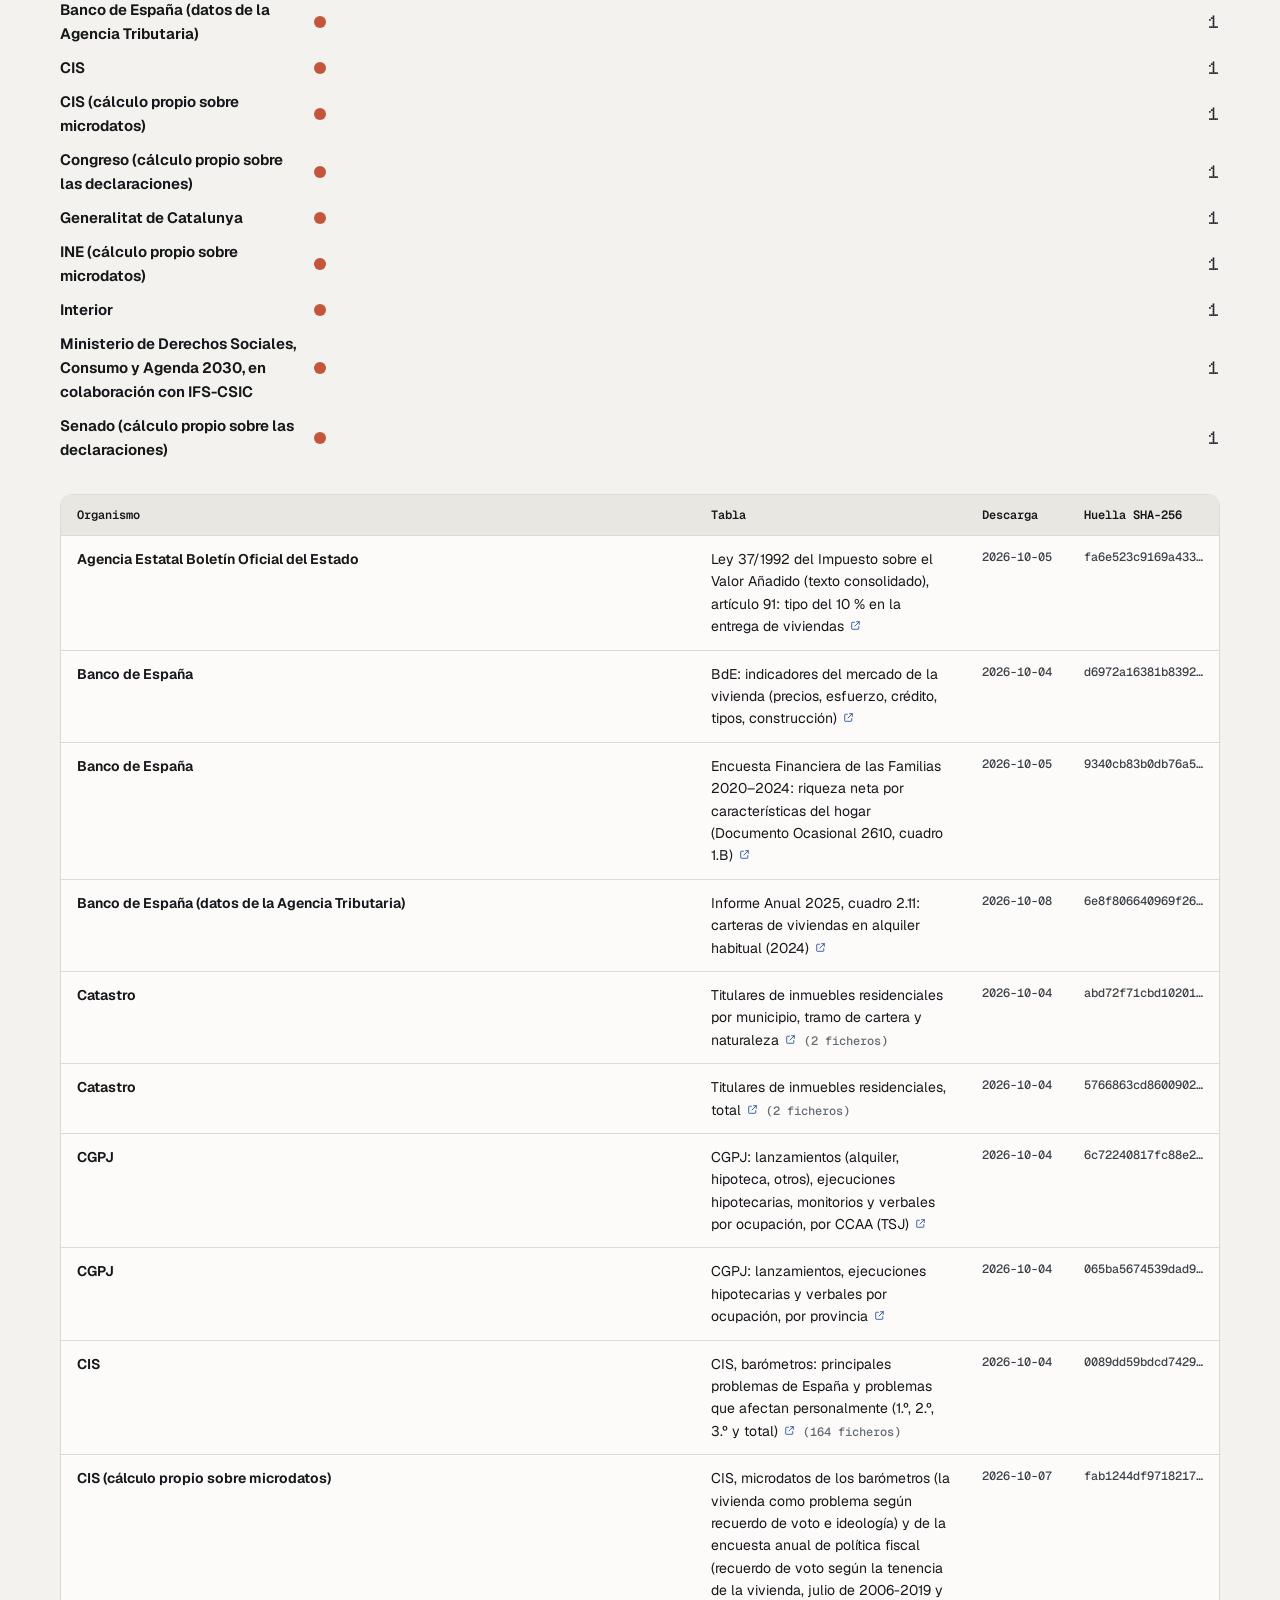
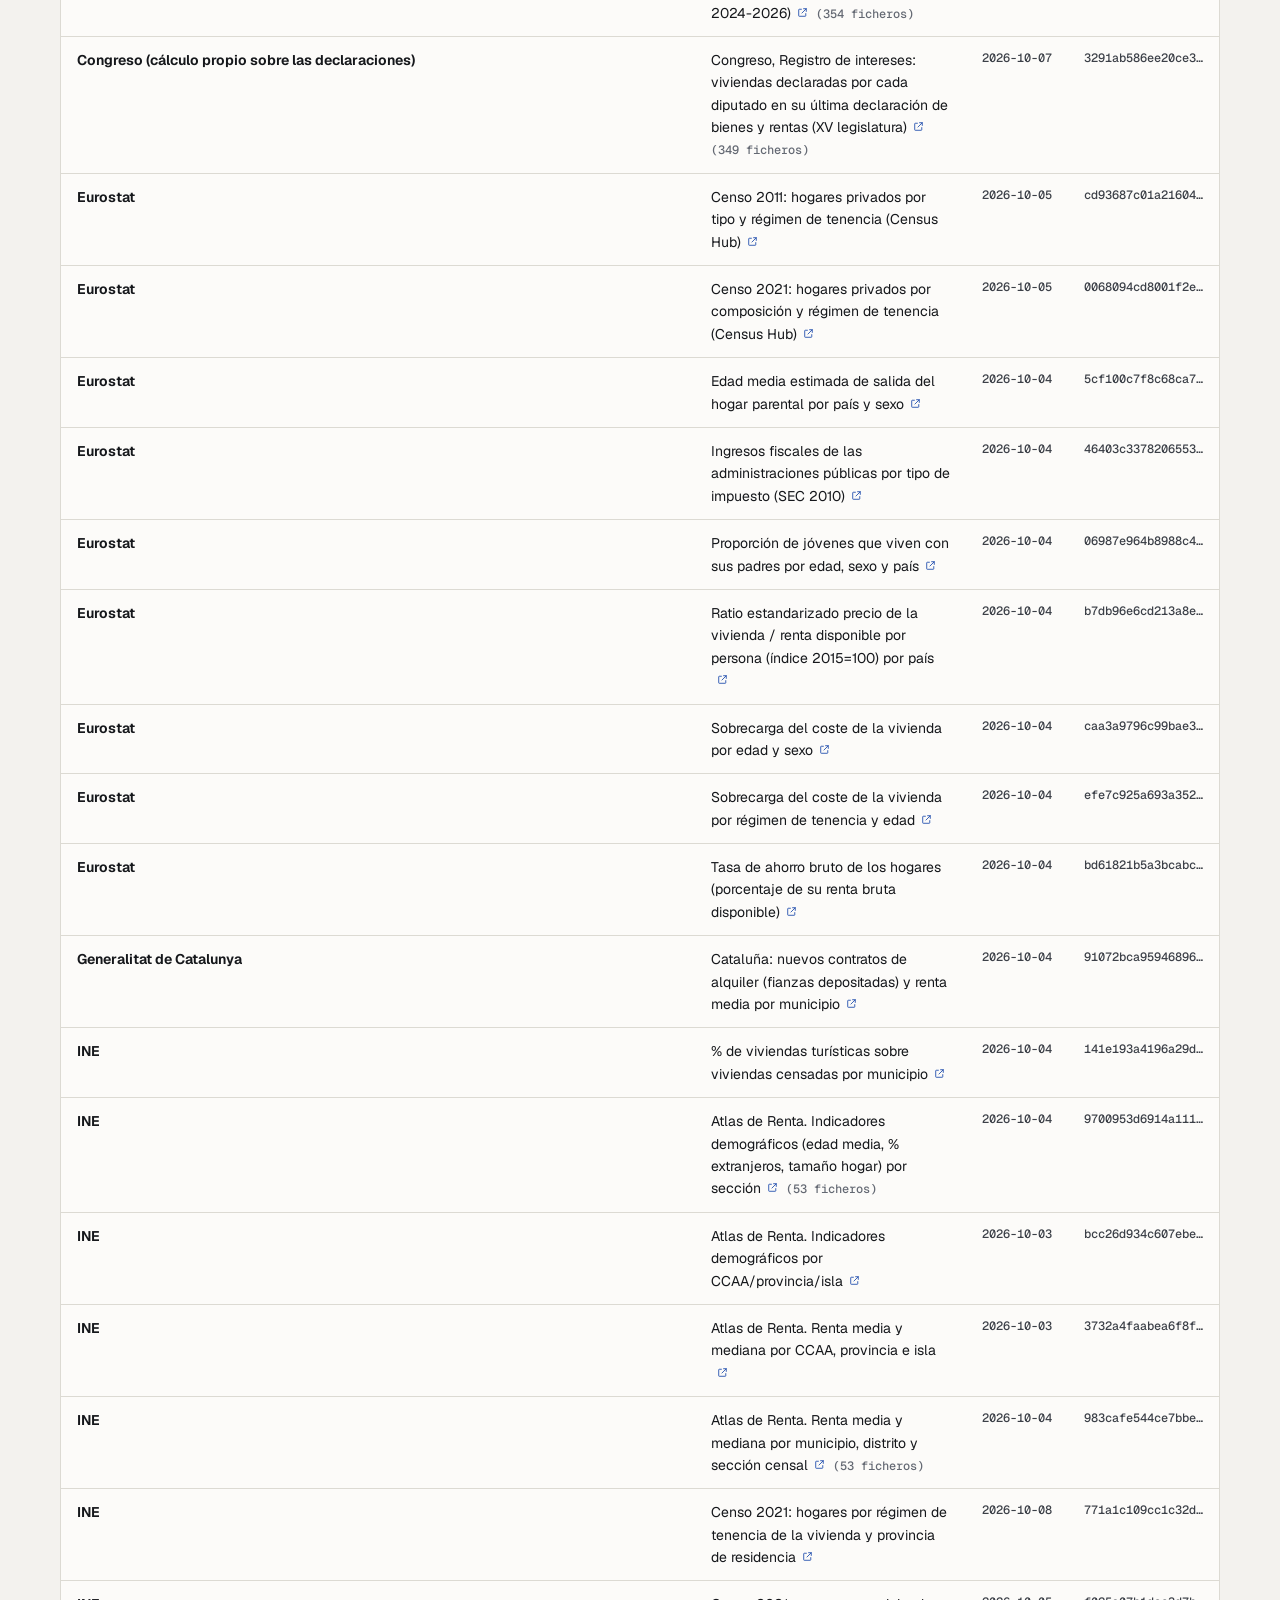
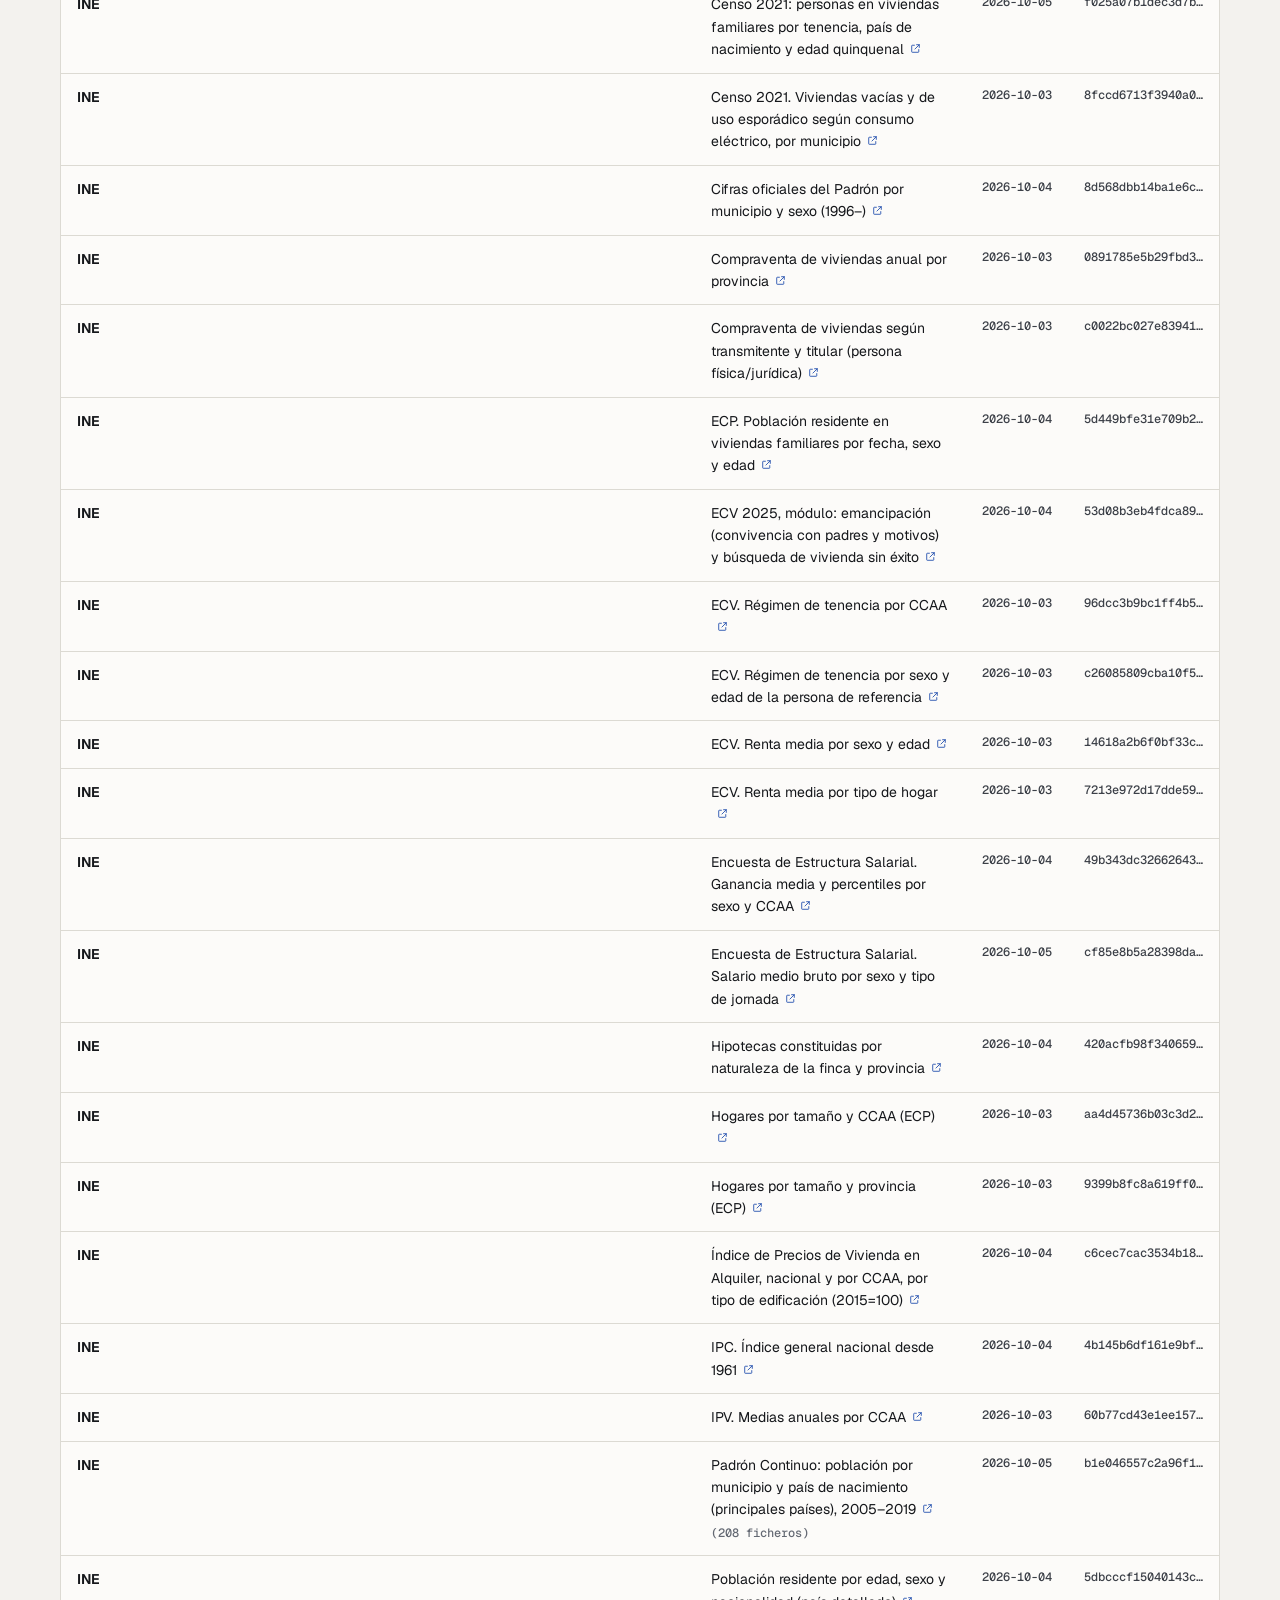
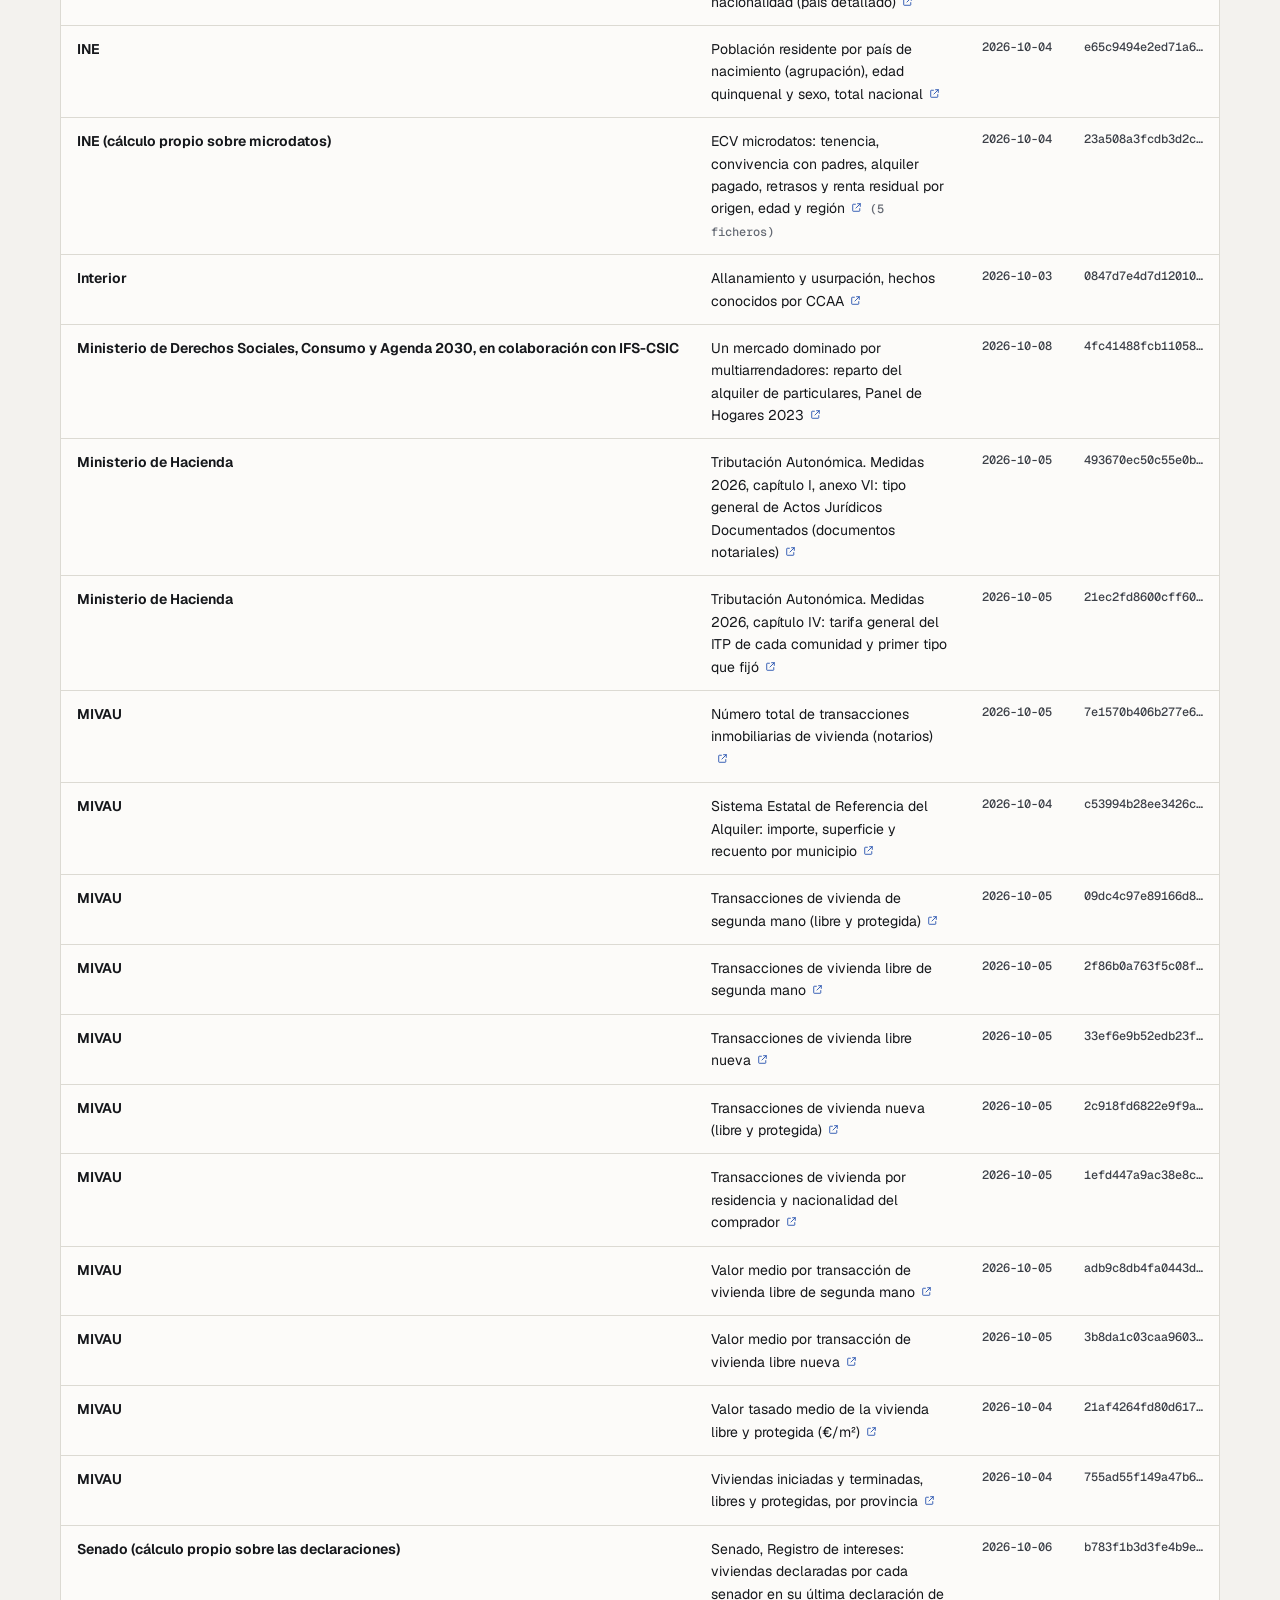
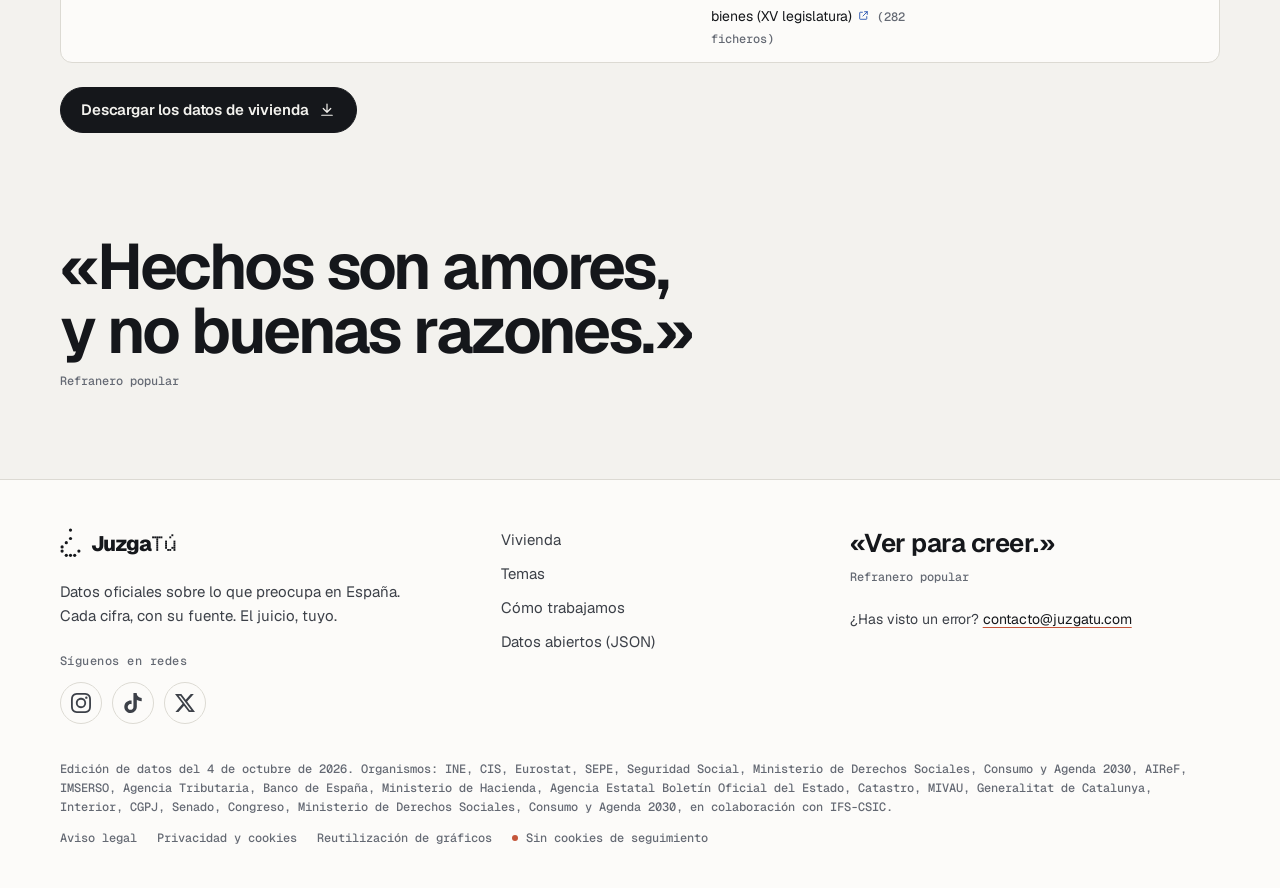
<file: metodo/index.html>
<!DOCTYPE html><html lang="es" class="astro-hkbrpulz"><head><meta charset="utf-8"><meta name="viewport" content="width=device-width, initial-scale=1, viewport-fit=cover"><title>Cómo trabajamos | JuzgaTú</title><meta name="description" content="De dónde salen los datos de JuzgaTú y qué hacemos con ellos: fuentes oficiales, copias con huella digital, indicadores con receta y límites de cada cifra."><link rel="canonical" href="https://juzgatu.com/metodo/"><meta property="og:type" content="website"><meta property="og:locale" content="es_ES"><meta property="og:site_name" content="JuzgaTú"><meta property="og:title" content="Cómo trabajamos | JuzgaTú"><meta property="og:description" content="De dónde salen los datos de JuzgaTú y qué hacemos con ellos: fuentes oficiales, copias con huella digital, indicadores con receta y límites de cada cifra."><meta property="og:url" content="https://juzgatu.com/metodo/"><meta property="og:image" content="https://juzgatu.com/compartir/juzgatu.jpg"><meta property="og:image:width" content="1200"><meta property="og:image:height" content="630"><meta property="og:image:alt" content="Cómo trabajamos | JuzgaTú"><meta name="twitter:card" content="summary_large_image"><link rel="sitemap" href="/sitemap.xml"><script type="application/ld+json">{"@context":"https://schema.org","@type":"WebSite","name":"JuzgaTú","url":"https://juzgatu.com/","inLanguage":"es-ES","description":"Datos oficiales de España con su fuente: gráficos claros y el fichero original de cada cifra.","publisher":{"@type":"Organization","name":"JuzgaTú","url":"https://juzgatu.com/","logo":"https://juzgatu.com/favicon.svg","sameAs":["https://www.instagram.com/juzgatu/","https://www.tiktok.com/@JuzgaTu","https://x.com/JuzgaTu"]}}</script><!-- Fondo del tema antes de cargar los estilos: el navegador nunca pinta su blanco por defecto al cambiar de página. --><meta name="color-scheme" content="light dark"><style>html{background:#f3f2ee}@media (prefers-color-scheme:dark){html:not([data-tema="claro"]){background:#111317}}html[data-tema="oscuro"]{background:#111317}</style><meta name="theme-color" media="(prefers-color-scheme: light)" content="#f3f2ee"><meta name="theme-color" media="(prefers-color-scheme: dark)" content="#111317"><!-- La primera pintura espera a tener el contenido principal: al cambiar de página no se ve una página a medias. --><link rel="expect" href="#contenido" blocking="render"><link rel="icon" href="/favicon.svg" type="image/svg+xml"><link rel="preload" href="/fuentes/geist.woff2" as="font" type="font/woff2" crossorigin><link rel="preload" href="/fuentes/doto-v2.woff2" as="font" type="font/woff2" crossorigin><!-- Tema antes de pintar, para que no haya destello. --><script>
      (() => {
        const r = document.documentElement;
        r.classList.add("js");
        try { const t = localStorage.getItem("juzgatu-tema"); if (t === "claro" || t === "oscuro") r.dataset.tema = t; } catch {}
        const m = matchMedia("(prefers-color-scheme: dark)");
        r.dataset.esquema = r.dataset.tema || (m.matches ? "oscuro" : "claro");
        // Volver a la misma página (p. ej. «Inicio» estando en la portada): la transición es solo un fundido, sin desplazamiento
        addEventListener("pagereveal", e => {
          try {
            const de = e.viewTransition && navigation.activation && navigation.activation.from;
            if (de && new URL(de.url).pathname === location.pathname) e.viewTransition.types.add("misma");
          } catch {}
        });
      })();
    </script><link rel="stylesheet" href="/_astro/Base.wthWQyot.css"><style>.sello.astro-5ioj3nof{border:2px solid var(--teja);outline:1px solid var(--teja);outline-offset:2px;color:var(--teja-texto);opacity:1;pointer-events:none;font:700 9.5px/1.15 var(--f-mono);letter-spacing:.12em;text-transform:uppercase;mix-blend-mode:multiply;border-radius:5px;justify-items:center;gap:1px;padding:8px 12px 7px;display:grid;position:absolute;top:16px;right:16px;transform:rotate(-5deg)}[data-esquema=oscuro] .sello.astro-5ioj3nof{mix-blend-mode:normal}.sello.astro-5ioj3nof.enlinea{flex:none;margin:4px 6px 4px 0;position:static}.medio.astro-5ioj3nof{font-size:11px}.fecha.astro-5ioj3nof{font:900 13px/1.1 var(--f-led);letter-spacing:.04em;margin-top:2px}.abierto .sello.astro-5ioj3nof,.abierta .sello.astro-5ioj3nof{animation:sellar .42s var(--ease-out) .16s backwards}@keyframes sellar{0%{opacity:0;transform:rotate(-5deg)scale(1.5)}70%{opacity:.95;transform:rotate(-5deg)scale(.96)}}@media (width<=560px){.sello.astro-5ioj3nof:not(.enlinea){justify-self:start;width:fit-content;margin:0 0 14px 4px;position:static}}@media (prefers-reduced-motion:reduce){.abierto .sello.astro-5ioj3nof,.abierta .sello.astro-5ioj3nof{animation:none}}
</style><link rel="stylesheet" href="/_astro/metodo.DqzVYA_B.css"><script type="module" src="/_astro/page.CMFgH77u.js"></script></head><body data-sitio="juzgatu.com" class="astro-hkbrpulz"><svg width="0" height="0" style="position:absolute" aria-hidden="true" focusable="false"><symbol id="i-flecha" viewBox="0 0 24 24"><path d="M5 12h14M13 6l6 6-6 6"/></symbol><symbol id="i-externo" viewBox="0 0 24 24"><path d="M14 5h5v5M19 5l-8 8M18 14v4a1 1 0 0 1-1 1H6a1 1 0 0 1-1-1V7a1 1 0 0 1 1-1h4"/></symbol><symbol id="i-lupa" viewBox="0 0 24 24"><circle cx="11" cy="11" r="6"/><path d="M20 20l-4.5-4.5"/></symbol><symbol id="i-tabla" viewBox="0 0 24 24"><rect x="4" y="5" width="16" height="14" rx="1.5"/><path d="M4 10h16M4 14.5h16M10 10v9"/></symbol><symbol id="i-descarga" viewBox="0 0 24 24"><path d="M12 4v11M7 10l5 5 5-5M5 19h14"/></symbol><symbol id="i-sol" viewBox="0 0 24 24"><circle cx="12" cy="12" r="4"/><path d="M12 2.5v2M12 19.5v2M2.5 12h2M19.5 12h2M5.3 5.3l1.4 1.4M17.3 17.3l1.4 1.4M5.3 18.7l1.4-1.4M17.3 6.7l1.4-1.4"/></symbol><symbol id="i-luna" viewBox="0 0 24 24"><path d="M19.5 14.5A8 8 0 0 1 9.5 4.5a8 8 0 1 0 10 10z"/></symbol><symbol id="i-cerrar" viewBox="0 0 24 24"><path d="M6 6l12 12M18 6L6 18"/></symbol><symbol id="i-imagen" viewBox="0 0 24 24"><rect x="4" y="5" width="16" height="14" rx="1.5"/><circle cx="9" cy="10" r="1.6"/><path d="M20 16l-4.5-4.5L7 19"/></symbol><symbol id="i-entender" viewBox="0 0 24 24"><path d="M9 18h6M10 21h4M12 3a6 6 0 0 0-3.5 10.9c.6.5 1 1.2 1 2.1V16h5v-.1c0-.9.4-1.6 1-2.1A6 6 0 0 0 12 3z"/></symbol><symbol id="i-verificado" viewBox="0 0 24 24"><path d="M12 3l7 3v5c0 4.5-3 8-7 10-4-2-7-5.5-7-10V6l7-3z"/><path d="M9 12l2.2 2.2L15.5 10"/></symbol><symbol id="i-copiar" viewBox="0 0 24 24"><rect x="8" y="8" width="11" height="11" rx="1.5"/><path d="M16 8V6a1 1 0 0 0-1-1H6a1 1 0 0 0-1 1v9a1 1 0 0 0 1 1h2"/></symbol></svg><a class="saltar astro-hkbrpulz" href="#contenido">Saltar al contenido</a><header class="cabecera astro-6y2w7637"><div class="envoltura fila astro-6y2w7637"><a class="marca astro-wrydisaj" href="/" aria-label="JuzgaTú, inicio"><svg class="puntos signo" viewBox="0 0 21 29.400000000000002" width="21" height="29.400000000000002" aria-hidden="true"><circle cx="10.5" cy="2.1" r="1.596" fill="var(--acento)" style="--i:2" class="on"></circle><circle cx="10.5" cy="10.5" r="1.596" fill="var(--acento)" style="--i:12" class="on"></circle><circle cx="6.300000000000001" cy="14.700000000000001" r="1.596" fill="var(--acento)" style="--i:16" class="on"></circle><circle cx="2.1" cy="18.900000000000002" r="1.596" fill="var(--acento)" style="--i:20" class="on"></circle><circle cx="2.1" cy="23.1" r="1.596" fill="var(--acento)" style="--i:25" class="on"></circle><circle cx="18.900000000000002" cy="23.1" r="1.596" fill="var(--acento)" style="--i:29" class="on"></circle><circle cx="6.300000000000001" cy="27.300000000000004" r="1.596" fill="var(--acento)" style="--i:31" class="on"></circle><circle cx="10.5" cy="27.300000000000004" r="1.596" fill="var(--acento)" style="--i:32" class="on"></circle><circle cx="14.700000000000001" cy="27.300000000000004" r="1.596" fill="var(--acento)" style="--i:33" class="on"></circle></svg><span class="nombre astro-wrydisaj">Juzga<b class="astro-wrydisaj">Tú</b></span></a><nav aria-label="Principal" class="astro-6y2w7637"><a href="/vivienda/" class="astro-6y2w7637">Vivienda</a><a href="/#temas" class="astro-6y2w7637">Temas</a><a href="/metodo/" aria-current="page" class="astro-6y2w7637">Método</a></nav><button class="tema astro-6y2w7637" type="button" data-tema-boton aria-label="Cambiar entre tema claro y oscuro"><svg class="ico sol" aria-hidden="true"><use href="#i-sol"></use></svg><svg class="ico luna" aria-hidden="true"><use href="#i-luna"></use></svg></button></div></header><main id="contenido" class="astro-hkbrpulz"><section class="envoltura portada astro-cmo2z3pt"><h1 data-aparece class="astro-cmo2z3pt"><span class="astro-cmo2z3pt">Cómo</span> <span class="astro-cmo2z3pt">trabajamos</span></h1><div class="portada-pie astro-cmo2z3pt"><p class="entradilla astro-cmo2z3pt" data-aparece style="--i:1">JuzgaTú no opina. Reúne datos de organismos públicos, los ordena con reglas escritas y los presenta de forma que cualquiera pueda comprobarlos. Sigue a un dato desde el fichero oficial hasta el gráfico que ves, parada a parada.</p></div><nav class="indice astro-cmo2z3pt" aria-label="Paradas del proceso" data-aparece style="--i:3"><ol class="astro-cmo2z3pt"><li class="astro-cmo2z3pt"><a href="#catalogo" class="astro-cmo2z3pt"><b class="astro-cmo2z3pt">1</b>Catálogo</a></li><li class="astro-cmo2z3pt"><a href="#huella" class="astro-cmo2z3pt"><b class="astro-cmo2z3pt">2</b>Huella</a></li><li class="astro-cmo2z3pt"><a href="#formato" class="astro-cmo2z3pt"><b class="astro-cmo2z3pt">3</b>Formato</a></li><li class="astro-cmo2z3pt"><a href="#receta" class="astro-cmo2z3pt"><b class="astro-cmo2z3pt">4</b>Receta</a></li><li class="astro-cmo2z3pt"><a href="#contraste" class="astro-cmo2z3pt"><b class="astro-cmo2z3pt">5</b>Contraste</a></li><li class="astro-cmo2z3pt"><a href="#cruces" class="astro-cmo2z3pt"><b class="astro-cmo2z3pt">6</b>Cruces</a></li><li class="astro-cmo2z3pt"><a href="#titular" class="astro-cmo2z3pt"><b class="astro-cmo2z3pt">7</b>Titular</a></li></ol></nav></section><section class="envoltura proceso astro-cmo2z3pt" aria-labelledby="t-proceso"><h2 id="t-proceso" class="titulo-seccion astro-cmo2z3pt" data-aparece><span class="astro-cmo2z3pt">Del fichero oficial al gráfico,</span> <span class="astro-cmo2z3pt">en 7 paradas.</span></h2><div class="trayecto astro-cmo2z3pt" data-trayecto><span class="via astro-cmo2z3pt" aria-hidden="true"></span><ol class="lista-pasos astro-cmo2z3pt"><li class="paso astro-cmo2z3pt" id="catalogo" data-paso><span class="estacion astro-cmo2z3pt" aria-hidden="true">1</span><div class="texto-paso astro-cmo2z3pt"><h3 class="astro-cmo2z3pt">Un catálogo de fuentes</h3><p class="astro-cmo2z3pt">Antes de usar una tabla, la apuntamos en un catálogo: quién la publica, dónde está y qué no mide. Solo entran organismos públicos.</p></div><div class="lamina-caja astro-cmo2z3pt"><div class="lamina astro-cmo2z3pt"><div class="ficha-cat astro-cmo2z3pt"><p class="lam-et astro-cmo2z3pt">Ficha del catálogo</p><dl class="astro-cmo2z3pt"><div class="astro-cmo2z3pt"><dt class="astro-cmo2z3pt">Organismo</dt><dd class="astro-cmo2z3pt">Agencia Estatal Boletín Oficial del Estado</dd></div><div class="astro-cmo2z3pt"><dt class="astro-cmo2z3pt">Tabla</dt><dd class="astro-cmo2z3pt">Ley 37/1992 del Impuesto sobre el Valor Añadido (texto consolidado), artículo 91: tipo del 10 % en la entrega de viviendas</dd></div><div class="astro-cmo2z3pt"><dt class="astro-cmo2z3pt">Dónde está</dt><dd class="mono astro-cmo2z3pt">boe.es</dd></div><div class="astro-cmo2z3pt"><dt class="astro-cmo2z3pt">Formato</dt><dd class="mono astro-cmo2z3pt">HTML</dd></div><div class="astro-cmo2z3pt"><dt class="astro-cmo2z3pt">Descargado</dt><dd class="mono astro-cmo2z3pt">2026-10-05</dd></div></dl><ul class="orgs astro-cmo2z3pt" aria-label="Organismos de esta edición"><li style="--k:0" class="astro-cmo2z3pt">Agencia Estatal Boletín Oficial del Estado</li><li style="--k:1" class="astro-cmo2z3pt">Banco de España</li><li style="--k:2" class="astro-cmo2z3pt">Banco de España (datos de la Agencia Tributaria)</li><li style="--k:3" class="astro-cmo2z3pt">Catastro</li><li style="--k:4" class="astro-cmo2z3pt">CGPJ</li><li style="--k:5" class="astro-cmo2z3pt">CIS</li><li style="--k:6" class="astro-cmo2z3pt">CIS (cálculo propio sobre microdatos)</li><li style="--k:7" class="astro-cmo2z3pt">Congreso (cálculo propio sobre las declaraciones)</li><li style="--k:8" class="astro-cmo2z3pt">Eurostat</li><li style="--k:9" class="astro-cmo2z3pt">Generalitat de Catalunya</li><li style="--k:10" class="astro-cmo2z3pt">INE</li><li style="--k:11" class="astro-cmo2z3pt">INE (cálculo propio sobre microdatos)</li><li style="--k:12" class="astro-cmo2z3pt">Interior</li><li style="--k:13" class="astro-cmo2z3pt">Ministerio de Derechos Sociales, Consumo y Agenda 2030, en colaboración con IFS-CSIC</li><li style="--k:14" class="astro-cmo2z3pt">Ministerio de Hacienda</li><li style="--k:15" class="astro-cmo2z3pt">MIVAU</li><li style="--k:16" class="astro-cmo2z3pt">Senado (cálculo propio sobre las declaraciones)</li></ul></div></div></div></li><li class="paso astro-cmo2z3pt" id="huella" data-paso><span class="estacion astro-cmo2z3pt" aria-hidden="true">2</span><div class="texto-paso astro-cmo2z3pt"><h3 class="astro-cmo2z3pt">Descarga y huella</h3><p class="astro-cmo2z3pt">Un programa descarga cada fichero tal como lo publica el organismo y guarda una copia sin tocar, con su fecha y su huella SHA-256. La huella es como el DNI del fichero: si cambia una sola cifra, cambia entera. Pruébalo.</p></div><div class="lamina-caja astro-cmo2z3pt"><div class="lamina astro-cmo2z3pt"><div class="huella astro-cmo2z3pt"><p class="lam-et astro-cmo2z3pt">Huella real de «Ley 37/1992 del Impuesto sobre el Valor Añadido (texto consolidado), artículo 91: tipo del 10 % en la entrega de viviendas»</p><code class="hash fija astro-cmo2z3pt"><span style="--k:0" class="astro-cmo2z3pt">fa6e523c9169a433</span><span style="--k:1" class="astro-cmo2z3pt">eca9737b36a97a74</span><span style="--k:2" class="astro-cmo2z3pt">b61af613c6aa15f3</span><span style="--k:3" class="astro-cmo2z3pt">10f80280f29d43ba</span></code><label class="prueba astro-cmo2z3pt" data-hash><span class="astro-cmo2z3pt">Escribe aquí. Cambia una sola letra y mira la huella.</span><input type="text" value="JuzgaTú" spellcheck="false" autocomplete="off" class="astro-cmo2z3pt"><code class="hash viva astro-cmo2z3pt" aria-live="polite"></code></label></div></div></div></li><li class="paso astro-cmo2z3pt" id="formato" data-paso><span class="estacion astro-cmo2z3pt" aria-hidden="true">3</span><div class="texto-paso astro-cmo2z3pt"><h3 class="astro-cmo2z3pt">Un formato común</h3><p class="astro-cmo2z3pt">Cada organismo escribe a su manera. Nosotros traducimos todo al mismo idioma: territorios con los códigos oficiales del INE y fechas con un solo formato. Si un dato no existe, queda vacío. Nunca se rellena con un cero.</p></div><div class="lamina-caja astro-cmo2z3pt"><div class="lamina astro-cmo2z3pt"><div class="formato astro-cmo2z3pt" data-formato><p class="lam-et astro-cmo2z3pt">Así se traduce</p><div class="filas astro-cmo2z3pt"><div class="fila astro-cmo2z3pt" style="--k:0"><span class="antes astro-cmo2z3pt">Madrid</span><svg viewBox="0 0 24 12" width="24" height="12" fill="none" stroke="currentColor" stroke-width="1.6" stroke-linecap="round" stroke-linejoin="round" aria-hidden="true" class="astro-cmo2z3pt"><path d="M2 6h19M16 1.5 21 6l-5 4.5" class="astro-cmo2z3pt"></path></svg><span class="despues astro-cmo2z3pt"><b class="mono astro-cmo2z3pt">28</b><small class="astro-cmo2z3pt">código INE de provincia</small></span></div><div class="fila astro-cmo2z3pt" style="--k:1"><span class="antes astro-cmo2z3pt">Marzo de 2026</span><svg viewBox="0 0 24 12" width="24" height="12" fill="none" stroke="currentColor" stroke-width="1.6" stroke-linecap="round" stroke-linejoin="round" aria-hidden="true" class="astro-cmo2z3pt"><path d="M2 6h19M16 1.5 21 6l-5 4.5" class="astro-cmo2z3pt"></path></svg><span class="despues astro-cmo2z3pt"><b class="mono astro-cmo2z3pt">2026-03</b><small class="astro-cmo2z3pt">una fecha, un formato</small></span></div><div class="fila astro-cmo2z3pt" style="--k:2"><span class="antes astro-cmo2z3pt">«..» sin dato</span><svg viewBox="0 0 24 12" width="24" height="12" fill="none" stroke="currentColor" stroke-width="1.6" stroke-linecap="round" stroke-linejoin="round" aria-hidden="true" class="astro-cmo2z3pt"><path d="M2 6h19M16 1.5 21 6l-5 4.5" class="astro-cmo2z3pt"></path></svg><span class="despues astro-cmo2z3pt"><b class="mono astro-cmo2z3pt">vacío</b><small class="astro-cmo2z3pt">nunca un 0</small></span></div></div></div></div></div></li><li class="paso astro-cmo2z3pt" id="receta" data-paso><span class="estacion astro-cmo2z3pt" aria-hidden="true">4</span><div class="texto-paso astro-cmo2z3pt"><h3 class="astro-cmo2z3pt">Indicadores con receta</h3><p class="astro-cmo2z3pt">Cada cifra de un gráfico tiene su receta escrita: qué se calcula, en qué unidad y sobre quién. Si la receta no encuentra la serie oficial exacta o un valor es imposible, la web no se publica.</p></div><div class="lamina-caja astro-cmo2z3pt"><div class="lamina astro-cmo2z3pt"><div class="receta astro-cmo2z3pt"><p class="lam-et astro-cmo2z3pt">Ejemplo real del informe de vivienda: quitar la inflación</p><div class="barras astro-cmo2z3pt" style="--a:0.701; --b:1.000"><div class="barra uno astro-cmo2z3pt"><span class="astro-cmo2z3pt">En euros de 2007</span><i class="astro-cmo2z3pt"></i><b data-cifra="2.056" class="astro-cmo2z3pt">2.056</b></div><div class="barra dos astro-cmo2z3pt"><span class="astro-cmo2z3pt">En euros de 2025</span><i class="astro-cmo2z3pt"></i><b data-cifra="2.933" class="astro-cmo2z3pt">2.933</b></div></div><p class="formula mono astro-cmo2z3pt">2.056 × IPC 2025 ÷ IPC 2007 = 2.933 €/m²</p></div></div></div></li><li class="paso astro-cmo2z3pt" id="contraste" data-paso><span class="estacion astro-cmo2z3pt" aria-hidden="true">5</span><div class="texto-paso astro-cmo2z3pt"><h3 class="astro-cmo2z3pt">Contrastes entre fuentes</h3><p class="astro-cmo2z3pt">Cuando dos publicaciones oficiales miden lo mismo, las ponemos frente a frente. La suma de los municipios tiene que cuadrar con el total de la provincia. Si no cuadra, se anota y se explica.</p></div><div class="lamina-caja astro-cmo2z3pt"><div class="lamina astro-cmo2z3pt"><div class="contraste astro-cmo2z3pt"><p class="lam-et astro-cmo2z3pt">Dos fuentes, frente a frente</p><svg class="balanza astro-cmo2z3pt" viewBox="0 0 240 130" aria-hidden="true"><path class="pie-b astro-cmo2z3pt" d="M120 40 V118 M92 120 H148"></path><g class="brazo astro-cmo2z3pt"><path d="M30 40 H210" class="astro-cmo2z3pt"></path><path class="cuerda astro-cmo2z3pt" d="M30 40 L12 82 M30 40 L48 82 M210 40 L192 82 M210 40 L228 82"></path><path class="plato astro-cmo2z3pt" d="M8 82 H52 M188 82 H232"></path><circle cx="120" cy="40" r="5" class="astro-cmo2z3pt"></circle></g></svg><div class="pesas astro-cmo2z3pt"><span class="astro-cmo2z3pt">Suma de los municipios</span><span class="astro-cmo2z3pt">Total de la provincia</span></div><p class="nota astro-cmo2z3pt">Si no cuadran, se anota en un registro y se explica.</p></div></div></div></li><li class="paso astro-cmo2z3pt" id="cruces" data-paso><span class="estacion astro-cmo2z3pt" aria-hidden="true">6</span><div class="texto-paso astro-cmo2z3pt"><h3 class="astro-cmo2z3pt">Cruces honestos</h3><p class="astro-cmo2z3pt">Comparar totales entre lugares de distinto tamaño engaña: el grande siempre gana. Por eso entre territorios solo comparamos tasas y porcentajes, y publicamos todas las comparaciones, también las que salen flojas.</p></div><div class="lamina-caja astro-cmo2z3pt"><div class="lamina astro-cmo2z3pt"><div class="cruces astro-cmo2z3pt" data-cruces data-modo="total"><p class="lam-et astro-cmo2z3pt">Ilustración: por qué no comparamos totales</p><div class="modos astro-cmo2z3pt" role="group" aria-label="Qué comparar"><button type="button" data-modo="total" aria-pressed="true" class="astro-cmo2z3pt">Totales</button><button type="button" data-modo="tasa" aria-pressed="false" class="astro-cmo2z3pt">Tasas</button></div><div class="territorios astro-cmo2z3pt"><div class="territorio astro-cmo2z3pt"><svg class="puntos rejilla" viewBox="0 0 120 120" width="120" height="120" aria-hidden="true"><circle cx="6" cy="6" r="2.5080000000000005" fill="currentColor" opacity="0.12"></circle><circle cx="18" cy="6" r="2.5080000000000005" fill="currentColor" opacity="0.12"></circle><circle cx="30" cy="6" r="4.5600000000000005" fill="var(--teja)" style="--i:2" class="on"></circle><circle cx="42" cy="6" r="2.5080000000000005" fill="currentColor" opacity="0.12"></circle><circle cx="54" cy="6" r="2.5080000000000005" fill="currentColor" opacity="0.12"></circle><circle cx="66" cy="6" r="4.5600000000000005" fill="var(--teja)" style="--i:5" class="on"></circle><circle cx="78" cy="6" r="2.5080000000000005" fill="currentColor" opacity="0.12"></circle><circle cx="90" cy="6" r="2.5080000000000005" fill="currentColor" opacity="0.12"></circle><circle cx="102" cy="6" r="4.5600000000000005" fill="var(--teja)" style="--i:8" class="on"></circle><circle cx="114" cy="6" r="2.5080000000000005" fill="currentColor" opacity="0.12"></circle><circle cx="6" cy="18" r="2.5080000000000005" fill="currentColor" opacity="0.12"></circle><circle cx="18" cy="18" r="4.5600000000000005" fill="var(--teja)" style="--i:11" class="on"></circle><circle cx="30" cy="18" r="2.5080000000000005" fill="currentColor" opacity="0.12"></circle><circle cx="42" cy="18" r="2.5080000000000005" fill="currentColor" opacity="0.12"></circle><circle cx="54" cy="18" r="4.5600000000000005" fill="var(--teja)" style="--i:14" class="on"></circle><circle cx="66" cy="18" r="2.5080000000000005" fill="currentColor" opacity="0.12"></circle><circle cx="78" cy="18" r="2.5080000000000005" fill="currentColor" opacity="0.12"></circle><circle cx="90" cy="18" r="4.5600000000000005" fill="var(--teja)" style="--i:17" class="on"></circle><circle cx="102" cy="18" r="2.5080000000000005" fill="currentColor" opacity="0.12"></circle><circle cx="114" cy="18" r="2.5080000000000005" fill="currentColor" opacity="0.12"></circle><circle cx="6" cy="30" r="2.5080000000000005" fill="currentColor" opacity="0.12"></circle><circle cx="18" cy="30" r="4.5600000000000005" fill="var(--teja)" style="--i:21" class="on"></circle><circle cx="30" cy="30" r="2.5080000000000005" fill="currentColor" opacity="0.12"></circle><circle cx="42" cy="30" r="2.5080000000000005" fill="currentColor" opacity="0.12"></circle><circle cx="54" cy="30" r="4.5600000000000005" fill="var(--teja)" style="--i:24" class="on"></circle><circle cx="66" cy="30" r="2.5080000000000005" fill="currentColor" opacity="0.12"></circle><circle cx="78" cy="30" r="2.5080000000000005" fill="currentColor" opacity="0.12"></circle><circle cx="90" cy="30" r="4.5600000000000005" fill="var(--teja)" style="--i:27" class="on"></circle><circle cx="102" cy="30" r="2.5080000000000005" fill="currentColor" opacity="0.12"></circle><circle cx="114" cy="30" r="2.5080000000000005" fill="currentColor" opacity="0.12"></circle><circle cx="6" cy="42" r="4.5600000000000005" fill="var(--teja)" style="--i:30" class="on"></circle><circle cx="18" cy="42" r="2.5080000000000005" fill="currentColor" opacity="0.12"></circle><circle cx="30" cy="42" r="2.5080000000000005" fill="currentColor" opacity="0.12"></circle><circle cx="42" cy="42" r="4.5600000000000005" fill="var(--teja)" style="--i:33" class="on"></circle><circle cx="54" cy="42" r="2.5080000000000005" fill="currentColor" opacity="0.12"></circle><circle cx="66" cy="42" r="2.5080000000000005" fill="currentColor" opacity="0.12"></circle><circle cx="78" cy="42" r="4.5600000000000005" fill="var(--teja)" style="--i:36" class="on"></circle><circle cx="90" cy="42" r="2.5080000000000005" fill="currentColor" opacity="0.12"></circle><circle cx="102" cy="42" r="2.5080000000000005" fill="currentColor" opacity="0.12"></circle><circle cx="114" cy="42" r="4.5600000000000005" fill="var(--teja)" style="--i:39" class="on"></circle><circle cx="6" cy="54" r="2.5080000000000005" fill="currentColor" opacity="0.12"></circle><circle cx="18" cy="54" r="2.5080000000000005" fill="currentColor" opacity="0.12"></circle><circle cx="30" cy="54" r="4.5600000000000005" fill="var(--teja)" style="--i:42" class="on"></circle><circle cx="42" cy="54" r="2.5080000000000005" fill="currentColor" opacity="0.12"></circle><circle cx="54" cy="54" r="2.5080000000000005" fill="currentColor" opacity="0.12"></circle><circle cx="66" cy="54" r="4.5600000000000005" fill="var(--teja)" style="--i:45" class="on"></circle><circle cx="78" cy="54" r="2.5080000000000005" fill="currentColor" opacity="0.12"></circle><circle cx="90" cy="54" r="2.5080000000000005" fill="currentColor" opacity="0.12"></circle><circle cx="102" cy="54" r="4.5600000000000005" fill="var(--teja)" style="--i:48" class="on"></circle><circle cx="114" cy="54" r="2.5080000000000005" fill="currentColor" opacity="0.12"></circle><circle cx="6" cy="66" r="2.5080000000000005" fill="currentColor" opacity="0.12"></circle><circle cx="18" cy="66" r="2.5080000000000005" fill="currentColor" opacity="0.12"></circle><circle cx="30" cy="66" r="4.5600000000000005" fill="var(--teja)" style="--i:52" class="on"></circle><circle cx="42" cy="66" r="2.5080000000000005" fill="currentColor" opacity="0.12"></circle><circle cx="54" cy="66" r="2.5080000000000005" fill="currentColor" opacity="0.12"></circle><circle cx="66" cy="66" r="4.5600000000000005" fill="var(--teja)" style="--i:55" class="on"></circle><circle cx="78" cy="66" r="2.5080000000000005" fill="currentColor" opacity="0.12"></circle><circle cx="90" cy="66" r="2.5080000000000005" fill="currentColor" opacity="0.12"></circle><circle cx="102" cy="66" r="4.5600000000000005" fill="var(--teja)" style="--i:58" class="on"></circle><circle cx="114" cy="66" r="2.5080000000000005" fill="currentColor" opacity="0.12"></circle><circle cx="6" cy="78" r="2.5080000000000005" fill="currentColor" opacity="0.12"></circle><circle cx="18" cy="78" r="4.5600000000000005" fill="var(--teja)" style="--i:61" class="on"></circle><circle cx="30" cy="78" r="2.5080000000000005" fill="currentColor" opacity="0.12"></circle><circle cx="42" cy="78" r="2.5080000000000005" fill="currentColor" opacity="0.12"></circle><circle cx="54" cy="78" r="4.5600000000000005" fill="var(--teja)" style="--i:64" class="on"></circle><circle cx="66" cy="78" r="2.5080000000000005" fill="currentColor" opacity="0.12"></circle><circle cx="78" cy="78" r="2.5080000000000005" fill="currentColor" opacity="0.12"></circle><circle cx="90" cy="78" r="4.5600000000000005" fill="var(--teja)" style="--i:67" class="on"></circle><circle cx="102" cy="78" r="2.5080000000000005" fill="currentColor" opacity="0.12"></circle><circle cx="114" cy="78" r="2.5080000000000005" fill="currentColor" opacity="0.12"></circle><circle cx="6" cy="90" r="2.5080000000000005" fill="currentColor" opacity="0.12"></circle><circle cx="18" cy="90" r="4.5600000000000005" fill="var(--teja)" style="--i:71" class="on"></circle><circle cx="30" cy="90" r="2.5080000000000005" fill="currentColor" opacity="0.12"></circle><circle cx="42" cy="90" r="2.5080000000000005" fill="currentColor" opacity="0.12"></circle><circle cx="54" cy="90" r="4.5600000000000005" fill="var(--teja)" style="--i:74" class="on"></circle><circle cx="66" cy="90" r="2.5080000000000005" fill="currentColor" opacity="0.12"></circle><circle cx="78" cy="90" r="2.5080000000000005" fill="currentColor" opacity="0.12"></circle><circle cx="90" cy="90" r="4.5600000000000005" fill="var(--teja)" style="--i:77" class="on"></circle><circle cx="102" cy="90" r="2.5080000000000005" fill="currentColor" opacity="0.12"></circle><circle cx="114" cy="90" r="2.5080000000000005" fill="currentColor" opacity="0.12"></circle><circle cx="6" cy="102" r="4.5600000000000005" fill="var(--teja)" style="--i:80" class="on"></circle><circle cx="18" cy="102" r="2.5080000000000005" fill="currentColor" opacity="0.12"></circle><circle cx="30" cy="102" r="2.5080000000000005" fill="currentColor" opacity="0.12"></circle><circle cx="42" cy="102" r="4.5600000000000005" fill="var(--teja)" style="--i:83" class="on"></circle><circle cx="54" cy="102" r="2.5080000000000005" fill="currentColor" opacity="0.12"></circle><circle cx="66" cy="102" r="2.5080000000000005" fill="currentColor" opacity="0.12"></circle><circle cx="78" cy="102" r="4.5600000000000005" fill="var(--teja)" style="--i:86" class="on"></circle><circle cx="90" cy="102" r="2.5080000000000005" fill="currentColor" opacity="0.12"></circle><circle cx="102" cy="102" r="2.5080000000000005" fill="currentColor" opacity="0.12"></circle><circle cx="114" cy="102" r="2.5080000000000005" fill="currentColor" opacity="0.12"></circle><circle cx="6" cy="114" r="2.5080000000000005" fill="currentColor" opacity="0.12"></circle><circle cx="18" cy="114" r="2.5080000000000005" fill="currentColor" opacity="0.12"></circle><circle cx="30" cy="114" r="4.5600000000000005" fill="var(--teja)" style="--i:92" class="on"></circle><circle cx="42" cy="114" r="2.5080000000000005" fill="currentColor" opacity="0.12"></circle><circle cx="54" cy="114" r="2.5080000000000005" fill="currentColor" opacity="0.12"></circle><circle cx="66" cy="114" r="2.5080000000000005" fill="currentColor" opacity="0.12"></circle><circle cx="78" cy="114" r="4.5600000000000005" fill="var(--teja)" style="--i:96" class="on"></circle><circle cx="90" cy="114" r="2.5080000000000005" fill="currentColor" opacity="0.12"></circle><circle cx="102" cy="114" r="2.5080000000000005" fill="currentColor" opacity="0.12"></circle><circle cx="114" cy="114" r="2.5080000000000005" fill="currentColor" opacity="0.12"></circle></svg><p class="astro-cmo2z3pt">Territorio grande</p><div class="medida astro-cmo2z3pt" style="--t:1.000; --s:0.938"><i class="astro-cmo2z3pt"></i><b class="si-total astro-cmo2z3pt">30 puntos</b><b class="si-tasa astro-cmo2z3pt">30 %</b></div></div><div class="territorio astro-cmo2z3pt"><svg class="puntos rejilla" viewBox="0 0 60 60" width="60" height="60" aria-hidden="true"><circle cx="6" cy="6" r="2.5080000000000005" fill="currentColor" opacity="0.12"></circle><circle cx="18" cy="6" r="4.5600000000000005" fill="var(--teja)" style="--i:1" class="on"></circle><circle cx="30" cy="6" r="2.5080000000000005" fill="currentColor" opacity="0.12"></circle><circle cx="42" cy="6" r="2.5080000000000005" fill="currentColor" opacity="0.12"></circle><circle cx="54" cy="6" r="4.5600000000000005" fill="var(--teja)" style="--i:4" class="on"></circle><circle cx="6" cy="18" r="2.5080000000000005" fill="currentColor" opacity="0.12"></circle><circle cx="18" cy="18" r="2.5080000000000005" fill="currentColor" opacity="0.12"></circle><circle cx="30" cy="18" r="4.5600000000000005" fill="var(--teja)" style="--i:7" class="on"></circle><circle cx="42" cy="18" r="2.5080000000000005" fill="currentColor" opacity="0.12"></circle><circle cx="54" cy="18" r="2.5080000000000005" fill="currentColor" opacity="0.12"></circle><circle cx="6" cy="30" r="4.5600000000000005" fill="var(--teja)" style="--i:10" class="on"></circle><circle cx="18" cy="30" r="2.5080000000000005" fill="currentColor" opacity="0.12"></circle><circle cx="30" cy="30" r="2.5080000000000005" fill="currentColor" opacity="0.12"></circle><circle cx="42" cy="30" r="4.5600000000000005" fill="var(--teja)" style="--i:13" class="on"></circle><circle cx="54" cy="30" r="2.5080000000000005" fill="currentColor" opacity="0.12"></circle><circle cx="6" cy="42" r="2.5080000000000005" fill="currentColor" opacity="0.12"></circle><circle cx="18" cy="42" r="4.5600000000000005" fill="var(--teja)" style="--i:16" class="on"></circle><circle cx="30" cy="42" r="2.5080000000000005" fill="currentColor" opacity="0.12"></circle><circle cx="42" cy="42" r="2.5080000000000005" fill="currentColor" opacity="0.12"></circle><circle cx="54" cy="42" r="4.5600000000000005" fill="var(--teja)" style="--i:19" class="on"></circle><circle cx="6" cy="54" r="2.5080000000000005" fill="currentColor" opacity="0.12"></circle><circle cx="18" cy="54" r="2.5080000000000005" fill="currentColor" opacity="0.12"></circle><circle cx="30" cy="54" r="4.5600000000000005" fill="var(--teja)" style="--i:22" class="on"></circle><circle cx="42" cy="54" r="2.5080000000000005" fill="currentColor" opacity="0.12"></circle><circle cx="54" cy="54" r="2.5080000000000005" fill="currentColor" opacity="0.12"></circle></svg><p class="astro-cmo2z3pt">Territorio pequeño</p><div class="medida astro-cmo2z3pt" style="--t:0.267; --s:1.000"><i class="astro-cmo2z3pt"></i><b class="si-total astro-cmo2z3pt">8 puntos</b><b class="si-tasa astro-cmo2z3pt">32 %</b></div></div></div><p class="nota astro-cmo2z3pt"><span class="si-total astro-cmo2z3pt">En totales, el grande parece mucho peor.</span><span class="si-tasa astro-cmo2z3pt">En proporción, los dos están casi igual.</span></p></div></div></div></li><li class="paso astro-cmo2z3pt" id="titular" data-paso><span class="estacion astro-cmo2z3pt" aria-hidden="true">7</span><div class="texto-paso astro-cmo2z3pt"><h3 class="astro-cmo2z3pt">Titulares calculados</h3><p class="astro-cmo2z3pt">Los titulares no los escribe nadie a mano. Se calculan con los datos cada vez que se construye la web. Si falta un dato, la página no se genera.</p></div><div class="lamina-caja astro-cmo2z3pt"><div class="lamina astro-cmo2z3pt"><div class="titular astro-cmo2z3pt"><p class="lam-et astro-cmo2z3pt">Ejemplo real del informe de vivienda</p><p class="frase astro-cmo2z3pt">De <mark data-cifra="2011">2011</mark> a <mark data-cifra="2022,">2022,</mark> como mucho el <mark data-cifra="7,2">7,2</mark> % citaba la vivienda entre los problemas de España. En mayo de <mark data-cifra="2026">2026</mark> lo hizo el <mark data-cifra="48,9">48,9</mark> %, el máximo desde <mark data-cifra="2011.">2011.</mark></p><p class="nota astro-cmo2z3pt">Cada cifra marcada se calcula con los datos al construir la página.</p></div></div></div></li></ol></div></section><section class="no-hacemos astro-cmo2z3pt" aria-labelledby="t-no"><div class="envoltura no-rejilla astro-cmo2z3pt"><div data-aparece class="astro-cmo2z3pt"><h2 id="t-no" class="titulo-seccion astro-cmo2z3pt">Lo que no hacemos</h2><p class="entradilla astro-cmo2z3pt">Las reglas que nos atan las manos. Están escritas y se comprueban cada vez que se construye la web.</p></div><ul class="astro-cmo2z3pt"><li data-aparece style="--i:0; --fila:0" class="astro-cmo2z3pt"><svg class="puntos no-x" viewBox="0 0 25 25" width="25" height="25" aria-hidden="true"><circle cx="2.5" cy="2.5" r="1.9" fill="var(--teja)" style="--i:0; --dx:-1.4px; --dy:-22.6px; --r:0.45" class="on"></circle><circle cx="22.5" cy="2.5" r="1.9" fill="var(--teja)" style="--i:4; --dx:11.0px; --dy:-22.2px; --r:0.50" class="on"></circle><circle cx="7.5" cy="7.5" r="1.9" fill="var(--teja)" style="--i:6; --dx:-20.0px; --dy:-0.5px; --r:0.52" class="on"></circle><circle cx="17.5" cy="7.5" r="1.9" fill="var(--teja)" style="--i:8; --dx:-18.3px; --dy:-2.5px; --r:0.59" class="on"></circle><circle cx="12.5" cy="12.5" r="1.9" fill="var(--teja)" style="--i:12; --dx:-22.6px; --dy:16.1px; --r:0.34" class="on"></circle><circle cx="7.5" cy="17.5" r="1.9" fill="var(--teja)" style="--i:16; --dx:2.0px; --dy:25.6px; --r:0.71" class="on"></circle><circle cx="17.5" cy="17.5" r="1.9" fill="var(--teja)" style="--i:18; --dx:-3.9px; --dy:-15.2px; --r:0.85" class="on"></circle><circle cx="2.5" cy="22.5" r="1.9" fill="var(--teja)" style="--i:20; --dx:8.3px; --dy:-11.1px; --r:0.63" class="on"></circle><circle cx="22.5" cy="22.5" r="1.9" fill="var(--teja)" style="--i:24; --dx:3.3px; --dy:23.9px; --r:0.15" class="on"></circle></svg><span class="astro-cmo2z3pt">Corregir datos a mano. Si algo falla, se corrige el programa que lo lee y se anota en un registro de correcciones.</span></li><li data-aparece style="--i:1; --fila:1" class="astro-cmo2z3pt"><svg class="puntos no-x" viewBox="0 0 25 25" width="25" height="25" aria-hidden="true"><circle cx="2.5" cy="2.5" r="1.9" fill="var(--teja)" style="--i:0; --dx:-1.4px; --dy:-22.6px; --r:0.45" class="on"></circle><circle cx="22.5" cy="2.5" r="1.9" fill="var(--teja)" style="--i:4; --dx:11.0px; --dy:-22.2px; --r:0.50" class="on"></circle><circle cx="7.5" cy="7.5" r="1.9" fill="var(--teja)" style="--i:6; --dx:-20.0px; --dy:-0.5px; --r:0.52" class="on"></circle><circle cx="17.5" cy="7.5" r="1.9" fill="var(--teja)" style="--i:8; --dx:-18.3px; --dy:-2.5px; --r:0.59" class="on"></circle><circle cx="12.5" cy="12.5" r="1.9" fill="var(--teja)" style="--i:12; --dx:-22.6px; --dy:16.1px; --r:0.34" class="on"></circle><circle cx="7.5" cy="17.5" r="1.9" fill="var(--teja)" style="--i:16; --dx:2.0px; --dy:25.6px; --r:0.71" class="on"></circle><circle cx="17.5" cy="17.5" r="1.9" fill="var(--teja)" style="--i:18; --dx:-3.9px; --dy:-15.2px; --r:0.85" class="on"></circle><circle cx="2.5" cy="22.5" r="1.9" fill="var(--teja)" style="--i:20; --dx:8.3px; --dy:-11.1px; --r:0.63" class="on"></circle><circle cx="22.5" cy="22.5" r="1.9" fill="var(--teja)" style="--i:24; --dx:3.3px; --dy:23.9px; --r:0.15" class="on"></circle></svg><span class="astro-cmo2z3pt">Presentar una asociación como una causa. Que dos cosas crezcan juntas no prueba que una provoque la otra.</span></li><li data-aparece style="--i:2; --fila:2" class="astro-cmo2z3pt"><svg class="puntos no-x" viewBox="0 0 25 25" width="25" height="25" aria-hidden="true"><circle cx="2.5" cy="2.5" r="1.9" fill="var(--teja)" style="--i:0; --dx:-1.4px; --dy:-22.6px; --r:0.45" class="on"></circle><circle cx="22.5" cy="2.5" r="1.9" fill="var(--teja)" style="--i:4; --dx:11.0px; --dy:-22.2px; --r:0.50" class="on"></circle><circle cx="7.5" cy="7.5" r="1.9" fill="var(--teja)" style="--i:6; --dx:-20.0px; --dy:-0.5px; --r:0.52" class="on"></circle><circle cx="17.5" cy="7.5" r="1.9" fill="var(--teja)" style="--i:8; --dx:-18.3px; --dy:-2.5px; --r:0.59" class="on"></circle><circle cx="12.5" cy="12.5" r="1.9" fill="var(--teja)" style="--i:12; --dx:-22.6px; --dy:16.1px; --r:0.34" class="on"></circle><circle cx="7.5" cy="17.5" r="1.9" fill="var(--teja)" style="--i:16; --dx:2.0px; --dy:25.6px; --r:0.71" class="on"></circle><circle cx="17.5" cy="17.5" r="1.9" fill="var(--teja)" style="--i:18; --dx:-3.9px; --dy:-15.2px; --r:0.85" class="on"></circle><circle cx="2.5" cy="22.5" r="1.9" fill="var(--teja)" style="--i:20; --dx:8.3px; --dy:-11.1px; --r:0.63" class="on"></circle><circle cx="22.5" cy="22.5" r="1.9" fill="var(--teja)" style="--i:24; --dx:3.3px; --dy:23.9px; --r:0.15" class="on"></circle></svg><span class="astro-cmo2z3pt">Concluir sobre personas a partir de territorios. Lo que pasa en un municipio no dice nada de cada vecino.</span></li><li data-aparece style="--i:3; --fila:3" class="astro-cmo2z3pt"><svg class="puntos no-x" viewBox="0 0 25 25" width="25" height="25" aria-hidden="true"><circle cx="2.5" cy="2.5" r="1.9" fill="var(--teja)" style="--i:0; --dx:-1.4px; --dy:-22.6px; --r:0.45" class="on"></circle><circle cx="22.5" cy="2.5" r="1.9" fill="var(--teja)" style="--i:4; --dx:11.0px; --dy:-22.2px; --r:0.50" class="on"></circle><circle cx="7.5" cy="7.5" r="1.9" fill="var(--teja)" style="--i:6; --dx:-20.0px; --dy:-0.5px; --r:0.52" class="on"></circle><circle cx="17.5" cy="7.5" r="1.9" fill="var(--teja)" style="--i:8; --dx:-18.3px; --dy:-2.5px; --r:0.59" class="on"></circle><circle cx="12.5" cy="12.5" r="1.9" fill="var(--teja)" style="--i:12; --dx:-22.6px; --dy:16.1px; --r:0.34" class="on"></circle><circle cx="7.5" cy="17.5" r="1.9" fill="var(--teja)" style="--i:16; --dx:2.0px; --dy:25.6px; --r:0.71" class="on"></circle><circle cx="17.5" cy="17.5" r="1.9" fill="var(--teja)" style="--i:18; --dx:-3.9px; --dy:-15.2px; --r:0.85" class="on"></circle><circle cx="2.5" cy="22.5" r="1.9" fill="var(--teja)" style="--i:20; --dx:8.3px; --dy:-11.1px; --r:0.63" class="on"></circle><circle cx="22.5" cy="22.5" r="1.9" fill="var(--teja)" style="--i:24; --dx:3.3px; --dy:23.9px; --r:0.15" class="on"></circle></svg><span class="astro-cmo2z3pt">Mezclar euros de años distintos sin descontar la inflación, ni comparar índices que tienen bases distintas.</span></li><li data-aparece style="--i:4; --fila:4" class="astro-cmo2z3pt"><svg class="puntos no-x" viewBox="0 0 25 25" width="25" height="25" aria-hidden="true"><circle cx="2.5" cy="2.5" r="1.9" fill="var(--teja)" style="--i:0; --dx:-1.4px; --dy:-22.6px; --r:0.45" class="on"></circle><circle cx="22.5" cy="2.5" r="1.9" fill="var(--teja)" style="--i:4; --dx:11.0px; --dy:-22.2px; --r:0.50" class="on"></circle><circle cx="7.5" cy="7.5" r="1.9" fill="var(--teja)" style="--i:6; --dx:-20.0px; --dy:-0.5px; --r:0.52" class="on"></circle><circle cx="17.5" cy="7.5" r="1.9" fill="var(--teja)" style="--i:8; --dx:-18.3px; --dy:-2.5px; --r:0.59" class="on"></circle><circle cx="12.5" cy="12.5" r="1.9" fill="var(--teja)" style="--i:12; --dx:-22.6px; --dy:16.1px; --r:0.34" class="on"></circle><circle cx="7.5" cy="17.5" r="1.9" fill="var(--teja)" style="--i:16; --dx:2.0px; --dy:25.6px; --r:0.71" class="on"></circle><circle cx="17.5" cy="17.5" r="1.9" fill="var(--teja)" style="--i:18; --dx:-3.9px; --dy:-15.2px; --r:0.85" class="on"></circle><circle cx="2.5" cy="22.5" r="1.9" fill="var(--teja)" style="--i:20; --dx:8.3px; --dy:-11.1px; --r:0.63" class="on"></circle><circle cx="22.5" cy="22.5" r="1.9" fill="var(--teja)" style="--i:24; --dx:3.3px; --dy:23.9px; --r:0.15" class="on"></circle></svg><span class="astro-cmo2z3pt">Elegir solo los resultados que encajan con una idea. Se publican también las especificaciones débiles.</span></li></ul></div></section><section class="envoltura comprobar astro-cmo2z3pt" aria-labelledby="t-comprobar"><div class="texto astro-cmo2z3pt" data-aparece><h2 id="t-comprobar" class="titulo-seccion astro-cmo2z3pt">Compruébalo tú</h2><p class="entradilla astro-cmo2z3pt">Debajo de cada gráfico, el botón «¿De dónde sale?» abre sus fuentes. Con ellas puedes repetir el camino:</p><ol class="astro-cmo2z3pt"><li class="astro-cmo2z3pt">Abre el fichero oficial desde el enlace del organismo.</li><li class="astro-cmo2z3pt">Si quieres, calcula su huella SHA-256 y compárala con la nuestra. Si el organismo lo ha revisado después, no coincidirá y la próxima actualización lo recogerá.</li><li class="astro-cmo2z3pt">Busca la fila y la columna del dato y repite la operación que se explica en «Entender», en «Cómo se ha calculado».</li><li class="astro-cmo2z3pt">Descarga los datos del gráfico en CSV con el botón «Datos» y compáralos.</li></ol></div><div class="muestra astro-cmo2z3pt" data-aparece style="--i:1" aria-hidden="true"><div class="sello astro-5ioj3nof" aria-label="Cotejado con el fichero original, descargado el 05/10/2026" role="img"><span class="arriba astro-5ioj3nof">Cotejado con</span><span class="medio astro-5ioj3nof">el original</span><span class="fecha astro-5ioj3nof">05/10/2026</span></div><p class="m-et astro-cmo2z3pt">Fuentes oficiales</p><p class="m-org astro-cmo2z3pt">Agencia Estatal Boletín Oficial del Estado</p><p class="m-tit astro-cmo2z3pt">Ley 37/1992 del Impuesto sobre el Valor Añadido (texto consolidado), artículo 91: tipo del 10 % en la entrega de viviendas</p><p class="m-meta astro-cmo2z3pt">Fichero oficial: <code class="astro-cmo2z3pt">fa6e523c9169…f29d43ba</code></p></div></section><section class="envoltura fuentes astro-cmo2z3pt" id="fuentes" aria-labelledby="t-fuentes"><div class="cab astro-cmo2z3pt" data-aparece><h2 id="t-fuentes" class="titulo-seccion astro-cmo2z3pt">Fuentes de esta edición</h2><p class="entradilla astro-cmo2z3pt">66 tablas de 17 organismos, descargadas para la edición del 4 de octubre de 2026.</p></div><ul class="por-org astro-cmo2z3pt" data-aparece aria-label="Tablas por organismo"><li class="astro-cmo2z3pt"><span class="o astro-cmo2z3pt">INE</span><span class="pts astro-cmo2z3pt" aria-hidden="true"><i style="--k:0" class="astro-cmo2z3pt"></i><i style="--k:1" class="astro-cmo2z3pt"></i><i style="--k:2" class="astro-cmo2z3pt"></i><i style="--k:3" class="astro-cmo2z3pt"></i><i style="--k:4" class="astro-cmo2z3pt"></i><i style="--k:5" class="astro-cmo2z3pt"></i><i style="--k:6" class="astro-cmo2z3pt"></i><i style="--k:7" class="astro-cmo2z3pt"></i><i style="--k:8" class="astro-cmo2z3pt"></i><i style="--k:9" class="astro-cmo2z3pt"></i><i style="--k:10" class="astro-cmo2z3pt"></i><i style="--k:11" class="astro-cmo2z3pt"></i><i style="--k:12" class="astro-cmo2z3pt"></i><i style="--k:13" class="astro-cmo2z3pt"></i><i style="--k:14" class="astro-cmo2z3pt"></i><i style="--k:15" class="astro-cmo2z3pt"></i><i style="--k:16" class="astro-cmo2z3pt"></i><i style="--k:17" class="astro-cmo2z3pt"></i><i style="--k:18" class="astro-cmo2z3pt"></i><i style="--k:19" class="astro-cmo2z3pt"></i><i style="--k:20" class="astro-cmo2z3pt"></i><i style="--k:21" class="astro-cmo2z3pt"></i><i style="--k:22" class="astro-cmo2z3pt"></i><i style="--k:23" class="astro-cmo2z3pt"></i><i style="--k:24" class="astro-cmo2z3pt"></i><i style="--k:25" class="astro-cmo2z3pt"></i><i style="--k:26" class="astro-cmo2z3pt"></i><i style="--k:27" class="astro-cmo2z3pt"></i></span><span class="n astro-cmo2z3pt">28</span></li><li class="astro-cmo2z3pt"><span class="o astro-cmo2z3pt">MIVAU</span><span class="pts astro-cmo2z3pt" aria-hidden="true"><i style="--k:0" class="astro-cmo2z3pt"></i><i style="--k:1" class="astro-cmo2z3pt"></i><i style="--k:2" class="astro-cmo2z3pt"></i><i style="--k:3" class="astro-cmo2z3pt"></i><i style="--k:4" class="astro-cmo2z3pt"></i><i style="--k:5" class="astro-cmo2z3pt"></i><i style="--k:6" class="astro-cmo2z3pt"></i><i style="--k:7" class="astro-cmo2z3pt"></i><i style="--k:8" class="astro-cmo2z3pt"></i><i style="--k:9" class="astro-cmo2z3pt"></i><i style="--k:10" class="astro-cmo2z3pt"></i></span><span class="n astro-cmo2z3pt">11</span></li><li class="astro-cmo2z3pt"><span class="o astro-cmo2z3pt">Eurostat</span><span class="pts astro-cmo2z3pt" aria-hidden="true"><i style="--k:0" class="astro-cmo2z3pt"></i><i style="--k:1" class="astro-cmo2z3pt"></i><i style="--k:2" class="astro-cmo2z3pt"></i><i style="--k:3" class="astro-cmo2z3pt"></i><i style="--k:4" class="astro-cmo2z3pt"></i><i style="--k:5" class="astro-cmo2z3pt"></i><i style="--k:6" class="astro-cmo2z3pt"></i><i style="--k:7" class="astro-cmo2z3pt"></i><i style="--k:8" class="astro-cmo2z3pt"></i></span><span class="n astro-cmo2z3pt">9</span></li><li class="astro-cmo2z3pt"><span class="o astro-cmo2z3pt">Banco de España</span><span class="pts astro-cmo2z3pt" aria-hidden="true"><i style="--k:0" class="astro-cmo2z3pt"></i><i style="--k:1" class="astro-cmo2z3pt"></i></span><span class="n astro-cmo2z3pt">2</span></li><li class="astro-cmo2z3pt"><span class="o astro-cmo2z3pt">Catastro</span><span class="pts astro-cmo2z3pt" aria-hidden="true"><i style="--k:0" class="astro-cmo2z3pt"></i><i style="--k:1" class="astro-cmo2z3pt"></i></span><span class="n astro-cmo2z3pt">2</span></li><li class="astro-cmo2z3pt"><span class="o astro-cmo2z3pt">CGPJ</span><span class="pts astro-cmo2z3pt" aria-hidden="true"><i style="--k:0" class="astro-cmo2z3pt"></i><i style="--k:1" class="astro-cmo2z3pt"></i></span><span class="n astro-cmo2z3pt">2</span></li><li class="astro-cmo2z3pt"><span class="o astro-cmo2z3pt">Ministerio de Hacienda</span><span class="pts astro-cmo2z3pt" aria-hidden="true"><i style="--k:0" class="astro-cmo2z3pt"></i><i style="--k:1" class="astro-cmo2z3pt"></i></span><span class="n astro-cmo2z3pt">2</span></li><li class="astro-cmo2z3pt"><span class="o astro-cmo2z3pt">Agencia Estatal Boletín Oficial del Estado</span><span class="pts astro-cmo2z3pt" aria-hidden="true"><i style="--k:0" class="astro-cmo2z3pt"></i></span><span class="n astro-cmo2z3pt">1</span></li><li class="astro-cmo2z3pt"><span class="o astro-cmo2z3pt">Banco de España (datos de la Agencia Tributaria)</span><span class="pts astro-cmo2z3pt" aria-hidden="true"><i style="--k:0" class="astro-cmo2z3pt"></i></span><span class="n astro-cmo2z3pt">1</span></li><li class="astro-cmo2z3pt"><span class="o astro-cmo2z3pt">CIS</span><span class="pts astro-cmo2z3pt" aria-hidden="true"><i style="--k:0" class="astro-cmo2z3pt"></i></span><span class="n astro-cmo2z3pt">1</span></li><li class="astro-cmo2z3pt"><span class="o astro-cmo2z3pt">CIS (cálculo propio sobre microdatos)</span><span class="pts astro-cmo2z3pt" aria-hidden="true"><i style="--k:0" class="astro-cmo2z3pt"></i></span><span class="n astro-cmo2z3pt">1</span></li><li class="astro-cmo2z3pt"><span class="o astro-cmo2z3pt">Congreso (cálculo propio sobre las declaraciones)</span><span class="pts astro-cmo2z3pt" aria-hidden="true"><i style="--k:0" class="astro-cmo2z3pt"></i></span><span class="n astro-cmo2z3pt">1</span></li><li class="astro-cmo2z3pt"><span class="o astro-cmo2z3pt">Generalitat de Catalunya</span><span class="pts astro-cmo2z3pt" aria-hidden="true"><i style="--k:0" class="astro-cmo2z3pt"></i></span><span class="n astro-cmo2z3pt">1</span></li><li class="astro-cmo2z3pt"><span class="o astro-cmo2z3pt">INE (cálculo propio sobre microdatos)</span><span class="pts astro-cmo2z3pt" aria-hidden="true"><i style="--k:0" class="astro-cmo2z3pt"></i></span><span class="n astro-cmo2z3pt">1</span></li><li class="astro-cmo2z3pt"><span class="o astro-cmo2z3pt">Interior</span><span class="pts astro-cmo2z3pt" aria-hidden="true"><i style="--k:0" class="astro-cmo2z3pt"></i></span><span class="n astro-cmo2z3pt">1</span></li><li class="astro-cmo2z3pt"><span class="o astro-cmo2z3pt">Ministerio de Derechos Sociales, Consumo y Agenda 2030, en colaboración con IFS-CSIC</span><span class="pts astro-cmo2z3pt" aria-hidden="true"><i style="--k:0" class="astro-cmo2z3pt"></i></span><span class="n astro-cmo2z3pt">1</span></li><li class="astro-cmo2z3pt"><span class="o astro-cmo2z3pt">Senado (cálculo propio sobre las declaraciones)</span><span class="pts astro-cmo2z3pt" aria-hidden="true"><i style="--k:0" class="astro-cmo2z3pt"></i></span><span class="n astro-cmo2z3pt">1</span></li></ul><div class="desliza astro-cmo2z3pt" data-aparece><table class="astro-cmo2z3pt"><thead class="astro-cmo2z3pt"><tr class="astro-cmo2z3pt"><th scope="col" class="astro-cmo2z3pt">Organismo</th><th scope="col" class="astro-cmo2z3pt">Tabla</th><th scope="col" class="astro-cmo2z3pt">Descarga</th><th scope="col" class="astro-cmo2z3pt">Huella SHA-256</th></tr></thead><tbody class="astro-cmo2z3pt"><tr class="astro-cmo2z3pt"><td class="org astro-cmo2z3pt">Agencia Estatal Boletín Oficial del Estado</td><td class="astro-cmo2z3pt"><a href="https://www.boe.es/buscar/act.php?id=BOE-A-1992-28740" target="_blank" rel="noopener" class="astro-cmo2z3pt">Ley 37/1992 del Impuesto sobre el Valor Añadido (texto consolidado), artículo 91: tipo del 10 % en la entrega de viviendas<svg class="ico" aria-hidden="true"><use href="#i-externo"></use></svg></a></td><td class="mono astro-cmo2z3pt">2026-10-05</td><td class="mono huella-td astro-cmo2z3pt" title="fa6e523c9169a433eca9737b36a97a74b61af613c6aa15f310f80280f29d43ba">fa6e523c9169a433…</td></tr><tr class="astro-cmo2z3pt"><td class="org astro-cmo2z3pt">Banco de España</td><td class="astro-cmo2z3pt"><a href="https://www.bde.es/webbe/es/estadisticas/compartido/datos/xlsx/si_1_5.xlsx" target="_blank" rel="noopener" class="astro-cmo2z3pt">BdE: indicadores del mercado de la vivienda (precios, esfuerzo, crédito, tipos, construcción)<svg class="ico" aria-hidden="true"><use href="#i-externo"></use></svg></a></td><td class="mono astro-cmo2z3pt">2026-10-04</td><td class="mono huella-td astro-cmo2z3pt" title="d6972a16381b839289f6b9fa2da84f10a901e4f0dab543a66dc780368e225ac1">d6972a16381b8392…</td></tr><tr class="astro-cmo2z3pt"><td class="org astro-cmo2z3pt">Banco de España</td><td class="astro-cmo2z3pt"><a href="https://www.bde.es/f/webbe/SES/Secciones/Publicaciones/PublicacionesSeriadas/DocumentosOcasionales/26/Fich/do2610.pdf" target="_blank" rel="noopener" class="astro-cmo2z3pt">Encuesta Financiera de las Familias 2020–2024: riqueza neta por características del hogar (Documento Ocasional 2610, cuadro 1.B)<svg class="ico" aria-hidden="true"><use href="#i-externo"></use></svg></a></td><td class="mono astro-cmo2z3pt">2026-10-05</td><td class="mono huella-td astro-cmo2z3pt" title="9340cb83b0db76a50e73bf198cd4a4e8daaa98e47bd1e117c295aeb1c9b00b57">9340cb83b0db76a5…</td></tr><tr class="astro-cmo2z3pt"><td class="org astro-cmo2z3pt">Banco de España (datos de la Agencia Tributaria)</td><td class="astro-cmo2z3pt"><a href="https://www.bde.es/f/webbe/SES/Secciones/Publicaciones/PublicacionesAnuales/InformesAnuales/25/InfAnual_2025.pdf" target="_blank" rel="noopener" class="astro-cmo2z3pt">Informe Anual 2025, cuadro 2.11: carteras de viviendas en alquiler habitual (2024)<svg class="ico" aria-hidden="true"><use href="#i-externo"></use></svg></a></td><td class="mono astro-cmo2z3pt">2026-10-08</td><td class="mono huella-td astro-cmo2z3pt" title="6e8f806640969f264c5803565fb75a880654e201d026b58de0c56aaf0e7fce87">6e8f806640969f26…</td></tr><tr class="astro-cmo2z3pt"><td class="org astro-cmo2z3pt">Catastro</td><td class="astro-cmo2z3pt"><a href="https://www.catastro.hacienda.gob.es/esp/estadisticas.asp" target="_blank" rel="noopener" class="astro-cmo2z3pt">Titulares de inmuebles residenciales por municipio, tramo de cartera y naturaleza<svg class="ico" aria-hidden="true"><use href="#i-externo"></use></svg></a><span class="extra astro-cmo2z3pt"> (2 ficheros)</span></td><td class="mono astro-cmo2z3pt">2026-10-04</td><td class="mono huella-td astro-cmo2z3pt" title="abd72f71cbd10201b8e25e25bd3b3f9e1348c529baf55aadad8fec18d5728805">abd72f71cbd10201…</td></tr><tr class="astro-cmo2z3pt"><td class="org astro-cmo2z3pt">Catastro</td><td class="astro-cmo2z3pt"><a href="https://www.catastro.hacienda.gob.es/esp/estadisticas.asp" target="_blank" rel="noopener" class="astro-cmo2z3pt">Titulares de inmuebles residenciales, total<svg class="ico" aria-hidden="true"><use href="#i-externo"></use></svg></a><span class="extra astro-cmo2z3pt"> (2 ficheros)</span></td><td class="mono astro-cmo2z3pt">2026-10-04</td><td class="mono huella-td astro-cmo2z3pt" title="5766863cd8600902434b68f4d5ddb8b78d37fb4a12619255a62205fe151f7499">5766863cd8600902…</td></tr><tr class="astro-cmo2z3pt"><td class="org astro-cmo2z3pt">CGPJ</td><td class="astro-cmo2z3pt"><a href="https://www.poderjudicial.es/stfls/ESTADISTICA/FICHEROS/Crisis/Series%20-%20Efecto%20de%20la%20crisis%20en%20los%20organos%20judiciales%20por%20TSJ%201T-2026_revisado.xlsx" target="_blank" rel="noopener" class="astro-cmo2z3pt">CGPJ: lanzamientos (alquiler, hipoteca, otros), ejecuciones hipotecarias, monitorios y verbales por ocupación, por CCAA (TSJ)<svg class="ico" aria-hidden="true"><use href="#i-externo"></use></svg></a></td><td class="mono astro-cmo2z3pt">2026-10-04</td><td class="mono huella-td astro-cmo2z3pt" title="6c72240817fc88e2fdef7543c7c708aee57a23707700d175c419d5b4c65a8f05">6c72240817fc88e2…</td></tr><tr class="astro-cmo2z3pt"><td class="org astro-cmo2z3pt">CGPJ</td><td class="astro-cmo2z3pt"><a href="https://www.poderjudicial.es/stfls/ESTADISTICA/FICHEROS/Crisis/Series%20-%20Efecto%20de%20la%20crisis%20en%20los%20organos%20judiciales%20por%20provincias%201T-2026_revisado.xlsx" target="_blank" rel="noopener" class="astro-cmo2z3pt">CGPJ: lanzamientos, ejecuciones hipotecarias y verbales por ocupación, por provincia<svg class="ico" aria-hidden="true"><use href="#i-externo"></use></svg></a></td><td class="mono astro-cmo2z3pt">2026-10-04</td><td class="mono huella-td astro-cmo2z3pt" title="065ba5674539dad999dda6e15e93ba0b41884162115c7cfe20e23672c2f8c5a7">065ba5674539dad9…</td></tr><tr class="astro-cmo2z3pt"><td class="org astro-cmo2z3pt">CIS</td><td class="astro-cmo2z3pt"><a href="https://www.cis.es/documents/20117/1554841/Es2859pdf.pdf/06b88409-9315-e911-135f-4af77a4e67cc?version=1.0&amp;t=1696353123333" target="_blank" rel="noopener" class="astro-cmo2z3pt">CIS, barómetros: principales problemas de España y problemas que afectan personalmente (1.º, 2.º, 3.º y total)<svg class="ico" aria-hidden="true"><use href="#i-externo"></use></svg></a><span class="extra astro-cmo2z3pt"> (164 ficheros)</span></td><td class="mono astro-cmo2z3pt">2026-10-04</td><td class="mono huella-td astro-cmo2z3pt" title="0089dd59bdcd742965ccf578b7827df8292411b4ea2d939b4e11dfcb545dcc14">0089dd59bdcd7429…</td></tr><tr class="astro-cmo2z3pt"><td class="org astro-cmo2z3pt">CIS (cálculo propio sobre microdatos)</td><td class="astro-cmo2z3pt"><a href="https://www.cis.es/documents/20117/1553806/MD2650.zip" target="_blank" rel="noopener" class="astro-cmo2z3pt">CIS, microdatos de los barómetros (la vivienda como problema según recuerdo de voto e ideología) y de la encuesta anual de política fiscal (recuerdo de voto según la tenencia de la vivienda, julio de 2006-2019 y 2024-2026)<svg class="ico" aria-hidden="true"><use href="#i-externo"></use></svg></a><span class="extra astro-cmo2z3pt"> (354 ficheros)</span></td><td class="mono astro-cmo2z3pt">2026-10-07</td><td class="mono huella-td astro-cmo2z3pt" title="fab1244df9718217721ba8eb12d933f130bd208fb82814676dd4a5ac7e1d2cb3">fab1244df9718217…</td></tr><tr class="astro-cmo2z3pt"><td class="org astro-cmo2z3pt">Congreso (cálculo propio sobre las declaraciones)</td><td class="astro-cmo2z3pt"><a href="https://www.congreso.es/docbienes/leg15/000150/000150_000_e_0000648_20230808.pdf" target="_blank" rel="noopener" class="astro-cmo2z3pt">Congreso, Registro de intereses: viviendas declaradas por cada diputado en su última declaración de bienes y rentas (XV legislatura)<svg class="ico" aria-hidden="true"><use href="#i-externo"></use></svg></a><span class="extra astro-cmo2z3pt"> (349 ficheros)</span></td><td class="mono astro-cmo2z3pt">2026-10-07</td><td class="mono huella-td astro-cmo2z3pt" title="3291ab586ee20ce3db4519f9d0486af2512b89f777da55c26badd88a8427611a">3291ab586ee20ce3…</td></tr><tr class="astro-cmo2z3pt"><td class="org astro-cmo2z3pt">Eurostat</td><td class="astro-cmo2z3pt"><a href="https://ec.europa.eu/eurostat/api/dissemination/sdmx/2.1/data/cens_11htts_r2/?format=TSV&amp;compressed=true" target="_blank" rel="noopener" class="astro-cmo2z3pt">Censo 2011: hogares privados por tipo y régimen de tenencia (Census Hub)<svg class="ico" aria-hidden="true"><use href="#i-externo"></use></svg></a></td><td class="mono astro-cmo2z3pt">2026-10-05</td><td class="mono huella-td astro-cmo2z3pt" title="cd93687c01a216042acfc341f3c69f11a5e52da16885020bdd99ffd490706a1d">cd93687c01a21604…</td></tr><tr class="astro-cmo2z3pt"><td class="org astro-cmo2z3pt">Eurostat</td><td class="astro-cmo2z3pt"><a href="https://ec.europa.eu/eurostat/api/dissemination/sdmx/2.1/data/cens_21hhct_r3/?format=TSV&amp;compressed=true" target="_blank" rel="noopener" class="astro-cmo2z3pt">Censo 2021: hogares privados por composición y régimen de tenencia (Census Hub)<svg class="ico" aria-hidden="true"><use href="#i-externo"></use></svg></a></td><td class="mono astro-cmo2z3pt">2026-10-05</td><td class="mono huella-td astro-cmo2z3pt" title="0068094cd8001f2eefb747cd22cff9e85dd98ceff9a5e8f05e4cc822a704cccb">0068094cd8001f2e…</td></tr><tr class="astro-cmo2z3pt"><td class="org astro-cmo2z3pt">Eurostat</td><td class="astro-cmo2z3pt"><a href="https://ec.europa.eu/eurostat/api/dissemination/sdmx/2.1/data/yth_demo_030/?format=TSV&amp;compressed=true" target="_blank" rel="noopener" class="astro-cmo2z3pt">Edad media estimada de salida del hogar parental por país y sexo<svg class="ico" aria-hidden="true"><use href="#i-externo"></use></svg></a></td><td class="mono astro-cmo2z3pt">2026-10-04</td><td class="mono huella-td astro-cmo2z3pt" title="5cf100c7f8c68ca76d3adee10e38ffc0520d25fda2a0b686c240498685034d36">5cf100c7f8c68ca7…</td></tr><tr class="astro-cmo2z3pt"><td class="org astro-cmo2z3pt">Eurostat</td><td class="astro-cmo2z3pt"><a href="https://ec.europa.eu/eurostat/api/dissemination/sdmx/2.1/data/gov_10a_taxag/?format=TSV&amp;compressed=true" target="_blank" rel="noopener" class="astro-cmo2z3pt">Ingresos fiscales de las administraciones públicas por tipo de impuesto (SEC 2010)<svg class="ico" aria-hidden="true"><use href="#i-externo"></use></svg></a></td><td class="mono astro-cmo2z3pt">2026-10-04</td><td class="mono huella-td astro-cmo2z3pt" title="46403c33782065530d17c4bedd5f75923cea9ff1703f6987c9f1035caeb21864">46403c3378206553…</td></tr><tr class="astro-cmo2z3pt"><td class="org astro-cmo2z3pt">Eurostat</td><td class="astro-cmo2z3pt"><a href="https://ec.europa.eu/eurostat/api/dissemination/sdmx/2.1/data/ilc_lvps08/?format=TSV&amp;compressed=true" target="_blank" rel="noopener" class="astro-cmo2z3pt">Proporción de jóvenes que viven con sus padres por edad, sexo y país<svg class="ico" aria-hidden="true"><use href="#i-externo"></use></svg></a></td><td class="mono astro-cmo2z3pt">2026-10-04</td><td class="mono huella-td astro-cmo2z3pt" title="06987e964b8988c45b0aeb4e87a1d73fefdb0f965ffc51c3636d24e584bfbd5e">06987e964b8988c4…</td></tr><tr class="astro-cmo2z3pt"><td class="org astro-cmo2z3pt">Eurostat</td><td class="astro-cmo2z3pt"><a href="https://ec.europa.eu/eurostat/api/dissemination/sdmx/2.1/data/tipsho60/?format=TSV&amp;compressed=true" target="_blank" rel="noopener" class="astro-cmo2z3pt">Ratio estandarizado precio de la vivienda / renta disponible por persona (índice 2015=100) por país<svg class="ico" aria-hidden="true"><use href="#i-externo"></use></svg></a></td><td class="mono astro-cmo2z3pt">2026-10-04</td><td class="mono huella-td astro-cmo2z3pt" title="b7db96e6cd213a8ec56953ce4b2b6a0a13602290019f110f130c75a2a6b68eb2">b7db96e6cd213a8e…</td></tr><tr class="astro-cmo2z3pt"><td class="org astro-cmo2z3pt">Eurostat</td><td class="astro-cmo2z3pt"><a href="https://ec.europa.eu/eurostat/api/dissemination/sdmx/2.1/data/ilc_lvho07a/?format=TSV&amp;compressed=true" target="_blank" rel="noopener" class="astro-cmo2z3pt">Sobrecarga del coste de la vivienda por edad y sexo<svg class="ico" aria-hidden="true"><use href="#i-externo"></use></svg></a></td><td class="mono astro-cmo2z3pt">2026-10-04</td><td class="mono huella-td astro-cmo2z3pt" title="caa3a9796c99bae34bbedd03ef69fd99fe6939bfadfdaed5008bc2253c6a3781">caa3a9796c99bae3…</td></tr><tr class="astro-cmo2z3pt"><td class="org astro-cmo2z3pt">Eurostat</td><td class="astro-cmo2z3pt"><a href="https://ec.europa.eu/eurostat/api/dissemination/sdmx/2.1/data/ilc_lvho07c/?format=TSV&amp;compressed=true" target="_blank" rel="noopener" class="astro-cmo2z3pt">Sobrecarga del coste de la vivienda por régimen de tenencia y edad<svg class="ico" aria-hidden="true"><use href="#i-externo"></use></svg></a></td><td class="mono astro-cmo2z3pt">2026-10-04</td><td class="mono huella-td astro-cmo2z3pt" title="efe7c925a693a352ddd413d9cbf4457c777cf37acd6139b4a92a6838d72e785e">efe7c925a693a352…</td></tr><tr class="astro-cmo2z3pt"><td class="org astro-cmo2z3pt">Eurostat</td><td class="astro-cmo2z3pt"><a href="https://ec.europa.eu/eurostat/api/dissemination/sdmx/2.1/data/nasa_10_ki/?format=TSV&amp;compressed=true" target="_blank" rel="noopener" class="astro-cmo2z3pt">Tasa de ahorro bruto de los hogares (porcentaje de su renta bruta disponible)<svg class="ico" aria-hidden="true"><use href="#i-externo"></use></svg></a></td><td class="mono astro-cmo2z3pt">2026-10-04</td><td class="mono huella-td astro-cmo2z3pt" title="bd61821b5a3bcabcd5ee0d190f9ab6a59fed8ca4d3cf125c991852afab494cce">bd61821b5a3bcabc…</td></tr><tr class="astro-cmo2z3pt"><td class="org astro-cmo2z3pt">Generalitat de Catalunya</td><td class="astro-cmo2z3pt"><a href="https://analisi.transparenciacatalunya.cat/api/views/qww9-bvhh/rows.csv?accessType=DOWNLOAD" target="_blank" rel="noopener" class="astro-cmo2z3pt">Cataluña: nuevos contratos de alquiler (fianzas depositadas) y renta media por municipio<svg class="ico" aria-hidden="true"><use href="#i-externo"></use></svg></a></td><td class="mono astro-cmo2z3pt">2026-10-04</td><td class="mono huella-td astro-cmo2z3pt" title="91072bca959468960a4486932ba9b1f3ef62ea6047341e8c8d51636f7bb7c7e7">91072bca95946896…</td></tr><tr class="astro-cmo2z3pt"><td class="org astro-cmo2z3pt">INE</td><td class="astro-cmo2z3pt"><a href="https://www.ine.es/jaxiT3/files/t/es/csv_bdsc/39366.csv" target="_blank" rel="noopener" class="astro-cmo2z3pt">% de viviendas turísticas sobre viviendas censadas por municipio<svg class="ico" aria-hidden="true"><use href="#i-externo"></use></svg></a></td><td class="mono astro-cmo2z3pt">2026-10-04</td><td class="mono huella-td astro-cmo2z3pt" title="141e193a4196a29d933fd8cd77c8d34b9ba8ca18b71ddb3b2cc213a8060fc3e6">141e193a4196a29d…</td></tr><tr class="astro-cmo2z3pt"><td class="org astro-cmo2z3pt">INE</td><td class="astro-cmo2z3pt"><a href="https://www.ine.es/dyngs/INEbase/listaoperaciones.htm (operación ADRH; 53 tablas)" target="_blank" rel="noopener" class="astro-cmo2z3pt">Atlas de Renta. Indicadores demográficos (edad media, % extranjeros, tamaño hogar) por sección<svg class="ico" aria-hidden="true"><use href="#i-externo"></use></svg></a><span class="extra astro-cmo2z3pt"> (53 ficheros)</span></td><td class="mono astro-cmo2z3pt">2026-10-04</td><td class="mono huella-td astro-cmo2z3pt" title="9700953d6914a111f2c96202e1f1c53ab555af3b232ff9e84cc195401d3ec8cf">9700953d6914a111…</td></tr><tr class="astro-cmo2z3pt"><td class="org astro-cmo2z3pt">INE</td><td class="astro-cmo2z3pt"><a href="https://www.ine.es/jaxiT3/files/t/es/csv_bdsc/53776.csv" target="_blank" rel="noopener" class="astro-cmo2z3pt">Atlas de Renta. Indicadores demográficos por CCAA/provincia/isla<svg class="ico" aria-hidden="true"><use href="#i-externo"></use></svg></a></td><td class="mono astro-cmo2z3pt">2026-10-03</td><td class="mono huella-td astro-cmo2z3pt" title="bcc26d934c607ebe92f21744c5ba15814b1f9295a5e8fb39dc2a81dc8543f01a">bcc26d934c607ebe…</td></tr><tr class="astro-cmo2z3pt"><td class="org astro-cmo2z3pt">INE</td><td class="astro-cmo2z3pt"><a href="https://www.ine.es/jaxiT3/files/t/es/csv_bdsc/53689.csv" target="_blank" rel="noopener" class="astro-cmo2z3pt">Atlas de Renta. Renta media y mediana por CCAA, provincia e isla<svg class="ico" aria-hidden="true"><use href="#i-externo"></use></svg></a></td><td class="mono astro-cmo2z3pt">2026-10-03</td><td class="mono huella-td astro-cmo2z3pt" title="3732a4faabea6f8f5ba5368c93758e0c39bed2d1036694ddd13fc0a7c68f8719">3732a4faabea6f8f…</td></tr><tr class="astro-cmo2z3pt"><td class="org astro-cmo2z3pt">INE</td><td class="astro-cmo2z3pt"><a href="https://www.ine.es/dyngs/INEbase/listaoperaciones.htm (operación ADRH; 53 tablas)" target="_blank" rel="noopener" class="astro-cmo2z3pt">Atlas de Renta. Renta media y mediana por municipio, distrito y sección censal<svg class="ico" aria-hidden="true"><use href="#i-externo"></use></svg></a><span class="extra astro-cmo2z3pt"> (53 ficheros)</span></td><td class="mono astro-cmo2z3pt">2026-10-04</td><td class="mono huella-td astro-cmo2z3pt" title="983cafe544ce7bbee254bfd29e09239b3264c1a5589dd887a198e73160fd09c4">983cafe544ce7bbe…</td></tr><tr class="astro-cmo2z3pt"><td class="org astro-cmo2z3pt">INE</td><td class="astro-cmo2z3pt"><a href="https://www.ine.es/Censo2021/api" target="_blank" rel="noopener" class="astro-cmo2z3pt">Censo 2021: hogares por régimen de tenencia de la vivienda y provincia de residencia<svg class="ico" aria-hidden="true"><use href="#i-externo"></use></svg></a></td><td class="mono astro-cmo2z3pt">2026-10-08</td><td class="mono huella-td astro-cmo2z3pt" title="771a1c109cc1c32de27fc6afbb6120ba50842d5fa40e280e44922de578f7c448">771a1c109cc1c32d…</td></tr><tr class="astro-cmo2z3pt"><td class="org astro-cmo2z3pt">INE</td><td class="astro-cmo2z3pt"><a href="https://www.ine.es/Censo2021/api" target="_blank" rel="noopener" class="astro-cmo2z3pt">Censo 2021: personas en viviendas familiares por tenencia, país de nacimiento y edad quinquenal<svg class="ico" aria-hidden="true"><use href="#i-externo"></use></svg></a></td><td class="mono astro-cmo2z3pt">2026-10-05</td><td class="mono huella-td astro-cmo2z3pt" title="f025a07b1dec3d7b161dc3143be33ba0c603ad66bc8efabfec68773fbea7d69c">f025a07b1dec3d7b…</td></tr><tr class="astro-cmo2z3pt"><td class="org astro-cmo2z3pt">INE</td><td class="astro-cmo2z3pt"><a href="https://www.ine.es/jaxi/files/tpx/es/csv_bdsc/59531.csv" target="_blank" rel="noopener" class="astro-cmo2z3pt">Censo 2021. Viviendas vacías y de uso esporádico según consumo eléctrico, por municipio<svg class="ico" aria-hidden="true"><use href="#i-externo"></use></svg></a></td><td class="mono astro-cmo2z3pt">2026-10-03</td><td class="mono huella-td astro-cmo2z3pt" title="8fccd6713f3940a01e3a74c0394a93f5395500257ad328415c301afc6d0ef7af">8fccd6713f3940a0…</td></tr><tr class="astro-cmo2z3pt"><td class="org astro-cmo2z3pt">INE</td><td class="astro-cmo2z3pt"><a href="https://www.ine.es/jaxiT3/files/t/es/csv_bdsc/29005.csv" target="_blank" rel="noopener" class="astro-cmo2z3pt">Cifras oficiales del Padrón por municipio y sexo (1996–)<svg class="ico" aria-hidden="true"><use href="#i-externo"></use></svg></a></td><td class="mono astro-cmo2z3pt">2026-10-04</td><td class="mono huella-td astro-cmo2z3pt" title="8d568dbb14ba1e6cd9d5d3f7db6516842806ce3ba4bdf52938482d2adca50635">8d568dbb14ba1e6c…</td></tr><tr class="astro-cmo2z3pt"><td class="org astro-cmo2z3pt">INE</td><td class="astro-cmo2z3pt"><a href="https://www.ine.es/jaxiT3/files/t/es/csv_bdsc/6155.csv" target="_blank" rel="noopener" class="astro-cmo2z3pt">Compraventa de viviendas anual por provincia<svg class="ico" aria-hidden="true"><use href="#i-externo"></use></svg></a></td><td class="mono astro-cmo2z3pt">2026-10-03</td><td class="mono huella-td astro-cmo2z3pt" title="0891785e5b29fbd328893ae63b4234c0fc033eff1d36f3620b2cf7d374b8fab7">0891785e5b29fbd3…</td></tr><tr class="astro-cmo2z3pt"><td class="org astro-cmo2z3pt">INE</td><td class="astro-cmo2z3pt"><a href="https://www.ine.es/jaxiT3/files/t/es/csv_bdsc/50272.csv" target="_blank" rel="noopener" class="astro-cmo2z3pt">Compraventa de viviendas según transmitente y titular (persona física/jurídica)<svg class="ico" aria-hidden="true"><use href="#i-externo"></use></svg></a></td><td class="mono astro-cmo2z3pt">2026-10-03</td><td class="mono huella-td astro-cmo2z3pt" title="c0022bc027e839418ce0d2abc8d86271f18f5b6d02ea0c7a18a8eb0bbf04ed68">c0022bc027e83941…</td></tr><tr class="astro-cmo2z3pt"><td class="org astro-cmo2z3pt">INE</td><td class="astro-cmo2z3pt"><a href="https://www.ine.es/jaxiT3/files/t/es/csv_bdsc/60124.csv" target="_blank" rel="noopener" class="astro-cmo2z3pt">ECP. Población residente en viviendas familiares por fecha, sexo y edad<svg class="ico" aria-hidden="true"><use href="#i-externo"></use></svg></a></td><td class="mono astro-cmo2z3pt">2026-10-04</td><td class="mono huella-td astro-cmo2z3pt" title="5d449bfe31e709b29aebef24f0891576d732a5468d79c3be93cf90caa1538004">5d449bfe31e709b2…</td></tr><tr class="astro-cmo2z3pt"><td class="org astro-cmo2z3pt">INE</td><td class="astro-cmo2z3pt"><a href="https://www.ine.es/dyngs/Prensa/m3ECV2025.htm" target="_blank" rel="noopener" class="astro-cmo2z3pt">ECV 2025, módulo: emancipación (convivencia con padres y motivos) y búsqueda de vivienda sin éxito<svg class="ico" aria-hidden="true"><use href="#i-externo"></use></svg></a></td><td class="mono astro-cmo2z3pt">2026-10-04</td><td class="mono huella-td astro-cmo2z3pt" title="53d08b3eb4fdca89cdc3b169392d8eb75a2b3576b571e5cd967690328b080372">53d08b3eb4fdca89…</td></tr><tr class="astro-cmo2z3pt"><td class="org astro-cmo2z3pt">INE</td><td class="astro-cmo2z3pt"><a href="https://www.ine.es/jaxiT3/files/t/es/csv_bdsc/9997.csv" target="_blank" rel="noopener" class="astro-cmo2z3pt">ECV. Régimen de tenencia por CCAA<svg class="ico" aria-hidden="true"><use href="#i-externo"></use></svg></a></td><td class="mono astro-cmo2z3pt">2026-10-03</td><td class="mono huella-td astro-cmo2z3pt" title="96dcc3b9bc1ff4b5450c14e921517c751b36d460049176677dd5530919453cb4">96dcc3b9bc1ff4b5…</td></tr><tr class="astro-cmo2z3pt"><td class="org astro-cmo2z3pt">INE</td><td class="astro-cmo2z3pt"><a href="https://www.ine.es/jaxiT3/files/t/es/csv_bdsc/9994.csv" target="_blank" rel="noopener" class="astro-cmo2z3pt">ECV. Régimen de tenencia por sexo y edad de la persona de referencia<svg class="ico" aria-hidden="true"><use href="#i-externo"></use></svg></a></td><td class="mono astro-cmo2z3pt">2026-10-03</td><td class="mono huella-td astro-cmo2z3pt" title="c26085809cba10f558dd8360e13ec228580b7743e4e100bcae1c802ee13a8c10">c26085809cba10f5…</td></tr><tr class="astro-cmo2z3pt"><td class="org astro-cmo2z3pt">INE</td><td class="astro-cmo2z3pt"><a href="https://www.ine.es/jaxiT3/files/t/es/csv_bdsc/9942.csv" target="_blank" rel="noopener" class="astro-cmo2z3pt">ECV. Renta media por sexo y edad<svg class="ico" aria-hidden="true"><use href="#i-externo"></use></svg></a></td><td class="mono astro-cmo2z3pt">2026-10-03</td><td class="mono huella-td astro-cmo2z3pt" title="14618a2b6f0bf33c136df57f6a4fda340920f51ccf9ccc5365c32b56e7634dc5">14618a2b6f0bf33c…</td></tr><tr class="astro-cmo2z3pt"><td class="org astro-cmo2z3pt">INE</td><td class="astro-cmo2z3pt"><a href="https://www.ine.es/jaxiT3/files/t/es/csv_bdsc/9948.csv" target="_blank" rel="noopener" class="astro-cmo2z3pt">ECV. Renta media por tipo de hogar<svg class="ico" aria-hidden="true"><use href="#i-externo"></use></svg></a></td><td class="mono astro-cmo2z3pt">2026-10-03</td><td class="mono huella-td astro-cmo2z3pt" title="7213e972d17dde59496b7f39774bbc95727897e299fa9a7e94b6b43bfb356823">7213e972d17dde59…</td></tr><tr class="astro-cmo2z3pt"><td class="org astro-cmo2z3pt">INE</td><td class="astro-cmo2z3pt"><a href="https://www.ine.es/jaxiT3/files/t/es/csv_bdsc/28191.csv" target="_blank" rel="noopener" class="astro-cmo2z3pt">Encuesta de Estructura Salarial. Ganancia media y percentiles por sexo y CCAA<svg class="ico" aria-hidden="true"><use href="#i-externo"></use></svg></a></td><td class="mono astro-cmo2z3pt">2026-10-04</td><td class="mono huella-td astro-cmo2z3pt" title="49b343dc326626430e99a3839fcab0800c001c8de14c5bdaae6ab1e479350dc5">49b343dc32662643…</td></tr><tr class="astro-cmo2z3pt"><td class="org astro-cmo2z3pt">INE</td><td class="astro-cmo2z3pt"><a href="https://www.ine.es/jaxiT3/files/t/es/csv_bdsc/28187.csv" target="_blank" rel="noopener" class="astro-cmo2z3pt">Encuesta de Estructura Salarial. Salario medio bruto por sexo y tipo de jornada<svg class="ico" aria-hidden="true"><use href="#i-externo"></use></svg></a></td><td class="mono astro-cmo2z3pt">2026-10-05</td><td class="mono huella-td astro-cmo2z3pt" title="cf85e8b5a28398da83f66eab4920eb305e162c2b41e768bdd3ba891179115ce2">cf85e8b5a28398da…</td></tr><tr class="astro-cmo2z3pt"><td class="org astro-cmo2z3pt">INE</td><td class="astro-cmo2z3pt"><a href="https://www.ine.es/jaxiT3/files/t/es/csv_bdsc/76317.csv" target="_blank" rel="noopener" class="astro-cmo2z3pt">Hipotecas constituidas por naturaleza de la finca y provincia<svg class="ico" aria-hidden="true"><use href="#i-externo"></use></svg></a></td><td class="mono astro-cmo2z3pt">2026-10-04</td><td class="mono huella-td astro-cmo2z3pt" title="420acfb98f34065940c4e2a4610c2d8b7dbd0d942cda511adfc70b2d51c7f030">420acfb98f340659…</td></tr><tr class="astro-cmo2z3pt"><td class="org astro-cmo2z3pt">INE</td><td class="astro-cmo2z3pt"><a href="https://www.ine.es/jaxiT3/files/t/es/csv_bdsc/60131.csv" target="_blank" rel="noopener" class="astro-cmo2z3pt">Hogares por tamaño y CCAA (ECP)<svg class="ico" aria-hidden="true"><use href="#i-externo"></use></svg></a></td><td class="mono astro-cmo2z3pt">2026-10-03</td><td class="mono huella-td astro-cmo2z3pt" title="aa4d45736b03c3d205fef8b76bbfd3366305dbf83c7b291f212088eb58d43dac">aa4d45736b03c3d2…</td></tr><tr class="astro-cmo2z3pt"><td class="org astro-cmo2z3pt">INE</td><td class="astro-cmo2z3pt"><a href="https://www.ine.es/jaxiT3/files/t/es/csv_bdsc/60133.csv" target="_blank" rel="noopener" class="astro-cmo2z3pt">Hogares por tamaño y provincia (ECP)<svg class="ico" aria-hidden="true"><use href="#i-externo"></use></svg></a></td><td class="mono astro-cmo2z3pt">2026-10-03</td><td class="mono huella-td astro-cmo2z3pt" title="9399b8fc8a619ff085d273331e8f066b75e932398cdce1155b0a470bda9a887d">9399b8fc8a619ff0…</td></tr><tr class="astro-cmo2z3pt"><td class="org astro-cmo2z3pt">INE</td><td class="astro-cmo2z3pt"><a href="https://www.ine.es/jaxiT3/files/t/es/csv_bdsc/59056.csv" target="_blank" rel="noopener" class="astro-cmo2z3pt">Índice de Precios de Vivienda en Alquiler, nacional y por CCAA, por tipo de edificación (2015=100)<svg class="ico" aria-hidden="true"><use href="#i-externo"></use></svg></a></td><td class="mono astro-cmo2z3pt">2026-10-04</td><td class="mono huella-td astro-cmo2z3pt" title="c6cec7cac3534b188f0c895993162db8e5108fabc1954a7c143bc3df961f14b0">c6cec7cac3534b18…</td></tr><tr class="astro-cmo2z3pt"><td class="org astro-cmo2z3pt">INE</td><td class="astro-cmo2z3pt"><a href="https://www.ine.es/jaxiT3/files/t/es/csv_bdsc/24077.csv" target="_blank" rel="noopener" class="astro-cmo2z3pt">IPC. Índice general nacional desde 1961<svg class="ico" aria-hidden="true"><use href="#i-externo"></use></svg></a></td><td class="mono astro-cmo2z3pt">2026-10-04</td><td class="mono huella-td astro-cmo2z3pt" title="4b145b6df161e9bf3bca3fa6dc298927e922e557250ab67bc54fca3c00c87e75">4b145b6df161e9bf…</td></tr><tr class="astro-cmo2z3pt"><td class="org astro-cmo2z3pt">INE</td><td class="astro-cmo2z3pt"><a href="https://www.ine.es/jaxiT3/files/t/es/csv_bdsc/79540.csv" target="_blank" rel="noopener" class="astro-cmo2z3pt">IPV. Medias anuales por CCAA<svg class="ico" aria-hidden="true"><use href="#i-externo"></use></svg></a></td><td class="mono astro-cmo2z3pt">2026-10-03</td><td class="mono huella-td astro-cmo2z3pt" title="60b77cd43e1ee1571db45f89736d3a28f69e0b9459b03138b15167446e7239e3">60b77cd43e1ee157…</td></tr><tr class="astro-cmo2z3pt"><td class="org astro-cmo2z3pt">INE</td><td class="astro-cmo2z3pt"><a href="https://www.ine.es/dynt3/inebase/es/index.htm?padre=517&amp;capsel=525" target="_blank" rel="noopener" class="astro-cmo2z3pt">Padrón Continuo: población por municipio y país de nacimiento (principales países), 2005–2019<svg class="ico" aria-hidden="true"><use href="#i-externo"></use></svg></a><span class="extra astro-cmo2z3pt"> (208 ficheros)</span></td><td class="mono astro-cmo2z3pt">2026-10-05</td><td class="mono huella-td astro-cmo2z3pt" title="b1e046557c2a96f1a99239209e230775c0a80fe62127c63947689e321c921dbc">b1e046557c2a96f1…</td></tr><tr class="astro-cmo2z3pt"><td class="org astro-cmo2z3pt">INE</td><td class="astro-cmo2z3pt"><a href="https://www.ine.es/jaxiT3/files/t/es/csv_bdsc/56936.csv" target="_blank" rel="noopener" class="astro-cmo2z3pt">Población residente por edad, sexo y nacionalidad (país detallado)<svg class="ico" aria-hidden="true"><use href="#i-externo"></use></svg></a></td><td class="mono astro-cmo2z3pt">2026-10-04</td><td class="mono huella-td astro-cmo2z3pt" title="5dbcccf15040143c059c1d9eebd4d6b78b084da2d47287e1fba5d77e1c878936">5dbcccf15040143c…</td></tr><tr class="astro-cmo2z3pt"><td class="org astro-cmo2z3pt">INE</td><td class="astro-cmo2z3pt"><a href="https://www.ine.es/jaxiT3/files/t/es/csv_bdsc/56937.csv" target="_blank" rel="noopener" class="astro-cmo2z3pt">Población residente por país de nacimiento (agrupación), edad quinquenal y sexo, total nacional<svg class="ico" aria-hidden="true"><use href="#i-externo"></use></svg></a></td><td class="mono astro-cmo2z3pt">2026-10-04</td><td class="mono huella-td astro-cmo2z3pt" title="e65c9494e2ed71a60b050704ab6cfddf318104b70d5c28d0c36a76eda1bdbdc3">e65c9494e2ed71a6…</td></tr><tr class="astro-cmo2z3pt"><td class="org astro-cmo2z3pt">INE (cálculo propio sobre microdatos)</td><td class="astro-cmo2z3pt"><a href="https://www.ine.es/ftp/microdatos/ecv/ecv_b2013/datos_2021.zip" target="_blank" rel="noopener" class="astro-cmo2z3pt">ECV microdatos: tenencia, convivencia con padres, alquiler pagado, retrasos y renta residual por origen, edad y región<svg class="ico" aria-hidden="true"><use href="#i-externo"></use></svg></a><span class="extra astro-cmo2z3pt"> (5 ficheros)</span></td><td class="mono astro-cmo2z3pt">2026-10-04</td><td class="mono huella-td astro-cmo2z3pt" title="23a508a3fcdb3d2c66e5eb78ac1e49d1dfc4b0e8983229e9f729f12927d62081">23a508a3fcdb3d2c…</td></tr><tr class="astro-cmo2z3pt"><td class="org astro-cmo2z3pt">Interior</td><td class="astro-cmo2z3pt"><a href="https://estadisticasdecriminalidad.ses.mir.es/sec/jaxiPx/files/_px/es/csv_bdsc/Datos11/l0/11001.csv_bdsc?nocab" target="_blank" rel="noopener" class="astro-cmo2z3pt">Allanamiento y usurpación, hechos conocidos por CCAA<svg class="ico" aria-hidden="true"><use href="#i-externo"></use></svg></a></td><td class="mono astro-cmo2z3pt">2026-10-03</td><td class="mono huella-td astro-cmo2z3pt" title="0847d7e4d7d12010dada393561d144b1a8b902d1e228cbdf0abaf698298b0ee3">0847d7e4d7d12010…</td></tr><tr class="astro-cmo2z3pt"><td class="org astro-cmo2z3pt">Ministerio de Derechos Sociales, Consumo y Agenda 2030, en colaboración con IFS-CSIC</td><td class="astro-cmo2z3pt"><a href="https://www.dsca.gob.es/sites/default/files/consumo_masinfo/Informe-Multiarrendadores.pdf" target="_blank" rel="noopener" class="astro-cmo2z3pt">Un mercado dominado por multiarrendadores: reparto del alquiler de particulares, Panel de Hogares 2023<svg class="ico" aria-hidden="true"><use href="#i-externo"></use></svg></a></td><td class="mono astro-cmo2z3pt">2026-10-08</td><td class="mono huella-td astro-cmo2z3pt" title="4fc41488fcb1105883066e43b015edbcb00d434740daa35d3a4e650afd484cd6">4fc41488fcb11058…</td></tr><tr class="astro-cmo2z3pt"><td class="org astro-cmo2z3pt">Ministerio de Hacienda</td><td class="astro-cmo2z3pt"><a href="https://www.hacienda.gob.es/sgfal/financiacionterritorial/autonomica/capitulo-i-tributacion-autonomica-2026.pdf" target="_blank" rel="noopener" class="astro-cmo2z3pt">Tributación Autonómica. Medidas 2026, capítulo I, anexo VI: tipo general de Actos Jurídicos Documentados (documentos notariales)<svg class="ico" aria-hidden="true"><use href="#i-externo"></use></svg></a></td><td class="mono astro-cmo2z3pt">2026-10-05</td><td class="mono huella-td astro-cmo2z3pt" title="493670ec50c55e0bc3053d643240cda4a18a951dce3f3adddaba2ea9fd37aad5">493670ec50c55e0b…</td></tr><tr class="astro-cmo2z3pt"><td class="org astro-cmo2z3pt">Ministerio de Hacienda</td><td class="astro-cmo2z3pt"><a href="https://www.hacienda.gob.es/sgfal/financiacionterritorial/autonomica/capitulo-iv-tributacion-autonomica-2026.pdf" target="_blank" rel="noopener" class="astro-cmo2z3pt">Tributación Autonómica. Medidas 2026, capítulo IV: tarifa general del ITP de cada comunidad y primer tipo que fijó<svg class="ico" aria-hidden="true"><use href="#i-externo"></use></svg></a></td><td class="mono astro-cmo2z3pt">2026-10-05</td><td class="mono huella-td astro-cmo2z3pt" title="21ec2fd8600cff60c31cea6893cbf84f7c089c2eead39e320e030e83e808089e">21ec2fd8600cff60…</td></tr><tr class="astro-cmo2z3pt"><td class="org astro-cmo2z3pt">MIVAU</td><td class="astro-cmo2z3pt"><a href="https://apps.fomento.gob.es/BoletinOnline2/sedal/34010110.XLS" target="_blank" rel="noopener" class="astro-cmo2z3pt">Número total de transacciones inmobiliarias de vivienda (notarios)<svg class="ico" aria-hidden="true"><use href="#i-externo"></use></svg></a></td><td class="mono astro-cmo2z3pt">2026-10-05</td><td class="mono huella-td astro-cmo2z3pt" title="7e1570b406b277e68455d64d41dadd4b5280e0e6d064fb2e95b3f3eb45b88e44">7e1570b406b277e6…</td></tr><tr class="astro-cmo2z3pt"><td class="org astro-cmo2z3pt">MIVAU</td><td class="astro-cmo2z3pt"><a href="https://cdn.mivau.gob.es/portal-web-mivau/Datos_MIVAU/CSV/VDP001_01.csv" target="_blank" rel="noopener" class="astro-cmo2z3pt">Sistema Estatal de Referencia del Alquiler: importe, superficie y recuento por municipio<svg class="ico" aria-hidden="true"><use href="#i-externo"></use></svg></a></td><td class="mono astro-cmo2z3pt">2026-10-04</td><td class="mono huella-td astro-cmo2z3pt" title="c53994b28ee3426c82c311b6f9ad599794981e6cf5f4356517ef00d2144caa61">c53994b28ee3426c…</td></tr><tr class="astro-cmo2z3pt"><td class="org astro-cmo2z3pt">MIVAU</td><td class="astro-cmo2z3pt"><a href="https://apps.fomento.gob.es/BoletinOnline2/sedal/34010190.XLS" target="_blank" rel="noopener" class="astro-cmo2z3pt">Transacciones de vivienda de segunda mano (libre y protegida)<svg class="ico" aria-hidden="true"><use href="#i-externo"></use></svg></a></td><td class="mono astro-cmo2z3pt">2026-10-05</td><td class="mono huella-td astro-cmo2z3pt" title="09dc4c97e89166d82e1b833207a3a50433b652ac8beb46ba0ea39ff0c5948e42">09dc4c97e89166d8…</td></tr><tr class="astro-cmo2z3pt"><td class="org astro-cmo2z3pt">MIVAU</td><td class="astro-cmo2z3pt"><a href="https://apps.fomento.gob.es/BoletinOnline2/sedal/34010140.XLS" target="_blank" rel="noopener" class="astro-cmo2z3pt">Transacciones de vivienda libre de segunda mano<svg class="ico" aria-hidden="true"><use href="#i-externo"></use></svg></a></td><td class="mono astro-cmo2z3pt">2026-10-05</td><td class="mono huella-td astro-cmo2z3pt" title="2f86b0a763f5c08f735a9818c9f8841da5c41e0fe36e376f36a851b930afc835">2f86b0a763f5c08f…</td></tr><tr class="astro-cmo2z3pt"><td class="org astro-cmo2z3pt">MIVAU</td><td class="astro-cmo2z3pt"><a href="https://apps.fomento.gob.es/BoletinOnline2/sedal/34010130.XLS" target="_blank" rel="noopener" class="astro-cmo2z3pt">Transacciones de vivienda libre nueva<svg class="ico" aria-hidden="true"><use href="#i-externo"></use></svg></a></td><td class="mono astro-cmo2z3pt">2026-10-05</td><td class="mono huella-td astro-cmo2z3pt" title="33ef6e9b52edb23f41dd07823bdbb94421dc9e687c7a3346dbc085fc2000f0b0">33ef6e9b52edb23f…</td></tr><tr class="astro-cmo2z3pt"><td class="org astro-cmo2z3pt">MIVAU</td><td class="astro-cmo2z3pt"><a href="https://apps.fomento.gob.es/BoletinOnline2/sedal/34010180.XLS" target="_blank" rel="noopener" class="astro-cmo2z3pt">Transacciones de vivienda nueva (libre y protegida)<svg class="ico" aria-hidden="true"><use href="#i-externo"></use></svg></a></td><td class="mono astro-cmo2z3pt">2026-10-05</td><td class="mono huella-td astro-cmo2z3pt" title="2c918fd6822e9f9a2c7002f9f77a60baec52bd5236299e3da53dfb781b19dc66">2c918fd6822e9f9a…</td></tr><tr class="astro-cmo2z3pt"><td class="org astro-cmo2z3pt">MIVAU</td><td class="astro-cmo2z3pt"><a href="https://apps.fomento.gob.es/BoletinOnline2/sedal/340101d0.XLS" target="_blank" rel="noopener" class="astro-cmo2z3pt">Transacciones de vivienda por residencia y nacionalidad del comprador<svg class="ico" aria-hidden="true"><use href="#i-externo"></use></svg></a></td><td class="mono astro-cmo2z3pt">2026-10-05</td><td class="mono huella-td astro-cmo2z3pt" title="1efd447a9ac38e8c252f48c7e6d65f344b85a7677a5986f6b85df9c15851c2cd">1efd447a9ac38e8c…</td></tr><tr class="astro-cmo2z3pt"><td class="org astro-cmo2z3pt">MIVAU</td><td class="astro-cmo2z3pt"><a href="https://apps.fomento.gob.es/BoletinOnline2/sedal/34020170.XLS" target="_blank" rel="noopener" class="astro-cmo2z3pt">Valor medio por transacción de vivienda libre de segunda mano<svg class="ico" aria-hidden="true"><use href="#i-externo"></use></svg></a></td><td class="mono astro-cmo2z3pt">2026-10-05</td><td class="mono huella-td astro-cmo2z3pt" title="adb9c8db4fa0443d243c0799258c51a931d1eac70a63a5693b1bab3272661a8d">adb9c8db4fa0443d…</td></tr><tr class="astro-cmo2z3pt"><td class="org astro-cmo2z3pt">MIVAU</td><td class="astro-cmo2z3pt"><a href="https://apps.fomento.gob.es/BoletinOnline2/sedal/34020160.XLS" target="_blank" rel="noopener" class="astro-cmo2z3pt">Valor medio por transacción de vivienda libre nueva<svg class="ico" aria-hidden="true"><use href="#i-externo"></use></svg></a></td><td class="mono astro-cmo2z3pt">2026-10-05</td><td class="mono huella-td astro-cmo2z3pt" title="3b8da1c03caa9603e1f91fcbb14a1ef665e093993464080066cced74257892f4">3b8da1c03caa9603…</td></tr><tr class="astro-cmo2z3pt"><td class="org astro-cmo2z3pt">MIVAU</td><td class="astro-cmo2z3pt"><a href="https://cdn.mivau.gob.es/portal-web-mivau/Datos_MIVAU/CSV/VDP006_01.csv" target="_blank" rel="noopener" class="astro-cmo2z3pt">Valor tasado medio de la vivienda libre y protegida (€/m²)<svg class="ico" aria-hidden="true"><use href="#i-externo"></use></svg></a></td><td class="mono astro-cmo2z3pt">2026-10-04</td><td class="mono huella-td astro-cmo2z3pt" title="21af4264fd80d617857885032a9a3164c19935dfb18afacf3d9b08647ba68a0b">21af4264fd80d617…</td></tr><tr class="astro-cmo2z3pt"><td class="org astro-cmo2z3pt">MIVAU</td><td class="astro-cmo2z3pt"><a href="https://cdn.mivau.gob.es/portal-web-mivau/Datos_MIVAU/CSV/VDP005_01.csv" target="_blank" rel="noopener" class="astro-cmo2z3pt">Viviendas iniciadas y terminadas, libres y protegidas, por provincia<svg class="ico" aria-hidden="true"><use href="#i-externo"></use></svg></a></td><td class="mono astro-cmo2z3pt">2026-10-04</td><td class="mono huella-td astro-cmo2z3pt" title="755ad55f149a47b690e19134239f7aa6faa8c129a89dec572c6d31f561097568">755ad55f149a47b6…</td></tr><tr class="astro-cmo2z3pt"><td class="org astro-cmo2z3pt">Senado (cálculo propio sobre las declaraciones)</td><td class="astro-cmo2z3pt"><a href="https://www.senado.es/legis15/senadores/regbi/DBR_184602.pdf" target="_blank" rel="noopener" class="astro-cmo2z3pt">Senado, Registro de intereses: viviendas declaradas por cada senador en su última declaración de bienes (XV legislatura)<svg class="ico" aria-hidden="true"><use href="#i-externo"></use></svg></a><span class="extra astro-cmo2z3pt"> (282 ficheros)</span></td><td class="mono astro-cmo2z3pt">2026-10-06</td><td class="mono huella-td astro-cmo2z3pt" title="b783f1b3d3fe4b9e56c3f8e0def4e70765d36bbc86d03e9fcdff7d2afc42fa0d">b783f1b3d3fe4b9e…</td></tr></tbody></table></div><div class="botones astro-cmo2z3pt"><a class="boton astro-cmo2z3pt" href="/datos/vivienda.json" download>Descargar los datos de vivienda<svg class="ico" aria-hidden="true"><use href="#i-descarga"></use></svg></a></div></section><section class="envoltura cierre astro-cmo2z3pt" data-aparece><figure class="cita astro-cmo2z3pt"><blockquote class="astro-cmo2z3pt">Hechos son amores, y no buenas razones.</blockquote><figcaption class="astro-cmo2z3pt">Refranero popular</figcaption></figure></section></main><footer class="pie astro-u77toawe"><div class="envoltura rejilla astro-u77toawe"><div class="firma astro-u77toawe"><a class="marca astro-wrydisaj" href="/" aria-label="JuzgaTú, inicio"><svg class="puntos signo" viewBox="0 0 21 29.400000000000002" width="21" height="29.400000000000002" aria-hidden="true"><circle cx="10.5" cy="2.1" r="1.596" fill="var(--acento)" style="--i:2" class="on"></circle><circle cx="10.5" cy="10.5" r="1.596" fill="var(--acento)" style="--i:12" class="on"></circle><circle cx="6.300000000000001" cy="14.700000000000001" r="1.596" fill="var(--acento)" style="--i:16" class="on"></circle><circle cx="2.1" cy="18.900000000000002" r="1.596" fill="var(--acento)" style="--i:20" class="on"></circle><circle cx="2.1" cy="23.1" r="1.596" fill="var(--acento)" style="--i:25" class="on"></circle><circle cx="18.900000000000002" cy="23.1" r="1.596" fill="var(--acento)" style="--i:29" class="on"></circle><circle cx="6.300000000000001" cy="27.300000000000004" r="1.596" fill="var(--acento)" style="--i:31" class="on"></circle><circle cx="10.5" cy="27.300000000000004" r="1.596" fill="var(--acento)" style="--i:32" class="on"></circle><circle cx="14.700000000000001" cy="27.300000000000004" r="1.596" fill="var(--acento)" style="--i:33" class="on"></circle></svg><span class="nombre astro-wrydisaj">Juzga<b class="astro-wrydisaj">Tú</b></span></a><p class="astro-u77toawe">Datos oficiales sobre lo que preocupa en España. Cada cifra, con su fuente. El juicio, tuyo.</p><div class="siguenos astro-u77toawe"><p class="astro-u77toawe">Síguenos en redes</p><ul class="redes astro-o2uavecd"><li class="astro-o2uavecd"><a href="https://www.instagram.com/juzgatu/" class="red red-instagram astro-o2uavecd" rel="me noopener" target="_blank" aria-label="Instagram: @juzgatu"><span class="logo astro-o2uavecd" aria-hidden="true"><svg viewBox="0 0 24 24" width="20" height="20" class="astro-o2uavecd"><defs class="astro-o2uavecd"><radialGradient id="ig-degradado" cx="0.3" cy="1.07" r="1.3" class="astro-o2uavecd"><stop offset="0" stop-color="#fdf497" class="astro-o2uavecd"></stop><stop offset="0.1" stop-color="#fdf497" class="astro-o2uavecd"></stop><stop offset="0.5" stop-color="#fd5949" class="astro-o2uavecd"></stop><stop offset="0.68" stop-color="#d6249f" class="astro-o2uavecd"></stop><stop offset="1" stop-color="#285AEB" class="astro-o2uavecd"></stop></radialGradient></defs><path class="trazo astro-o2uavecd" d="M7.0301.084c-1.2768.0602-2.1487.264-2.911.5634-.7888.3075-1.4575.72-2.1228 1.3877-.6652.6677-1.075 1.3368-1.3802 2.127-.2954.7638-.4956 1.6365-.552 2.914-.0564 1.2775-.0689 1.6882-.0626 4.947.0062 3.2586.0206 3.6671.0825 4.9473.061 1.2765.264 2.1482.5635 2.9107.308.7889.72 1.4573 1.388 2.1228.6679.6655 1.3365 1.0743 2.1285 1.38.7632.295 1.6361.4961 2.9134.552 1.2773.056 1.6884.069 4.9462.0627 3.2578-.0062 3.668-.0207 4.9478-.0814 1.28-.0607 2.147-.2652 2.9098-.5633.7889-.3086 1.4578-.72 2.1228-1.3881.665-.6682 1.0745-1.3378 1.3795-2.1284.2957-.7632.4966-1.636.552-2.9124.056-1.2809.0692-1.6898.063-4.948-.0063-3.2583-.021-3.6668-.0817-4.9465-.0607-1.2797-.264-2.1487-.5633-2.9117-.3084-.7889-.72-1.4568-1.3876-2.1228C21.2982 1.33 20.628.9208 19.8378.6165 19.074.321 18.2017.1197 16.9244.0645 15.6471.0093 15.236-.005 11.977.0014 8.718.0076 8.31.0215 7.0301.0839m.1402 21.6932c-1.17-.0509-1.8053-.2453-2.2287-.408-.5606-.216-.96-.4771-1.3819-.895-.422-.4178-.6811-.8186-.9-1.378-.1644-.4234-.3624-1.058-.4171-2.228-.0595-1.2645-.072-1.6442-.079-4.848-.007-3.2037.0053-3.583.0607-4.848.05-1.169.2456-1.805.408-2.2282.216-.5613.4762-.96.895-1.3816.4188-.4217.8184-.6814 1.3783-.9003.423-.1651 1.0575-.3614 2.227-.4171 1.2655-.06 1.6447-.072 4.848-.079 3.2033-.007 3.5835.005 4.8495.0608 1.169.0508 1.8053.2445 2.228.408.5608.216.96.4754 1.3816.895.4217.4194.6816.8176.9005 1.3787.1653.4217.3617 1.056.4169 2.2263.0602 1.2655.0739 1.645.0796 4.848.0058 3.203-.0055 3.5834-.061 4.848-.051 1.17-.245 1.8055-.408 2.2294-.216.5604-.4763.96-.8954 1.3814-.419.4215-.8181.6811-1.3783.9-.4224.1649-1.0577.3617-2.2262.4174-1.2656.0595-1.6448.072-4.8493.079-3.2045.007-3.5825-.006-4.848-.0608M16.953 5.5864A1.44 1.44 0 1 0 18.39 4.144a1.44 1.44 0 0 0-1.437 1.4424M5.8385 12.012c.0067 3.4032 2.7706 6.1557 6.173 6.1493 3.4026-.0065 6.157-2.7701 6.1506-6.1733-.0065-3.4032-2.771-6.1565-6.174-6.1498-3.403.0067-6.156 2.771-6.1496 6.1738M8 12.0077a4 4 0 1 1 4.008 3.9921A3.9996 3.9996 0 0 1 8 12.0077"></path></svg></span></a></li><li class="astro-o2uavecd"><a href="https://www.tiktok.com/@JuzgaTu" class="red red-tiktok astro-o2uavecd" rel="me noopener" target="_blank" aria-label="TikTok: @JuzgaTu"><span class="logo astro-o2uavecd" aria-hidden="true"><svg viewBox="0 0 24 24" width="20" height="20" class="astro-o2uavecd"><path class="tt-cian astro-o2uavecd" d="M12.525.02c1.31-.02 2.61-.01 3.91-.02.08 1.53.63 3.09 1.75 4.17 1.12 1.11 2.7 1.62 4.24 1.79v4.03c-1.44-.05-2.89-.35-4.2-.97-.57-.26-1.1-.59-1.62-.93-.01 2.92.01 5.84-.02 8.75-.08 1.4-.54 2.79-1.35 3.94-1.31 1.92-3.58 3.17-5.91 3.21-1.43.08-2.86-.31-4.08-1.03-2.02-1.19-3.44-3.37-3.65-5.71-.02-.5-.03-1-.01-1.49.18-1.9 1.12-3.72 2.58-4.96 1.66-1.44 3.98-2.13 6.15-1.72.02 1.48-.04 2.96-.04 4.44-.99-.32-2.15-.23-3.02.37-.63.41-1.11 1.04-1.36 1.75-.21.51-.15 1.07-.14 1.61.24 1.64 1.82 3.02 3.5 2.87 1.12-.01 2.19-.66 2.77-1.61.19-.33.4-.67.41-1.06.1-1.79.06-3.57.07-5.36.01-4.03-.01-8.05.02-12.07z"></path><path class="tt-rojo astro-o2uavecd" d="M12.525.02c1.31-.02 2.61-.01 3.91-.02.08 1.53.63 3.09 1.75 4.17 1.12 1.11 2.7 1.62 4.24 1.79v4.03c-1.44-.05-2.89-.35-4.2-.97-.57-.26-1.1-.59-1.62-.93-.01 2.92.01 5.84-.02 8.75-.08 1.4-.54 2.79-1.35 3.94-1.31 1.92-3.58 3.17-5.91 3.21-1.43.08-2.86-.31-4.08-1.03-2.02-1.19-3.44-3.37-3.65-5.71-.02-.5-.03-1-.01-1.49.18-1.9 1.12-3.72 2.58-4.96 1.66-1.44 3.98-2.13 6.15-1.72.02 1.48-.04 2.96-.04 4.44-.99-.32-2.15-.23-3.02.37-.63.41-1.11 1.04-1.36 1.75-.21.51-.15 1.07-.14 1.61.24 1.64 1.82 3.02 3.5 2.87 1.12-.01 2.19-.66 2.77-1.61.19-.33.4-.67.41-1.06.1-1.79.06-3.57.07-5.36.01-4.03-.01-8.05.02-12.07z"></path><path class="trazo astro-o2uavecd" d="M12.525.02c1.31-.02 2.61-.01 3.91-.02.08 1.53.63 3.09 1.75 4.17 1.12 1.11 2.7 1.62 4.24 1.79v4.03c-1.44-.05-2.89-.35-4.2-.97-.57-.26-1.1-.59-1.62-.93-.01 2.92.01 5.84-.02 8.75-.08 1.4-.54 2.79-1.35 3.94-1.31 1.92-3.58 3.17-5.91 3.21-1.43.08-2.86-.31-4.08-1.03-2.02-1.19-3.44-3.37-3.65-5.71-.02-.5-.03-1-.01-1.49.18-1.9 1.12-3.72 2.58-4.96 1.66-1.44 3.98-2.13 6.15-1.72.02 1.48-.04 2.96-.04 4.44-.99-.32-2.15-.23-3.02.37-.63.41-1.11 1.04-1.36 1.75-.21.51-.15 1.07-.14 1.61.24 1.64 1.82 3.02 3.5 2.87 1.12-.01 2.19-.66 2.77-1.61.19-.33.4-.67.41-1.06.1-1.79.06-3.57.07-5.36.01-4.03-.01-8.05.02-12.07z"></path></svg></span></a></li><li class="astro-o2uavecd"><a href="https://x.com/JuzgaTu" class="red red-x astro-o2uavecd" rel="me noopener" target="_blank" aria-label="X: @JuzgaTu"><span class="logo astro-o2uavecd" aria-hidden="true"><svg viewBox="0 0 24 24" width="20" height="20" class="astro-o2uavecd"><path class="trazo astro-o2uavecd" d="M18.901 1.153h3.68l-8.04 9.19L24 22.846h-7.406l-5.8-7.584-6.638 7.584H.474l8.6-9.83L0 1.154h7.594l5.243 6.932ZM17.61 20.644h2.039L6.486 3.24H4.298Z"></path></svg></span></a></li></ul></div></div><nav aria-label="Pie" class="astro-u77toawe"><a href="/vivienda/" class="astro-u77toawe">Vivienda</a><a href="/#temas" class="astro-u77toawe">Temas</a><a href="/metodo/" class="astro-u77toawe">Cómo trabajamos</a><a href="/datos/vivienda.json" download class="astro-u77toawe">Datos abiertos (JSON)</a></nav><div class="lado astro-u77toawe"><figure class="cita astro-u77toawe"><blockquote class="astro-u77toawe">Ver para creer.</blockquote><figcaption class="astro-u77toawe">Refranero popular</figcaption></figure><p class="errata astro-u77toawe">¿Has visto un error? <a href="mailto:contacto@juzgatu.com?subject=Errata%20en%20JuzgaT%C3%BA" class="astro-u77toawe">contacto@juzgatu.com</a></p></div></div><div class="envoltura legal astro-u77toawe"><p class="astro-u77toawe">Edición de datos del 4 de octubre de 2026. Organismos: INE, CIS, Eurostat, SEPE, Seguridad Social, Ministerio de Derechos Sociales, Consumo y Agenda 2030, AIReF, IMSERSO, Agencia Tributaria, Banco de España, Ministerio de Hacienda, Agencia Estatal Boletín Oficial del Estado, Catastro, MIVAU, Generalitat de Catalunya, Interior, CGPJ, Senado, Congreso, Ministerio de Derechos Sociales, Consumo y Agenda 2030, en colaboración con IFS-CSIC.</p><p class="enlaces-legales astro-u77toawe"><a href="/aviso-legal/" class="astro-u77toawe">Aviso legal</a><a href="/privacidad/" class="astro-u77toawe">Privacidad y cookies</a><a href="/aviso-legal/#reutilizar" class="astro-u77toawe">Reutilización de gráficos</a><span class="astro-u77toawe">Sin cookies de seguimiento</span></p></div></footer><script type="module">var e=document.documentElement,t=matchMedia(`(prefers-reduced-motion: reduce)`),n=matchMedia(`(prefers-color-scheme: dark)`);function r(){let t=e.dataset.tema||(n.matches?`oscuro`:`claro`);e.dataset.esquema!==t&&(e.dataset.esquema=t,window.dispatchEvent(new CustomEvent(`juzgatu:tema`)))}document.querySelector(`[data-tema-boton]`)?.addEventListener(`click`,()=>{e.dataset.tema=e.dataset.esquema===`oscuro`?`claro`:`oscuro`;try{localStorage.setItem(`juzgatu-tema`,e.dataset.tema)}catch{}r()}),n.addEventListener(`change`,r);var i=null,a=()=>{let e=scrollY>8;e!==i&&(i=e,document.body.classList.toggle(`con-scroll`,e))};addEventListener(`scroll`,a,{passive:!0}),a();var o=new IntersectionObserver(e=>{for(let t of e)t.isIntersecting&&(t.target.classList.add(`visto`),o.unobserve(t.target))},{rootMargin:`0px 0px -3% 0px`});document.querySelectorAll(`[data-aparece]`).forEach(e=>o.observe(e));var s=`0123456789`;function c(e){let n=e.dataset.cifra||e.textContent||``;if(t.matches)return;let r=performance.now(),i=t=>{let a=Math.min(1,(t-r)/900);e.textContent=[...n].map((e,t)=>a>=(t+1)/(n.length+1)||!s.includes(e)?e:s[Math.floor(Math.random()*10)]).join(``),a<1?requestAnimationFrame(i):e.textContent=n};requestAnimationFrame(i)}var l=new IntersectionObserver(e=>{for(let t of e)t.isIntersecting&&(c(t.target),l.unobserve(t.target))},{threshold:.6});document.querySelectorAll(`[data-cifra]`).forEach(e=>l.observe(e));var u=()=>document.querySelector(`.cabecera`)?.offsetHeight??64,d=e=>{try{return e.length>1?document.getElementById(decodeURIComponent(e.slice(1))):null}catch{return null}},f=e=>Math.max(0,e.getBoundingClientRect().top+scrollY-u()-(e.tagName===`SECTION`?0:12)),p=(t,n)=>{e.toggleAttribute(`data-saltando`,t),dispatchEvent(new CustomEvent(`juzgatu:salto`,{detail:{activo:t,destino:n}}))},m=0;function h(e,n){let r=e.closest(`details`);r&&!r.open&&(r.open=!0);let i=++m;if(!n||t.matches)scrollTo({top:f(e),behavior:`auto`});else{let t=f(e),n=innerHeight,r=t-scrollY,a=Math.abs(r)>n*2.5;p(!0,e),a&&scrollTo({top:t-Math.sign(r)*n*1.5,behavior:`auto`}),scrollTo({top:f(e),behavior:`smooth`});let o=!1,s=()=>{o=!0},c={passive:!0};for(let e of[`wheel`,`touchstart`,`keydown`])addEventListener(e,s,c);let l=scrollY,u=0,d=0,h=performance.now(),g=()=>{if(i!==m)return _(!1);if(u=Math.abs(scrollY-l)<.5?u+1:0,l=scrollY,u<4&&performance.now()-h<4e3)return requestAnimationFrame(g);let t=f(e);if(!o&&Math.abs(t-scrollY)>1&&d++<3)return scrollTo({top:t,behavior:`auto`}),u=0,requestAnimationFrame(g);_(!0)},_=e=>{for(let e of[`wheel`,`touchstart`,`keydown`])removeEventListener(e,s);e&&p(!1)};requestAnimationFrame(g)}e.matches(`a, button, input, select, textarea, [tabindex]`)||(e.setAttribute(`tabindex`,`-1`),e.dataset.ancla=``),e.focus({preventScroll:!0})}document.addEventListener(`click`,e=>{if(e.defaultPrevented||e.button!==0||e.metaKey||e.ctrlKey||e.shiftKey||e.altKey)return;let t=e.target.closest(`a[href*='#']`),n=t?.getAttribute(`href`);if(!t||!n||t.getAttribute(`target`)===`_blank`)return;let r=new URL(n,location.href);if(r.origin!==location.origin||r.pathname!==location.pathname)return;let i=d(r.hash);i&&(e.preventDefault(),location.hash!==r.hash&&history.pushState(null,``,r.hash),h(i,!0))});function g(){let e=d(location.hash);if(!e)return;let t=!1,n=()=>{t=!0};for(let e of[`wheel`,`touchstart`,`keydown`,`pointerdown`])addEventListener(e,n,{once:!0,passive:!0});h(e,!1);let r=new ResizeObserver(()=>{!t&&Math.abs(f(e)-scrollY)>1&&scrollTo({top:f(e),behavior:`auto`})});r.observe(document.body);let i=()=>setTimeout(()=>r.disconnect(),600);document.readyState===`complete`?i():addEventListener(`load`,i,{once:!0}),setTimeout(()=>r.disconnect(),4e3)}g();</script></body></html><script type="module">var e=matchMedia(`(prefers-reduced-motion: reduce)`).matches,t=[...document.querySelectorAll(`[data-paso]`)],n=new IntersectionObserver(e=>{for(let t of e)t.target.classList.toggle(`activo`,t.isIntersecting),(t.isIntersecting||t.boundingClientRect.top<0)&&t.target.classList.add(`hecho`)},{rootMargin:`-45% 0px -45% 0px`});t.forEach(e=>n.observe(e));var r=document.querySelector(`[data-trayecto]`);if(r){let t=()=>{let t=r.getBoundingClientRect(),n=e?1:Math.min(1,Math.max(0,(innerHeight*.5-t.top)/t.height));r.style.setProperty(`--p`,n.toFixed(3))};addEventListener(`scroll`,()=>requestAnimationFrame(t),{passive:!0}),t()}for(let t of document.querySelectorAll(`[data-hash]`)){let n=t.querySelector(`input`),r=t.querySelector(`.viva`),i=``,a=async()=>{if(!crypto?.subtle){r.textContent=`Tu navegador no permite calcular la huella aquí.`;return}let t=await crypto.subtle.digest(`SHA-256`,new TextEncoder().encode(n.value)),a=[...new Uint8Array(t)].map(e=>e.toString(16).padStart(2,`0`)).join(``);r.replaceChildren(...[...a].map((t,n)=>{let r=document.createElement(`span`);return r.textContent=t,i&&i[n]!==t&&!e&&(r.className=`cambia`),n%16==15&&(r.dataset.fin=``),r})),i=a};n.addEventListener(`input`,a),a()}for(let t of document.querySelectorAll(`[data-cruces]`)){for(let e of t.querySelectorAll(`button[data-modo]`))e.addEventListener(`click`,()=>{t.dataset.modo=e.dataset.modo,t.querySelectorAll(`button[data-modo]`).forEach(t=>t.setAttribute(`aria-pressed`,String(t===e)))});let n=t.closest(`[data-paso]`);e||new IntersectionObserver(([e],n)=>{e.isIntersecting&&(n.disconnect(),setTimeout(()=>t.querySelector(`button[data-modo='tasa']`)?.click(),1800))},{rootMargin:`-45% 0px -45% 0px`}).observe(n)}</script>
</file>
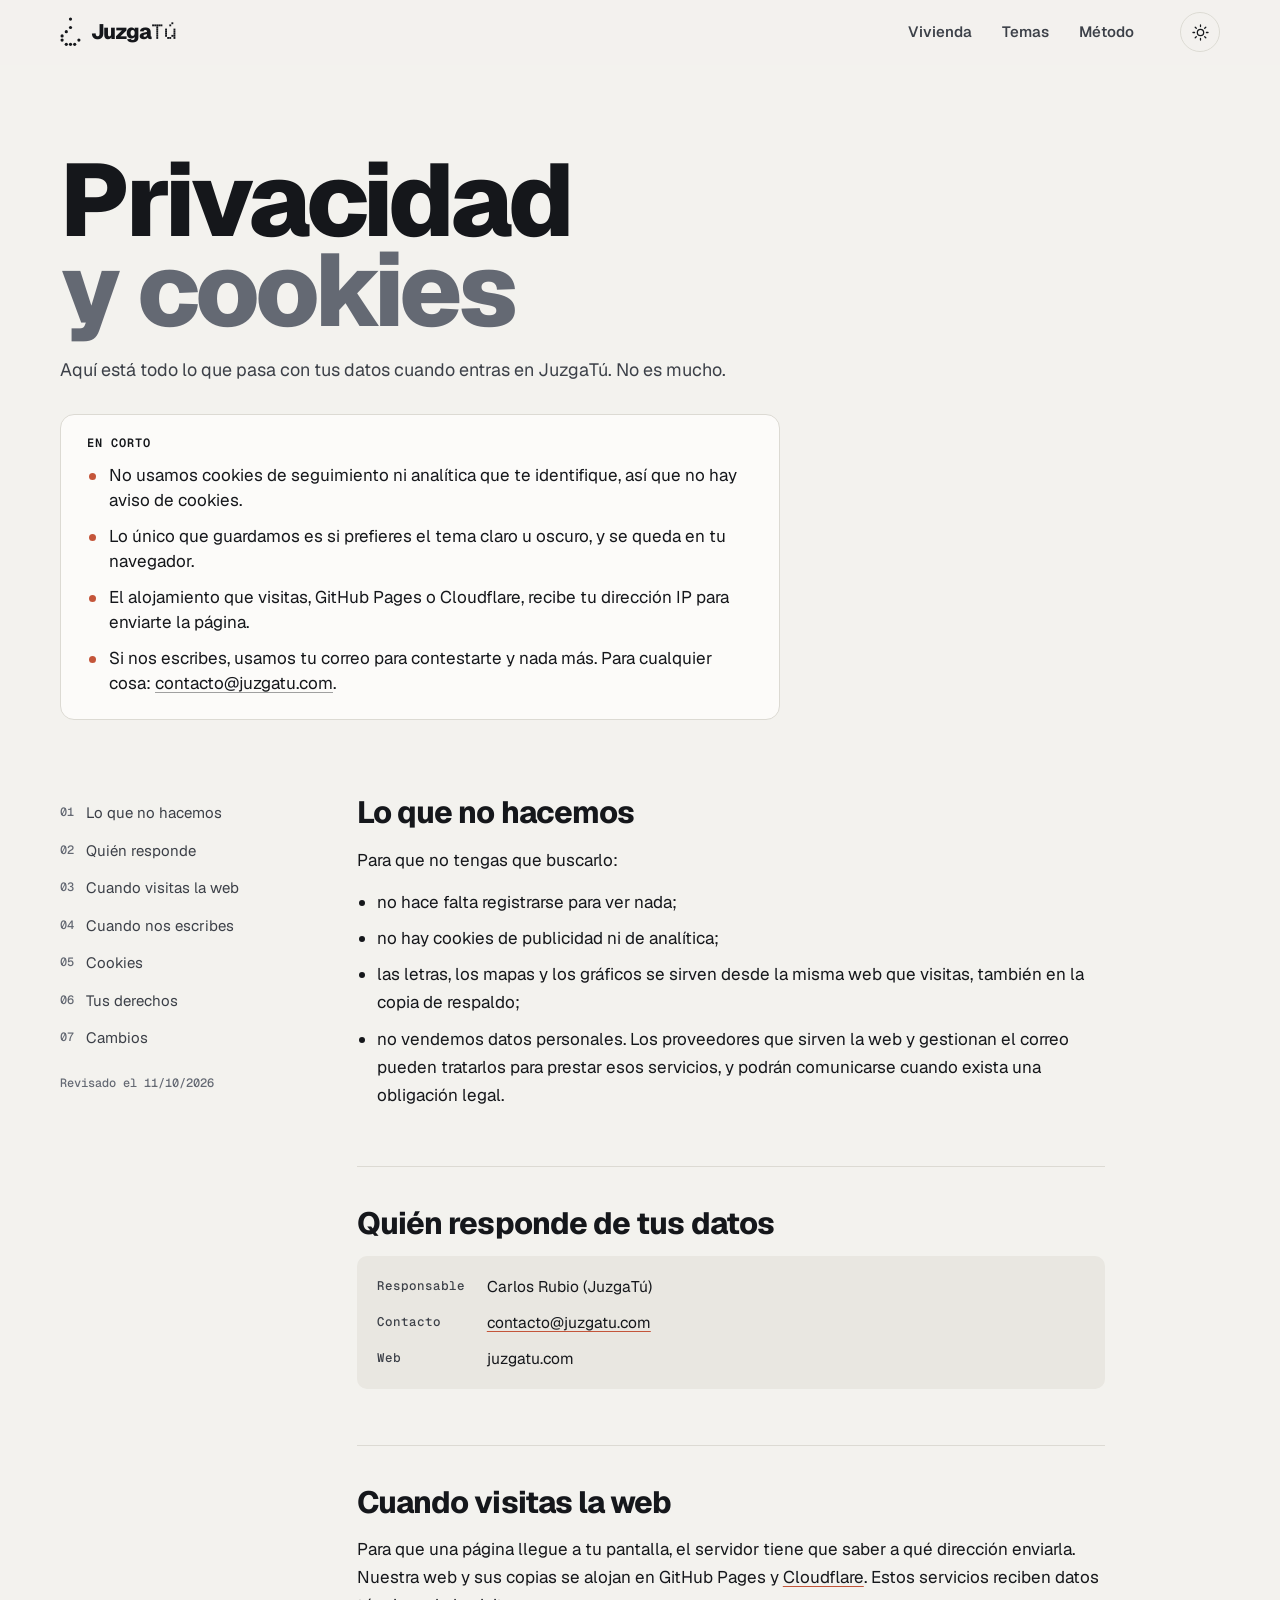
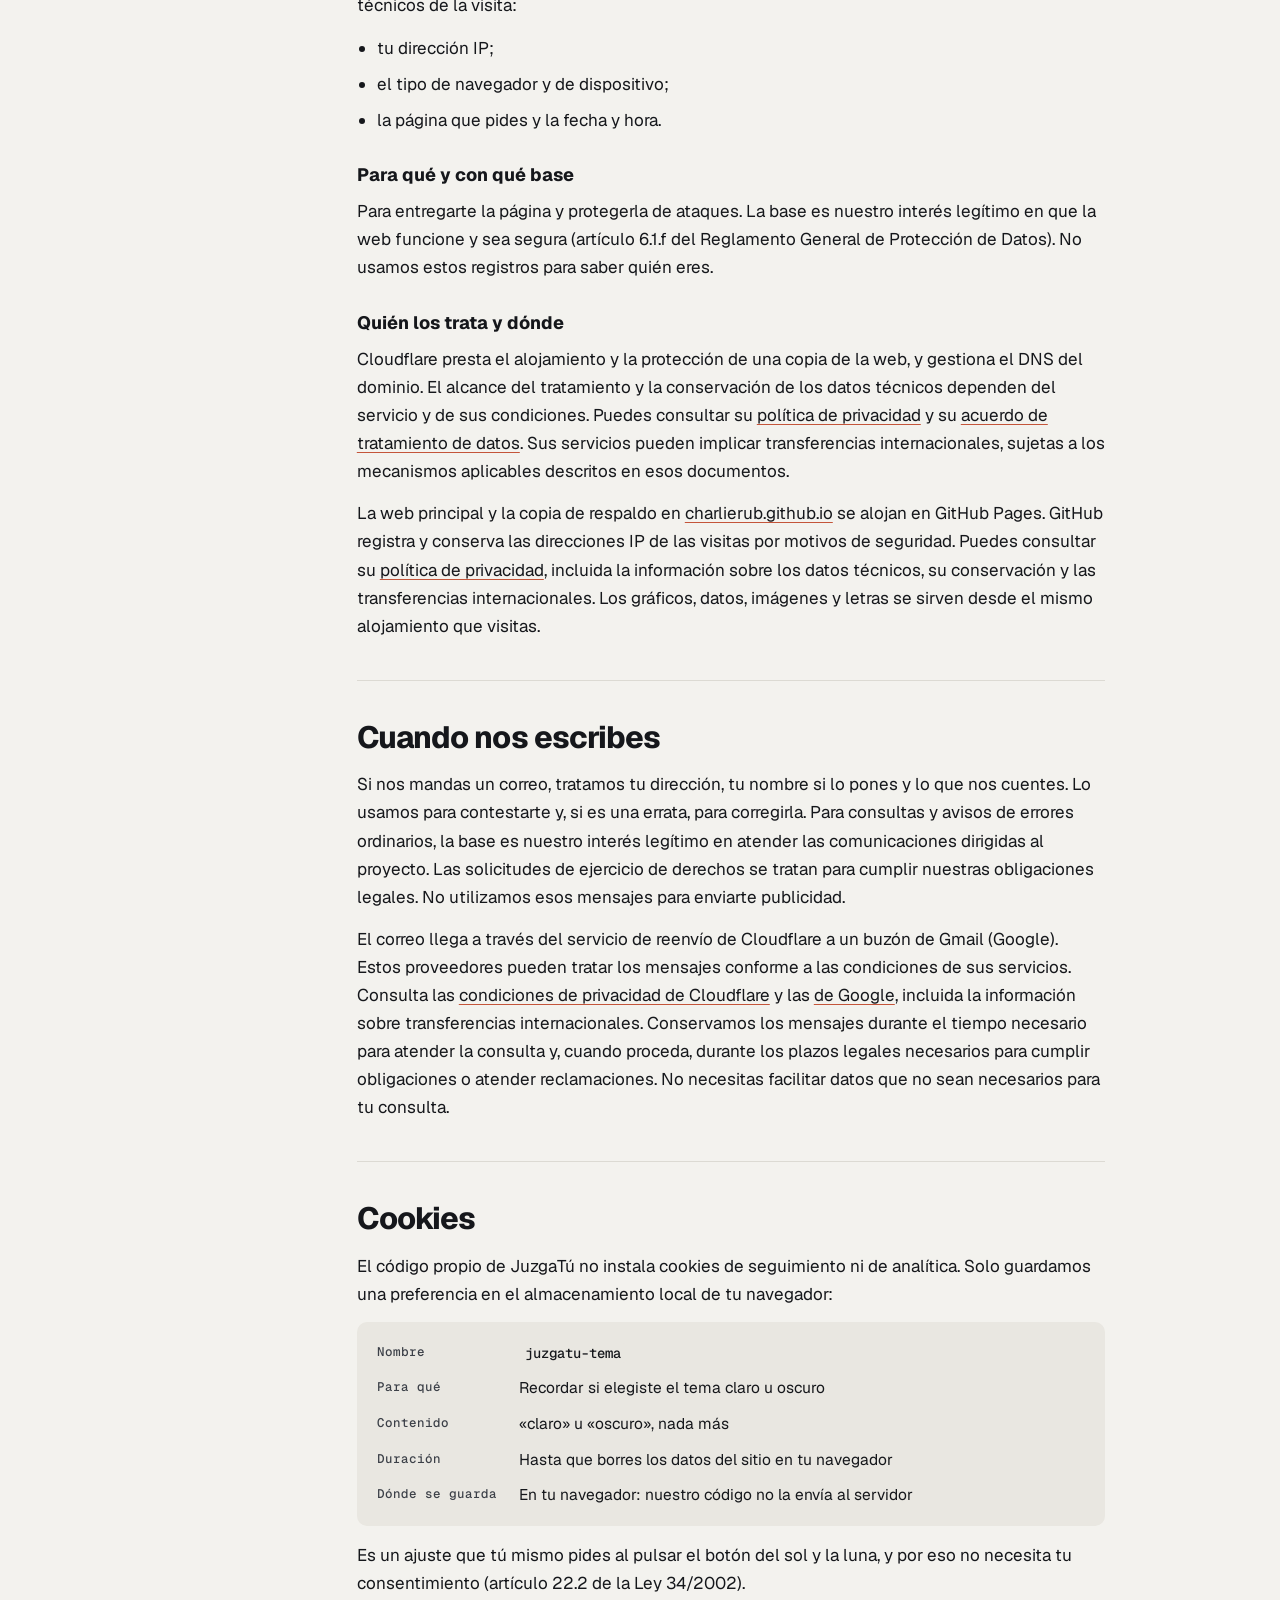
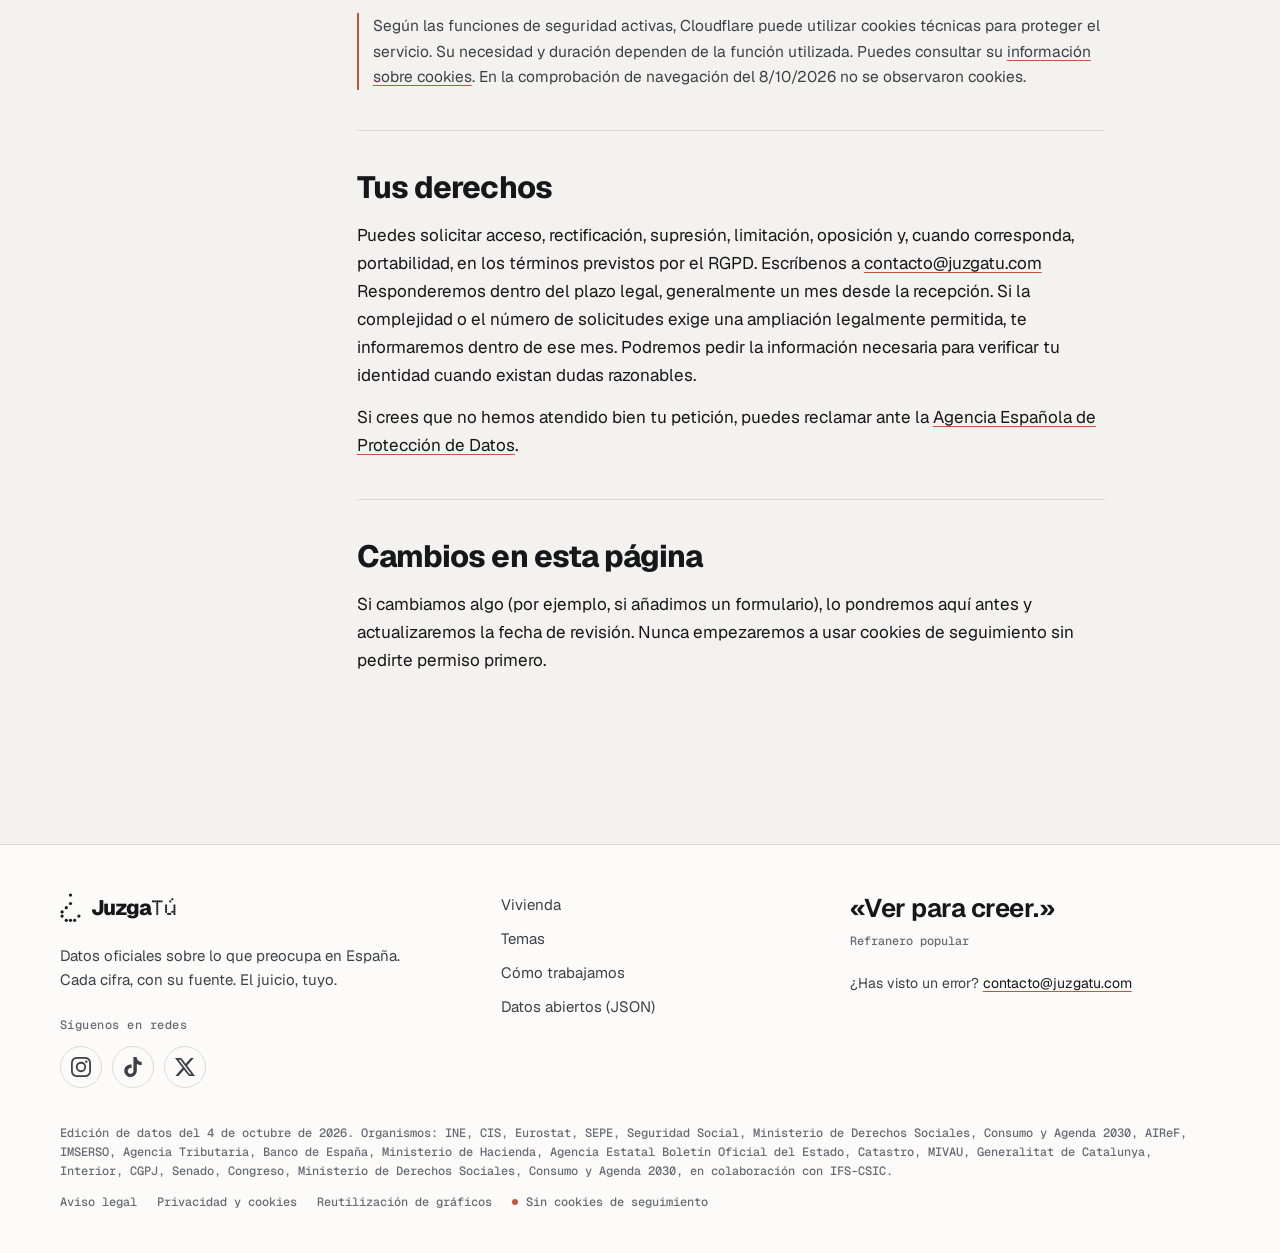
<file: privacidad/index.html>
<!DOCTYPE html><html lang="es" class="astro-hkbrpulz"><head><meta charset="utf-8"><meta name="viewport" content="width=device-width, initial-scale=1, viewport-fit=cover"><title>Privacidad y cookies | JuzgaTú</title><meta name="description" content="Qué datos trata JuzgaTú (casi ninguno), para qué, quién nos ayuda a servir la web y cómo ejercer tus derechos. Sin cookies de seguimiento."><link rel="canonical" href="https://juzgatu.com/privacidad/"><meta property="og:type" content="website"><meta property="og:locale" content="es_ES"><meta property="og:site_name" content="JuzgaTú"><meta property="og:title" content="Privacidad y cookies | JuzgaTú"><meta property="og:description" content="Qué datos trata JuzgaTú (casi ninguno), para qué, quién nos ayuda a servir la web y cómo ejercer tus derechos. Sin cookies de seguimiento."><meta property="og:url" content="https://juzgatu.com/privacidad/"><meta property="og:image" content="https://juzgatu.com/compartir/juzgatu.jpg"><meta property="og:image:width" content="1200"><meta property="og:image:height" content="630"><meta property="og:image:alt" content="Privacidad y cookies | JuzgaTú"><meta name="twitter:card" content="summary_large_image"><link rel="sitemap" href="/sitemap.xml"><script type="application/ld+json">{"@context":"https://schema.org","@type":"WebSite","name":"JuzgaTú","url":"https://juzgatu.com/","inLanguage":"es-ES","description":"Datos oficiales de España con su fuente: gráficos claros y el fichero original de cada cifra.","publisher":{"@type":"Organization","name":"JuzgaTú","url":"https://juzgatu.com/","logo":"https://juzgatu.com/favicon.svg","sameAs":["https://www.instagram.com/juzgatu/","https://www.tiktok.com/@JuzgaTu","https://x.com/JuzgaTu"]}}</script><!-- Fondo del tema antes de cargar los estilos: el navegador nunca pinta su blanco por defecto al cambiar de página. --><meta name="color-scheme" content="light dark"><style>html{background:#f3f2ee}@media (prefers-color-scheme:dark){html:not([data-tema="claro"]){background:#111317}}html[data-tema="oscuro"]{background:#111317}</style><meta name="theme-color" media="(prefers-color-scheme: light)" content="#f3f2ee"><meta name="theme-color" media="(prefers-color-scheme: dark)" content="#111317"><!-- La primera pintura espera a tener el contenido principal: al cambiar de página no se ve una página a medias. --><link rel="expect" href="#contenido" blocking="render"><link rel="icon" href="/favicon.svg" type="image/svg+xml"><link rel="preload" href="/fuentes/geist.woff2" as="font" type="font/woff2" crossorigin><link rel="preload" href="/fuentes/doto-v2.woff2" as="font" type="font/woff2" crossorigin><!-- Tema antes de pintar, para que no haya destello. --><script>
      (() => {
        const r = document.documentElement;
        r.classList.add("js");
        try { const t = localStorage.getItem("juzgatu-tema"); if (t === "claro" || t === "oscuro") r.dataset.tema = t; } catch {}
        const m = matchMedia("(prefers-color-scheme: dark)");
        r.dataset.esquema = r.dataset.tema || (m.matches ? "oscuro" : "claro");
        // Volver a la misma página (p. ej. «Inicio» estando en la portada): la transición es solo un fundido, sin desplazamiento
        addEventListener("pagereveal", e => {
          try {
            const de = e.viewTransition && navigation.activation && navigation.activation.from;
            if (de && new URL(de.url).pathname === location.pathname) e.viewTransition.types.add("misma");
          } catch {}
        });
      })();
    </script><link rel="stylesheet" href="/_astro/Base.wthWQyot.css"><style>.legal-cabeza.astro-sb6l2mzp{gap:22px;padding-top:clamp(40px,7vw,96px);display:grid}h1.astro-sb6l2mzp{letter-spacing:-.04em;font-size:clamp(48px,8vw,112px);font-weight:820;line-height:.88}h1.astro-sb6l2mzp span.astro-sb6l2mzp{display:block}h1.astro-sb6l2mzp span.astro-sb6l2mzp+span.astro-sb6l2mzp{color:var(--gris)}.entradilla.astro-sb6l2mzp{max-width:58ch;color:var(--tinta-2);font-size:clamp(17px,1.4vw,20px);line-height:1.5}.en-corto.astro-sb6l2mzp{background:var(--papel);border:1px solid var(--linea);border-radius:14px;max-width:720px;margin-top:8px;padding:22px 26px}.en-corto.astro-sb6l2mzp h2.astro-sb6l2mzp{font:600 12px/1 var(--f-mono);letter-spacing:.08em;text-transform:uppercase;color:var(--acento-texto,var(--teja));margin-bottom:14px}.en-corto.astro-sb6l2mzp ul.astro-sb6l2mzp{gap:10px;margin:0;padding:0;list-style:none;display:grid}.en-corto.astro-sb6l2mzp li.astro-sb6l2mzp{padding-left:22px;line-height:1.5;position:relative}.en-corto.astro-sb6l2mzp li.astro-sb6l2mzp:before{content:"";background:var(--teja);border-radius:50%;width:7px;height:7px;position:absolute;top:.62em;left:2px}.legal-cuerpo.astro-sb6l2mzp{grid-template-columns:220px minmax(0,68ch);align-items:start;gap:clamp(32px,6vw,96px);padding-block:clamp(48px,6vw,88px) 0;display:grid}.legal-indice.astro-sb6l2mzp{top:calc(var(--cabecera-h,64px) + 28px);position:sticky}.legal-indice.astro-sb6l2mzp ol.astro-sb6l2mzp{gap:4px;margin:0;padding:0;list-style:none;display:grid}.legal-indice.astro-sb6l2mzp a.astro-sb6l2mzp{color:var(--tinta-2);gap:12px;padding:7px 0;font-size:15px;line-height:1.3;text-decoration:none;display:flex}.legal-indice.astro-sb6l2mzp b.astro-sb6l2mzp{font:500 12px/1.6 var(--f-mono);color:var(--gris)}@media (hover:hover){.legal-indice.astro-sb6l2mzp a.astro-sb6l2mzp:hover{color:var(--tinta)}}.revisado.astro-sb6l2mzp{font:500 12px/1.4 var(--f-mono);color:var(--gris);margin-top:20px}.legal-texto.astro-sb6l2mzp{font-size:17px;line-height:1.65}.legal-texto.astro-sb6l2mzp section{border-bottom:1px solid var(--linea);margin-bottom:40px;padding-bottom:40px}.legal-texto.astro-sb6l2mzp section:last-child{border-bottom:0}.legal-texto.astro-sb6l2mzp h2{letter-spacing:-.03em;margin-bottom:16px;font-size:clamp(24px,2.4vw,32px);line-height:1.1}.legal-texto.astro-sb6l2mzp h3{margin:26px 0 8px;font-size:18px}.legal-texto.astro-sb6l2mzp p+p,.legal-texto.astro-sb6l2mzp p+ul,.legal-texto.astro-sb6l2mzp ul+p,.legal-texto.astro-sb6l2mzp dl+p{margin-top:14px}.legal-texto.astro-sb6l2mzp ul{gap:8px;margin-top:12px;padding-left:20px;display:grid}.legal-texto.astro-sb6l2mzp a{color:inherit;text-decoration-color:var(--teja);text-underline-offset:3px}.legal-texto.astro-sb6l2mzp dl{background:var(--suave);border-radius:10px;grid-template-columns:max-content 1fr;gap:10px 22px;margin-top:14px;padding:18px 20px;font-size:15.5px;display:grid}.legal-texto.astro-sb6l2mzp dt{font:500 12.5px/1.9 var(--f-mono);color:var(--tinta-2)}.legal-texto.astro-sb6l2mzp dd{margin:0}.legal-texto.astro-sb6l2mzp code{font:500 .9em var(--f-mono);background:var(--suave);border-radius:4px;padding:1px 6px}.legal-texto.astro-sb6l2mzp ul.redes-legal{margin-top:18px;padding:0;display:flex}.legal-texto.astro-sb6l2mzp .nota{border-left:2px solid var(--teja);color:var(--tinta-2);margin-top:16px;padding-left:14px;font-size:15.5px}@media (width<=860px){.legal-cuerpo.astro-sb6l2mzp{grid-template-columns:1fr}.legal-indice.astro-sb6l2mzp{position:static}.legal-indice.astro-sb6l2mzp ol.astro-sb6l2mzp{grid-template-columns:repeat(auto-fill,minmax(150px,1fr))}.legal-texto.astro-sb6l2mzp dl{grid-template-columns:1fr;gap:2px 0}.legal-texto.astro-sb6l2mzp dd{margin-bottom:8px}}
</style><script type="module" src="/_astro/page.CMFgH77u.js"></script></head><body data-sitio="juzgatu.com" class="astro-hkbrpulz"><svg width="0" height="0" style="position:absolute" aria-hidden="true" focusable="false"><symbol id="i-flecha" viewBox="0 0 24 24"><path d="M5 12h14M13 6l6 6-6 6"/></symbol><symbol id="i-externo" viewBox="0 0 24 24"><path d="M14 5h5v5M19 5l-8 8M18 14v4a1 1 0 0 1-1 1H6a1 1 0 0 1-1-1V7a1 1 0 0 1 1-1h4"/></symbol><symbol id="i-lupa" viewBox="0 0 24 24"><circle cx="11" cy="11" r="6"/><path d="M20 20l-4.5-4.5"/></symbol><symbol id="i-tabla" viewBox="0 0 24 24"><rect x="4" y="5" width="16" height="14" rx="1.5"/><path d="M4 10h16M4 14.5h16M10 10v9"/></symbol><symbol id="i-descarga" viewBox="0 0 24 24"><path d="M12 4v11M7 10l5 5 5-5M5 19h14"/></symbol><symbol id="i-sol" viewBox="0 0 24 24"><circle cx="12" cy="12" r="4"/><path d="M12 2.5v2M12 19.5v2M2.5 12h2M19.5 12h2M5.3 5.3l1.4 1.4M17.3 17.3l1.4 1.4M5.3 18.7l1.4-1.4M17.3 6.7l1.4-1.4"/></symbol><symbol id="i-luna" viewBox="0 0 24 24"><path d="M19.5 14.5A8 8 0 0 1 9.5 4.5a8 8 0 1 0 10 10z"/></symbol><symbol id="i-cerrar" viewBox="0 0 24 24"><path d="M6 6l12 12M18 6L6 18"/></symbol><symbol id="i-imagen" viewBox="0 0 24 24"><rect x="4" y="5" width="16" height="14" rx="1.5"/><circle cx="9" cy="10" r="1.6"/><path d="M20 16l-4.5-4.5L7 19"/></symbol><symbol id="i-entender" viewBox="0 0 24 24"><path d="M9 18h6M10 21h4M12 3a6 6 0 0 0-3.5 10.9c.6.5 1 1.2 1 2.1V16h5v-.1c0-.9.4-1.6 1-2.1A6 6 0 0 0 12 3z"/></symbol><symbol id="i-verificado" viewBox="0 0 24 24"><path d="M12 3l7 3v5c0 4.5-3 8-7 10-4-2-7-5.5-7-10V6l7-3z"/><path d="M9 12l2.2 2.2L15.5 10"/></symbol><symbol id="i-copiar" viewBox="0 0 24 24"><rect x="8" y="8" width="11" height="11" rx="1.5"/><path d="M16 8V6a1 1 0 0 0-1-1H6a1 1 0 0 0-1 1v9a1 1 0 0 0 1 1h2"/></symbol></svg><a class="saltar astro-hkbrpulz" href="#contenido">Saltar al contenido</a><header class="cabecera astro-6y2w7637"><div class="envoltura fila astro-6y2w7637"><a class="marca astro-wrydisaj" href="/" aria-label="JuzgaTú, inicio"><svg class="puntos signo" viewBox="0 0 21 29.400000000000002" width="21" height="29.400000000000002" aria-hidden="true"><circle cx="10.5" cy="2.1" r="1.596" fill="var(--acento)" style="--i:2" class="on"></circle><circle cx="10.5" cy="10.5" r="1.596" fill="var(--acento)" style="--i:12" class="on"></circle><circle cx="6.300000000000001" cy="14.700000000000001" r="1.596" fill="var(--acento)" style="--i:16" class="on"></circle><circle cx="2.1" cy="18.900000000000002" r="1.596" fill="var(--acento)" style="--i:20" class="on"></circle><circle cx="2.1" cy="23.1" r="1.596" fill="var(--acento)" style="--i:25" class="on"></circle><circle cx="18.900000000000002" cy="23.1" r="1.596" fill="var(--acento)" style="--i:29" class="on"></circle><circle cx="6.300000000000001" cy="27.300000000000004" r="1.596" fill="var(--acento)" style="--i:31" class="on"></circle><circle cx="10.5" cy="27.300000000000004" r="1.596" fill="var(--acento)" style="--i:32" class="on"></circle><circle cx="14.700000000000001" cy="27.300000000000004" r="1.596" fill="var(--acento)" style="--i:33" class="on"></circle></svg><span class="nombre astro-wrydisaj">Juzga<b class="astro-wrydisaj">Tú</b></span></a><nav aria-label="Principal" class="astro-6y2w7637"><a href="/vivienda/" class="astro-6y2w7637">Vivienda</a><a href="/#temas" class="astro-6y2w7637">Temas</a><a href="/metodo/" class="astro-6y2w7637">Método</a></nav><button class="tema astro-6y2w7637" type="button" data-tema-boton aria-label="Cambiar entre tema claro y oscuro"><svg class="ico sol" aria-hidden="true"><use href="#i-sol"></use></svg><svg class="ico luna" aria-hidden="true"><use href="#i-luna"></use></svg></button></div></header><main id="contenido" class="astro-hkbrpulz"><section class="envoltura legal-cabeza astro-sb6l2mzp"><h1 data-aparece class="astro-sb6l2mzp"><span class="astro-sb6l2mzp">Privacidad</span> <span class="astro-sb6l2mzp">y cookies</span></h1><p class="entradilla astro-sb6l2mzp" data-aparece style="--i:1">Aquí está todo lo que pasa con tus datos cuando entras en JuzgaTú. No es mucho.</p><aside class="en-corto astro-sb6l2mzp" data-aparece style="--i:2" aria-labelledby="t-corto"><h2 id="t-corto" class="astro-sb6l2mzp">En corto</h2><ul class="astro-sb6l2mzp"><li class="astro-sb6l2mzp">No usamos cookies de seguimiento ni analítica que te identifique, así que no hay aviso de cookies.</li><li class="astro-sb6l2mzp">Lo único que guardamos es si prefieres el tema claro u oscuro, y se queda en tu navegador.</li><li class="astro-sb6l2mzp">El alojamiento que visitas, GitHub Pages o Cloudflare, recibe tu dirección IP para enviarte la página.</li><li class="astro-sb6l2mzp">Si nos escribes, usamos tu correo para contestarte y nada más. Para cualquier cosa: <a href="mailto:contacto@juzgatu.com?subject=Privacidad%3A%20ejercicio%20de%20derechos">contacto@juzgatu.com</a>.</li></ul></aside></section><div class="envoltura legal-cuerpo astro-sb6l2mzp"><nav class="legal-indice astro-sb6l2mzp" aria-label="Apartados"><ol class="astro-sb6l2mzp"><li class="astro-sb6l2mzp"><a href="#resumen" class="astro-sb6l2mzp"><b class="astro-sb6l2mzp">01</b>Lo que no hacemos</a></li><li class="astro-sb6l2mzp"><a href="#responsable" class="astro-sb6l2mzp"><b class="astro-sb6l2mzp">02</b>Quién responde</a></li><li class="astro-sb6l2mzp"><a href="#visita" class="astro-sb6l2mzp"><b class="astro-sb6l2mzp">03</b>Cuando visitas la web</a></li><li class="astro-sb6l2mzp"><a href="#correo" class="astro-sb6l2mzp"><b class="astro-sb6l2mzp">04</b>Cuando nos escribes</a></li><li class="astro-sb6l2mzp"><a href="#cookies" class="astro-sb6l2mzp"><b class="astro-sb6l2mzp">05</b>Cookies</a></li><li class="astro-sb6l2mzp"><a href="#derechos" class="astro-sb6l2mzp"><b class="astro-sb6l2mzp">06</b>Tus derechos</a></li><li class="astro-sb6l2mzp"><a href="#cambios" class="astro-sb6l2mzp"><b class="astro-sb6l2mzp">07</b>Cambios</a></li></ol><p class="revisado astro-sb6l2mzp">Revisado el 11/10/2026</p></nav><article class="legal-texto astro-sb6l2mzp"><section id="resumen"><h2>Lo que no hacemos</h2><p>Para que no tengas que buscarlo:</p><ul><li>no hace falta registrarse para ver nada;</li><li>no hay cookies de publicidad ni de analítica;</li><li>las letras, los mapas y los gráficos se sirven desde la misma web que visitas, también en la copia de respaldo;</li><li>no vendemos datos personales. Los proveedores que sirven la web y gestionan el correo pueden tratarlos para prestar esos servicios, y podrán comunicarse cuando exista una obligación legal.</li></ul></section><section id="responsable"><h2>Quién responde de tus datos</h2><dl><dt>Responsable</dt><dd>Carlos Rubio (JuzgaTú)</dd><dt>Contacto</dt><dd><a href="mailto:contacto@juzgatu.com?subject=Privacidad%3A%20ejercicio%20de%20derechos">contacto@juzgatu.com</a></dd><dt>Web</dt><dd>juzgatu.com</dd></dl></section><section id="visita"><h2>Cuando visitas la web</h2><p>Para que una página llegue a tu pantalla, el servidor tiene que saber a qué dirección enviarla. Nuestra web y sus copias se alojan en GitHub Pages y <a href="https://www.cloudflare.com/es-es/privacypolicy/">Cloudflare</a>. Estos servicios reciben datos técnicos de la visita:</p><ul><li>tu dirección IP;</li><li>el tipo de navegador y de dispositivo;</li><li>la página que pides y la fecha y hora.</li></ul><h3>Para qué y con qué base</h3><p>Para entregarte la página y protegerla de ataques. La base es nuestro interés legítimo en que la web funcione y sea segura (artículo 6.1.f del Reglamento General de Protección de Datos). No usamos estos registros para saber quién eres.</p><h3>Quién los trata y dónde</h3><p>Cloudflare presta el alojamiento y la protección de una copia de la web, y gestiona el DNS del dominio. El alcance del tratamiento y la conservación de los datos técnicos dependen del servicio y de sus condiciones. Puedes consultar su <a href="https://www.cloudflare.com/es-es/privacypolicy/">política de privacidad</a> y su <a href="https://www.cloudflare.com/cloudflare-customer-dpa/">acuerdo de tratamiento de datos</a>. Sus servicios pueden implicar transferencias internacionales, sujetas a los mecanismos aplicables descritos en esos documentos.</p><p>La web principal y la copia de respaldo en <a href="https://charlierub.github.io/">charlierub.github.io</a> se alojan en GitHub Pages. GitHub registra y conserva las direcciones IP de las visitas por motivos de seguridad. Puedes consultar su <a href="https://docs.github.com/en/site-policy/privacy-policies/github-general-privacy-statement">política de privacidad</a>, incluida la información sobre los datos técnicos, su conservación y las transferencias internacionales. Los gráficos, datos, imágenes y letras se sirven desde el mismo alojamiento que visitas.</p></section><section id="correo"><h2>Cuando nos escribes</h2><p>Si nos mandas un correo, tratamos tu dirección, tu nombre si lo pones y lo que nos cuentes. Lo usamos para contestarte y, si es una errata, para corregirla. Para consultas y avisos de errores ordinarios, la base es nuestro interés legítimo en atender las comunicaciones dirigidas al proyecto. Las solicitudes de ejercicio de derechos se tratan para cumplir nuestras obligaciones legales. No utilizamos esos mensajes para enviarte publicidad.</p><p>El correo llega a través del servicio de reenvío de Cloudflare a un buzón de Gmail (Google). Estos proveedores pueden tratar los mensajes conforme a las condiciones de sus servicios. Consulta las <a href="https://www.cloudflare.com/es-es/privacypolicy/">condiciones de privacidad de Cloudflare</a> y las <a href="https://policies.google.com/privacy?hl=es">de Google</a>, incluida la información sobre transferencias internacionales. Conservamos los mensajes durante el tiempo necesario para atender la consulta y, cuando proceda, durante los plazos legales necesarios para cumplir obligaciones o atender reclamaciones. No necesitas facilitar datos que no sean necesarios para tu consulta.</p></section><section id="cookies"><h2>Cookies</h2><p>El código propio de JuzgaTú no instala cookies de seguimiento ni de analítica. Solo guardamos una preferencia en el almacenamiento local de tu navegador:</p><dl><dt>Nombre</dt><dd><code>juzgatu-tema</code></dd><dt>Para qué</dt><dd>Recordar si elegiste el tema claro u oscuro</dd><dt>Contenido</dt><dd>«claro» u «oscuro», nada más</dd><dt>Duración</dt><dd>Hasta que borres los datos del sitio en tu navegador</dd><dt>Dónde se guarda</dt><dd>En tu navegador: nuestro código no la envía al servidor</dd></dl><p>Es un ajuste que tú mismo pides al pulsar el botón del sol y la luna, y por eso no necesita tu consentimiento (artículo 22.2 de la Ley 34/2002).</p><p class="nota">Según las funciones de seguridad activas, Cloudflare puede utilizar cookies técnicas para proteger el servicio. Su necesidad y duración dependen de la función utilizada. Puedes consultar su <a href="https://developers.cloudflare.com/fundamentals/reference/policies-compliances/cloudflare-cookies/">información sobre cookies</a>. En la comprobación de navegación del 8/10/2026 no se observaron cookies.</p></section><section id="derechos"><h2>Tus derechos</h2><p>Puedes solicitar acceso, rectificación, supresión, limitación, oposición y, cuando corresponda, portabilidad, en los términos previstos por el RGPD. Escríbenos a <a href="mailto:contacto@juzgatu.com?subject=Privacidad%3A%20ejercicio%20de%20derechos">contacto@juzgatu.com</a> Responderemos dentro del plazo legal, generalmente un mes desde la recepción. Si la complejidad o el número de solicitudes exige una ampliación legalmente permitida, te informaremos dentro de ese mes. Podremos pedir la información necesaria para verificar tu identidad cuando existan dudas razonables.</p><p>Si crees que no hemos atendido bien tu petición, puedes reclamar ante la <a href="https://www.aepd.es">Agencia Española de Protección de Datos</a>.</p></section><section id="cambios"><h2>Cambios en esta página</h2><p>Si cambiamos algo (por ejemplo, si añadimos un formulario), lo pondremos aquí antes y actualizaremos la fecha de revisión. Nunca empezaremos a usar cookies de seguimiento sin pedirte permiso primero.</p></section></article></div></main><footer class="pie astro-u77toawe"><div class="envoltura rejilla astro-u77toawe"><div class="firma astro-u77toawe"><a class="marca astro-wrydisaj" href="/" aria-label="JuzgaTú, inicio"><svg class="puntos signo" viewBox="0 0 21 29.400000000000002" width="21" height="29.400000000000002" aria-hidden="true"><circle cx="10.5" cy="2.1" r="1.596" fill="var(--acento)" style="--i:2" class="on"></circle><circle cx="10.5" cy="10.5" r="1.596" fill="var(--acento)" style="--i:12" class="on"></circle><circle cx="6.300000000000001" cy="14.700000000000001" r="1.596" fill="var(--acento)" style="--i:16" class="on"></circle><circle cx="2.1" cy="18.900000000000002" r="1.596" fill="var(--acento)" style="--i:20" class="on"></circle><circle cx="2.1" cy="23.1" r="1.596" fill="var(--acento)" style="--i:25" class="on"></circle><circle cx="18.900000000000002" cy="23.1" r="1.596" fill="var(--acento)" style="--i:29" class="on"></circle><circle cx="6.300000000000001" cy="27.300000000000004" r="1.596" fill="var(--acento)" style="--i:31" class="on"></circle><circle cx="10.5" cy="27.300000000000004" r="1.596" fill="var(--acento)" style="--i:32" class="on"></circle><circle cx="14.700000000000001" cy="27.300000000000004" r="1.596" fill="var(--acento)" style="--i:33" class="on"></circle></svg><span class="nombre astro-wrydisaj">Juzga<b class="astro-wrydisaj">Tú</b></span></a><p class="astro-u77toawe">Datos oficiales sobre lo que preocupa en España. Cada cifra, con su fuente. El juicio, tuyo.</p><div class="siguenos astro-u77toawe"><p class="astro-u77toawe">Síguenos en redes</p><ul class="redes astro-o2uavecd"><li class="astro-o2uavecd"><a href="https://www.instagram.com/juzgatu/" class="red red-instagram astro-o2uavecd" rel="me noopener" target="_blank" aria-label="Instagram: @juzgatu"><span class="logo astro-o2uavecd" aria-hidden="true"><svg viewBox="0 0 24 24" width="20" height="20" class="astro-o2uavecd"><defs class="astro-o2uavecd"><radialGradient id="ig-degradado" cx="0.3" cy="1.07" r="1.3" class="astro-o2uavecd"><stop offset="0" stop-color="#fdf497" class="astro-o2uavecd"></stop><stop offset="0.1" stop-color="#fdf497" class="astro-o2uavecd"></stop><stop offset="0.5" stop-color="#fd5949" class="astro-o2uavecd"></stop><stop offset="0.68" stop-color="#d6249f" class="astro-o2uavecd"></stop><stop offset="1" stop-color="#285AEB" class="astro-o2uavecd"></stop></radialGradient></defs><path class="trazo astro-o2uavecd" d="M7.0301.084c-1.2768.0602-2.1487.264-2.911.5634-.7888.3075-1.4575.72-2.1228 1.3877-.6652.6677-1.075 1.3368-1.3802 2.127-.2954.7638-.4956 1.6365-.552 2.914-.0564 1.2775-.0689 1.6882-.0626 4.947.0062 3.2586.0206 3.6671.0825 4.9473.061 1.2765.264 2.1482.5635 2.9107.308.7889.72 1.4573 1.388 2.1228.6679.6655 1.3365 1.0743 2.1285 1.38.7632.295 1.6361.4961 2.9134.552 1.2773.056 1.6884.069 4.9462.0627 3.2578-.0062 3.668-.0207 4.9478-.0814 1.28-.0607 2.147-.2652 2.9098-.5633.7889-.3086 1.4578-.72 2.1228-1.3881.665-.6682 1.0745-1.3378 1.3795-2.1284.2957-.7632.4966-1.636.552-2.9124.056-1.2809.0692-1.6898.063-4.948-.0063-3.2583-.021-3.6668-.0817-4.9465-.0607-1.2797-.264-2.1487-.5633-2.9117-.3084-.7889-.72-1.4568-1.3876-2.1228C21.2982 1.33 20.628.9208 19.8378.6165 19.074.321 18.2017.1197 16.9244.0645 15.6471.0093 15.236-.005 11.977.0014 8.718.0076 8.31.0215 7.0301.0839m.1402 21.6932c-1.17-.0509-1.8053-.2453-2.2287-.408-.5606-.216-.96-.4771-1.3819-.895-.422-.4178-.6811-.8186-.9-1.378-.1644-.4234-.3624-1.058-.4171-2.228-.0595-1.2645-.072-1.6442-.079-4.848-.007-3.2037.0053-3.583.0607-4.848.05-1.169.2456-1.805.408-2.2282.216-.5613.4762-.96.895-1.3816.4188-.4217.8184-.6814 1.3783-.9003.423-.1651 1.0575-.3614 2.227-.4171 1.2655-.06 1.6447-.072 4.848-.079 3.2033-.007 3.5835.005 4.8495.0608 1.169.0508 1.8053.2445 2.228.408.5608.216.96.4754 1.3816.895.4217.4194.6816.8176.9005 1.3787.1653.4217.3617 1.056.4169 2.2263.0602 1.2655.0739 1.645.0796 4.848.0058 3.203-.0055 3.5834-.061 4.848-.051 1.17-.245 1.8055-.408 2.2294-.216.5604-.4763.96-.8954 1.3814-.419.4215-.8181.6811-1.3783.9-.4224.1649-1.0577.3617-2.2262.4174-1.2656.0595-1.6448.072-4.8493.079-3.2045.007-3.5825-.006-4.848-.0608M16.953 5.5864A1.44 1.44 0 1 0 18.39 4.144a1.44 1.44 0 0 0-1.437 1.4424M5.8385 12.012c.0067 3.4032 2.7706 6.1557 6.173 6.1493 3.4026-.0065 6.157-2.7701 6.1506-6.1733-.0065-3.4032-2.771-6.1565-6.174-6.1498-3.403.0067-6.156 2.771-6.1496 6.1738M8 12.0077a4 4 0 1 1 4.008 3.9921A3.9996 3.9996 0 0 1 8 12.0077"></path></svg></span></a></li><li class="astro-o2uavecd"><a href="https://www.tiktok.com/@JuzgaTu" class="red red-tiktok astro-o2uavecd" rel="me noopener" target="_blank" aria-label="TikTok: @JuzgaTu"><span class="logo astro-o2uavecd" aria-hidden="true"><svg viewBox="0 0 24 24" width="20" height="20" class="astro-o2uavecd"><path class="tt-cian astro-o2uavecd" d="M12.525.02c1.31-.02 2.61-.01 3.91-.02.08 1.53.63 3.09 1.75 4.17 1.12 1.11 2.7 1.62 4.24 1.79v4.03c-1.44-.05-2.89-.35-4.2-.97-.57-.26-1.1-.59-1.62-.93-.01 2.92.01 5.84-.02 8.75-.08 1.4-.54 2.79-1.35 3.94-1.31 1.92-3.58 3.17-5.91 3.21-1.43.08-2.86-.31-4.08-1.03-2.02-1.19-3.44-3.37-3.65-5.71-.02-.5-.03-1-.01-1.49.18-1.9 1.12-3.72 2.58-4.96 1.66-1.44 3.98-2.13 6.15-1.72.02 1.48-.04 2.96-.04 4.44-.99-.32-2.15-.23-3.02.37-.63.41-1.11 1.04-1.36 1.75-.21.51-.15 1.07-.14 1.61.24 1.64 1.82 3.02 3.5 2.87 1.12-.01 2.19-.66 2.77-1.61.19-.33.4-.67.41-1.06.1-1.79.06-3.57.07-5.36.01-4.03-.01-8.05.02-12.07z"></path><path class="tt-rojo astro-o2uavecd" d="M12.525.02c1.31-.02 2.61-.01 3.91-.02.08 1.53.63 3.09 1.75 4.17 1.12 1.11 2.7 1.62 4.24 1.79v4.03c-1.44-.05-2.89-.35-4.2-.97-.57-.26-1.1-.59-1.62-.93-.01 2.92.01 5.84-.02 8.75-.08 1.4-.54 2.79-1.35 3.94-1.31 1.92-3.58 3.17-5.91 3.21-1.43.08-2.86-.31-4.08-1.03-2.02-1.19-3.44-3.37-3.65-5.71-.02-.5-.03-1-.01-1.49.18-1.9 1.12-3.72 2.58-4.96 1.66-1.44 3.98-2.13 6.15-1.72.02 1.48-.04 2.96-.04 4.44-.99-.32-2.15-.23-3.02.37-.63.41-1.11 1.04-1.36 1.75-.21.51-.15 1.07-.14 1.61.24 1.64 1.82 3.02 3.5 2.87 1.12-.01 2.19-.66 2.77-1.61.19-.33.4-.67.41-1.06.1-1.79.06-3.57.07-5.36.01-4.03-.01-8.05.02-12.07z"></path><path class="trazo astro-o2uavecd" d="M12.525.02c1.31-.02 2.61-.01 3.91-.02.08 1.53.63 3.09 1.75 4.17 1.12 1.11 2.7 1.62 4.24 1.79v4.03c-1.44-.05-2.89-.35-4.2-.97-.57-.26-1.1-.59-1.62-.93-.01 2.92.01 5.84-.02 8.75-.08 1.4-.54 2.79-1.35 3.94-1.31 1.92-3.58 3.17-5.91 3.21-1.43.08-2.86-.31-4.08-1.03-2.02-1.19-3.44-3.37-3.65-5.71-.02-.5-.03-1-.01-1.49.18-1.9 1.12-3.72 2.58-4.96 1.66-1.44 3.98-2.13 6.15-1.72.02 1.48-.04 2.96-.04 4.44-.99-.32-2.15-.23-3.02.37-.63.41-1.11 1.04-1.36 1.75-.21.51-.15 1.07-.14 1.61.24 1.64 1.82 3.02 3.5 2.87 1.12-.01 2.19-.66 2.77-1.61.19-.33.4-.67.41-1.06.1-1.79.06-3.57.07-5.36.01-4.03-.01-8.05.02-12.07z"></path></svg></span></a></li><li class="astro-o2uavecd"><a href="https://x.com/JuzgaTu" class="red red-x astro-o2uavecd" rel="me noopener" target="_blank" aria-label="X: @JuzgaTu"><span class="logo astro-o2uavecd" aria-hidden="true"><svg viewBox="0 0 24 24" width="20" height="20" class="astro-o2uavecd"><path class="trazo astro-o2uavecd" d="M18.901 1.153h3.68l-8.04 9.19L24 22.846h-7.406l-5.8-7.584-6.638 7.584H.474l8.6-9.83L0 1.154h7.594l5.243 6.932ZM17.61 20.644h2.039L6.486 3.24H4.298Z"></path></svg></span></a></li></ul></div></div><nav aria-label="Pie" class="astro-u77toawe"><a href="/vivienda/" class="astro-u77toawe">Vivienda</a><a href="/#temas" class="astro-u77toawe">Temas</a><a href="/metodo/" class="astro-u77toawe">Cómo trabajamos</a><a href="/datos/vivienda.json" download class="astro-u77toawe">Datos abiertos (JSON)</a></nav><div class="lado astro-u77toawe"><figure class="cita astro-u77toawe"><blockquote class="astro-u77toawe">Ver para creer.</blockquote><figcaption class="astro-u77toawe">Refranero popular</figcaption></figure><p class="errata astro-u77toawe">¿Has visto un error? <a href="mailto:contacto@juzgatu.com?subject=Errata%20en%20JuzgaT%C3%BA" class="astro-u77toawe">contacto@juzgatu.com</a></p></div></div><div class="envoltura legal astro-u77toawe"><p class="astro-u77toawe">Edición de datos del 4 de octubre de 2026. Organismos: INE, CIS, Eurostat, SEPE, Seguridad Social, Ministerio de Derechos Sociales, Consumo y Agenda 2030, AIReF, IMSERSO, Agencia Tributaria, Banco de España, Ministerio de Hacienda, Agencia Estatal Boletín Oficial del Estado, Catastro, MIVAU, Generalitat de Catalunya, Interior, CGPJ, Senado, Congreso, Ministerio de Derechos Sociales, Consumo y Agenda 2030, en colaboración con IFS-CSIC.</p><p class="enlaces-legales astro-u77toawe"><a href="/aviso-legal/" class="astro-u77toawe">Aviso legal</a><a href="/privacidad/" class="astro-u77toawe">Privacidad y cookies</a><a href="/aviso-legal/#reutilizar" class="astro-u77toawe">Reutilización de gráficos</a><span class="astro-u77toawe">Sin cookies de seguimiento</span></p></div></footer><script type="module">var e=document.documentElement,t=matchMedia(`(prefers-reduced-motion: reduce)`),n=matchMedia(`(prefers-color-scheme: dark)`);function r(){let t=e.dataset.tema||(n.matches?`oscuro`:`claro`);e.dataset.esquema!==t&&(e.dataset.esquema=t,window.dispatchEvent(new CustomEvent(`juzgatu:tema`)))}document.querySelector(`[data-tema-boton]`)?.addEventListener(`click`,()=>{e.dataset.tema=e.dataset.esquema===`oscuro`?`claro`:`oscuro`;try{localStorage.setItem(`juzgatu-tema`,e.dataset.tema)}catch{}r()}),n.addEventListener(`change`,r);var i=null,a=()=>{let e=scrollY>8;e!==i&&(i=e,document.body.classList.toggle(`con-scroll`,e))};addEventListener(`scroll`,a,{passive:!0}),a();var o=new IntersectionObserver(e=>{for(let t of e)t.isIntersecting&&(t.target.classList.add(`visto`),o.unobserve(t.target))},{rootMargin:`0px 0px -3% 0px`});document.querySelectorAll(`[data-aparece]`).forEach(e=>o.observe(e));var s=`0123456789`;function c(e){let n=e.dataset.cifra||e.textContent||``;if(t.matches)return;let r=performance.now(),i=t=>{let a=Math.min(1,(t-r)/900);e.textContent=[...n].map((e,t)=>a>=(t+1)/(n.length+1)||!s.includes(e)?e:s[Math.floor(Math.random()*10)]).join(``),a<1?requestAnimationFrame(i):e.textContent=n};requestAnimationFrame(i)}var l=new IntersectionObserver(e=>{for(let t of e)t.isIntersecting&&(c(t.target),l.unobserve(t.target))},{threshold:.6});document.querySelectorAll(`[data-cifra]`).forEach(e=>l.observe(e));var u=()=>document.querySelector(`.cabecera`)?.offsetHeight??64,d=e=>{try{return e.length>1?document.getElementById(decodeURIComponent(e.slice(1))):null}catch{return null}},f=e=>Math.max(0,e.getBoundingClientRect().top+scrollY-u()-(e.tagName===`SECTION`?0:12)),p=(t,n)=>{e.toggleAttribute(`data-saltando`,t),dispatchEvent(new CustomEvent(`juzgatu:salto`,{detail:{activo:t,destino:n}}))},m=0;function h(e,n){let r=e.closest(`details`);r&&!r.open&&(r.open=!0);let i=++m;if(!n||t.matches)scrollTo({top:f(e),behavior:`auto`});else{let t=f(e),n=innerHeight,r=t-scrollY,a=Math.abs(r)>n*2.5;p(!0,e),a&&scrollTo({top:t-Math.sign(r)*n*1.5,behavior:`auto`}),scrollTo({top:f(e),behavior:`smooth`});let o=!1,s=()=>{o=!0},c={passive:!0};for(let e of[`wheel`,`touchstart`,`keydown`])addEventListener(e,s,c);let l=scrollY,u=0,d=0,h=performance.now(),g=()=>{if(i!==m)return _(!1);if(u=Math.abs(scrollY-l)<.5?u+1:0,l=scrollY,u<4&&performance.now()-h<4e3)return requestAnimationFrame(g);let t=f(e);if(!o&&Math.abs(t-scrollY)>1&&d++<3)return scrollTo({top:t,behavior:`auto`}),u=0,requestAnimationFrame(g);_(!0)},_=e=>{for(let e of[`wheel`,`touchstart`,`keydown`])removeEventListener(e,s);e&&p(!1)};requestAnimationFrame(g)}e.matches(`a, button, input, select, textarea, [tabindex]`)||(e.setAttribute(`tabindex`,`-1`),e.dataset.ancla=``),e.focus({preventScroll:!0})}document.addEventListener(`click`,e=>{if(e.defaultPrevented||e.button!==0||e.metaKey||e.ctrlKey||e.shiftKey||e.altKey)return;let t=e.target.closest(`a[href*='#']`),n=t?.getAttribute(`href`);if(!t||!n||t.getAttribute(`target`)===`_blank`)return;let r=new URL(n,location.href);if(r.origin!==location.origin||r.pathname!==location.pathname)return;let i=d(r.hash);i&&(e.preventDefault(),location.hash!==r.hash&&history.pushState(null,``,r.hash),h(i,!0))});function g(){let e=d(location.hash);if(!e)return;let t=!1,n=()=>{t=!0};for(let e of[`wheel`,`touchstart`,`keydown`,`pointerdown`])addEventListener(e,n,{once:!0,passive:!0});h(e,!1);let r=new ResizeObserver(()=>{!t&&Math.abs(f(e)-scrollY)>1&&scrollTo({top:f(e),behavior:`auto`})});r.observe(document.body);let i=()=>setTimeout(()=>r.disconnect(),600);document.readyState===`complete`?i():addEventListener(`load`,i,{once:!0}),setTimeout(()=>r.disconnect(),4e3)}g();</script></body></html>
</file>
<file: _astro/Base.wthWQyot.css>
@font-face{font-family:Geist;src:url(/fuentes/geist.woff2)format("woff2");font-weight:100 900;font-display:swap}@font-face{font-family:Geist Mono;src:url(/fuentes/geist-mono.woff2)format("woff2");font-weight:100 900;font-display:swap}@font-face{font-family:Doto;src:url(/fuentes/doto-v2.woff2)format("woff2");font-weight:100 900;font-display:swap}:root{color-scheme:light;--cal:#f3f2ee;--papel:#fcfbf9;--tinta:#15171b;--tinta-2:#3c4048;--gris:#646973;--linea:#dcdad3;--suave:#e9e7e1;--cobalto:#2456c4;--teja:#c4553a;--triana:#1f8f7a;--albero:#c99a1a;--nazareno:#8e2f6e;--alhucema:#6a5fb3;--farmacia:#2e8540;--pizarra:#3d5866;--butano:#e0731d;--olivo:#6f7d1c;--cobalto-texto:#1f4cad;--teja-texto:#a9431f;--triana-texto:#17705f;--albero-texto:#80600a;--nazareno-texto:#7a2860;--alhucema-texto:#574ca0;--farmacia-texto:#22703a;--pizarra-texto:#34505e;--butano-texto:#9c4c0e;--olivo-texto:#56620f;--pp:#1f6fc5;--psoe:#d0312d;--vox:#4f9a2e;--pnv:#2f8a46;--erc:#d98e1f;--junts:#12a89a;--bildu:#9bb226;--sumar:#8a3b8f;--cs:#e06b12;--otros-partidos:#8a8f99;--blanco-nulo:#c9c6bd;--pp-fondo:#1f6fc521;--psoe-fondo:#d0312d1f;--acento:var(--tinta);--acento-texto:var(--tinta);--resalte:#fbe7c4;--sec-1:#ecb59c;--sec-2:#e39270;--sec-3:#d46c42;--sec-4:#b14b25;--sec-5:#7c2e12;--sombra:0 1px 2px #15171b0f, 0 8px 24px -12px #15171b2e;--f-texto:"Geist", ui-sans-serif, system-ui, -apple-system, "Segoe UI", sans-serif;--f-mono:"Geist Mono", ui-monospace, SFMono-Regular, Menlo, Consolas, monospace;--f-led:"Doto", "Geist Mono", ui-monospace, monospace;--ease-out:cubic-bezier(.23, 1, .32, 1);--ease-in-out:cubic-bezier(.77, 0, .175, 1);--ease-cajon:cubic-bezier(.32, .72, 0, 1);--ancho:1240px;--margen:clamp(16px, 4vw, 40px);--radio:6px;--cabecera-h:65px}@media (width>=1440px){:root{--ancho:1360px}}@media (width>=1920px){:root{--ancho:1480px}}@media (width>=2560px){:root{--ancho:1600px}}@media (prefers-color-scheme:dark){:root:not([data-tema=claro]){color-scheme:dark;--cal:#111317;--papel:#181b20;--tinta:#eeece6;--tinta-2:#c6c4bd;--gris:#9a9ea7;--linea:#2c3038;--suave:#20242a;--cobalto:#4a7ee0;--teja:#d9663f;--triana:#2aa58c;--albero:#b5891c;--nazareno:#c4579a;--cobalto-texto:#8fb0f0;--teja-texto:#f0946b;--resalte:#3d2f17;--alhucema:#8c82dc;--farmacia:#3fae58;--pizarra:#7f9fb0;--butano:#ee8a3a;--olivo:#a4b33c;--triana-texto:#5fcbb4;--albero-texto:#e2bd5a;--nazareno-texto:#e48cc0;--alhucema-texto:#b4acf0;--farmacia-texto:#79d08e;--pizarra-texto:#a9c3d0;--butano-texto:#f5a865;--olivo-texto:#c9d670;--sec-1:#5a3426;--sec-2:#87432b;--sec-3:#b85733;--sec-4:#e0703f;--sec-5:#f4a682;--sombra:0 1px 2px #0006, 0 10px 30px -14px #000000b3;--pp:#5d9ff0;--psoe:#f06a5f;--pp-fondo:#5d9ff033;--psoe-fondo:#f06a5f33;--vox:#7cc65a;--pnv:#63c27a;--erc:#f0b04f;--junts:#3fd0c0;--bildu:#c3d94e;--sumar:#c27cc7;--cs:#f5994e;--otros-partidos:#9aa0aa;--blanco-nulo:#5a5e66}}:root[data-tema=oscuro]{color-scheme:dark;--cal:#111317;--papel:#181b20;--tinta:#eeece6;--tinta-2:#c6c4bd;--gris:#9a9ea7;--linea:#2c3038;--suave:#20242a;--cobalto:#4a7ee0;--teja:#d9663f;--triana:#2aa58c;--albero:#b5891c;--nazareno:#c4579a;--cobalto-texto:#8fb0f0;--teja-texto:#f0946b;--resalte:#3d2f17;--alhucema:#8c82dc;--farmacia:#3fae58;--pizarra:#7f9fb0;--butano:#ee8a3a;--olivo:#a4b33c;--triana-texto:#5fcbb4;--albero-texto:#e2bd5a;--nazareno-texto:#e48cc0;--alhucema-texto:#b4acf0;--farmacia-texto:#79d08e;--pizarra-texto:#a9c3d0;--butano-texto:#f5a865;--olivo-texto:#c9d670;--sec-1:#5a3426;--sec-2:#87432b;--sec-3:#b85733;--sec-4:#e0703f;--sec-5:#f4a682;--sombra:0 1px 2px #0006, 0 10px 30px -14px #000000b3;--pp:#5d9ff0;--psoe:#f06a5f;--pp-fondo:#5d9ff033;--psoe-fondo:#f06a5f33;--vox:#7cc65a;--pnv:#63c27a;--erc:#f0b04f;--junts:#3fd0c0;--bildu:#c3d94e;--sumar:#c27cc7;--cs:#f5994e;--otros-partidos:#9aa0aa;--blanco-nulo:#5a5e66}*,:before,:after{box-sizing:border-box}html{-webkit-text-size-adjust:100%;text-size-adjust:100%;scroll-padding-top:65px}@media (width<=560px){html{scroll-padding-top:59px}}body{background:var(--cal);min-height:100dvh;color:var(--tinta);font:400 17px/1.6 var(--f-texto);font-feature-settings:"ss01", "cv11";-webkit-font-smoothing:antialiased;-moz-osx-font-smoothing:grayscale;text-rendering:optimizelegibility;flex-direction:column;margin:0;display:flex}main{flex:1}img,svg{max-width:100%;display:block}a{color:inherit;text-underline-offset:.2em;text-decoration-thickness:1px;text-decoration-color:color-mix(in srgb, currentColor 40%, transparent);transition:text-decoration-color .16s}@media (hover:hover){a:hover{text-decoration-color:currentColor}}button{font:inherit;color:inherit;cursor:pointer}h1,h2,h3,h4{text-wrap:balance;margin:0;font-weight:750}p{text-wrap:pretty;margin:0}::selection{background:color-mix(in srgb, var(--teja) 32%, transparent);color:var(--tinta)}:focus-visible{outline:2px solid var(--cobalto);outline-offset:3px;border-radius:3px}[data-ancla]:focus{outline:none}input,textarea{caret-color:var(--teja)}html{scrollbar-color:color-mix(in srgb, var(--tinta) 28%, transparent) transparent}abbr[title]{text-decoration:none}.mono{font-family:var(--f-mono)}.num{font-variant-numeric:tabular-nums}.envoltura{width:100%;max-width:var(--ancho);padding-inline:var(--margen);margin-inline:auto}.solo-lectores{clip-path:inset(50%);white-space:nowrap;width:1px;height:1px;overflow:hidden;position:absolute!important}html{background:var(--cal);color-scheme:light}html[data-esquema=oscuro]{color-scheme:dark}@view-transition{navigation:auto}html.con-paradas:not([data-saltando],[data-paseo]){scroll-snap-type:y proximity}.anclas-parada{pointer-events:none;opacity:0;width:1px;height:100%;position:absolute;top:0;left:0}.anclas-parada i{scroll-snap-align:start;width:1px;height:1px;position:absolute;left:0}::view-transition{background:var(--cal)}::view-transition-old(root),::view-transition-new(root){mix-blend-mode:normal}::view-transition-old(root){animation:none}::view-transition-new(root){animation:.32s var(--ease-out) both entrada-pagina}@keyframes entrada-pagina{0%{opacity:0;transform:translateY(8px)}}@media (prefers-reduced-motion:reduce){::view-transition-new(root){animation-name:aparece-pagina}}@keyframes aparece-pagina{0%{opacity:0}}::view-transition-group(root),::view-transition-group(cabecera),::view-transition-group(marca){animation:none}@media (width<=820px),(pointer:coarse){::view-transition-new(root){animation-name:aparece-pagina;animation-duration:.24s}}html:active-view-transition-type(misma)::view-transition-new(root){animation-name:aparece-pagina;animation-duration:.2s}.js [data-aparece]{opacity:0;filter:blur(4px);transition:opacity .7s var(--ease-out), transform .7s var(--ease-out), filter .7s var(--ease-out);transition-delay:calc(var(--i,0) * 70ms);transform:translateY(14px)}.js [data-aparece].visto{opacity:1;filter:none;transform:none}.js :is(article,section,aside,figure)[data-aparece],.js [data-aparece]:has([data-mapa],[data-grafico],canvas),.js [data-mapa]{filter:none!important}@media (prefers-reduced-motion:reduce){::view-transition-group(*),::view-transition-old(*),::view-transition-new(*){animation:none!important}.js [data-aparece]{filter:none;transition:opacity .3s;transform:none}}.titulo-seccion{letter-spacing:-.04em;font-size:clamp(32px,4.4vw,56px);font-weight:780;line-height:1}.entradilla{color:var(--tinta-2);max-width:62ch;font-size:clamp(17px,1.5vw,20px);line-height:1.55}.etiqueta{font:500 12px/1.3 var(--f-mono);letter-spacing:.02em;color:var(--gris)}.boton{border:1px solid var(--tinta);background:var(--tinta);min-height:46px;color:var(--cal);font:600 15px/1 var(--f-texto);letter-spacing:-.01em;transition:transform .16s var(--ease-out), background-color .2s ease, color .2s ease;border-radius:999px;align-items:center;gap:10px;padding:0 20px;text-decoration:none;display:inline-flex}.boton svg{width:18px;height:18px;transition:transform .24s var(--ease-out)}.boton:active{transform:scale(.97)}.boton.secundario{color:var(--tinta);border-color:var(--linea);background:0 0}@media (hover:hover) and (pointer:fine){.boton:hover svg{transform:translate(3px)}.boton.secundario:hover{border-color:var(--tinta)}}.cita{margin:0}.cita blockquote{letter-spacing:-.02em;text-wrap:balance;margin:0;font-weight:650}.cita blockquote:before{content:"«"}.cita blockquote:after{content:"»"}.cita figcaption{font:500 12px/1.4 var(--f-mono);color:var(--gris);margin-top:10px}.viz{min-height:160px;margin:6px 0 4px;position:relative}.viz svg{max-width:100%;height:auto;overflow:visible}.viz [aria-label=tip] text{font-family:var(--f-mono)}.viz .cargando{place-items:center;display:grid;position:absolute;inset:0}.viz .cargando:before{content:"";background:var(--linea);opacity:.45;border-radius:4px;width:56px;height:8px}.viz.en-vista .cargando:before{animation:.9s ease-in-out infinite alternate brillo}@keyframes brillo{to{opacity:1}}@media (prefers-reduced-motion:reduce){.viz.en-vista .cargando:before{animation:none}}.viz .error{gap:6px;max-width:46ch;margin-bottom:14px;display:grid}.viz .error-n{font:700 clamp(28px, 4vw, 40px)/1 var(--f-mono);color:var(--teja-texto);letter-spacing:-.02em}.viz .error-titulo{color:var(--tinta);font-weight:650}.viz .error-texto{color:var(--tinta-2);font-size:14.5px;line-height:1.5}.leyenda{font:500 12px/1.4 var(--f-mono);color:var(--tinta-2);flex-wrap:wrap;gap:6px 18px;margin:0 0 10px;padding:0;list-style:none;display:flex}.leyenda i{vertical-align:-1px;border-radius:3px;width:10px;height:10px;margin-right:7px;display:inline-block}.leyenda i.l{vertical-align:3px;border-radius:2px;width:16px;height:2.5px}.nota-grafico{font:500 12px/1.5 var(--f-mono);color:var(--gris);margin:10px 0 0}.dato-clave{font:500 12px/1.4 var(--f-mono);color:var(--tinta-2);background:var(--suave);border-radius:4px;flex-wrap:wrap;gap:6px 14px;margin-bottom:10px;padding:7px 11px;display:inline-flex}.dato-clave b{color:var(--tinta);font-weight:650}.selector{flex-wrap:wrap;gap:6px;margin:0 0 12px;display:flex}.selector button{border:1px solid var(--linea);font:500 12.5px/1 var(--f-mono);transition:background-color .18s ease, color .18s ease, border-color .18s ease, transform .16s var(--ease-out);background:0 0;border-radius:999px;padding:7px 13px}.selector button:active{transform:scale(.97)}.selector button[aria-pressed=true]{background:var(--tinta);color:var(--cal);border-color:var(--tinta)}@media (hover:hover){.selector button:hover{border-color:var(--tinta)}}.waffles{flex-wrap:wrap;align-items:flex-start;gap:24px 36px;display:flex}.waffle{flex-direction:column;gap:8px;min-width:0;display:flex}.waffle .wt{color:var(--tinta-2);max-width:26ch;font-size:13.5px;line-height:1.4}.waffle .wv{font:800 36px/1 var(--f-led);letter-spacing:-.02em}.iconos{grid-template-columns:repeat(2,minmax(0,1fr));gap:24px;display:grid}.iconos .fila{flex-wrap:wrap;gap:5px;margin-top:12px;display:flex}.iconos .cifra-led{font:800 clamp(34px, 4vw, 48px)/1 var(--f-led);white-space:nowrap}.iconos p{color:var(--tinta-2);margin:6px 0 0;font-size:13.5px}.eventos-lista{color:var(--tinta-2);grid-template-columns:repeat(auto-fill,minmax(250px,1fr));gap:6px 20px;margin:12px 0 0;padding:0;font-size:13px;list-style:none;display:grid}.eventos-lista span.n{font:700 11px var(--f-mono);background:var(--tinta);width:19px;height:19px;color:var(--cal);border-radius:50%;place-items:center;margin-right:7px;display:inline-grid}@media (width<=620px){.iconos{grid-template-columns:1fr}}.tarjeta-social{z-index:-1;background:var(--cal);width:640px;min-height:360px;color:var(--tinta);font:400 15px/1.45 var(--f-texto);flex-direction:column;padding:22px 26px 18px;display:flex;position:fixed;top:0;left:-20000px}.tarjeta-social .ts-cab{justify-content:space-between;align-items:center;gap:12px;display:flex}.tarjeta-social .ts-marca{letter-spacing:-.045em;align-items:center;gap:8px;font-size:17px;font-weight:820;line-height:1;display:inline-flex}.tarjeta-social .ts-marca .signo{width:auto;height:21px}.tarjeta-social .ts-marca b{font-family:var(--f-led);letter-spacing:0;margin-left:1px;font-weight:900}.tarjeta-social .ts-ficha{font:600 12px/1 var(--f-texto);color:var(--tinta-2)}.tarjeta-social .ts-tit{letter-spacing:-.028em;margin-top:16px;font-size:24px;font-weight:800;line-height:1.14}.tarjeta-social .ts-tit span{display:block}.tarjeta-social .ts-sub{color:var(--tinta-2);margin-top:6px;font-size:13.5px;line-height:1.4}.tarjeta-social .ts-viz{flex:1;min-height:0;margin:14px 0 12px}.tarjeta-social .ts-viz .selector,.tarjeta-social .ts-viz .cargando{display:none}.tarjeta-social .ts-viz .mapa svg{max-width:440px;animation:none!important;-webkit-mask-image:none!important;mask-image:none!important}.tarjeta-social .ts-viz .leyenda,.tarjeta-social .ts-viz .nota-grafico,.tarjeta-social .ts-viz .dato-clave,.tarjeta-social .ts-viz .tramos,.tarjeta-social .ts-viz .unidad{color:var(--tinta-2);font-size:12px}.tarjeta-social .ts-pie{border-top:1px solid var(--linea);font:500 11.5px/1.35 var(--f-texto);color:var(--tinta-2);justify-content:space-between;align-items:baseline;gap:16px;padding-top:10px;display:flex}.tarjeta-social .ts-pie span:last-child{color:var(--tinta);white-space:nowrap;font-weight:650}.panel-tit{font:650 12.5px/1.3 var(--f-mono);color:var(--tinta);letter-spacing:.01em;margin:0 0 6px}.sr-only{clip-path:inset(50%);white-space:nowrap;border:0;width:1px;height:1px;margin:-1px;padding:0;position:absolute;overflow:hidden}.partido{-webkit-box-decoration-break:clone;box-decoration-break:clone;border-radius:.22em;margin:0 -.02em;padding:0 .14em}.partido-pp{background:var(--pp-fondo)}.partido-psoe{background:var(--psoe-fondo)}.cr{--cr-dur:.46s;--cr-fila:36px}.cr.estrecho{--cr-fila:50px}.cr-cab{align-items:center;gap:14px;margin:0 0 12px;display:flex}.cr-play{border:1px solid var(--linea);background:var(--papel);width:40px;height:40px;color:var(--tinta);cursor:pointer;transition:border-color .18s ease, background-color .18s ease, transform .16s var(--ease-out);border-radius:50%;flex:none;place-items:center;display:grid}.cr-play:active{transform:scale(.94)}.cr-play svg{fill:currentColor;width:14px;height:14px}.cr-play[aria-pressed=true]{background:var(--tinta);color:var(--cal);border-color:var(--tinta)}@media (hover:hover){.cr-play:hover{border-color:var(--tinta)}}.cr-fecha{font:800 clamp(24px, 3.2vw, 30px)/1 var(--f-led);letter-spacing:-.01em;font-variant-numeric:tabular-nums;min-width:9ch}.cr-fecha small{font:500 11.5px/1.2 var(--f-mono);letter-spacing:0;color:var(--gris);margin-top:5px;display:block}.cr-lista{margin:0;padding:0;list-style:none;position:relative;overflow:clip}.cr-fila{height:var(--cr-fila);border-bottom:1px solid var(--linea);grid-template-columns:2em minmax(8em,15.5em) minmax(0,1fr) 4.4em 3.4em;align-items:center;gap:10px;display:grid;position:absolute;top:0;left:0;right:0}.moviendo .cr-fila{will-change:transform}.cr.estrecho .cr-fila{grid-template-rows:auto auto;grid-template-columns:1.8em minmax(0,1fr) 4.2em 3em;align-content:center;row-gap:5px}.cr.estrecho .cr-pista{grid-area:2/2/auto/-1}.cr-puesto{font:600 13px/1 var(--f-mono);color:var(--gris);text-align:right;font-variant-numeric:tabular-nums}.cr-nombre{color:var(--tinta-2);white-space:nowrap;text-overflow:ellipsis;font-size:13.5px;line-height:1.2;overflow:hidden}.cr-fila.destacada .cr-puesto,.cr-fila.destacada .cr-nombre{color:var(--tinta);font-weight:700}.cr-pista{--punto:7px;height:var(--punto);color:var(--linea);background:radial-gradient(circle at center, currentColor 1.6px, transparent 2px) 0 50% / var(--punto) var(--punto) repeat-x;position:relative}.cr-barra{color:color-mix(in srgb, var(--tinta) 55%, transparent);background:radial-gradient(circle at center, currentColor 2.6px, transparent 3px) 0 50% / var(--punto) var(--punto) repeat-x;clip-path:inset(0 100% 0 0);position:absolute;inset:0}.cr-fila.destacada .cr-barra{color:var(--acento)}.cr-fila{background:var(--papel)}.cr-fila.destacada{background:linear-gradient(90deg, color-mix(in srgb, var(--acento) 7%, transparent), transparent 70%), var(--papel)}.cr-valor{font:600 13px/1 var(--f-mono);font-variant-numeric:tabular-nums;color:var(--tinta);text-align:right}.cr-cambio{font:600 11.5px/1 var(--f-mono);color:var(--gris);text-align:right;white-space:nowrap}.cr-cambio.sube,.cr-cambio.baja{color:var(--tinta)}.cr-tiempo{margin-top:16px}.cr-gobiernos{height:20px;margin:0 9px 4px;position:relative}.cr-cabezal{background:var(--tinta);pointer-events:none;border-radius:1px;width:2px;margin-left:-1px;position:absolute;top:-3px;bottom:-3px}.cr-gob{font:500 11px/1 var(--f-mono);color:var(--tinta-2);white-space:nowrap;border-radius:3px;justify-content:center;align-items:center;display:flex;position:absolute;top:0;bottom:0;overflow:hidden}.cr-gob.pp{background:var(--pp-fondo)}.cr-gob.psoe{background:var(--psoe-fondo)}.cr-rango{width:100%;accent-color:var(--acento);cursor:pointer;height:24px;margin:0}.cr-anios{height:14px;font:500 10.5px/1 var(--f-mono);color:var(--gris);margin:2px 9px 0;position:relative}.cr-anios span{position:absolute;transform:translate(-50%)}@media (prefers-reduced-motion:reduce){.cr{--cr-dur:0s}}.lg-leyenda{font:500 12px/1.4 var(--f-mono);color:var(--tinta-2);flex-wrap:wrap;gap:6px 18px;margin:0 0 10px;display:flex}.lg-leyenda span{align-items:center;gap:7px;display:inline-flex}.lg-leyenda i{display:inline-block}.lg-l-ini{border:2px solid var(--acento);background:var(--papel);border-radius:50%;width:10px;height:10px}.lg-l-fin{background:var(--acento);border-radius:50%;width:10px;height:10px}.lg-l-media{background:var(--tinta);width:2px;height:14px}.lg-l-rango{background:var(--linea);border-radius:3px;width:18px;height:6px}.lg{--lg-dur:.52s;display:grid}.lg-fila{border-bottom:1px solid var(--linea);grid-template-columns:minmax(9.5em,12em) minmax(0,1fr) 6.6em;align-items:center;gap:14px;padding:9px 0;display:grid}.lg-eje{border-bottom:1px solid var(--linea);padding:0 0 4px}.lg-tramo{gap:3px;display:grid}.lg-tramo b{font:650 14px/1.15 var(--f-texto)}.lg-num{font:600 12px/1 var(--f-mono);color:var(--gris);margin-right:5px}.lg-fechas{font:500 11px/1.2 var(--f-mono);color:var(--gris);gap:2px;display:grid}.lg-pista{height:22px;margin-inline:7px;position:relative}.lg-rejilla{background:var(--linea);opacity:.7;width:1px;position:absolute;top:-9px;bottom:-9px}.lg-marcas{height:14px;font:500 10.5px/1 var(--f-mono);color:var(--gris);margin-inline:7px;position:relative}.lg-marcas span{white-space:nowrap;position:absolute;transform:translate(-50%)}.lg-capa{position:absolute;inset:0 -8px;overflow:hidden}.lg-rango,.lg-flecha,.lg-ini,.lg-fin,.lg-media{transform-origin:0;width:calc(100% - 16px);transition:transform var(--lg-dur) var(--ease-out);pointer-events:none;position:absolute;left:8px}.lg-rango{background:var(--linea);border-radius:3px;height:6px;top:8px}.lg-flecha{background:var(--acento);height:2.5px;top:10px}.lg-ini,.lg-fin,.lg-media{height:22px;top:0}.lg-ini:before,.lg-fin:before{content:"";box-sizing:border-box;border-radius:50%;width:12px;height:12px;position:absolute;top:5px;left:-6px}.lg-ini:before{border:2px solid var(--acento);background:var(--papel)}.lg-fin:before{background:var(--acento);box-shadow:0 0 0 2px var(--papel)}.lg-media:before{content:"";background:var(--tinta);width:2px;height:20px;position:absolute;top:1px;left:-1px}.lg-valor{text-align:right}.lg-valor b{font:650 14px/1.1 var(--f-mono);font-variant-numeric:tabular-nums;display:block}.lg-valor span{font:500 11px/1.3 var(--f-mono);color:var(--gris);white-space:nowrap}.lg.estrecho .lg-fila{grid-template-columns:minmax(0,1fr) 5.8em;row-gap:8px}.lg.estrecho .lg-pista{grid-area:2/1/auto/-1}.lg.estrecho .lg-eje .lg-marcas{grid-column:1/-1}@media (prefers-reduced-motion:reduce){.lg{--lg-dur:0s}}:where(svg.ico){fill:none;stroke:currentColor;stroke-width:1.6px;stroke-linecap:round;stroke-linejoin:round;flex:none;width:24px;height:24px}.marca.astro-wrydisaj{view-transition-name:marca;align-items:center;gap:10px;text-decoration:none;display:inline-flex}.signo.astro-wrydisaj{width:auto;height:28px;overflow:visible}.nombre.astro-wrydisaj{letter-spacing:-.045em;font-size:21px;font-weight:820;line-height:1}.nombre.astro-wrydisaj b.astro-wrydisaj{font-family:var(--f-led);letter-spacing:0;margin-left:1px;font-weight:900}.signo.astro-wrydisaj circle{transform-box:fill-box;transform-origin:50%;transition:fill .4s;transition:transform .3s var(--ease-out);transition-delay:calc(var(--i) * 12ms)}@media (hover:hover) and (pointer:fine){.marca.astro-wrydisaj:hover .signo.astro-wrydisaj circle{transform:scale(1.35)}}.cabecera.astro-6y2w7637{z-index:50;view-transition-name:cabecera;background:color-mix(in srgb, var(--cal) 86%, transparent);-webkit-backdrop-filter:saturate(1.4)blur(12px);border-bottom:1px solid #0000;transition:border-color .24s;position:sticky;top:0}.con-scroll .cabecera.astro-6y2w7637{border-bottom-color:var(--linea)}.fila.astro-6y2w7637{align-items:center;gap:clamp(12px,3vw,36px);height:64px;display:flex}nav.astro-6y2w7637{gap:clamp(2px,1.2vw,10px);margin-left:auto;display:flex}nav.astro-6y2w7637 a.astro-6y2w7637{color:var(--tinta-2);border-radius:999px;padding:8px 10px;font-size:15px;font-weight:560;text-decoration:none;transition:color .16s,background-color .16s;position:relative}nav.astro-6y2w7637 a.astro-6y2w7637[aria-current=page]{color:var(--tinta)}nav.astro-6y2w7637 a.astro-6y2w7637[aria-current=page]:after{content:"";background:var(--teja);border-radius:50%;width:4px;height:4px;margin-left:-2px;position:absolute;bottom:1px;left:50%}@media (hover:hover){nav.astro-6y2w7637 a.astro-6y2w7637:hover{color:var(--tinta);background:var(--suave)}}.tema.astro-6y2w7637{border:1px solid var(--linea);width:40px;height:40px;transition:transform .16s var(--ease-out), border-color .16s ease;background:0 0;border-radius:50%;place-items:center;display:grid}.tema.astro-6y2w7637:active{transform:scale(.94)}.tema.astro-6y2w7637 svg{width:19px;height:19px;transition:transform .4s var(--ease-out), opacity .2s ease;grid-area:1/1}.tema.astro-6y2w7637 .luna{opacity:0;transform:rotate(-60deg)scale(.6)}[data-esquema=oscuro] .tema.astro-6y2w7637 .sol{opacity:0;transform:rotate(60deg)scale(.6)}[data-esquema=oscuro] .tema.astro-6y2w7637 .luna{opacity:1;transform:none}@media (width<=560px){.fila.astro-6y2w7637{gap:8px;height:58px}nav.astro-6y2w7637 a.astro-6y2w7637{padding:8px 7px;font-size:14px}.tema.astro-6y2w7637{width:36px;height:36px}}@media (width<=380px){nav.astro-6y2w7637 a.astro-6y2w7637[href="/#temas"]{display:none}}.redes.astro-o2uavecd{flex-wrap:wrap;gap:10px;margin:0;padding:0;list-style:none;display:flex}.red.astro-o2uavecd{color:var(--tinta-2);align-items:center;gap:10px;text-decoration:none;display:inline-flex}.logo.astro-o2uavecd{border:1px solid var(--linea);width:42px;height:42px;transition:transform .22s var(--ease-out), border-color .2s ease, background-color .2s ease;background:0 0;border-radius:50%;place-items:center;display:grid;position:relative}.logo.astro-o2uavecd svg.astro-o2uavecd{overflow:visible}.trazo.astro-o2uavecd,.tt-cian.astro-o2uavecd,.tt-rojo.astro-o2uavecd{fill:currentColor;transition:fill .2s ease, transform .26s var(--ease-out), opacity .2s ease}.tt-cian.astro-o2uavecd,.tt-rojo.astro-o2uavecd{opacity:0}.texto.astro-o2uavecd{font-size:14.5px;line-height:1.2;display:grid}.texto.astro-o2uavecd b.astro-o2uavecd{color:var(--tinta);font-weight:640}.texto.astro-o2uavecd span.astro-o2uavecd{font:500 12.5px/1.3 var(--f-mono);color:var(--gris)}.red.astro-o2uavecd:is(:hover,:focus-visible) .logo.astro-o2uavecd{transform:translateY(-2px)}.red-instagram.astro-o2uavecd:is(:hover,:focus-visible) .logo.astro-o2uavecd{background:#fff;border-color:#0000;box-shadow:0 6px 18px -8px #d6249f}.red-instagram.astro-o2uavecd:is(:hover,:focus-visible) .trazo.astro-o2uavecd{fill:url(#ig-degradado)}.red-tiktok.astro-o2uavecd:is(:hover,:focus-visible) .logo.astro-o2uavecd{background:#000;border-color:#000}.red-tiktok.astro-o2uavecd:is(:hover,:focus-visible) .trazo.astro-o2uavecd{fill:#fff}.red-tiktok.astro-o2uavecd:is(:hover,:focus-visible) .tt-cian.astro-o2uavecd{opacity:1;fill:#25f4ee;transform:translate(-1.2px,-1px)}.red-tiktok.astro-o2uavecd:is(:hover,:focus-visible) .tt-rojo.astro-o2uavecd{opacity:1;fill:#fe2c55;transform:translate(1.2px,1px)}.red-x.astro-o2uavecd:is(:hover,:focus-visible) .logo.astro-o2uavecd{background:#000;border-color:#000}.red-x.astro-o2uavecd:is(:hover,:focus-visible) .trazo.astro-o2uavecd{fill:#fff}[data-esquema=oscuro] .red-x.astro-o2uavecd:is(:hover,:focus-visible) .logo.astro-o2uavecd{background:#fff;border-color:#fff}[data-esquema=oscuro] .red-x.astro-o2uavecd:is(:hover,:focus-visible) .trazo.astro-o2uavecd{fill:#000}.red.astro-o2uavecd:is(:hover,:focus-visible) .texto.astro-o2uavecd b.astro-o2uavecd{color:var(--tinta);text-decoration:underline;text-decoration-color:var(--teja);text-underline-offset:3px}@media (prefers-reduced-motion:reduce){.logo.astro-o2uavecd,.trazo.astro-o2uavecd,.tt-cian.astro-o2uavecd,.tt-rojo.astro-o2uavecd{transition:none}.red.astro-o2uavecd:is(:hover,:focus-visible) .logo.astro-o2uavecd{transform:none}}.con-nombre.astro-o2uavecd{gap:14px 26px}.pie.astro-u77toawe .marca{view-transition-name:none}.pie.astro-u77toawe{border-top:1px solid var(--linea);background:var(--papel);margin-top:clamp(56px,7vw,96px)}.rejilla.astro-u77toawe{grid-template-columns:1.3fr 1fr 1.2fr;align-items:start;gap:40px;padding-block:48px 36px;display:grid}.firma.astro-u77toawe p.astro-u77toawe{color:var(--tinta-2);max-width:34ch;margin-top:14px;font-size:15px}nav.astro-u77toawe{flex-direction:column;gap:10px;font-size:15px;display:flex}nav.astro-u77toawe a.astro-u77toawe{color:var(--tinta-2);width:fit-content;text-decoration:none}@media (hover:hover){nav.astro-u77toawe a.astro-u77toawe:hover{color:var(--tinta);text-decoration:underline}}.cita.astro-u77toawe blockquote.astro-u77toawe{font-size:clamp(20px,2vw,26px);line-height:1.2}.legal.astro-u77toawe{font:500 12px/1.6 var(--f-mono);color:var(--gris);gap:12px;padding-block:0 40px;display:grid}.siguenos.astro-u77toawe{gap:12px;margin-top:26px;display:grid}.siguenos.astro-u77toawe>p.astro-u77toawe{font:500 12px/1.3 var(--f-mono);letter-spacing:.04em;color:var(--gris);max-width:none;margin:0}.errata.astro-u77toawe{color:var(--tinta-2);margin-top:22px;font-size:14px}.errata.astro-u77toawe a.astro-u77toawe{color:var(--tinta);text-decoration-color:var(--teja);text-underline-offset:3px;overflow-wrap:anywhere}.enlaces-legales.astro-u77toawe{flex-wrap:wrap;gap:6px 20px;display:flex}.enlaces-legales.astro-u77toawe a.astro-u77toawe{color:var(--gris);text-decoration:none}@media (hover:hover){.enlaces-legales.astro-u77toawe a.astro-u77toawe:hover{color:var(--tinta);text-decoration:underline}}.enlaces-legales.astro-u77toawe span.astro-u77toawe:before{content:"";background:var(--teja);vertical-align:1px;border-radius:50%;width:6px;height:6px;margin-right:8px;display:inline-block}@media (width<=820px){.rejilla.astro-u77toawe{grid-template-columns:1fr;gap:28px}}.saltar.astro-hkbrpulz{z-index:100;background:var(--tinta);color:var(--cal);transition:top .16s var(--ease-out);border-radius:6px;padding:10px 14px;position:absolute;top:-60px;left:12px}.saltar.astro-hkbrpulz:focus{top:12px}
</file>
<file: _astro/index.QqpNznGr.css>
.relato.astro-lcdefpme,.escenario.astro-lcdefpme{position:relative}.escenario.astro-lcdefpme canvas.astro-lcdefpme{display:none}.escena.astro-lcdefpme{padding-block:48px}.etiquetas.astro-lcdefpme,.riel.astro-lcdefpme,.desliza.astro-lcdefpme{display:none}.js .relato.astro-lcdefpme{height:calc(100svh + (var(--n) - 1) * 110svh);margin-top:calc(-1 * var(--cabecera-h))}.js .escenario.astro-lcdefpme{background-image:radial-gradient(circle at center, color-mix(in srgb, var(--tinta) 9%, transparent) 1px, transparent 1.5px);background-position:50%;background-size:22px 22px;height:100svh;position:sticky;top:0;overflow:clip}.js .escenario.astro-lcdefpme canvas.astro-lcdefpme{touch-action:pan-y;width:100%;height:100%;display:block;position:absolute;inset:0}.js .textos.astro-lcdefpme{pointer-events:none;height:100%;position:relative}.js .escena.astro-lcdefpme{left:var(--margen);opacity:0;visibility:hidden;filter:blur(8px);width:min(560px,42%);transition:opacity .42s ease, transform .64s var(--ease-out), filter .52s var(--ease-out), visibility 0s linear .64s;justify-items:start;gap:18px;padding:0;display:grid;position:absolute;top:50%;transform:translateY(calc(22px - 50%))}.js .escena.astro-lcdefpme.activa{opacity:1;visibility:visible;filter:none;pointer-events:auto;transition:opacity .52s ease .12s, transform .76s var(--ease-out) 80ms, filter .6s var(--ease-out) 80ms, visibility 0s;transform:translateY(-50%)}.escena.astro-lcdefpme h1.astro-lcdefpme span.astro-lcdefpme,.titulo-escena.astro-lcdefpme span.astro-lcdefpme,.titulo-seccion.astro-lcdefpme span.astro-lcdefpme{display:block}.js .escena.astro-lcdefpme .astro-lcdefpme:is(h1,.titulo-escena) span.astro-lcdefpme{transition:transform .9s var(--ease-out), opacity .7s ease;opacity:0;transform:translateY(.35em)}.js .escena.astro-lcdefpme.activa .astro-lcdefpme:is(h1,.titulo-escena) span.astro-lcdefpme{opacity:1;transform:none}.js .escena.astro-lcdefpme.activa .astro-lcdefpme:is(h1,.titulo-escena) span.astro-lcdefpme+span.astro-lcdefpme{transition-delay:.11s}h1.astro-lcdefpme{letter-spacing:-.04em;text-wrap:balance;font-size:clamp(44px,6.4vw,96px);font-weight:820;line-height:.9}.titulo-escena.astro-lcdefpme{letter-spacing:-.04em;text-wrap:balance;font-size:clamp(32px,3.9vw,58px);font-weight:800;line-height:.98}.titulo-escena.astro-lcdefpme span.astro-lcdefpme+span.astro-lcdefpme,.titulo-seccion.astro-lcdefpme span.astro-lcdefpme+span.astro-lcdefpme{color:var(--gris)}.escena.astro-lcdefpme .entradilla.astro-lcdefpme{max-width:44ch}.lema.astro-lcdefpme{color:var(--tinta);margin-top:-6px;font-size:clamp(17px,1.5vw,20px);font-weight:700}.botones.astro-lcdefpme{flex-wrap:wrap;gap:10px;margin-top:8px;display:flex}.js .etiquetas.astro-lcdefpme{pointer-events:none;margin:0;padding:0;list-style:none;display:block;position:absolute;inset:0}.etiquetas.astro-lcdefpme li.astro-lcdefpme{left:var(--x,-999px);top:var(--y,-999px);width:var(--w);text-align:center;opacity:0;transition:opacity .3s ease, transform .5s var(--ease-out);transition-delay:0s;position:absolute;transform:translate(-50%,8px)}.etiquetas.astro-lcdefpme a.astro-lcdefpme{letter-spacing:-.01em;color:var(--tinta);text-wrap:balance;gap:2px;font-size:clamp(11.5px,1vw,14px);font-weight:680;line-height:1.15;text-decoration:none;display:grid}.etiquetas.astro-lcdefpme small.astro-lcdefpme{font:500 10.5px/1.2 var(--f-mono);color:var(--gris)}.etiquetas.astro-lcdefpme li.astro-lcdefpme[data-publicado] small.astro-lcdefpme{color:var(--c)}.relato.astro-lcdefpme[data-activa=temas] .etiquetas.astro-lcdefpme li.astro-lcdefpme{opacity:1;pointer-events:auto;transition-delay:calc(.5s + var(--k,0) * 40ms);transform:translate(-50%)}@media (hover:hover){.etiquetas.astro-lcdefpme a.astro-lcdefpme:hover{color:var(--c)}}.js .riel.astro-lcdefpme{gap:14px;margin:0;padding:0;list-style:none;display:grid;position:absolute;top:50%;right:clamp(12px,2vw,28px);transform:translateY(-50%)}.riel.astro-lcdefpme:before{content:"";background:var(--linea);width:1px;position:absolute;top:4px;bottom:4px;left:50%;transform:translate(-50%)}.riel.astro-lcdefpme:after{content:"";background:var(--tinta);width:1px;transform:translateX(-50%) scaleY(var(--p,0));transform-origin:top;position:absolute;top:4px;bottom:4px;left:50%}.riel.astro-lcdefpme li.astro-lcdefpme{z-index:1;background:var(--cal);width:7px;height:7px;box-shadow:inset 0 0 0 1px var(--gris);border-radius:50%;transition:background-color .3s,box-shadow .3s;position:relative}.riel.astro-lcdefpme li.astro-lcdefpme.hecha{background:var(--tinta);box-shadow:inset 0 0 0 1px var(--tinta)}.js .desliza.astro-lcdefpme{font:500 12px/1 var(--f-mono);color:var(--gris);align-items:center;gap:10px;transition:opacity .4s;display:flex;position:absolute;bottom:22px;left:50%;transform:translate(-50%)}.desliza.astro-lcdefpme i.astro-lcdefpme{background:linear-gradient(var(--gris), transparent);transform-origin:top;width:1px;height:26px;animation:gota 2.2s var(--ease-in-out) infinite}@keyframes gota{0%{transform:scaleY(0)}50%{transform-origin:top;transform:scaleY(1)}51%{transform-origin:bottom}to{transform-origin:bottom;transform:scaleY(0)}}.relato.astro-lcdefpme:not([data-activa=signo]) .desliza.astro-lcdefpme{opacity:0}.temas.astro-lcdefpme{--punto:#15171b12;--ficha-fondo:var(--papel);--parada-apagada:var(--linea);isolation:isolate;color:var(--tinta);background:var(--suave);border-block:1px solid var(--linea);background-image:radial-gradient(circle at center, var(--punto) 1px, transparent 1.6px);background-size:12px 12px;padding-block:clamp(80px,11vw,150px);scroll-margin-top:0;position:relative}[data-esquema=oscuro] .temas.astro-lcdefpme{--suave:#0a0b0d;--linea:#ffffff1f;--punto:#ffffff0d;--ficha-fondo:#ffffff06;--parada-apagada:#3a3e46;border-color:#2c3038}.temas-cab.astro-lcdefpme{grid-template-columns:minmax(0,1.2fr) minmax(0,1fr);align-items:end;gap:16px 48px;margin-bottom:clamp(36px,5vw,64px);display:grid}.temas-cab.astro-lcdefpme .entradilla.astro-lcdefpme{max-width:46ch}.fichas.astro-lcdefpme{grid-template-columns:repeat(4,minmax(0,1fr));gap:12px;margin:0;padding:0;list-style:none;display:grid}.publicadas.astro-lcdefpme{margin-bottom:12px}.ficha.astro-lcdefpme{--c-suave:color-mix(in srgb, var(--c) 16%, transparent);isolation:isolate;background:var(--ficha-fondo);border:1px solid var(--linea);border-radius:14px;align-content:start;gap:10px;min-height:300px;padding:22px 22px 20px;scroll-margin-top:80px;transition:border-color .3s;display:grid;position:relative;overflow:clip}.ficha.astro-lcdefpme:before{content:"";z-index:-1;opacity:0;pointer-events:none;background:radial-gradient(340px circle at var(--mx,50%) var(--my,0%), var(--c-suave), transparent 70%);transition:opacity .4s;position:absolute;inset:0}@media (hover:hover) and (pointer:fine){.ficha.astro-lcdefpme:hover{border-color:color-mix(in srgb, var(--c) 45%, transparent)}.ficha.astro-lcdefpme:hover:before{opacity:1}}.ficha.astro-lcdefpme .picto{width:66px;height:66px;margin-bottom:14px;overflow:visible}.ficha.astro-lcdefpme h3.astro-lcdefpme{letter-spacing:-.03em;font-size:clamp(21px,1.7vw,25px);font-weight:760;line-height:1.1}.ficha-resumen.astro-lcdefpme{color:var(--gris);font-size:14px;line-height:1.45}.cartel.astro-lcdefpme{border-top:1px dashed var(--linea);color:var(--tinta);margin-top:auto;padding-top:12px;font-size:15px;font-weight:600;line-height:1.35}.ventana.astro-lcdefpme{height:var(--alto,auto);display:block;position:relative;overflow:hidden}.ventana.astro-lcdefpme span{display:block;position:absolute;top:0;left:0;right:0}.ventana.astro-lcdefpme span:first-child{position:relative}.estado.astro-lcdefpme{font:500 12px/1.4 var(--f-mono);color:var(--tinta-2);align-items:center;gap:8px;display:flex}.estado.astro-lcdefpme i.astro-lcdefpme{background:var(--c);opacity:.5;width:7px;height:7px;animation:2.4s ease-in-out infinite latido;animation-delay:calc(var(--k,0) * -300ms);border-radius:50%;flex:none}.estado.astro-lcdefpme.vivo i.astro-lcdefpme{opacity:1;background:var(--triana);width:8px;height:8px;box-shadow:0 0 0 4px color-mix(in srgb, var(--triana) 22%, transparent);animation:none}@keyframes latido{50%{opacity:.15}}.ficha.astro-lcdefpme .puntos .on{transform-box:fill-box;transform-origin:50%}.js .ficha.astro-lcdefpme .puntos .on{opacity:0}.ficha.astro-lcdefpme.visto .puntos .on{animation:reunir 1s var(--ease-out) both;animation-delay:calc(.12s + var(--col,0) * 90ms + var(--r) * .42s)}@keyframes reunir{0%{transform:translate(var(--dx), var(--dy)) scale(.3);opacity:0}to{opacity:1;transform:none}}.ficha.astro-lcdefpme.publicada{background:linear-gradient(135deg, color-mix(in srgb, var(--c) 12%, transparent), transparent 55%), var(--ficha-fondo);border-color:color-mix(in srgb, var(--c) 35%, transparent);grid-column:1/-1;gap:clamp(36px,5vw,64px);min-height:0;padding:clamp(24px,3.5vw,48px)}.pub-cab.astro-lcdefpme{grid-template-columns:auto minmax(0,1fr) minmax(0,.8fr);align-items:end;gap:24px clamp(24px,4vw,56px);display:grid}.ficha.astro-lcdefpme.publicada .picto-grande{width:clamp(80px,8vw,120px);height:auto;overflow:visible}.pub-titulo.astro-lcdefpme{gap:12px;display:grid}.publicada.astro-lcdefpme h3.astro-lcdefpme{letter-spacing:-.04em;font-size:clamp(56px,8vw,96px);font-weight:820;line-height:.88}.publicada.astro-lcdefpme h3.astro-lcdefpme a.astro-lcdefpme{color:inherit;text-decoration:none}.pub-texto.astro-lcdefpme{justify-items:start;gap:12px;display:grid}.resumen.astro-lcdefpme{color:var(--tinta-2);max-width:40ch;font-size:18px;line-height:1.5}.pub-cifras.astro-lcdefpme{color:var(--gris);margin-bottom:6px;font-size:14px}.paradas.astro-lcdefpme{--alto-linea:2px;grid-template-columns:repeat(var(--n), minmax(0, 1fr));margin:0;padding:0;list-style:none;display:grid;position:relative}.paradas.astro-lcdefpme:before,.paradas.astro-lcdefpme:after{content:"";left:calc(50% / var(--n));right:calc(50% / var(--n));top:calc(10px - var(--alto-linea) / 2);height:var(--alto-linea);border-radius:2px;position:absolute}.paradas.astro-lcdefpme:before{background:var(--linea)}.paradas.astro-lcdefpme:after{background:var(--c);transform-origin:0;transition:transform 1.6s var(--ease-cajon) .3s;transform:scaleX(0)}.paradas.astro-lcdefpme.trazada:after{transform:scaleX(1)}.paradas.astro-lcdefpme a.astro-lcdefpme{text-align:center;color:inherit;border-radius:10px;justify-items:center;gap:6px;padding:0 6px 8px;text-decoration:none;display:grid;position:relative}.paradas.astro-lcdefpme i.astro-lcdefpme{place-items:center;width:20px;height:20px;margin-bottom:10px;display:grid;position:relative}.paradas.astro-lcdefpme i.astro-lcdefpme:before{content:"";background:var(--parada-apagada);width:10px;height:10px;transition:background-color .3s ease, transform .4s var(--ease-out);transition-delay:calc(.3s + var(--k) * .15s);border-radius:50%}.paradas.astro-lcdefpme.trazada i.astro-lcdefpme:before{background:var(--c)}.paradas.astro-lcdefpme i.astro-lcdefpme:after{content:"";box-shadow:0 0 0 1px var(--c);opacity:0;transition:opacity .3s ease, transform .4s var(--ease-out);border-radius:50%;position:absolute;inset:0;transform:scale(.5)}.rol.astro-lcdefpme{color:var(--gris);font-size:12.5px;line-height:1.25}.paradas.astro-lcdefpme b.astro-lcdefpme{letter-spacing:-.01em;text-wrap:balance;font-size:15px;font-weight:700;line-height:1.2}@media (hover:hover) and (pointer:fine){.paradas.astro-lcdefpme a.astro-lcdefpme:hover i.astro-lcdefpme:after{opacity:1;transform:none}.paradas.astro-lcdefpme a.astro-lcdefpme:hover i.astro-lcdefpme:before{transition-delay:0s;transform:scale(1.2)}.paradas.astro-lcdefpme a.astro-lcdefpme:hover b.astro-lcdefpme{color:var(--c-texto)}}.camino.astro-lcdefpme{padding-block:clamp(80px,11vw,150px)}@media (width>=1101px){.js .camino.astro-lcdefpme{height:260vh;padding-block:0}.js .camino.astro-lcdefpme>.envoltura.astro-lcdefpme{top:var(--cabecera-h);min-height:calc(100vh - var(--cabecera-h));align-content:center;padding-block:48px;display:grid;position:sticky}}.camino-cab.astro-lcdefpme{flex-wrap:wrap;justify-content:space-between;align-items:end;gap:20px 48px;margin-bottom:clamp(48px,6vw,80px);display:flex}.estaciones-caja.astro-lcdefpme{--tam:64px;--hueco:24px;position:relative}.estaciones.astro-lcdefpme{--n:5;grid-template-columns:repeat(var(--n), minmax(0, 1fr));gap:var(--hueco);margin:0;padding:0;list-style:none;display:grid;position:relative}.via.astro-lcdefpme{left:calc(var(--tam) / 2);right:calc((100% - 4 * var(--hueco)) / 5 - var(--tam) / 2);top:calc(var(--tam) / 2 - 1px);background:var(--linea);height:2px;position:absolute}.via.astro-lcdefpme:before{content:"";background:var(--tinta);transform:scaleX(var(--p,0));transform-origin:0;position:absolute;inset:0}.dato.astro-lcdefpme{z-index:0;top:50%;left:calc(var(--p,0) * 100%);background:var(--teja);width:14px;height:14px;box-shadow:0 0 0 5px color-mix(in srgb, var(--teja) 22%, transparent), 0 6px 16px -4px color-mix(in srgb, var(--teja) 70%, transparent);border-radius:50%;margin:-7px 0 0 -7px;position:absolute}.estaciones.astro-lcdefpme li.astro-lcdefpme{align-content:start;gap:10px;display:grid;position:relative}.parada.astro-lcdefpme{z-index:1;width:var(--tam);height:var(--tam);background:var(--cal);box-shadow:inset 0 0 0 1px var(--linea);color:var(--gris);transition:background-color .4s ease, color .4s ease, box-shadow .4s ease, transform .5s var(--ease-out);border-radius:50%;place-items:center;margin-bottom:12px;display:grid;position:relative}.parada.astro-lcdefpme .icono-paso{width:28px;height:28px;overflow:visible}.estaciones.astro-lcdefpme h3.astro-lcdefpme{letter-spacing:-.02em;color:var(--gris);font-size:19px;font-weight:720;line-height:1.2;transition:color .4s}.estaciones.astro-lcdefpme p.astro-lcdefpme{color:var(--gris);max-width:30ch;font-size:15px;line-height:1.5;transition:color .4s}.estaciones.astro-lcdefpme li.astro-lcdefpme.llegada .parada.astro-lcdefpme{background:var(--tinta);color:var(--cal);transform:scale(1.06);box-shadow:0 10px 24px -12px #15171b99}.estaciones.astro-lcdefpme li.astro-lcdefpme.llegada:last-child .parada.astro-lcdefpme{background:var(--teja);color:#fff}.estaciones.astro-lcdefpme li.astro-lcdefpme.llegada h3.astro-lcdefpme{color:var(--tinta)}.estaciones.astro-lcdefpme li.astro-lcdefpme.llegada p.astro-lcdefpme{color:var(--tinta-2)}.opacidad.astro-lcdefpme{border-top:1px solid var(--linea);padding-block:clamp(80px,11vw,150px)}.op-cab.astro-lcdefpme{grid-template-columns:minmax(0,1fr) minmax(0,1fr);align-items:start;gap:32px clamp(32px,5vw,80px);margin-bottom:clamp(40px,5vw,64px);display:grid}.op-texto.astro-lcdefpme{gap:18px;display:grid}.ley.astro-lcdefpme{border-left:1px solid var(--tinta);max-width:52ch;margin-top:6px;padding-left:16px}.ley.astro-lcdefpme blockquote.astro-lcdefpme{color:var(--tinta-2);font-size:16px;font-weight:600;line-height:1.45}.mesa-caja.astro-lcdefpme{gap:16px;margin:0;display:grid}.mesa.astro-lcdefpme{background:var(--papel);border:1px solid var(--linea);background-image:radial-gradient(circle at center, color-mix(in srgb, var(--tinta) 7%, transparent) 1px, transparent 1.5px);background-size:16px 16px;border-radius:18px;flex-wrap:wrap;place-content:center;gap:8px;min-height:460px;padding:clamp(20px,4vw,56px);display:flex;overflow:clip;container-type:inline-size}.tabla.astro-lcdefpme{background:var(--cal);border:1px solid var(--linea);white-space:nowrap;transform:translate(calc(var(--dx) * 1cqw), calc(var(--dy) * 1cqw)) rotate(var(--giro));transition:transform 1s var(--ease-out), box-shadow .7s ease;transition-delay:calc(var(--k) * 14ms);border-radius:8px;grid-template-columns:auto auto;align-items:baseline;gap:2px 8px;padding:9px 12px;font-size:14px;display:inline-grid;box-shadow:0 1px 1px #15171b0a,0 10px 20px -12px #15171b4d}.tabla.astro-lcdefpme b.astro-lcdefpme{color:var(--tinta);font-weight:680}.tabla.astro-lcdefpme span.astro-lcdefpme{font:500 11.5px/1 var(--f-mono);color:var(--gris)}.tabla.astro-lcdefpme small.astro-lcdefpme{font:500 11px/1.2 var(--f-mono);color:var(--gris);grid-column:1/-1}.ordenada.astro-lcdefpme .tabla.astro-lcdefpme{transform:none;box-shadow:0 1px 1px #15171b0a}.mesa-caja.astro-lcdefpme figcaption.astro-lcdefpme{color:var(--tinta-2);flex-wrap:wrap;justify-content:space-between;align-items:center;gap:10px 16px;font-size:14px;display:flex}.ordenada.astro-lcdefpme .si-desorden.astro-lcdefpme,.mesa-caja.astro-lcdefpme:not(.ordenada) .si-orden.astro-lcdefpme{display:none}.alternar.astro-lcdefpme{border:1px solid var(--linea);min-height:40px;font:500 12.5px/1 var(--f-mono);color:var(--tinta);transition:border-color .18s ease, transform .16s var(--ease-out);background:0 0;border-radius:999px;padding:0 16px}.alternar.astro-lcdefpme:active{transform:scale(.97)}@media (hover:hover){.alternar.astro-lcdefpme:hover{border-color:var(--tinta)}}.cierre.astro-lcdefpme{border-top:1px solid var(--linea);padding-block:clamp(96px,13vw,180px) 0}.verso.astro-lcdefpme blockquote.astro-lcdefpme{letter-spacing:-.04em;font-size:clamp(38px,6.2vw,96px);font-weight:800;line-height:.98}.verso.astro-lcdefpme blockquote.astro-lcdefpme:before,.verso.astro-lcdefpme blockquote.astro-lcdefpme:after{content:none}.verso.astro-lcdefpme .linea.astro-lcdefpme{display:block}.verso.astro-lcdefpme .linea.astro-lcdefpme:first-child .palabra.astro-lcdefpme:first-child:before{content:"«"}.verso.astro-lcdefpme .linea.astro-lcdefpme:last-child .palabra.astro-lcdefpme:last-child:after{content:"»"}.palabra.astro-lcdefpme{opacity:clamp(.14, calc(var(--p,1) * (var(--n) + 2) - var(--i)), 1);transition:opacity .2s linear}.verso.astro-lcdefpme figcaption.astro-lcdefpme{margin-top:24px;font-size:13px}.cierre-accion.astro-lcdefpme{border-top:1px solid var(--linea);flex-wrap:wrap;justify-content:space-between;align-items:center;gap:20px 40px;margin-top:clamp(56px,7vw,96px);padding-block:32px 0;display:flex}.cierre-accion.astro-lcdefpme p.astro-lcdefpme{color:var(--tinta);max-width:34ch;font-size:clamp(18px,1.6vw,22px);font-weight:600;line-height:1.4}.cierre-accion.astro-lcdefpme .botones.astro-lcdefpme{margin:0}@media (width<=1100px){.fichas.astro-lcdefpme{grid-template-columns:repeat(2,minmax(0,1fr))}.pub-cab.astro-lcdefpme{grid-template-columns:auto minmax(0,1fr)}.pub-texto.astro-lcdefpme{grid-column:1/-1}.paradas.astro-lcdefpme{grid-template-columns:1fr;gap:0}.paradas.astro-lcdefpme:before,.paradas.astro-lcdefpme:after{left:calc(10px - var(--alto-linea) / 2);width:var(--alto-linea);height:auto;top:20px;bottom:20px;right:auto}.paradas.astro-lcdefpme:after{transform-origin:top;transform:scaleY(0)}.paradas.astro-lcdefpme.trazada:after{transform:scaleY(1)}.paradas.astro-lcdefpme a.astro-lcdefpme{text-align:left;grid-template-rows:auto auto;grid-template-columns:20px minmax(0,1fr);justify-items:start;gap:0 16px;padding:10px 0}.paradas.astro-lcdefpme i.astro-lcdefpme{grid-row:1/span 2;align-self:center;margin:0}.estaciones.astro-lcdefpme{grid-template-columns:1fr;gap:32px}.via.astro-lcdefpme{left:calc(var(--tam) / 2 - 1px);right:auto;top:calc(var(--tam) / 2);bottom:calc(var(--tam) * 1.6);width:2px;height:auto}.via.astro-lcdefpme:before{transform:scaleY(var(--p,0));transform-origin:top}.dato.astro-lcdefpme{left:50%;top:calc(var(--p,0) * 100%);margin:-7px 0 0 -7px}.estaciones.astro-lcdefpme li.astro-lcdefpme{grid-template-columns:var(--tam) minmax(0, 1fr);gap:4px 20px}.parada.astro-lcdefpme{grid-row:1/span 2;margin:0}.estaciones.astro-lcdefpme p.astro-lcdefpme{max-width:52ch}}@media (width<=960px){.temas-cab.astro-lcdefpme,.op-cab.astro-lcdefpme{grid-template-columns:1fr}.mesa.astro-lcdefpme{min-height:0}}@media (width<=899px){.js .escena.astro-lcdefpme{top:calc(var(--cabecera-h) + min(50svh, 115vw, 100svh - var(--cabecera-h) - 245px) + 8px);width:auto;bottom:auto;right:var(--margen);gap:14px;transform:translateY(22px)}.js .escena.astro-lcdefpme.activa{transform:none}.js .escena.astro-lcdefpme[data-forma=temas]{top:calc(var(--cabecera-h) + min(60svh, 130vw, 100svh - var(--cabecera-h) - 210px) + 8px)}.js .escena.astro-lcdefpme[data-forma=signo]{top:calc(var(--cabecera-h) + min(43svh, 100vw, 100svh - var(--cabecera-h) - 325px) + 4px);gap:12px}.escena.astro-lcdefpme .botones.astro-lcdefpme{flex-wrap:nowrap;gap:8px;margin-top:2px}.escena.astro-lcdefpme .botones.astro-lcdefpme .boton.astro-lcdefpme{white-space:nowrap;padding-inline:16px;font-size:14.5px}.escena.astro-lcdefpme .botones.astro-lcdefpme .boton.astro-lcdefpme svg{width:16px;height:16px}.etiquetas.astro-lcdefpme small.astro-lcdefpme{display:none}.etiquetas.astro-lcdefpme a.astro-lcdefpme{font-size:10.5px}h1.astro-lcdefpme{font-size:clamp(38px,11vw,56px)}.titulo-escena.astro-lcdefpme{font-size:clamp(27px,7.6vw,40px)}.escena.astro-lcdefpme .entradilla.astro-lcdefpme{font-size:16px;line-height:1.5}.escena.astro-lcdefpme .boton.astro-lcdefpme{min-height:44px}.lema.astro-lcdefpme{font-size:16px}.js .riel.astro-lcdefpme{top:calc(var(--cabecera-h) + 12px);gap:10px;transform:none}.js .desliza.astro-lcdefpme{display:none}}@media (width<=620px){.proximas.astro-lcdefpme{scroll-snap-type:x mandatory;scroll-padding-inline:var(--margen);margin-inline:calc(-1 * var(--margen));padding:4px var(--margen) 12px;scrollbar-width:none;display:flex;overflow-x:auto}.proximas.astro-lcdefpme::-webkit-scrollbar{display:none}.proximas.astro-lcdefpme .ficha.astro-lcdefpme{scroll-snap-align:start;flex:0 0 78%;min-height:290px}.tabla.astro-lcdefpme small.astro-lcdefpme{display:none}.ficha.astro-lcdefpme .picto{width:52px;height:52px}.ficha.astro-lcdefpme.publicada{gap:28px;padding:22px 20px}.pub-cab.astro-lcdefpme{grid-template-columns:1fr;gap:14px}.ficha.astro-lcdefpme.publicada .picto-grande{width:56px}.publicada.astro-lcdefpme h3.astro-lcdefpme{font-size:clamp(40px,12vw,52px)}.resumen.astro-lcdefpme{font-size:16.5px}.paradas.astro-lcdefpme a.astro-lcdefpme{padding:7px 0}.paradas.astro-lcdefpme b.astro-lcdefpme{font-size:14.5px}.estaciones-caja.astro-lcdefpme{--tam:52px}.parada.astro-lcdefpme .icono-paso{width:22px;height:22px}.tabla.astro-lcdefpme{padding:7px 10px;font-size:13px}}@media (prefers-reduced-motion:reduce){.js .escena.astro-lcdefpme,.js .escena.astro-lcdefpme.activa,.js .escena.astro-lcdefpme .astro-lcdefpme:is(h1,.titulo-escena) span.astro-lcdefpme{filter:none;transition:opacity .2s,visibility}.js .escena.astro-lcdefpme .astro-lcdefpme:is(h1,.titulo-escena) span.astro-lcdefpme{opacity:1;transform:none}.tabla.astro-lcdefpme,.paradas.astro-lcdefpme:after,.paradas.astro-lcdefpme i.astro-lcdefpme:before,.parada.astro-lcdefpme,.palabra.astro-lcdefpme{transition:none}.js .ficha.astro-lcdefpme .puntos .on{opacity:1}.desliza.astro-lcdefpme i.astro-lcdefpme,.estado.astro-lcdefpme i.astro-lcdefpme,.ficha.astro-lcdefpme .puntos .on{animation:none!important}}
</file>
<file: _astro/metodo.DqzVYA_B.css>
.portada.astro-cmo2z3pt{padding-block:clamp(40px,7vw,96px) clamp(48px,6vw,80px)}h1.astro-cmo2z3pt{letter-spacing:-.04em;margin-bottom:clamp(28px,3vw,44px);font-size:clamp(56px,10vw,140px);font-weight:820;line-height:.86}h1.astro-cmo2z3pt span.astro-cmo2z3pt{display:block}h1.astro-cmo2z3pt span.astro-cmo2z3pt+span.astro-cmo2z3pt{color:var(--gris)}.portada-pie.astro-cmo2z3pt{grid-template-columns:minmax(0,46rem);align-items:end;gap:28px clamp(32px,5vw,72px);display:grid}.titulo-seccion.astro-cmo2z3pt span.astro-cmo2z3pt{display:block}.titulo-seccion.astro-cmo2z3pt span.astro-cmo2z3pt+span.astro-cmo2z3pt{color:var(--gris)}.indice.astro-cmo2z3pt{margin-top:clamp(40px,5vw,64px)}.indice.astro-cmo2z3pt ol.astro-cmo2z3pt{grid-template-columns:repeat(7,minmax(0,1fr));gap:8px;margin:0;padding:0;list-style:none;display:grid}.indice.astro-cmo2z3pt a.astro-cmo2z3pt{border:1px solid var(--linea);background:var(--papel);color:var(--tinta);transition:border-color .2s ease, transform .2s var(--ease-out), background-color .2s ease;border-radius:12px;gap:6px;padding:14px 14px 12px;font-size:14px;font-weight:650;text-decoration:none;display:grid}.indice.astro-cmo2z3pt b.astro-cmo2z3pt{font:900 28px/1 var(--f-led);color:var(--teja-texto)}@media (hover:hover) and (pointer:fine){.indice.astro-cmo2z3pt a.astro-cmo2z3pt:hover{border-color:var(--tinta);transform:translateY(-2px)}}.indice.astro-cmo2z3pt a.astro-cmo2z3pt:active{transform:scale(.98)}.proceso.astro-cmo2z3pt{border-top:1px solid var(--linea);padding-block:clamp(48px,7vw,96px) clamp(40px,6vw,80px)}.proceso.astro-cmo2z3pt h2.astro-cmo2z3pt{margin-bottom:clamp(32px,5vw,64px)}.trayecto.astro-cmo2z3pt{--estacion:54px;position:relative}.lista-pasos.astro-cmo2z3pt{margin:0;padding:0;list-style:none}.via.astro-cmo2z3pt{left:calc(var(--estacion) / 2 - 2px);background:var(--linea);border-radius:2px;width:4px;position:absolute;top:28px;bottom:28px}.via.astro-cmo2z3pt:before{content:"";border-radius:inherit;background:var(--teja);transform:scaleY(var(--p,0));transform-origin:top;position:absolute;inset:0}.paso.astro-cmo2z3pt{margin-left:calc(var(--estacion) + 22px);grid-template-columns:minmax(0,.9fr) minmax(0,1.1fr);align-items:start;gap:24px clamp(28px,5vw,72px);min-height:78vh;padding-block:clamp(36px,6vh,64px);scroll-margin-top:88px;display:grid;position:relative}.estacion.astro-cmo2z3pt{left:calc(-1 * (var(--estacion) + 22px));z-index:1;width:var(--estacion);height:var(--estacion);border:4px solid var(--linea);background:var(--cal);font:900 22px/1 var(--f-led);color:var(--gris);transition:border-color .4s ease, color .4s ease, transform .5s var(--ease-out), background-color .4s ease;border-radius:50%;place-items:center;display:grid;position:absolute;top:clamp(36px,6vh,64px)}.paso.astro-cmo2z3pt.hecho .estacion.astro-cmo2z3pt{border-color:var(--teja);color:var(--teja-texto)}.paso.astro-cmo2z3pt.activo .estacion.astro-cmo2z3pt{background:var(--teja);color:#fff;transform:scale(1.08)}.texto-paso.astro-cmo2z3pt{padding-top:8px;position:sticky;top:30vh}.texto-paso.astro-cmo2z3pt h3.astro-cmo2z3pt{letter-spacing:-.03em;color:var(--gris);margin-bottom:12px;font-size:clamp(24px,2.4vw,34px);line-height:1.05;transition:color .4s}.paso.astro-cmo2z3pt.activo .texto-paso.astro-cmo2z3pt h3.astro-cmo2z3pt,.paso.astro-cmo2z3pt.hecho .texto-paso.astro-cmo2z3pt h3.astro-cmo2z3pt{color:var(--tinta)}.texto-paso.astro-cmo2z3pt p.astro-cmo2z3pt{color:var(--tinta-2);max-width:46ch;font-size:17px;line-height:1.6}.lamina-caja.astro-cmo2z3pt{position:sticky;top:22vh}.lamina.astro-cmo2z3pt{background:var(--papel);border:1px solid var(--linea);box-shadow:var(--sombra);opacity:.45;transition:opacity .5s ease, transform .7s var(--ease-out);border-radius:16px;padding:clamp(20px,2.4vw,32px);transform:translateY(16px)scale(.98)}.paso.astro-cmo2z3pt.activo .lamina.astro-cmo2z3pt,.paso.astro-cmo2z3pt.hecho .lamina.astro-cmo2z3pt{opacity:1;transform:none}.lam-et.astro-cmo2z3pt{font:500 12px/1.4 var(--f-mono);color:var(--gris);margin-bottom:14px}.nota.astro-cmo2z3pt{color:var(--tinta-2);margin-top:14px;font-size:14px}.ficha-cat.astro-cmo2z3pt dl.astro-cmo2z3pt{margin:0;display:grid}.ficha-cat.astro-cmo2z3pt dl.astro-cmo2z3pt div.astro-cmo2z3pt{border-bottom:1px solid var(--linea);opacity:0;transition:opacity .4s ease, transform .5s var(--ease-out);grid-template-columns:9em minmax(0,1fr);gap:12px;padding:9px 0;display:grid;transform:translate(-8px)}.ficha-cat.astro-cmo2z3pt dl.astro-cmo2z3pt div.astro-cmo2z3pt:nth-child(2){transition-delay:80ms}.ficha-cat.astro-cmo2z3pt dl.astro-cmo2z3pt div.astro-cmo2z3pt:nth-child(3){transition-delay:.16s}.ficha-cat.astro-cmo2z3pt dl.astro-cmo2z3pt div.astro-cmo2z3pt:nth-child(4){transition-delay:.24s}.ficha-cat.astro-cmo2z3pt dl.astro-cmo2z3pt div.astro-cmo2z3pt:nth-child(5){transition-delay:.32s}.paso.astro-cmo2z3pt.hecho .ficha-cat.astro-cmo2z3pt dl.astro-cmo2z3pt div.astro-cmo2z3pt{opacity:1;transform:none}.ficha-cat.astro-cmo2z3pt dt.astro-cmo2z3pt{color:var(--gris);font-size:13px}.ficha-cat.astro-cmo2z3pt dd.astro-cmo2z3pt{color:var(--tinta);margin:0;font-size:15px;font-weight:600}.ficha-cat.astro-cmo2z3pt dd.astro-cmo2z3pt.mono{font:500 13.5px/1.5 var(--f-mono)}.orgs.astro-cmo2z3pt{flex-wrap:wrap;gap:6px;margin:18px 0 0;padding:0;list-style:none;display:flex}.orgs.astro-cmo2z3pt li.astro-cmo2z3pt{background:var(--cal);border:1px solid var(--linea);opacity:0;transition:opacity .3s ease, transform .4s var(--ease-out);transition-delay:calc(.4s + var(--k) * 60ms);border-radius:999px;padding:5px 10px;font-size:13px;font-weight:600;transform:scale(.9)}.paso.astro-cmo2z3pt.hecho .orgs.astro-cmo2z3pt li.astro-cmo2z3pt{opacity:1;transform:none}.hash.astro-cmo2z3pt{font:500 14px/1.6 var(--f-mono);color:var(--tinta);grid-template-columns:repeat(2,max-content);gap:2px 14px;display:grid}.hash.astro-cmo2z3pt.fija span.astro-cmo2z3pt{opacity:0;transition:opacity .3s;transition-delay:calc(var(--k) * .14s)}.paso.astro-cmo2z3pt.hecho .hash.astro-cmo2z3pt.fija span.astro-cmo2z3pt{opacity:1}.prueba.astro-cmo2z3pt{border-top:1px dashed var(--linea);gap:10px;margin-top:22px;padding-top:18px;display:grid}.prueba.astro-cmo2z3pt>span.astro-cmo2z3pt{color:var(--tinta);font-size:14px;font-weight:600}.prueba.astro-cmo2z3pt input.astro-cmo2z3pt{font:600 17px/1 var(--f-texto);border:1px solid var(--linea);background:var(--cal);color:var(--tinta);border-radius:10px;outline:none;padding:12px 14px;transition:border-color .2s,box-shadow .2s}.prueba.astro-cmo2z3pt input.astro-cmo2z3pt:focus{border-color:var(--teja);box-shadow:0 0 0 4px color-mix(in srgb, var(--teja) 18%, transparent)}.hash.astro-cmo2z3pt.viva{word-break:break-all;max-width:37ch;color:var(--tinta-2);display:block}.hash.astro-cmo2z3pt.viva span[data-fin]:after{content:" "}.hash.astro-cmo2z3pt.viva .cambia{color:var(--teja-texto);animation:destello .9s var(--ease-out)}@keyframes destello{0%{background:color-mix(in srgb, var(--teja) 30%, transparent)}}.filas.astro-cmo2z3pt{gap:10px;display:grid}.fila.astro-cmo2z3pt{background:var(--cal);color:var(--gris);border-radius:10px;grid-template-columns:minmax(0,1fr) 24px minmax(0,1fr);align-items:center;gap:14px;padding:12px 14px;display:grid}.antes.astro-cmo2z3pt{color:var(--tinta-2);transition:opacity .4s;transition-delay:calc(.5s + var(--k) * .26s);font-size:15px}.fila.astro-cmo2z3pt svg.astro-cmo2z3pt{opacity:.2;transition:opacity .3s;transition-delay:calc(.5s + var(--k) * .26s)}.despues.astro-cmo2z3pt{opacity:0;transition:opacity .4s ease, transform .5s var(--ease-out);transition-delay:calc(.6s + var(--k) * .26s);gap:2px;display:grid;transform:translate(-10px)}.despues.astro-cmo2z3pt b.astro-cmo2z3pt{color:var(--tinta);font-size:16px}.despues.astro-cmo2z3pt small.astro-cmo2z3pt{color:var(--gris);font-size:12px}.paso.astro-cmo2z3pt.hecho .despues.astro-cmo2z3pt{opacity:1;transform:none}.paso.astro-cmo2z3pt.hecho .fila.astro-cmo2z3pt svg.astro-cmo2z3pt{opacity:1;color:var(--teja)}.paso.astro-cmo2z3pt.hecho .antes.astro-cmo2z3pt{opacity:.55;text-decoration:line-through;text-decoration-color:color-mix(in srgb, var(--tinta) 30%, transparent)}.barras.astro-cmo2z3pt{gap:14px;display:grid}.barra.astro-cmo2z3pt{color:var(--tinta-2);grid-template-columns:9.5em minmax(0,1fr) auto;align-items:center;gap:12px;font-size:14px;display:grid}.barra.astro-cmo2z3pt i.astro-cmo2z3pt{background:var(--sec-2);transform-origin:0;height:18px;transition:transform 1.1s var(--ease-out);border-radius:4px;transform:scaleX(0)}.barra.astro-cmo2z3pt.uno i.astro-cmo2z3pt{width:calc(var(--a) * 100%)}.barra.astro-cmo2z3pt.dos i.astro-cmo2z3pt{width:calc(var(--b) * 100%);background:var(--teja);transition-delay:.5s}.paso.astro-cmo2z3pt.hecho .barra.astro-cmo2z3pt i.astro-cmo2z3pt{transform:none}.barra.astro-cmo2z3pt b.astro-cmo2z3pt{font:900 26px/1 var(--f-led);color:var(--tinta);text-align:right;min-width:4ch}.formula.astro-cmo2z3pt{background:var(--cal);color:var(--tinta-2);border-radius:10px;margin-top:18px;padding:12px 14px;font-size:13.5px}.balanza.astro-cmo2z3pt{fill:none;width:100%;max-width:320px;stroke:var(--tinta);stroke-width:3px;stroke-linecap:round;margin:4px auto 0;overflow:visible}.balanza.astro-cmo2z3pt circle.astro-cmo2z3pt{fill:var(--teja);stroke:none}.balanza.astro-cmo2z3pt .cuerda.astro-cmo2z3pt{stroke-width:1.5px;stroke:var(--gris)}.balanza.astro-cmo2z3pt .plato.astro-cmo2z3pt{stroke:var(--teja);stroke-width:4px}.brazo.astro-cmo2z3pt{transform-origin:120px 40px;transition:transform 1.6s var(--ease-out) .3s;transform:rotate(-9deg)}.paso.astro-cmo2z3pt.hecho .brazo.astro-cmo2z3pt{transform:none}.pesas.astro-cmo2z3pt{color:var(--tinta);text-align:center;justify-content:space-between;gap:12px;font-size:14px;font-weight:650;display:flex}.pesas.astro-cmo2z3pt span.astro-cmo2z3pt{flex:1}.modos.astro-cmo2z3pt{background:var(--cal);border:1px solid var(--linea);border-radius:999px;gap:4px;margin-bottom:18px;padding:4px;display:inline-flex}.modos.astro-cmo2z3pt button.astro-cmo2z3pt{color:var(--gris);background:0 0;border:0;border-radius:999px;padding:8px 16px;font-size:14px;font-weight:650;transition:background-color .2s,color .2s}.modos.astro-cmo2z3pt button.astro-cmo2z3pt[aria-pressed=true]{background:var(--tinta);color:var(--cal)}.territorios.astro-cmo2z3pt{grid-template-columns:1fr 1fr;align-items:end;gap:20px;display:grid}.territorio.astro-cmo2z3pt{justify-items:start;gap:8px;display:grid}.territorio.astro-cmo2z3pt .rejilla{width:auto;max-width:100%;height:auto}.territorio.astro-cmo2z3pt:first-child .rejilla{width:150px}.territorio.astro-cmo2z3pt:nth-child(2) .rejilla{width:75px}.territorio.astro-cmo2z3pt p.astro-cmo2z3pt{color:var(--tinta-2);font-size:13.5px;font-weight:600}.medida.astro-cmo2z3pt{grid-template-columns:minmax(0,1fr) auto;align-items:center;gap:10px;width:100%;display:grid}.medida.astro-cmo2z3pt i.astro-cmo2z3pt{background:var(--teja);transform-origin:0;height:12px;transform:scaleX(var(--t));transition:transform .7s var(--ease-out);border-radius:3px}.cruces.astro-cmo2z3pt[data-modo=tasa] .medida.astro-cmo2z3pt i.astro-cmo2z3pt{transform:scaleX(var(--s));background:var(--triana)}.medida.astro-cmo2z3pt b.astro-cmo2z3pt{font:900 20px/1 var(--f-led);color:var(--tinta);white-space:nowrap}.cruces.astro-cmo2z3pt[data-modo=total] .si-tasa.astro-cmo2z3pt,.cruces.astro-cmo2z3pt[data-modo=tasa] .si-total.astro-cmo2z3pt{display:none}.frase.astro-cmo2z3pt{letter-spacing:-.02em;color:var(--tinta);font-size:clamp(20px,1.9vw,26px);font-weight:740;line-height:1.25}.frase.astro-cmo2z3pt mark{background:color-mix(in srgb, var(--teja) 18%, transparent);color:inherit;font-variant-numeric:tabular-nums;border-radius:4px;padding:0 4px}.no-hacemos.astro-cmo2z3pt{--cal:#121418;--papel:#181b20;--tinta:#eeece6;--tinta-2:#c6c4bd;--gris:#9a9ea7;--linea:#ffffff1f;--teja:#d9663f;background:var(--cal);color:var(--tinta);background-image:radial-gradient(circle,#ffffff0d 1px,#0000 1.6px);background-size:12px 12px;padding-block:clamp(72px,10vw,130px)}.no-rejilla.astro-cmo2z3pt{grid-template-columns:minmax(0,.8fr) minmax(0,1.2fr);gap:32px 64px;display:grid}.no-rejilla.astro-cmo2z3pt .entradilla.astro-cmo2z3pt{max-width:34ch;margin-top:16px}.no-hacemos.astro-cmo2z3pt ul.astro-cmo2z3pt{border-top:1px solid var(--linea);margin:0;padding:0;list-style:none;display:grid}.no-hacemos.astro-cmo2z3pt li.astro-cmo2z3pt{border-bottom:1px solid var(--linea);color:var(--tinta-2);grid-template-columns:30px minmax(0,1fr);align-items:start;gap:18px;padding:20px 0;font-size:17px;line-height:1.5;display:grid}.no-hacemos.astro-cmo2z3pt li.astro-cmo2z3pt .no-x{width:26px;height:26px;margin-top:1px;overflow:visible}.no-hacemos.astro-cmo2z3pt li.astro-cmo2z3pt .puntos .on{transform-box:fill-box;transform-origin:50%}.js .no-hacemos.astro-cmo2z3pt li.astro-cmo2z3pt .puntos .on{opacity:0}.no-hacemos.astro-cmo2z3pt li.astro-cmo2z3pt.visto .puntos .on{animation:reunir .7s var(--ease-out) both;animation-delay:calc(.2s + var(--fila,0) * 70ms + var(--r) * .3s)}@keyframes reunir{0%{transform:translate(var(--dx), var(--dy)) scale(.3);opacity:0}to{opacity:1;transform:none}}.comprobar.astro-cmo2z3pt{grid-template-columns:minmax(0,1.1fr) minmax(0,.9fr);align-items:center;gap:40px 64px;padding-block:clamp(64px,9vw,120px);display:grid}.comprobar.astro-cmo2z3pt ol.astro-cmo2z3pt{counter-reset:paso;color:var(--tinta-2);gap:14px;max-width:60ch;margin:22px 0 0;padding:0;list-style:none;display:grid}.comprobar.astro-cmo2z3pt li.astro-cmo2z3pt{counter-increment:paso;grid-template-columns:34px minmax(0,1fr);align-items:baseline;gap:12px;display:grid}.comprobar.astro-cmo2z3pt li.astro-cmo2z3pt:before{content:counter(paso);font:900 24px/1 var(--f-led);color:var(--teja-texto)}.muestra.astro-cmo2z3pt{background:var(--papel);border:1px solid var(--linea);box-shadow:var(--sombra);border-radius:16px;padding:28px 26px;position:relative}.muestra.astro-cmo2z3pt .sello{animation:none}.muestra.astro-cmo2z3pt.visto .sello{animation:sellar .52s var(--ease-out) .5s backwards}@keyframes sellar{0%{opacity:0;transform:rotate(-5deg)scale(1.6)}70%{opacity:.95;transform:rotate(-5deg)scale(.96)}}.m-et.astro-cmo2z3pt{font:500 12px/1 var(--f-mono);color:var(--gris);margin-bottom:16px}.m-org.astro-cmo2z3pt{font-weight:700}.m-tit.astro-cmo2z3pt{color:var(--tinta-2);max-width:26ch;margin:4px 0 10px;font-size:15px}.m-meta.astro-cmo2z3pt{font:500 12px var(--f-mono);color:var(--cobalto-texto)}.m-meta.astro-cmo2z3pt code.astro-cmo2z3pt{color:var(--gris)}.fuentes.astro-cmo2z3pt{border-top:1px solid var(--linea);padding-block:clamp(56px,8vw,104px) 0;scroll-margin-top:80px}.fuentes.astro-cmo2z3pt .cab.astro-cmo2z3pt{gap:16px;margin-bottom:28px;display:grid}.por-org.astro-cmo2z3pt{gap:10px;margin:0 0 32px;padding:0;list-style:none;display:grid}.por-org.astro-cmo2z3pt li.astro-cmo2z3pt{grid-template-columns:minmax(0,14em) minmax(0,1fr) 3ch;align-items:center;gap:16px;display:grid}.por-org.astro-cmo2z3pt .o.astro-cmo2z3pt{color:var(--tinta);font-size:15px;font-weight:650}.por-org.astro-cmo2z3pt .pts.astro-cmo2z3pt{flex-wrap:wrap;gap:4px;display:flex}.por-org.astro-cmo2z3pt .pts.astro-cmo2z3pt i.astro-cmo2z3pt{background:var(--teja);width:12px;height:12px;transition:transform .4s var(--ease-out);transition-delay:calc(.2s + var(--k) * 40ms);border-radius:50%;transform:scale(0)}.por-org.astro-cmo2z3pt.visto .pts.astro-cmo2z3pt i.astro-cmo2z3pt{transform:none}.por-org.astro-cmo2z3pt .n.astro-cmo2z3pt{font:900 18px/1 var(--f-led);color:var(--tinta);text-align:right}.desliza.astro-cmo2z3pt{border:1px solid var(--linea);background:var(--papel);border-radius:12px;overflow-x:auto}table.astro-cmo2z3pt{border-collapse:collapse;width:100%;font-size:14px}th.astro-cmo2z3pt{text-align:left;font:600 12px/1 var(--f-mono);color:var(--tinta);border-bottom:1px solid var(--linea);background:var(--suave);padding:14px 16px}td.astro-cmo2z3pt{border-bottom:1px solid var(--linea);vertical-align:top;color:var(--tinta-2);padding:12px 16px}tr.astro-cmo2z3pt:last-child td.astro-cmo2z3pt{border-bottom:0}td.astro-cmo2z3pt.org{color:var(--tinta);white-space:nowrap;font-weight:650}td.astro-cmo2z3pt a.astro-cmo2z3pt{color:var(--tinta);text-decoration:none}td.astro-cmo2z3pt a.astro-cmo2z3pt svg{vertical-align:-1px;width:13px;height:13px;color:var(--cobalto-texto);margin-left:5px;display:inline}@media (hover:hover){td.astro-cmo2z3pt a.astro-cmo2z3pt:hover{text-decoration:underline}tbody.astro-cmo2z3pt tr.astro-cmo2z3pt:hover td.astro-cmo2z3pt{background:var(--suave)}}td.astro-cmo2z3pt.mono{font:500 12px/1.5 var(--f-mono);white-space:nowrap}.extra.astro-cmo2z3pt{font:500 12px var(--f-mono);color:var(--gris)}.aviso.astro-cmo2z3pt{font:600 11px/1 var(--f-mono);color:var(--teja-texto);border:1px solid;border-radius:999px;margin-left:8px;padding:3px 7px;display:inline-block}.botones.astro-cmo2z3pt{margin-top:24px}.cierre.astro-cmo2z3pt{padding-top:clamp(56px,8vw,104px)}.cierre.astro-cmo2z3pt blockquote.astro-cmo2z3pt{letter-spacing:-.04em;font-size:clamp(34px,5vw,64px);line-height:1}@media (width<=1000px){.indice.astro-cmo2z3pt ol.astro-cmo2z3pt{grid-template-columns:repeat(4,minmax(0,1fr))}.paso.astro-cmo2z3pt{grid-template-columns:minmax(0,1fr);min-height:0}.texto-paso.astro-cmo2z3pt,.lamina-caja.astro-cmo2z3pt{position:static}}@media (width<=900px){.portada-pie.astro-cmo2z3pt,.no-rejilla.astro-cmo2z3pt,.comprobar.astro-cmo2z3pt{grid-template-columns:1fr}}@media (width<=620px){.indice.astro-cmo2z3pt ol.astro-cmo2z3pt{scroll-snap-type:x mandatory;margin-inline:calc(-1 * var(--margen));padding:2px var(--margen) 8px;scrollbar-width:none;display:flex;overflow-x:auto}.indice.astro-cmo2z3pt li.astro-cmo2z3pt{scroll-snap-align:start;flex:none}.indice.astro-cmo2z3pt a.astro-cmo2z3pt{min-width:104px}.trayecto.astro-cmo2z3pt{--estacion:38px}.estacion.astro-cmo2z3pt{border-width:3px;font-size:17px}.paso.astro-cmo2z3pt{margin-left:calc(var(--estacion) + 14px)}.estacion.astro-cmo2z3pt{left:calc(-1 * (var(--estacion) + 14px))}.ficha-cat.astro-cmo2z3pt dl.astro-cmo2z3pt div.astro-cmo2z3pt{grid-template-columns:1fr;gap:2px}.barra.astro-cmo2z3pt{grid-template-columns:1fr auto}.barra.astro-cmo2z3pt span.astro-cmo2z3pt{grid-column:1/-1}.territorio.astro-cmo2z3pt:first-child .rejilla{width:120px}.territorio.astro-cmo2z3pt:nth-child(2) .rejilla{width:60px}.por-org.astro-cmo2z3pt li.astro-cmo2z3pt{grid-template-columns:1fr 3ch}.por-org.astro-cmo2z3pt .pts.astro-cmo2z3pt{grid-area:2/1/auto/-1}th.astro-cmo2z3pt:nth-child(4),td.astro-cmo2z3pt:nth-child(4){display:none}}@media (prefers-reduced-motion:reduce){.lamina.astro-cmo2z3pt,.ficha-cat.astro-cmo2z3pt dl.astro-cmo2z3pt div.astro-cmo2z3pt,.orgs.astro-cmo2z3pt li.astro-cmo2z3pt,.hash.astro-cmo2z3pt.fija span.astro-cmo2z3pt,.antes.astro-cmo2z3pt,.despues.astro-cmo2z3pt,.fila.astro-cmo2z3pt svg.astro-cmo2z3pt,.barra.astro-cmo2z3pt i.astro-cmo2z3pt,.brazo.astro-cmo2z3pt,.medida.astro-cmo2z3pt i.astro-cmo2z3pt,.por-org.astro-cmo2z3pt .pts.astro-cmo2z3pt i.astro-cmo2z3pt,.estacion.astro-cmo2z3pt{transition:none}.lamina.astro-cmo2z3pt,.ficha-cat.astro-cmo2z3pt dl.astro-cmo2z3pt div.astro-cmo2z3pt,.orgs.astro-cmo2z3pt li.astro-cmo2z3pt,.hash.astro-cmo2z3pt.fija span.astro-cmo2z3pt,.despues.astro-cmo2z3pt{opacity:1;transform:none}.barra.astro-cmo2z3pt i.astro-cmo2z3pt,.brazo.astro-cmo2z3pt,.por-org.astro-cmo2z3pt .pts.astro-cmo2z3pt i.astro-cmo2z3pt{transform:none}.js .no-hacemos.astro-cmo2z3pt li.astro-cmo2z3pt .puntos .on{opacity:1;animation:none!important}.muestra.astro-cmo2z3pt.visto .sello{animation:none}}
</file>
